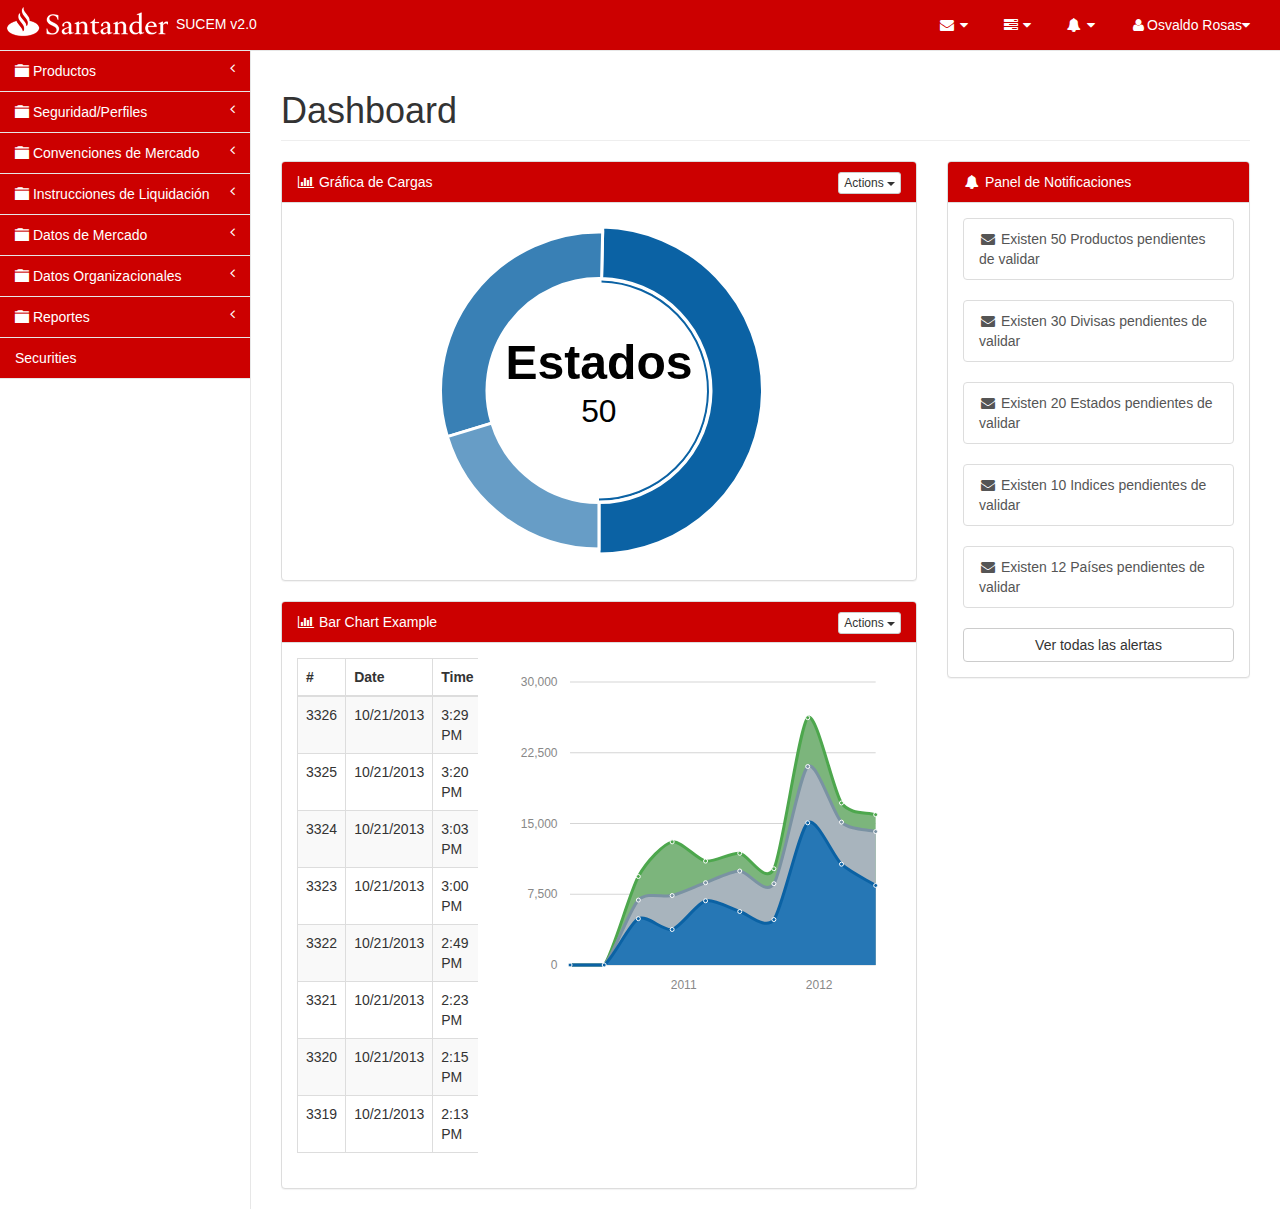
<file: index.html>
<!DOCTYPE html>
<html lang="en">

<head>

    <meta charset="utf-8">
    <meta http-equiv="X-UA-Compatible" content="IE=edge">
    <meta name="viewport" content="width=device-width, initial-scale=1">
    <meta name="description" content="">
    <meta name="author" content="">

    <title>SUCEM v2.0</title>

    <link rel="stylesheet" href="css/sucem.css">

    <!-- Bootstrap Core CSS -->
    <link href="vendor/bootstrap/css/bootstrap.min.css" rel="stylesheet">

    <!-- MetisMenu CSS -->
    <link href="vendor/metisMenu/metisMenu.min.css" rel="stylesheet">

    <!-- Morris Charts CSS -->
    <link href="vendor/morrisjs/morris.css" rel="stylesheet">
    
    <!-- Custom CSS -->
    <link href="dist/css/sb-admin-2.css" rel="stylesheet">

    <!-- Custom Fonts -->
    <link href="vendor/font-awesome/css/font-awesome.min.css" rel="stylesheet" type="text/css">
    
    

    <!-- HTML5 Shim and Respond.js IE8 support of HTML5 elements and media queries -->
    <!-- WARNING: Respond.js doesn't work if you view the page via file:// -->
    <!--[if lt IE 9]>
        <script src="https://oss.maxcdn.com/libs/html5shiv/3.7.0/html5shiv.js"></script>
        <script src="https://oss.maxcdn.com/libs/respond.js/1.4.2/respond.min.js"></script>
    <![endif]-->

</head>

<body>

    <div id="wrapper">

        <!-- Navigation -->
        <nav class="navbar navbar-default navbar-static-top" role="navigation" style="margin-bottom: 0" id="menuSuperior">
            <div class="navbar-header">
                <button type="button" class="navbar-toggle" data-toggle="collapse" data-target=".navbar-collapse">
                    <span class="sr-only">SUCEM</span>
                    <span class="icon-bar"></span>
                    <span class="icon-bar"></span>
                    <span class="icon-bar"></span>
                </button>
<!--                <a class="navbar-brand" href="index.html">SUCEM v2.0</a>-->
                <img src="img/logoTra_select.png" id="logo">
                <a href="index.html" id="test">SUCEM v2.0</a>
            </div>
            <!-- /.navbar-header -->

            <ul class="nav navbar-top-links navbar-right" id="barra_notificaciones">
               
                <li class="dropdown">
                    <a class="dropdown-toggle" data-toggle="dropdown" href="#" id="test">
                        <i class="fa fa-envelope fa-fw"></i> <i class="fa fa-caret-down"></i>
                    </a>
                    <ul class="dropdown-menu dropdown-messages">
                        <li>
                            <a href="#">
                                <div>
                                    <strong>Osvaldo Rosas</strong>
                                    <span class="pull-right text-muted">
                                        <em>Ayer</em>
                                    </span>
                                </div>
                                <div>Lorem ipsum dolor sit amet, consectetur adipiscing elit. Pellentesque eleifend...</div>
                            </a>
                        </li>
                        <li class="divider"></li>
                        <li>
                            <a href="#">
                                <div>
                                    <strong>Mario Unzueta</strong>
                                    <span class="pull-right text-muted">
                                        <em>Ayer</em>
                                    </span>
                                </div>
                                <div>Lorem ipsum dolor sit amet, consectetur adipiscing elit. Pellentesque eleifend...</div>
                            </a>
                        </li>
                        <li class="divider"></li>
                        <li>
                            <a href="#">
                                <div>
                                    <strong>Andrea Sevilla</strong>
                                    <span class="pull-right text-muted">
                                        <em>Hoy</em>
                                    </span>
                                </div>
                                <div>Lorem ipsum dolor sit amet, consectetur adipiscing elit. Pellentesque eleifend...</div>
                            </a>
                        </li>
                        <li class="divider"></li>
                        <li>
                            <a class="text-center" href="#">
                                <strong>Ver todos los mensajes</strong>
                                <i class="fa fa-angle-right"></i>
                            </a>
                        </li>
                    </ul>
                    <!-- /.dropdown-messages -->
                </li>
                <li class="dropdown">
                    <a class="dropdown-toggle" data-toggle="dropdown" href="#" id="test">
                        <i class="fa fa-tasks fa-fw"></i> <i class="fa fa-caret-down"></i>
                    </a>
                    <ul class="dropdown-menu dropdown-tasks">
                        <li>
                            <a href="#">
                                <div>
                                    <p>
                                        <strong>Carga de Productos</strong>
                                    </p>
                                    <div class="progress progress-striped active">
                                        <div class="progress-bar progress-bar-success" role="progressbar" aria-valuenow="40" aria-valuemin="0" aria-valuemax="100" style="width: 40%">
                                            <span class="sr-only">40% Complete (success)</span>
                                        </div>
                                    </div>
                                </div>
                            </a>
                        </li>
                        <li class="divider"></li>
                        <li>
                            <a href="#">
                                <div>
                                    <p>
                                        <strong>Carga de Mercados</strong>
                                    </p>
                                    <div class="progress progress-striped active">
                                        <div class="progress-bar progress-bar-info" role="progressbar" aria-valuenow="20" aria-valuemin="0" aria-valuemax="100" style="width: 20%">
                                            <span class="sr-only">20% Complete</span>
                                        </div>
                                    </div>
                                </div>
                            </a>
                        </li>
                        <li class="divider"></li>
                        <li>
                            <a href="#">
                                <div>
                                    <p>
                                        <strong>Carga Parcial</strong>
                                    </p>
                                    <div class="progress progress-striped active">
                                        <div class="progress-bar progress-bar-warning" role="progressbar" aria-valuenow="60" aria-valuemin="0" aria-valuemax="100" style="width: 60%">
                                            <span class="sr-only">60% Complete (warning)</span>
                                        </div>
                                    </div>
                                </div>
                            </a>
                        </li>
                        <li class="divider"></li>
                        <li>
                            <a href="#">
                                <div>
                                    <p>
                                        <strong>Carga General</strong>
                                    </p>
                                    <div class="progress progress-striped active">
                                        <div class="progress-bar progress-bar-danger" role="progressbar" aria-valuenow="80" aria-valuemin="0" aria-valuemax="100" style="width: 80%">
                                            <span class="sr-only">80% Complete (danger)</span>
                                        </div>
                                    </div>
                                </div>
                            </a>
                        </li>
                        <li class="divider"></li>
                        <li>
                            <a class="text-center" href="#">
                                <strong>Ver todas las tareas</strong>
                                <i class="fa fa-angle-right"></i>
                            </a>
                        </li>
                    </ul>
                    <!-- /.dropdown-tasks -->
                </li>
                <li class="dropdown">
                    <a class="dropdown-toggle" data-toggle="dropdown" href="#" id="test">
                        <i class="fa fa-bell fa-fw"></i> <i class="fa fa-caret-down"></i>
                    </a>
                    <ul class="dropdown-menu dropdown-alerts">
                        <li>
                            <a href="#">
                                <div>
                                    <i class="fa fa-envelope fa-fw"></i> Mensaje Enviado
                                    <span class="pull-right text-muted small">Hace 2 minutos</span>
                                </div>
                            </a>
                        </li>
                        <li class="divider"></li>
                        <li>
                            <a href="#">
                                <div>
                                    <i class="fa fa-envelope fa-fw"></i> Mensaje Enviado
                                    <span class="pull-right text-muted small">Hace 4 minutos</span>
                                </div>
                            </a>
                        </li>
                        
                    </ul>
                    <!-- /.dropdown-alerts -->
                </li>
                <li class="dropdown">
                    <a class="dropdown-toggle" data-toggle="dropdown" href="#" id="test">
                        <i class="fa fa-user fa-fw"></i>Osvaldo Rosas<i class="fa fa-caret-down"></i>
                    </a>
                    <ul class="dropdown-menu dropdown-user">
                        
                        <li><a href="http://www.isban.com/Home"><i class="fa fa-sign-out fa-fw"></i>Salir</a>
                        </li>
                    </ul>
                    <!-- /.dropdown-user -->
                </li>
                <!-- /.dropdown -->
            </ul>
            <!-- /.navbar-top-links -->

            <div class="navbar-default sidebar" role="navigation" id="barra_navegacion" style="background:red">
                <div class="sidebar-nav navbar-collapse" >
                    <ul class="nav" id="side-menu">
                        <li>
                            <a href="#" id="test"><span class="glyphicon glyphicon-folder-close"></span> Productos<span class="fa arrow"></span></a>
                            <ul class="nav nav-second-level">
                                <li >
                                    <a href="#" id="test">Mercados</a>
                                </li>
                                <li id="test">
                                    <a href="productos.html" id="test">Productos</a>
                                </li>
                                <li >
                                    <a href="#" id="test">Tipos de Productos</a>
                                </li>
                                
                            </ul>
                            <!-- /.nav-second-level -->
                        </li>
                        <li>
                            <a href="#" id="test"><span class="glyphicon glyphicon-folder-close"></span> Seguridad/Perfiles<span class="fa arrow"></span></a>
                            <ul class="nav nav-second-level">
                                
                                <li>
                                    <a href="#" id="test"><span class="glyphicon glyphicon-folder-close"></span> Seguridad Informatica<span class="fa arrow"></span></a>
                                    <ul class="nav nav-third-level">
                                        <li>
                                            <a href="#" id="test">Administrador SuCem</a>
                                        </li>
                                        <li>
                                            <a href="#" id="test">Consulta</a>
                                        </li>
                                        <li>
                                            <a href="#" id="test">Validación</a>
                                        </li>
                                        <li>
                                            <a href="#" id="test">Captura</a>
                                        </li>
                                    </ul>
                                    <!-- /.nav-third-level -->
                                </li>
                            </ul>
                            <!-- /.nav-second-level -->
                        </li>
                        <li>
                            <a href="#" id="test"><span class="glyphicon glyphicon-folder-close"></span> Convenciones de Mercado<span class="fa arrow"></span></a>
                            <ul class="nav nav-second-level">
                                <li >
                                    <a href="#" id="test">Zona/Geografía</a>
                                </li>
                                <li >
                                    <a href="#" id="test">Países</a>
                                </li>
                                <li >
                                    <a href="#" id="test">Estados</a>
                                </li>
                                <li >
                                    <a href="#" id="test">Ciudades</a>
                                </li>
                                <li>
                                    <a href="#" id="test">Pares Divisas</a>
                                </li>
                                <li>
                                    <a href="#" id="test">Calendarios Simples y Compuestos</a>
                                </li>
                                <li>
                                    <a href="#" id="test">Divisas</a>
                                </li>
                                <li>
                                    <a href="#" id="test">Periodo Estándar</a>
                                </li>
                                <li>
                                    <a href="#" id="test">Base de Cálculo</a>
                                </li>
                                <li>
                                    <a href="#" id="test">Índices</a>
                                </li>
                                <li>
                                    <a href="#" id="test">Curvas del Vector</a>
                                </li>
                            </ul>
                            <!-- /.nav-second-level -->
                        </li>
                        <li>
                            <a href="#" id="test"><span class="glyphicon glyphicon-folder-close"></span> Instrucciones de Liquidación <span class="fa arrow"></span></a>
                            <ul class="nav nav-second-level">
                                <li >
                                    <a href="#" id="test">Medios de Pago</a>
                                </li>
                                <li >
                                    <a href="#" id="test">Tipos de Liquidación</a>
                                </li>
                                <li >
                                    <a href="#" id="test">Cámara de Liquidación</a>
                                </li>
                                
                            </ul>
                            <!-- /.nav-second-level -->
                        </li>
                        <li>
                            <a href="#" id="test"><span class="glyphicon glyphicon-folder-close"></span> Datos de Mercado <span class="fa arrow"></span></a>
                            <ul class="nav nav-second-level">
                                <li >
                                    <a href="#" id="test">Tasas</a>
                                </li>
                                <li >
                                    <a href="#" id="test">Catálogo de Equivalencias PIP</a>
                                </li>
                                <li >
                                    <a href="#" id="test">Vectores</a>
                                </li>
                                <li >
                                    <a href="#" id="test">Tipos de Cambio</a>
                                </li>
                            </ul>
                            <!-- /.nav-second-level -->
                        </li>
                        <li>
                            <a href="#" id="test"><span class="glyphicon glyphicon-folder-close"></span> Datos Organizacionales<span class="fa arrow"></span></a>
                            <ul class="nav nav-second-level">
                                <li >
                                    <a href="#" id="test">Entidades</a>
                                </li>
                                <li >
                                    <a href="#" id="test">Portafolios</a>
                                </li>
                            </ul>
                            <!-- /.nav-second-level -->
                        </li>
                        <li>
                            <a href="#" id="test"><span class="glyphicon glyphicon-folder-close"></span> Reportes<span class="fa arrow"></span></a>
                            <ul class="nav nav-second-level">
                                <li >
                                    <a href="#" id="test">Convenciones de Mercado (Excel - PDF)</a>
                                </li>
                                <li >
                                    <a href="#" id="test">Productos (Excel – PDF)</a>
                                </li>
                                <li >
                                    <a href="#" id="test">Securities (Excel – PDF)</a>
                                </li>
                                <li >
                                    <a href="#" id="test">Datos de Mercado (Excel – PDF)</a>
                                </li>
                                <li >
                                    <a href="#" id="test">Datos Organizaciones (Excel – PDF)</a>
                                </li>
                                <li >
                                    <a href="#" id="test">Instrucciones de Liquidación (Excel – PDF)</a>
                                </li>
                            </ul>
                            <!-- /.nav-second-level -->
                        </li>
                        <li>
                            <a href="#" id="test">Securities</a>
                        </li>
                    </ul>
                </div>
                <!-- /.sidebar-collapse -->
                <!-- /.sidebar-collapse -->
            </div>
            <!-- /.navbar-static-side -->
        </nav>

        <!-- Page Content -->
        <div id="page-wrapper">
            <div class="row">
                <div class="col-lg-12">
                    <h1 class="page-header">Dashboard</h1>
                </div>
                <!-- /.col-lg-12 -->
            </div>
            <!-- /.row -->
            <div class="row">
                <div class="col-lg-8">
                    <div class="panel panel-default">
                        <div class="panel-heading" id="test">
                            <i class="fa fa-bar-chart-o fa-fw"></i> Gráfica de Cargas
                            <div class="pull-right">
                                <div class="btn-group">
                                    <button type="button" class="btn btn-default btn-xs dropdown-toggle" data-toggle="dropdown">
                                        Actions
                                        <span class="caret"></span>
                                    </button>
                                    <ul class="dropdown-menu pull-right" role="menu">
                                        <li><a href="#">Action</a>
                                        </li>
                                        <li><a href="#">Another action</a>
                                        </li>
                                        <li><a href="#">Something else here</a>
                                        </li>
                                        <li class="divider"></li>
                                        <li><a href="#">Separated link</a>
                                        </li>
                                    </ul>
                                </div>
                            </div>
                        </div>
                        <!-- /.panel-heading -->
                        <div class="panel-body">
                            <div id="morris-donut-chart"></div>
                        </div>
                        <!-- /.panel-body -->
                    </div>
                    <!-- /.panel -->
                    <div class="panel panel-default">
                        <div class="panel-heading" id="test">
                            <i class="fa fa-bar-chart-o fa-fw"></i> Bar Chart Example
                            <div class="pull-right">
                                <div class="btn-group">
                                    <button type="button" class="btn btn-default btn-xs dropdown-toggle" data-toggle="dropdown">
                                        Actions
                                        <span class="caret"></span>
                                    </button>
                                    <ul class="dropdown-menu pull-right" role="menu">
                                        <li><a href="#">Action</a>
                                        </li>
                                        <li><a href="#">Another action</a>
                                        </li>
                                        <li><a href="#">Something else here</a>
                                        </li>
                                        <li class="divider"></li>
                                        <li><a href="#">Separated link</a>
                                        </li>
                                    </ul>
                                </div>
                            </div>
                        </div>
                        <!-- /.panel-heading -->
                        <div class="panel-body">
                            <div class="row">
                                <div class="col-lg-4">
                                    <div class="table-responsive">
                                        <table class="table table-bordered table-hover table-striped">
                                            <thead>
                                                <tr>
                                                    <th>#</th>
                                                    <th>Date</th>
                                                    <th>Time</th>
                                                    <th>Amount</th>
                                                </tr>
                                            </thead>
                                            <tbody>
                                                <tr>
                                                    <td>3326</td>
                                                    <td>10/21/2013</td>
                                                    <td>3:29 PM</td>
                                                    <td>$321.33</td>
                                                </tr>
                                                <tr>
                                                    <td>3325</td>
                                                    <td>10/21/2013</td>
                                                    <td>3:20 PM</td>
                                                    <td>$234.34</td>
                                                </tr>
                                                <tr>
                                                    <td>3324</td>
                                                    <td>10/21/2013</td>
                                                    <td>3:03 PM</td>
                                                    <td>$724.17</td>
                                                </tr>
                                                <tr>
                                                    <td>3323</td>
                                                    <td>10/21/2013</td>
                                                    <td>3:00 PM</td>
                                                    <td>$23.71</td>
                                                </tr>
                                                <tr>
                                                    <td>3322</td>
                                                    <td>10/21/2013</td>
                                                    <td>2:49 PM</td>
                                                    <td>$8345.23</td>
                                                </tr>
                                                <tr>
                                                    <td>3321</td>
                                                    <td>10/21/2013</td>
                                                    <td>2:23 PM</td>
                                                    <td>$245.12</td>
                                                </tr>
                                                <tr>
                                                    <td>3320</td>
                                                    <td>10/21/2013</td>
                                                    <td>2:15 PM</td>
                                                    <td>$5663.54</td>
                                                </tr>
                                                <tr>
                                                    <td>3319</td>
                                                    <td>10/21/2013</td>
                                                    <td>2:13 PM</td>
                                                    <td>$943.45</td>
                                                </tr>
                                            </tbody>
                                        </table>
                                    </div>
                                    <!-- /.table-responsive -->
                                </div>
                                <!-- /.col-lg-4 (nested) -->
                                <div class="col-lg-8">
                                    <div id="morris-area-chart"></div>
                                </div>
                                <!-- /.col-lg-8 (nested) -->
                            </div>
                            <!-- /.row -->
                        </div>
                        <!-- /.panel-body -->
                    </div>
                                    </div>
                <!-- /.col-lg-8 -->
                <div class="col-lg-4">
                    <div class="panel panel-default">
                        <div class="panel-heading" id="test">
                            <i class="fa fa-bell fa-fw"></i> Panel de Notificaciones
                        </div>
                        <!-- /.panel-heading -->
                        <div class="panel-body">
                            <div class="list-group">
                                <a href="#" class="list-group-item">
                                    <i class="fa fa-envelope fa-fw"></i> Existen 50 Productos pendientes de validar
                                    <span class="pull-right text-muted small">
                                    </span>
                                </a>
                            </div>
                            <div class="list-group">
                                <a href="#" class="list-group-item">
                                    <i class="fa fa-envelope fa-fw"></i> Existen 30 Divisas pendientes de validar
                                    <span class="pull-right text-muted small">
                                    </span>
                                </a>
                            </div>
                            <div class="list-group">
                                <a href="#" class="list-group-item">
                                    <i class="fa fa-envelope fa-fw"></i> Existen 20 Estados pendientes de validar
                                    <span class="pull-right text-muted small">
                                    </span>
                                </a>
                            </div>
                            <div class="list-group">
                                <a href="#" class="list-group-item">
                                    <i class="fa fa-envelope fa-fw"></i> Existen 10 Indices pendientes de validar
                                    <span class="pull-right text-muted small">
                                    </span>
                                </a>
                            </div>
                            <div class="list-group">
                                <a href="#" class="list-group-item">
                                    <i class="fa fa-envelope fa-fw"></i> Existen 12 Países pendientes de validar
                                    <span class="pull-right text-muted small">
                                    </span>
                                </a>
                            </div>
                            <!-- /.list-group -->
                            <a href="#" class="btn btn-default btn-block">Ver todas las alertas</a>
                        </div>
                        <!-- /.panel-body -->
                    </div>
                    <!-- /.panel -->
                    
                </div>
                <!-- /.col-lg-4 -->
            </div>
            <!-- /.row -->
        </div>
        <!-- /#page-wrapper -->

    </div>
    <!-- /#wrapper -->

    <!-- jQuery -->
    <script src="vendor/jquery/jquery.min.js"></script>

    <!-- Bootstrap Core JavaScript -->
    <script src="vendor/bootstrap/js/bootstrap.min.js"></script>

    <!-- Metis Menu Plugin JavaScript -->
    <script src="vendor/metisMenu/metisMenu.min.js"></script>

    <!-- Custom Theme JavaScript -->
    <script src="dist/js/sb-admin-2.js"></script>
    
    <!-- JC Script -->
    <script type="text/javascript" src="js/functions.js"></script>
    
     <!-- Morris Charts JavaScript -->
    <script src="vendor/raphael/raphael.min.js"></script>
    <script src="vendor/morrisjs/morris.min.js"></script>
    <script src="data/morris-data.js"></script>
    
</body>

</html>
</file>
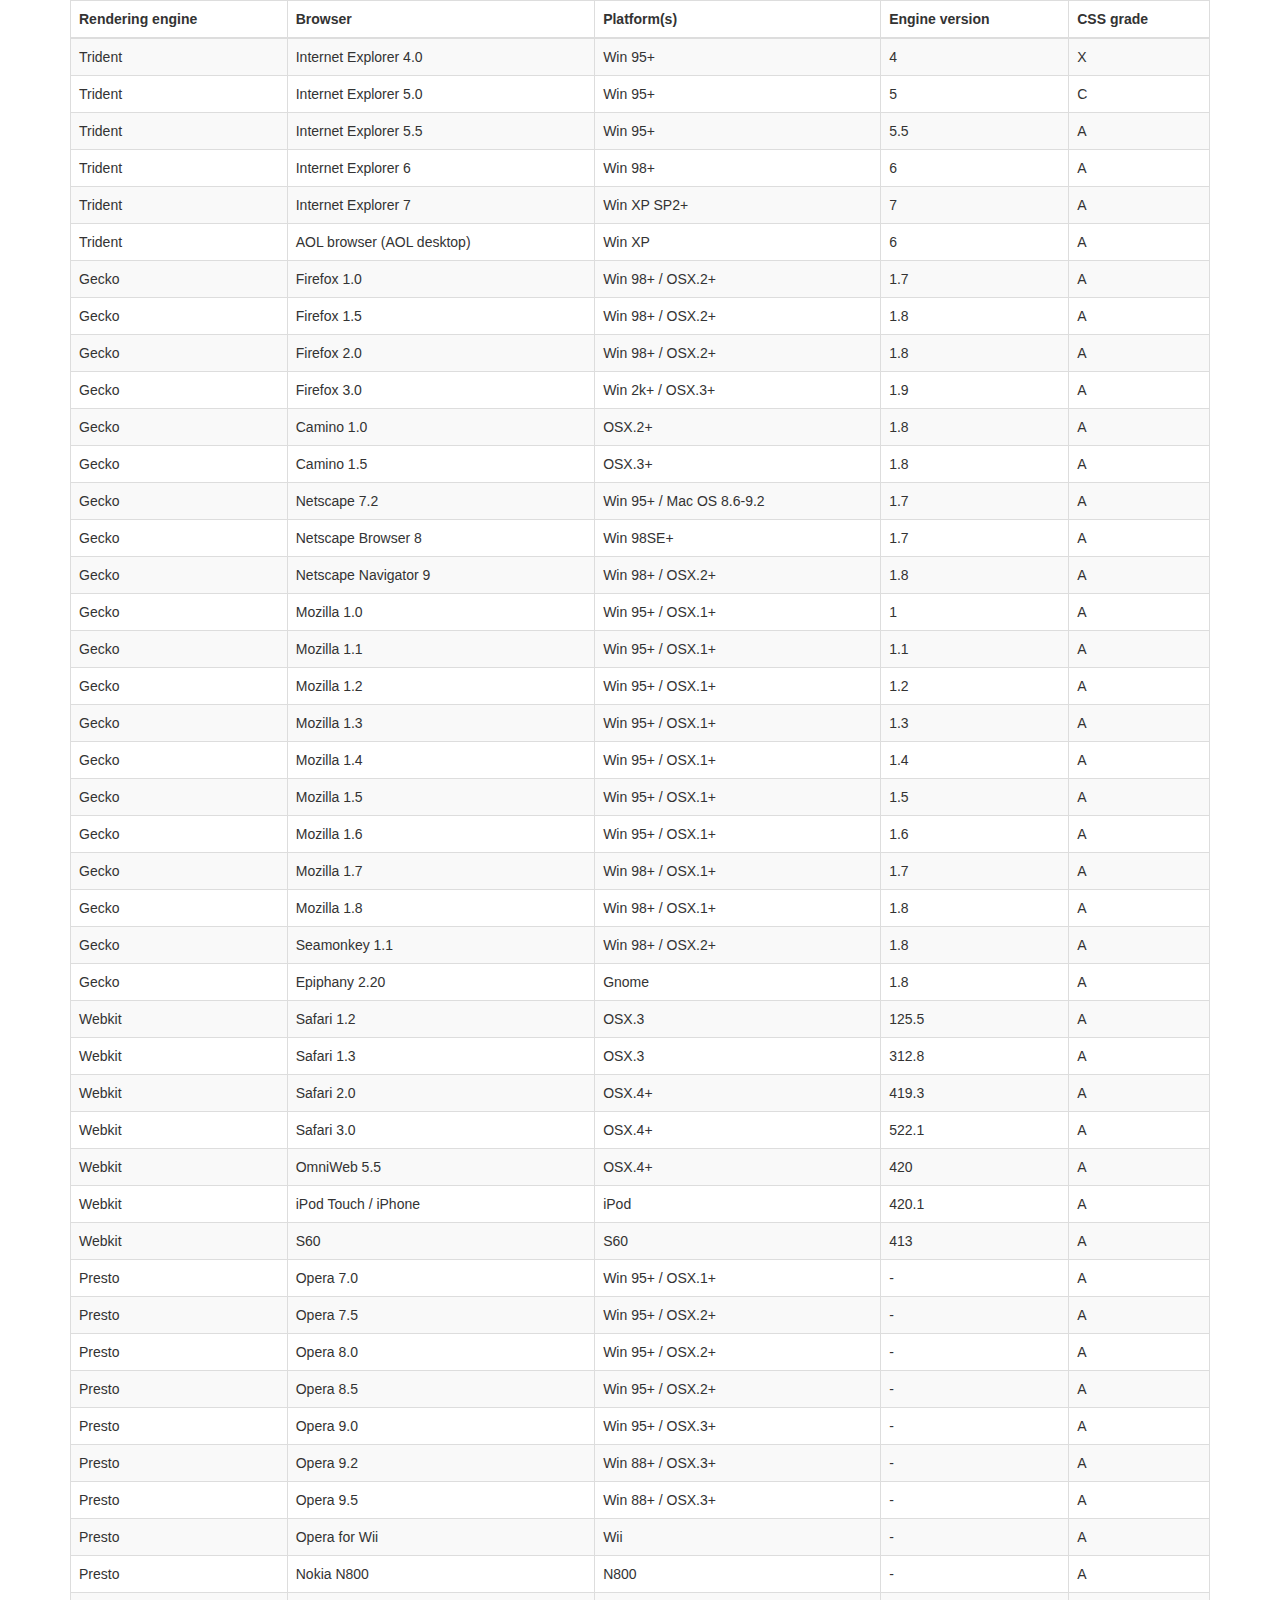
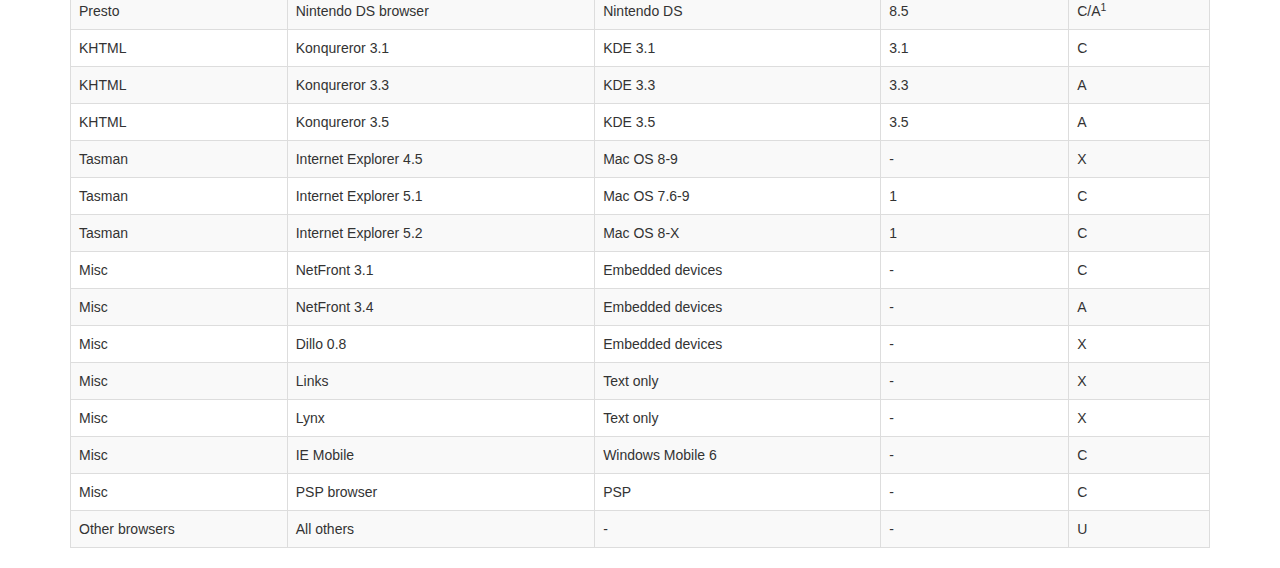
<file: vendor/datatables-plugins/index.html>
<!DOCTYPE HTML PUBLIC "-//W3C//DTD HTML 4.01//EN" "http://www.w3.org/TR/html4/strict.dtd">
<html>
	<head>
		<meta http-equiv="content-type" content="text/html; charset=utf-8" />
		
		<title>DataTables Bootstrap 3 example</title>

		<link rel="stylesheet" type="text/css" href="//maxcdn.bootstrapcdn.com/bootstrap/3.3.0/css/bootstrap.min.css">
		<link rel="stylesheet" type="text/css" href="dataTables.bootstrap.css">

		<script type="text/javascript" language="javascript" src="//code.jquery.com/jquery-1.11.1.min.js"></script>
		<script type="text/javascript" language="javascript" src="//cdn.datatables.net/1.10.3/js/jquery.dataTables.min.js"></script>
		<script type="text/javascript" language="javascript" src="dataTables.bootstrap.js"></script>
		<script type="text/javascript" charset="utf-8">
			$(document).ready(function() {
				$('#example').dataTable();
			} );
		</script>
	</head>
	<body>
		<div class="container">
			
<table cellpadding="0" cellspacing="0" border="0" class="table table-striped table-bordered" id="example">
	<thead>
		<tr>
			<th>Rendering engine</th>
			<th>Browser</th>
			<th>Platform(s)</th>
			<th>Engine version</th>
			<th>CSS grade</th>
		</tr>
	</thead>
	<tbody>
		<tr class="odd gradeX">
			<td>Trident</td>
			<td>Internet
				 Explorer 4.0</td>
			<td>Win 95+</td>
			<td class="center"> 4</td>
			<td class="center">X</td>
		</tr>
		<tr class="even gradeC">
			<td>Trident</td>
			<td>Internet
				 Explorer 5.0</td>
			<td>Win 95+</td>
			<td class="center">5</td>
			<td class="center">C</td>
		</tr>
		<tr class="odd gradeA">
			<td>Trident</td>
			<td>Internet
				 Explorer 5.5</td>
			<td>Win 95+</td>
			<td class="center">5.5</td>
			<td class="center">A</td>
		</tr>
		<tr class="even gradeA">
			<td>Trident</td>
			<td>Internet
				 Explorer 6</td>
			<td>Win 98+</td>
			<td class="center">6</td>
			<td class="center">A</td>
		</tr>
		<tr class="odd gradeA">
			<td>Trident</td>
			<td>Internet Explorer 7</td>
			<td>Win XP SP2+</td>
			<td class="center">7</td>
			<td class="center">A</td>
		</tr>
		<tr class="even gradeA">
			<td>Trident</td>
			<td>AOL browser (AOL desktop)</td>
			<td>Win XP</td>
			<td class="center">6</td>
			<td class="center">A</td>
		</tr>
		<tr class="gradeA">
			<td>Gecko</td>
			<td>Firefox 1.0</td>
			<td>Win 98+ / OSX.2+</td>
			<td class="center">1.7</td>
			<td class="center">A</td>
		</tr>
		<tr class="gradeA">
			<td>Gecko</td>
			<td>Firefox 1.5</td>
			<td>Win 98+ / OSX.2+</td>
			<td class="center">1.8</td>
			<td class="center">A</td>
		</tr>
		<tr class="gradeA">
			<td>Gecko</td>
			<td>Firefox 2.0</td>
			<td>Win 98+ / OSX.2+</td>
			<td class="center">1.8</td>
			<td class="center">A</td>
		</tr>
		<tr class="gradeA">
			<td>Gecko</td>
			<td>Firefox 3.0</td>
			<td>Win 2k+ / OSX.3+</td>
			<td class="center">1.9</td>
			<td class="center">A</td>
		</tr>
		<tr class="gradeA">
			<td>Gecko</td>
			<td>Camino 1.0</td>
			<td>OSX.2+</td>
			<td class="center">1.8</td>
			<td class="center">A</td>
		</tr>
		<tr class="gradeA">
			<td>Gecko</td>
			<td>Camino 1.5</td>
			<td>OSX.3+</td>
			<td class="center">1.8</td>
			<td class="center">A</td>
		</tr>
		<tr class="gradeA">
			<td>Gecko</td>
			<td>Netscape 7.2</td>
			<td>Win 95+ / Mac OS 8.6-9.2</td>
			<td class="center">1.7</td>
			<td class="center">A</td>
		</tr>
		<tr class="gradeA">
			<td>Gecko</td>
			<td>Netscape Browser 8</td>
			<td>Win 98SE+</td>
			<td class="center">1.7</td>
			<td class="center">A</td>
		</tr>
		<tr class="gradeA">
			<td>Gecko</td>
			<td>Netscape Navigator 9</td>
			<td>Win 98+ / OSX.2+</td>
			<td class="center">1.8</td>
			<td class="center">A</td>
		</tr>
		<tr class="gradeA">
			<td>Gecko</td>
			<td>Mozilla 1.0</td>
			<td>Win 95+ / OSX.1+</td>
			<td class="center">1</td>
			<td class="center">A</td>
		</tr>
		<tr class="gradeA">
			<td>Gecko</td>
			<td>Mozilla 1.1</td>
			<td>Win 95+ / OSX.1+</td>
			<td class="center">1.1</td>
			<td class="center">A</td>
		</tr>
		<tr class="gradeA">
			<td>Gecko</td>
			<td>Mozilla 1.2</td>
			<td>Win 95+ / OSX.1+</td>
			<td class="center">1.2</td>
			<td class="center">A</td>
		</tr>
		<tr class="gradeA">
			<td>Gecko</td>
			<td>Mozilla 1.3</td>
			<td>Win 95+ / OSX.1+</td>
			<td class="center">1.3</td>
			<td class="center">A</td>
		</tr>
		<tr class="gradeA">
			<td>Gecko</td>
			<td>Mozilla 1.4</td>
			<td>Win 95+ / OSX.1+</td>
			<td class="center">1.4</td>
			<td class="center">A</td>
		</tr>
		<tr class="gradeA">
			<td>Gecko</td>
			<td>Mozilla 1.5</td>
			<td>Win 95+ / OSX.1+</td>
			<td class="center">1.5</td>
			<td class="center">A</td>
		</tr>
		<tr class="gradeA">
			<td>Gecko</td>
			<td>Mozilla 1.6</td>
			<td>Win 95+ / OSX.1+</td>
			<td class="center">1.6</td>
			<td class="center">A</td>
		</tr>
		<tr class="gradeA">
			<td>Gecko</td>
			<td>Mozilla 1.7</td>
			<td>Win 98+ / OSX.1+</td>
			<td class="center">1.7</td>
			<td class="center">A</td>
		</tr>
		<tr class="gradeA">
			<td>Gecko</td>
			<td>Mozilla 1.8</td>
			<td>Win 98+ / OSX.1+</td>
			<td class="center">1.8</td>
			<td class="center">A</td>
		</tr>
		<tr class="gradeA">
			<td>Gecko</td>
			<td>Seamonkey 1.1</td>
			<td>Win 98+ / OSX.2+</td>
			<td class="center">1.8</td>
			<td class="center">A</td>
		</tr>
		<tr class="gradeA">
			<td>Gecko</td>
			<td>Epiphany 2.20</td>
			<td>Gnome</td>
			<td class="center">1.8</td>
			<td class="center">A</td>
		</tr>
		<tr class="gradeA">
			<td>Webkit</td>
			<td>Safari 1.2</td>
			<td>OSX.3</td>
			<td class="center">125.5</td>
			<td class="center">A</td>
		</tr>
		<tr class="gradeA">
			<td>Webkit</td>
			<td>Safari 1.3</td>
			<td>OSX.3</td>
			<td class="center">312.8</td>
			<td class="center">A</td>
		</tr>
		<tr class="gradeA">
			<td>Webkit</td>
			<td>Safari 2.0</td>
			<td>OSX.4+</td>
			<td class="center">419.3</td>
			<td class="center">A</td>
		</tr>
		<tr class="gradeA">
			<td>Webkit</td>
			<td>Safari 3.0</td>
			<td>OSX.4+</td>
			<td class="center">522.1</td>
			<td class="center">A</td>
		</tr>
		<tr class="gradeA">
			<td>Webkit</td>
			<td>OmniWeb 5.5</td>
			<td>OSX.4+</td>
			<td class="center">420</td>
			<td class="center">A</td>
		</tr>
		<tr class="gradeA">
			<td>Webkit</td>
			<td>iPod Touch / iPhone</td>
			<td>iPod</td>
			<td class="center">420.1</td>
			<td class="center">A</td>
		</tr>
		<tr class="gradeA">
			<td>Webkit</td>
			<td>S60</td>
			<td>S60</td>
			<td class="center">413</td>
			<td class="center">A</td>
		</tr>
		<tr class="gradeA">
			<td>Presto</td>
			<td>Opera 7.0</td>
			<td>Win 95+ / OSX.1+</td>
			<td class="center">-</td>
			<td class="center">A</td>
		</tr>
		<tr class="gradeA">
			<td>Presto</td>
			<td>Opera 7.5</td>
			<td>Win 95+ / OSX.2+</td>
			<td class="center">-</td>
			<td class="center">A</td>
		</tr>
		<tr class="gradeA">
			<td>Presto</td>
			<td>Opera 8.0</td>
			<td>Win 95+ / OSX.2+</td>
			<td class="center">-</td>
			<td class="center">A</td>
		</tr>
		<tr class="gradeA">
			<td>Presto</td>
			<td>Opera 8.5</td>
			<td>Win 95+ / OSX.2+</td>
			<td class="center">-</td>
			<td class="center">A</td>
		</tr>
		<tr class="gradeA">
			<td>Presto</td>
			<td>Opera 9.0</td>
			<td>Win 95+ / OSX.3+</td>
			<td class="center">-</td>
			<td class="center">A</td>
		</tr>
		<tr class="gradeA">
			<td>Presto</td>
			<td>Opera 9.2</td>
			<td>Win 88+ / OSX.3+</td>
			<td class="center">-</td>
			<td class="center">A</td>
		</tr>
		<tr class="gradeA">
			<td>Presto</td>
			<td>Opera 9.5</td>
			<td>Win 88+ / OSX.3+</td>
			<td class="center">-</td>
			<td class="center">A</td>
		</tr>
		<tr class="gradeA">
			<td>Presto</td>
			<td>Opera for Wii</td>
			<td>Wii</td>
			<td class="center">-</td>
			<td class="center">A</td>
		</tr>
		<tr class="gradeA">
			<td>Presto</td>
			<td>Nokia N800</td>
			<td>N800</td>
			<td class="center">-</td>
			<td class="center">A</td>
		</tr>
		<tr class="gradeA">
			<td>Presto</td>
			<td>Nintendo DS browser</td>
			<td>Nintendo DS</td>
			<td class="center">8.5</td>
			<td class="center">C/A<sup>1</sup></td>
		</tr>
		<tr class="gradeC">
			<td>KHTML</td>
			<td>Konqureror 3.1</td>
			<td>KDE 3.1</td>
			<td class="center">3.1</td>
			<td class="center">C</td>
		</tr>
		<tr class="gradeA">
			<td>KHTML</td>
			<td>Konqureror 3.3</td>
			<td>KDE 3.3</td>
			<td class="center">3.3</td>
			<td class="center">A</td>
		</tr>
		<tr class="gradeA">
			<td>KHTML</td>
			<td>Konqureror 3.5</td>
			<td>KDE 3.5</td>
			<td class="center">3.5</td>
			<td class="center">A</td>
		</tr>
		<tr class="gradeX">
			<td>Tasman</td>
			<td>Internet Explorer 4.5</td>
			<td>Mac OS 8-9</td>
			<td class="center">-</td>
			<td class="center">X</td>
		</tr>
		<tr class="gradeC">
			<td>Tasman</td>
			<td>Internet Explorer 5.1</td>
			<td>Mac OS 7.6-9</td>
			<td class="center">1</td>
			<td class="center">C</td>
		</tr>
		<tr class="gradeC">
			<td>Tasman</td>
			<td>Internet Explorer 5.2</td>
			<td>Mac OS 8-X</td>
			<td class="center">1</td>
			<td class="center">C</td>
		</tr>
		<tr class="gradeA">
			<td>Misc</td>
			<td>NetFront 3.1</td>
			<td>Embedded devices</td>
			<td class="center">-</td>
			<td class="center">C</td>
		</tr>
		<tr class="gradeA">
			<td>Misc</td>
			<td>NetFront 3.4</td>
			<td>Embedded devices</td>
			<td class="center">-</td>
			<td class="center">A</td>
		</tr>
		<tr class="gradeX">
			<td>Misc</td>
			<td>Dillo 0.8</td>
			<td>Embedded devices</td>
			<td class="center">-</td>
			<td class="center">X</td>
		</tr>
		<tr class="gradeX">
			<td>Misc</td>
			<td>Links</td>
			<td>Text only</td>
			<td class="center">-</td>
			<td class="center">X</td>
		</tr>
		<tr class="gradeX">
			<td>Misc</td>
			<td>Lynx</td>
			<td>Text only</td>
			<td class="center">-</td>
			<td class="center">X</td>
		</tr>
		<tr class="gradeC">
			<td>Misc</td>
			<td>IE Mobile</td>
			<td>Windows Mobile 6</td>
			<td class="center">-</td>
			<td class="center">C</td>
		</tr>
		<tr class="gradeC">
			<td>Misc</td>
			<td>PSP browser</td>
			<td>PSP</td>
			<td class="center">-</td>
			<td class="center">C</td>
		</tr>
		<tr class="gradeU">
			<td>Other browsers</td>
			<td>All others</td>
			<td>-</td>
			<td class="center">-</td>
			<td class="center">U</td>
		</tr>
	</tbody>
</table>
			
		</div>
	</body>
</html>
</file>
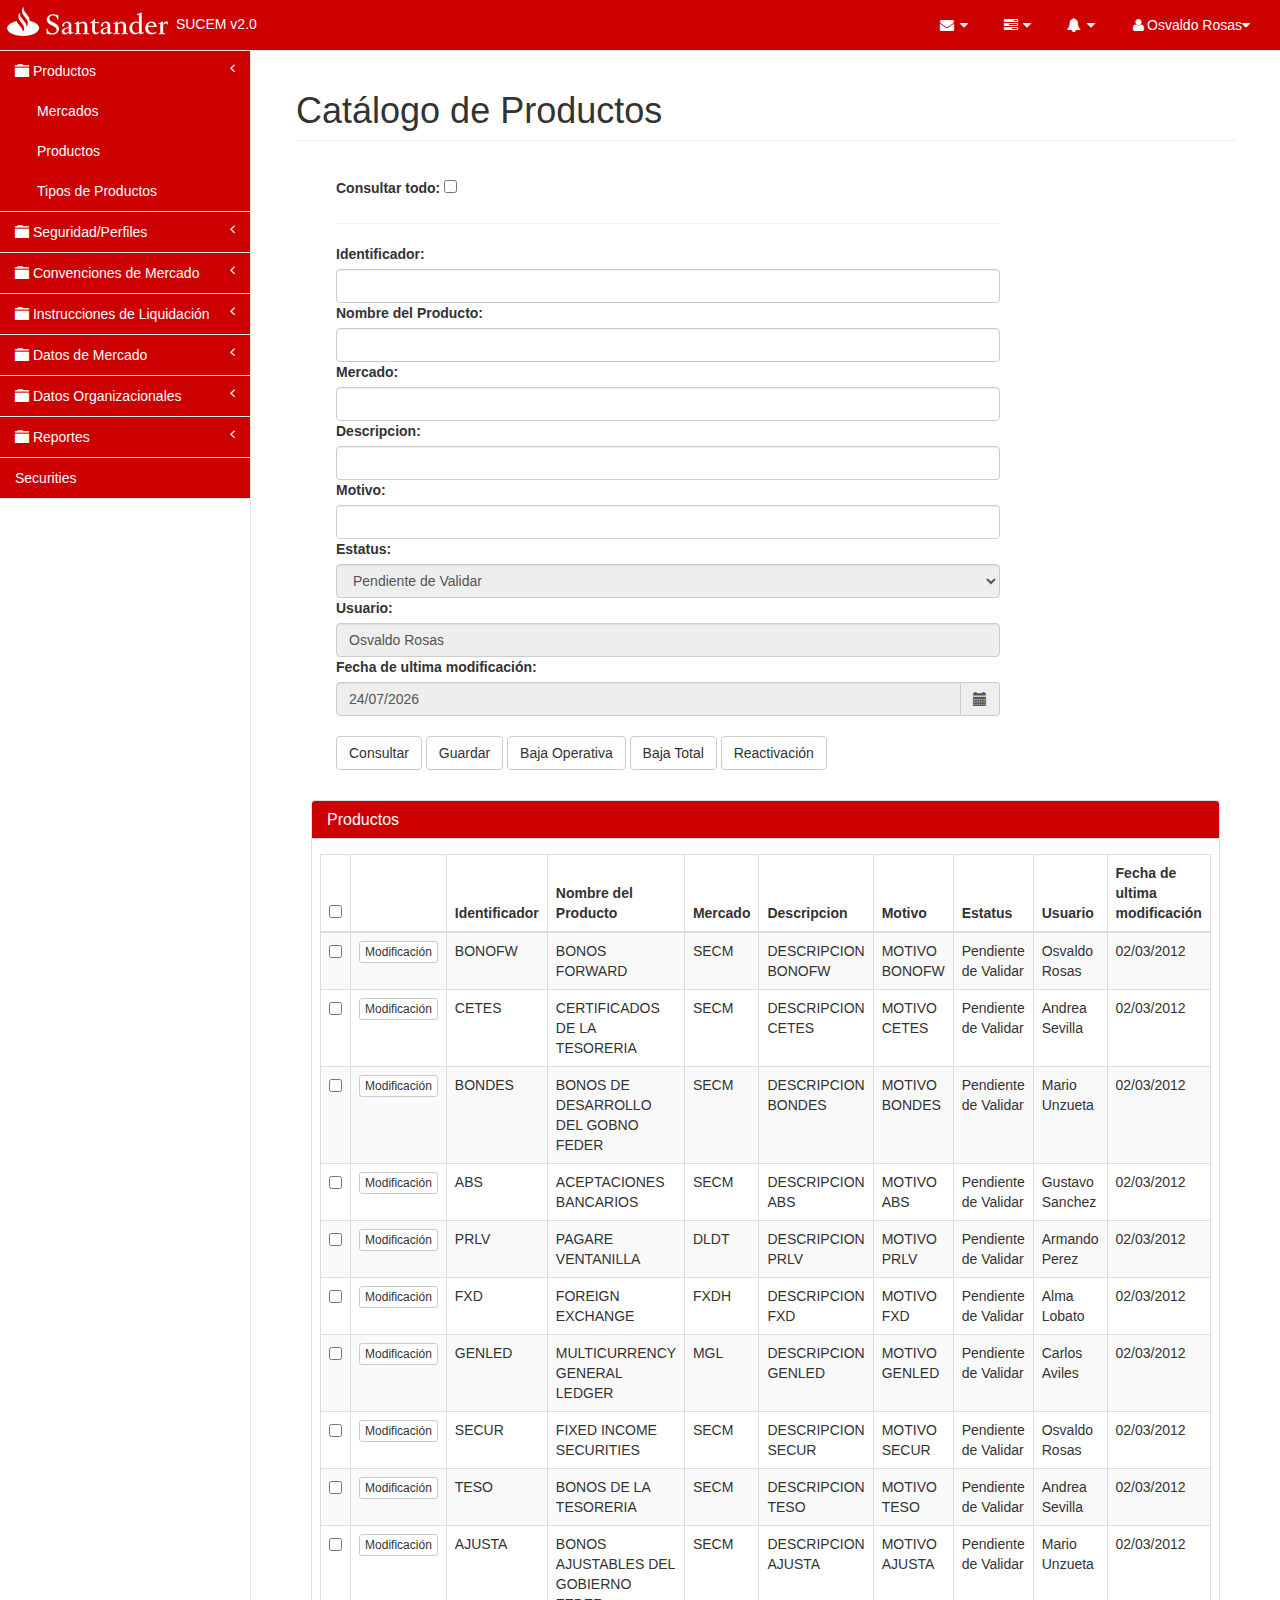
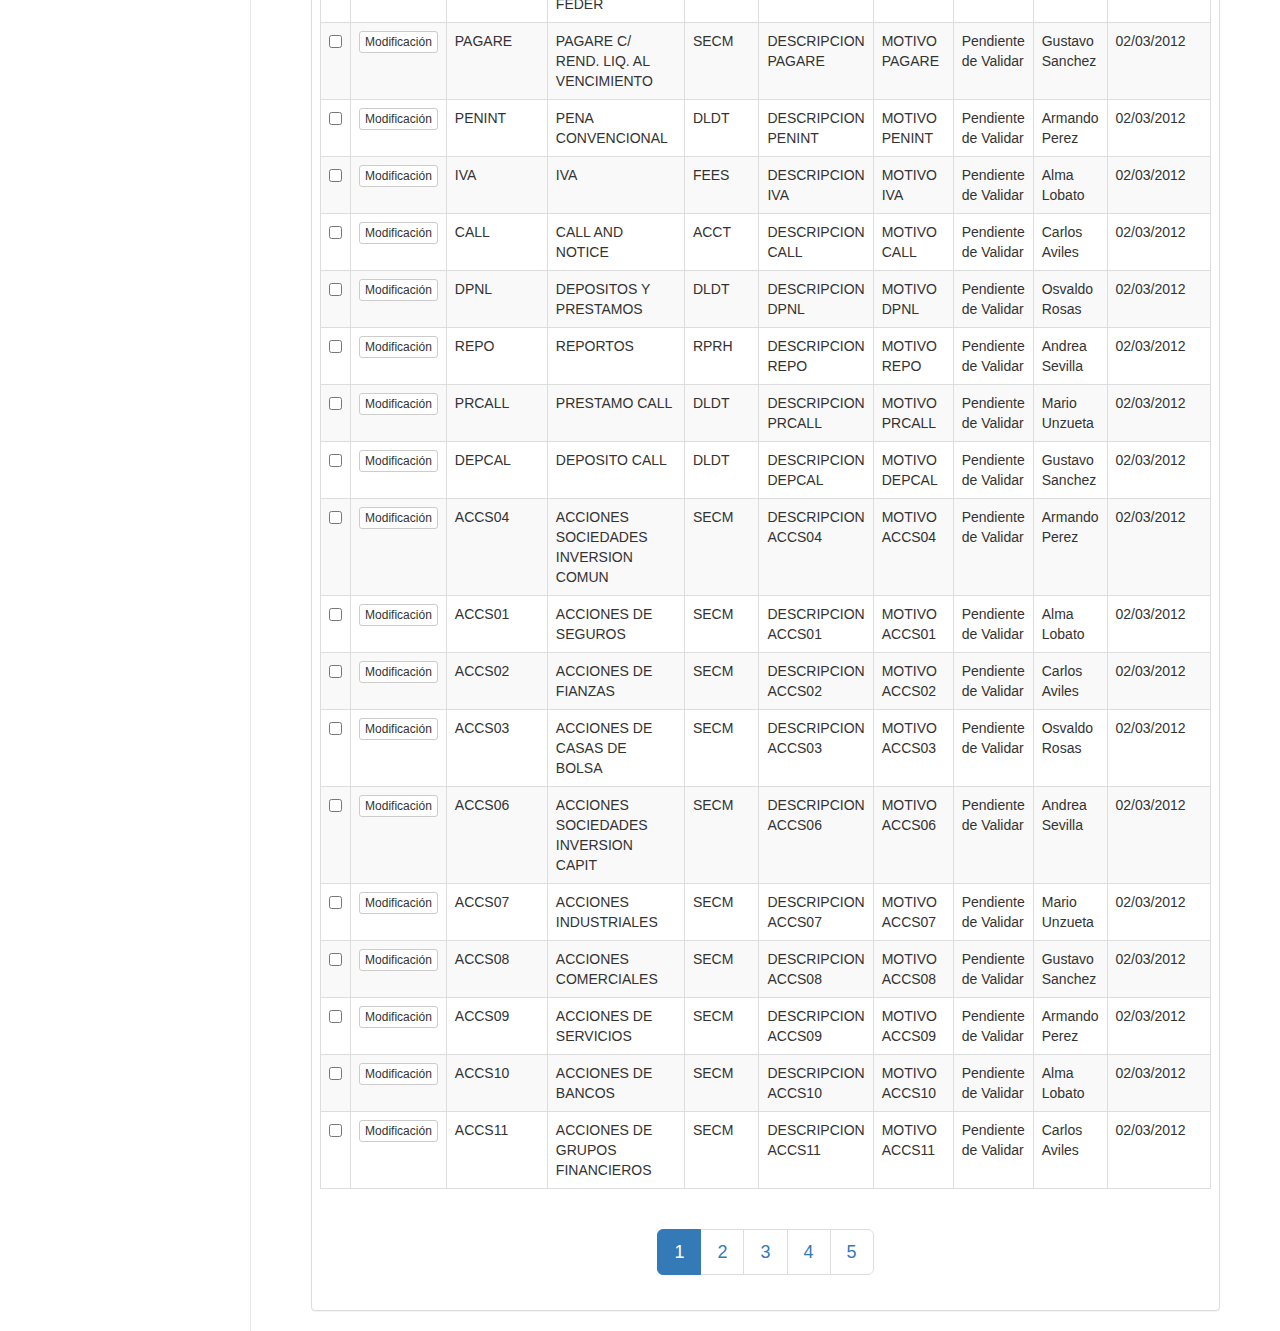
<file: productos.html>
<!DOCTYPE html>
<html lang="en">

<head>

    <meta charset="utf-8">
    <meta http-equiv="X-UA-Compatible" content="IE=edge">
    <meta name="viewport" content="width=device-width, initial-scale=1">
    <meta name="description" content="">
    <meta name="author" content="">

    <title>SUCEM v2.0</title>

    
    <link rel="stylesheet" href="css/sucem.css">

    <link rel="stylesheet" href="css/sucem.css">

    <!-- Bootstrap Core CSS -->
    <link href="vendor/bootstrap/css/bootstrap.min.css" rel="stylesheet">

    <!-- MetisMenu CSS -->
    <link href="vendor/metisMenu/metisMenu.min.css" rel="stylesheet">

    <!-- Custom CSS -->
    <link href="dist/css/sb-admin-2.css" rel="stylesheet">

    <!-- Custom Fonts -->
    <link href="vendor/font-awesome/css/font-awesome.min.css" rel="stylesheet" type="text/css">
    
    <!-- Datepicker -->
<!--    <link href="css/bootstrap-datepicker.css" rel="stylesheet">-->

    <!-- HTML5 Shim and Respond.js IE8 support of HTML5 elements and media queries -->
    <!-- WARNING: Respond.js doesn't work if you view the page via file:// -->
    <!--[if lt IE 9]>
        <script src="https://oss.maxcdn.com/libs/html5shiv/3.7.0/html5shiv.js"></script>
        <script src="https://oss.maxcdn.com/libs/respond.js/1.4.2/respond.min.js"></script>
    <![endif]-->

</head>

<body>

    <div id="wrapper">

        <!-- Navigation -->
        <nav class="navbar navbar-default navbar-static-top" role="navigation" style="margin-bottom: 0" id="menuSuperior">
            <div class="navbar-header">
                <button type="button" class="navbar-toggle" data-toggle="collapse" data-target=".navbar-collapse">
                    <span class="sr-only">SUCEM</span>
                    <span class="icon-bar"></span>
                    <span class="icon-bar"></span>
                    <span class="icon-bar"></span>
                </button>
                <img src="img/logoTra_select.png" id="logo">
                <a href="index.html" id="test">SUCEM v2.0</a>
            </div>
            <!-- /.navbar-header -->

            <ul class="nav navbar-top-links navbar-right">
                <li class="dropdown">
                    <a class="dropdown-toggle" data-toggle="dropdown" href="#" id="test">
                        <i class="fa fa-envelope fa-fw"></i> <i class="fa fa-caret-down"></i>
                    </a>
                    <ul class="dropdown-menu dropdown-messages">
                        <li>
                            <a href="#">
                                <div>
                                    <strong>Osvaldo Rosas</strong>
                                    <span class="pull-right text-muted">
                                        <em>Ayer</em>
                                    </span>
                                </div>
                                <div>Lorem ipsum dolor sit amet, consectetur adipiscing elit. Pellentesque eleifend...</div>
                            </a>
                        </li>
                        <li class="divider"></li>
                        <li>
                            <a href="#">
                                <div>
                                    <strong>Mario Unzueta</strong>
                                    <span class="pull-right text-muted">
                                        <em>Ayer</em>
                                    </span>
                                </div>
                                <div>Lorem ipsum dolor sit amet, consectetur adipiscing elit. Pellentesque eleifend...</div>
                            </a>
                        </li>
                        <li class="divider"></li>
                        <li>
                            <a href="#">
                                <div>
                                    <strong>Andrea Sevilla</strong>
                                    <span class="pull-right text-muted">
                                        <em>Hoy</em>
                                    </span>
                                </div>
                                <div>Lorem ipsum dolor sit amet, consectetur adipiscing elit. Pellentesque eleifend...</div>
                            </a>
                        </li>
                        <li class="divider"></li>
                        <li>
                            <a class="text-center" href="#">
                                <strong>Ver todos los mensajes</strong>
                                <i class="fa fa-angle-right"></i>
                            </a>
                        </li>
                    </ul>
                    <!-- /.dropdown-messages -->
                </li>
                <li class="dropdown">
                    <a class="dropdown-toggle" data-toggle="dropdown" href="#" id="test">
                        <i class="fa fa-tasks fa-fw"></i> <i class="fa fa-caret-down"></i>
                    </a>
                    <ul class="dropdown-menu dropdown-tasks">
                        <li>
                            <a href="#">
                                <div>
                                    <p>
                                        <strong>Carga de Productos</strong>
                                    </p>
                                    <div class="progress progress-striped active">
                                        <div class="progress-bar progress-bar-success" role="progressbar" aria-valuenow="40" aria-valuemin="0" aria-valuemax="100" style="width: 40%">
                                            <span class="sr-only">40% Complete (success)</span>
                                        </div>
                                    </div>
                                </div>
                            </a>
                        </li>
                        <li class="divider"></li>
                        <li>
                            <a href="#">
                                <div>
                                    <p>
                                        <strong>Carga de Mercados</strong>
                                    </p>
                                    <div class="progress progress-striped active">
                                        <div class="progress-bar progress-bar-info" role="progressbar" aria-valuenow="20" aria-valuemin="0" aria-valuemax="100" style="width: 20%">
                                            <span class="sr-only">20% Complete</span>
                                        </div>
                                    </div>
                                </div>
                            </a>
                        </li>
                        <li class="divider"></li>
                        <li>
                            <a href="#">
                                <div>
                                    <p>
                                        <strong>Carga Parcial</strong>
                                    </p>
                                    <div class="progress progress-striped active">
                                        <div class="progress-bar progress-bar-warning" role="progressbar" aria-valuenow="60" aria-valuemin="0" aria-valuemax="100" style="width: 60%">
                                            <span class="sr-only">60% Complete (warning)</span>
                                        </div>
                                    </div>
                                </div>
                            </a>
                        </li>
                        <li class="divider"></li>
                        <li>
                            <a href="#">
                                <div>
                                    <p>
                                        <strong>Carga General</strong>
                                    </p>
                                    <div class="progress progress-striped active">
                                        <div class="progress-bar progress-bar-danger" role="progressbar" aria-valuenow="80" aria-valuemin="0" aria-valuemax="100" style="width: 80%">
                                            <span class="sr-only">80% Complete (danger)</span>
                                        </div>
                                    </div>
                                </div>
                            </a>
                        </li>
                        <li class="divider"></li>
                        <li>
                            <a class="text-center" href="#">
                                <strong>Ver todas las tareas</strong>
                                <i class="fa fa-angle-right"></i>
                            </a>
                        </li>
                    </ul>
                    <!-- /.dropdown-tasks -->
                </li>
                <li class="dropdown">
                    <a class="dropdown-toggle" data-toggle="dropdown" href="#" id="test">
                        <i class="fa fa-bell fa-fw"></i> <i class="fa fa-caret-down"></i>
                    </a>
                    <ul class="dropdown-menu dropdown-alerts">
                        <li>
                            <a href="#">
                                <div>
                                    <i class="fa fa-envelope fa-fw"></i> Mensaje Enviado
                                    <span class="pull-right text-muted small">Hace 2 minutos</span>
                                </div>
                            </a>
                        </li>
                        <li class="divider"></li>
                        <li>
                            <a href="#">
                                <div>
                                    <i class="fa fa-envelope fa-fw"></i> Mensaje Enviado
                                    <span class="pull-right text-muted small">Hace 4 minutos</span>
                                </div>
                            </a>
                        </li>
                        
                    </ul>
                    <!-- /.dropdown-alerts -->
                </li>
                <li class="dropdown">
                    <a class="dropdown-toggle" data-toggle="dropdown" href="#" id="test">
                        <i class="fa fa-user fa-fw"></i>Osvaldo Rosas<i class="fa fa-caret-down"></i>
                    </a>
                    <ul class="dropdown-menu dropdown-user">
                        
                        <li><a href="http://www.isban.com/Home"><i class="fa fa-sign-out fa-fw"></i>Salir</a>
                        </li>
                    </ul>
                    <!-- /.dropdown-user -->
                </li>
                <!-- /.dropdown -->
            </ul>
            <!-- /.navbar-top-links -->

            <div class="navbar-default sidebar" role="navigation">
                <div class="sidebar-nav navbar-collapse">
                    <ul class="nav" id="side-menu">
                        <li>
                            <a href="#" id="test"><span class="glyphicon glyphicon-folder-close"></span> Productos<span class="fa arrow"></span></a>
                            <ul class="nav nav-second-level">
                                <li >
                                    <a href="#" id="test">Mercados</a>
                                </li>
                                <li id="test">
                                    <a href="productos.html" id="test">Productos</a>
                                </li>
                                <li >
                                    <a href="#" id="test">Tipos de Productos</a>
                                </li>
                                
                            </ul>
                            <!-- /.nav-second-level -->
                        </li>
                        <li>
                            <a href="#" id="test"><span class="glyphicon glyphicon-folder-close"></span> Seguridad/Perfiles<span class="fa arrow"></span></a>
                            <ul class="nav nav-second-level">
                                
                                <li>
                                    <a href="#" id="test"><span class="glyphicon glyphicon-folder-close"></span> Seguridad Informatica<span class="fa arrow"></span></a>
                                    <ul class="nav nav-third-level">
                                        <li>
                                            <a href="#" id="test">Administrador SuCem</a>
                                        </li>
                                        <li>
                                            <a href="#" id="test">Consulta</a>
                                        </li>
                                        <li>
                                            <a href="#" id="test">Validación</a>
                                        </li>
                                        <li>
                                            <a href="#" id="test">Captura</a>
                                        </li>
                                    </ul>
                                    <!-- /.nav-third-level -->
                                </li>
                            </ul>
                            <!-- /.nav-second-level -->
                        </li>
                        <li>
                            <a href="#" id="test"><span class="glyphicon glyphicon-folder-close"></span> Convenciones de Mercado<span class="fa arrow"></span></a>
                            <ul class="nav nav-second-level">
                                <li >
                                    <a href="#" id="test">Zona/Geografía</a>
                                </li>
                                <li >
                                    <a href="#" id="test">Países</a>
                                </li>
                                <li >
                                    <a href="#" id="test">Estados</a>
                                </li>
                                <li >
                                    <a href="#" id="test">Ciudades</a>
                                </li>
                                <li>
                                    <a href="#" id="test">Pares Divisas</a>
                                </li>
                                <li>
                                    <a href="#" id="test">Calendarios Simples y Compuestos</a>
                                </li>
                                <li>
                                    <a href="#" id="test">Divisas</a>
                                </li>
                                <li>
                                    <a href="#" id="test">Periodo Estándar</a>
                                </li>
                                <li>
                                    <a href="#" id="test">Base de Cálculo</a>
                                </li>
                                <li>
                                    <a href="#" id="test">Índices</a>
                                </li>
                                <li>
                                    <a href="#" id="test">Curvas del Vector</a>
                                </li>
                            </ul>
                            <!-- /.nav-second-level -->
                        </li>
                        <li>
                            <a href="#" id="test"><span class="glyphicon glyphicon-folder-close"></span> Instrucciones de Liquidación <span class="fa arrow"></span></a>
                            <ul class="nav nav-second-level">
                                <li >
                                    <a href="#" id="test">Medios de Pago</a>
                                </li>
                                <li >
                                    <a href="#" id="test">Tipos de Liquidación</a>
                                </li>
                                <li >
                                    <a href="#" id="test">Cámara de Liquidación</a>
                                </li>
                                
                            </ul>
                            <!-- /.nav-second-level -->
                        </li>
                        <li>
                            <a href="#" id="test"><span class="glyphicon glyphicon-folder-close"></span> Datos de Mercado <span class="fa arrow"></span></a>
                            <ul class="nav nav-second-level">
                                <li >
                                    <a href="#" id="test">Tasas</a>
                                </li>
                                <li >
                                    <a href="#" id="test">Catálogo de Equivalencias PIP</a>
                                </li>
                                <li >
                                    <a href="#" id="test">Vectores</a>
                                </li>
                                <li >
                                    <a href="#" id="test">Tipos de Cambio</a>
                                </li>
                            </ul>
                            <!-- /.nav-second-level -->
                        </li>
                        <li>
                            <a href="#" id="test"><span class="glyphicon glyphicon-folder-close"></span> Datos Organizacionales<span class="fa arrow"></span></a>
                            <ul class="nav nav-second-level">
                                <li >
                                    <a href="#" id="test">Entidades</a>
                                </li>
                                <li >
                                    <a href="#" id="test">Portafolios</a>
                                </li>
                            </ul>
                            <!-- /.nav-second-level -->
                        </li>
                        <li>
                            <a href="#" id="test"><span class="glyphicon glyphicon-folder-close"></span> Reportes<span class="fa arrow"></span></a>
                            <ul class="nav nav-second-level">
                                <li >
                                    <a href="#" id="test">Convenciones de Mercado (Excel - PDF)</a>
                                </li>
                                <li >
                                    <a href="#" id="test">Productos (Excel – PDF)</a>
                                </li>
                                <li >
                                    <a href="#" id="test">Securities (Excel – PDF)</a>
                                </li>
                                <li >
                                    <a href="#" id="test">Datos de Mercado (Excel – PDF)</a>
                                </li>
                                <li >
                                    <a href="#" id="test">Datos Organizaciones (Excel – PDF)</a>
                                </li>
                                <li >
                                    <a href="#" id="test">Instrucciones de Liquidación (Excel – PDF)</a>
                                </li>
                            </ul>
                            <!-- /.nav-second-level -->
                        </li>
                        <li>
                            <a href="#" id="test">Securities</a>
                        </li>
                    </ul>
                </div>
                <!-- /.sidebar-collapse -->
                <!-- /.sidebar-collapse -->
            </div>
            <!-- /.navbar-static-side -->
        </nav>

        <!-- Page Content -->
        <div id="page-wrapper">
            <div class="container-fluid">
                
                <!-- Page Heading -->
                <div class="row">
                    <div class="col-lg-12">
                        <h1 class="page-header">
                            Catálogo de Productos 
                        </h1>
                        
                    </div>
                </div>
                <!-- /.row -->
                
                    
                <div class="row">
                    <div class="panel-body">
                        <form id="frmCadastre" class="form-group anchoInputs-productos">
                          <ul style="list-style-type:none">
                             <li>
                                <label for="checktodos" class="">Consultar todo:</label>
                                <input type='checkbox' id="checktodos"> 
                             </li>
                              <hr />
                              <li>
                                <label for="txtID">Identificador:</label>
                                <input type="text" id="txtID" class="form-control" required>
                             </li>
                             <li>
                                <label for="txtName">Nombre del Producto:</label>
                                <input type="text" id="txtName" class="form-control" required>
                             </li>
                             <li>
                                <label for="txtMercado">Mercado:</label>
                                <input type="text" id="txtMercado" class="form-control" required>
                            </li>
                            <li>
                                <label for="txtDescripcion">Descripcion:</label>
                                <input type="text" id="txtDescripcion" class="form-control" required>
                            </li>
                            <li>
                                <label for="txtMotivo">Motivo:</label>
                                <input type="text" id="txtMotivo" class="form-control" required>
                            </li>
                            <li>
                                <label for="txtEstatus">Estatus:</label>
                                <select class="form-control" id="txtEstatus" required disabled>
                                    <option>Pendiente de Validar</option>
                                    <option>Baja Operativa</option>
                                    <option>Baja Definitiva</option>
                                </select>
                                
                            </li>
                            <li>
                                <label for="txtUsuario">Usuario:</label>
                                <input type="text" id="txtUsuario" class="form-control" value="Osvaldo Rosas" required disabled>
                            </li>
                            <li>
                                <label for="txtEmail">Fecha de ultima modificación:</label>
                                    <div class="input-group date" data-provide="datepicker" id="calendar">
                                        <input type="text" class="form-control" id="txtFecha" required disabled>
                                        <span class="input-group-addon">
                                            <span class="glyphicon glyphicon-calendar" ></span>
                                        </span>
                                    </div>
                            </li>
                            <br>
                            <li>
                                <input type="button" value="Consultar" id="btnConsulta" class="btn btn-default"/>
                                <input type="submit" value="Guardar" id="btnSave" class="btn btn-default"/>
                                <input type="button" value="Baja Operativa" id="btnBajaOperativa" class="btn btn-default"/>
                                <input type="button" value="Baja Total" id="btnBajaTotal" class="btn btn-default"/>
                                <input type="button" value="Reactivación" id="btnReactivacion" class="btn btn-default"/>
                            </li>
                          </ul>
                       </form>
                    </div>    
                </div>    
                    
                   
                    <div class="col-lg-12">
                        <div class="panel panel-default">
                            <div class="panel-heading" id="test">
                                <h3 class="panel-title">Productos</h3>
                            </div>
                            <div class="panel-body" id="contenedor-pag">
                                <div class="table-responsive">
                                    
                                    <table id="tblList" class="table table-bordered table-hover table-striped">
                                        
                                        
                                    </table>
                                </div>
                                
                               
                                <ul class="pagination pagination-lg">
                                    <li class="active"><a href="#">1</a></li>
                                    <li ><a href="#">2</a></li>
                                    <li ><a href="#">3</a></li>
                                    <li ><a href="#">4</a></li>
                                    <li ><a href="#">5</a></li>
                                </ul>

                            </div>
                        </div>
                    </div>
                
                </div>
                <!-- /.row -->
        </div>
        <!-- /#page-wrapper -->

    </div>
    <!-- /#wrapper -->

    <!-- jQuery -->
    <script src="vendor/jquery/jquery.min.js"></script>

    <!-- Bootstrap Core JavaScript -->
    <script src="vendor/bootstrap/js/bootstrap.min.js"></script>

    <!-- Metis Menu Plugin JavaScript -->
    <script src="vendor/metisMenu/metisMenu.min.js"></script>

    <!-- Custom Theme JavaScript -->
    <script src="dist/js/sb-admin-2.js"></script>
    
    <!-- JC Script -->
    <script type="text/javascript" src="js/functions.js"></script>
    
    
    <script type="text/javascript" src="js/productos.js"></script>
    
    <!-- Datepicker -->
<!--    <script type="text/javascript" src="js/bootstrap-datepicker.js"></script>-->
    
    <!-- Carga de locales -->
    <!--<script type="text/javascript" src="locales/bootstrap-datepicker.es.min.js"></script>-->
    
</body>

</html>
</file>
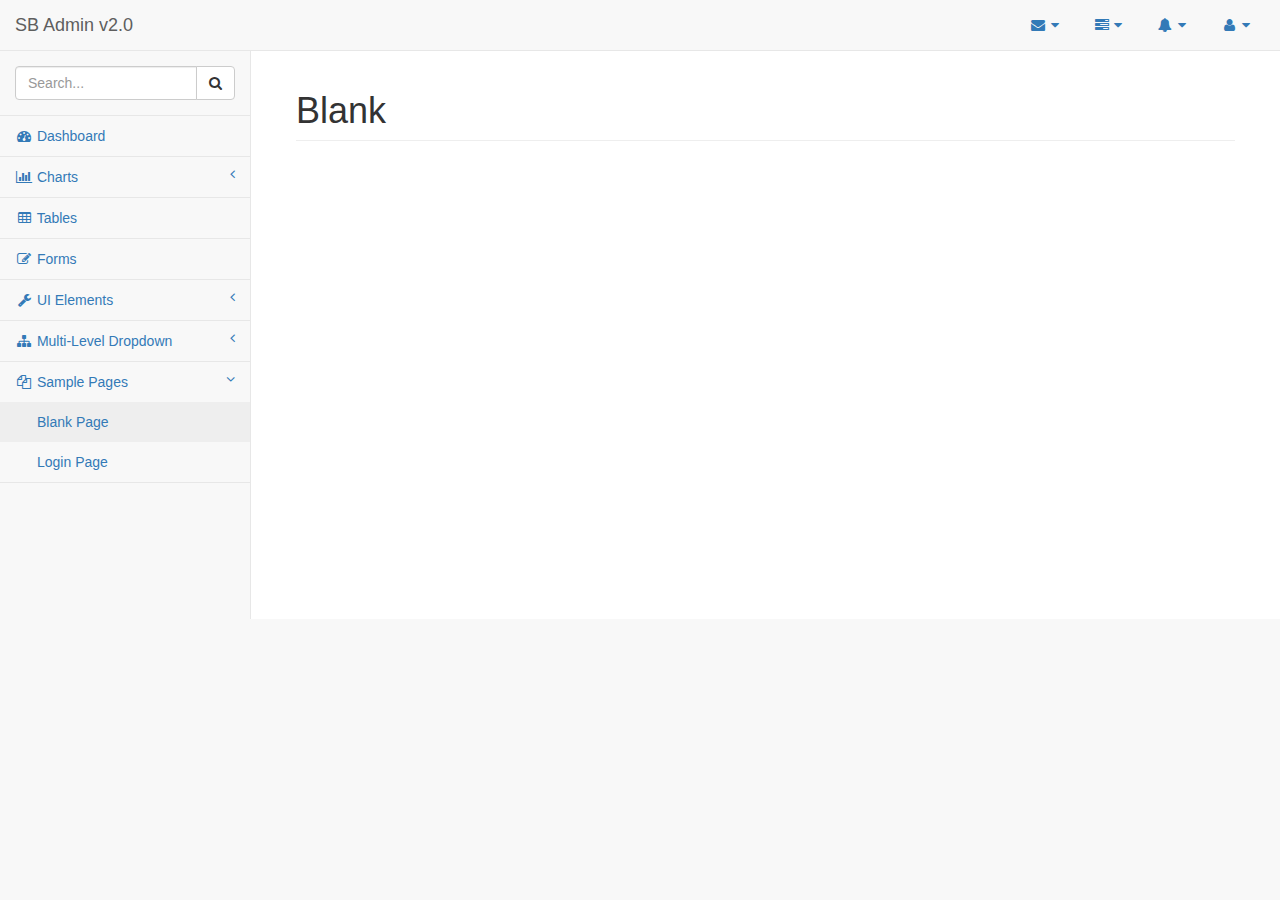
<file: pages/blank.html>
<!DOCTYPE html>
<html lang="en">

<head>

    <meta charset="utf-8">
    <meta http-equiv="X-UA-Compatible" content="IE=edge">
    <meta name="viewport" content="width=device-width, initial-scale=1">
    <meta name="description" content="">
    <meta name="author" content="">

    <title>SB Admin 2 - Bootstrap Admin Theme</title>

    <!-- Bootstrap Core CSS -->
    <link href="../vendor/bootstrap/css/bootstrap.min.css" rel="stylesheet">

    <!-- MetisMenu CSS -->
    <link href="../vendor/metisMenu/metisMenu.min.css" rel="stylesheet">

    <!-- Custom CSS -->
    <link href="../dist/css/sb-admin-2.css" rel="stylesheet">

    <!-- Custom Fonts -->
    <link href="../vendor/font-awesome/css/font-awesome.min.css" rel="stylesheet" type="text/css">

    <!-- HTML5 Shim and Respond.js IE8 support of HTML5 elements and media queries -->
    <!-- WARNING: Respond.js doesn't work if you view the page via file:// -->
    <!--[if lt IE 9]>
        <script src="https://oss.maxcdn.com/libs/html5shiv/3.7.0/html5shiv.js"></script>
        <script src="https://oss.maxcdn.com/libs/respond.js/1.4.2/respond.min.js"></script>
    <![endif]-->

</head>

<body>

    <div id="wrapper">

        <!-- Navigation -->
        <nav class="navbar navbar-default navbar-static-top" role="navigation" style="margin-bottom: 0">
            <div class="navbar-header">
                <button type="button" class="navbar-toggle" data-toggle="collapse" data-target=".navbar-collapse">
                    <span class="sr-only">Toggle navigation</span>
                    <span class="icon-bar"></span>
                    <span class="icon-bar"></span>
                    <span class="icon-bar"></span>
                </button>
                <a class="navbar-brand" href="index.html">SB Admin v2.0</a>
            </div>
            <!-- /.navbar-header -->

            <ul class="nav navbar-top-links navbar-right">
                <li class="dropdown">
                    <a class="dropdown-toggle" data-toggle="dropdown" href="#">
                        <i class="fa fa-envelope fa-fw"></i> <i class="fa fa-caret-down"></i>
                    </a>
                    <ul class="dropdown-menu dropdown-messages">
                        <li>
                            <a href="#">
                                <div>
                                    <strong>John Smith</strong>
                                    <span class="pull-right text-muted">
                                        <em>Yesterday</em>
                                    </span>
                                </div>
                                <div>Lorem ipsum dolor sit amet, consectetur adipiscing elit. Pellentesque eleifend...</div>
                            </a>
                        </li>
                        <li class="divider"></li>
                        <li>
                            <a href="#">
                                <div>
                                    <strong>John Smith</strong>
                                    <span class="pull-right text-muted">
                                        <em>Yesterday</em>
                                    </span>
                                </div>
                                <div>Lorem ipsum dolor sit amet, consectetur adipiscing elit. Pellentesque eleifend...</div>
                            </a>
                        </li>
                        <li class="divider"></li>
                        <li>
                            <a href="#">
                                <div>
                                    <strong>John Smith</strong>
                                    <span class="pull-right text-muted">
                                        <em>Yesterday</em>
                                    </span>
                                </div>
                                <div>Lorem ipsum dolor sit amet, consectetur adipiscing elit. Pellentesque eleifend...</div>
                            </a>
                        </li>
                        <li class="divider"></li>
                        <li>
                            <a class="text-center" href="#">
                                <strong>Read All Messages</strong>
                                <i class="fa fa-angle-right"></i>
                            </a>
                        </li>
                    </ul>
                    <!-- /.dropdown-messages -->
                </li>
                <!-- /.dropdown -->
                <li class="dropdown">
                    <a class="dropdown-toggle" data-toggle="dropdown" href="#">
                        <i class="fa fa-tasks fa-fw"></i> <i class="fa fa-caret-down"></i>
                    </a>
                    <ul class="dropdown-menu dropdown-tasks">
                        <li>
                            <a href="#">
                                <div>
                                    <p>
                                        <strong>Task 1</strong>
                                        <span class="pull-right text-muted">40% Complete</span>
                                    </p>
                                    <div class="progress progress-striped active">
                                        <div class="progress-bar progress-bar-success" role="progressbar" aria-valuenow="40" aria-valuemin="0" aria-valuemax="100" style="width: 40%">
                                            <span class="sr-only">40% Complete (success)</span>
                                        </div>
                                    </div>
                                </div>
                            </a>
                        </li>
                        <li class="divider"></li>
                        <li>
                            <a href="#">
                                <div>
                                    <p>
                                        <strong>Task 2</strong>
                                        <span class="pull-right text-muted">20% Complete</span>
                                    </p>
                                    <div class="progress progress-striped active">
                                        <div class="progress-bar progress-bar-info" role="progressbar" aria-valuenow="20" aria-valuemin="0" aria-valuemax="100" style="width: 20%">
                                            <span class="sr-only">20% Complete</span>
                                        </div>
                                    </div>
                                </div>
                            </a>
                        </li>
                        <li class="divider"></li>
                        <li>
                            <a href="#">
                                <div>
                                    <p>
                                        <strong>Task 3</strong>
                                        <span class="pull-right text-muted">60% Complete</span>
                                    </p>
                                    <div class="progress progress-striped active">
                                        <div class="progress-bar progress-bar-warning" role="progressbar" aria-valuenow="60" aria-valuemin="0" aria-valuemax="100" style="width: 60%">
                                            <span class="sr-only">60% Complete (warning)</span>
                                        </div>
                                    </div>
                                </div>
                            </a>
                        </li>
                        <li class="divider"></li>
                        <li>
                            <a href="#">
                                <div>
                                    <p>
                                        <strong>Task 4</strong>
                                        <span class="pull-right text-muted">80% Complete</span>
                                    </p>
                                    <div class="progress progress-striped active">
                                        <div class="progress-bar progress-bar-danger" role="progressbar" aria-valuenow="80" aria-valuemin="0" aria-valuemax="100" style="width: 80%">
                                            <span class="sr-only">80% Complete (danger)</span>
                                        </div>
                                    </div>
                                </div>
                            </a>
                        </li>
                        <li class="divider"></li>
                        <li>
                            <a class="text-center" href="#">
                                <strong>See All Tasks</strong>
                                <i class="fa fa-angle-right"></i>
                            </a>
                        </li>
                    </ul>
                    <!-- /.dropdown-tasks -->
                </li>
                <!-- /.dropdown -->
                <li class="dropdown">
                    <a class="dropdown-toggle" data-toggle="dropdown" href="#">
                        <i class="fa fa-bell fa-fw"></i> <i class="fa fa-caret-down"></i>
                    </a>
                    <ul class="dropdown-menu dropdown-alerts">
                        <li>
                            <a href="#">
                                <div>
                                    <i class="fa fa-comment fa-fw"></i> New Comment
                                    <span class="pull-right text-muted small">4 minutes ago</span>
                                </div>
                            </a>
                        </li>
                        <li class="divider"></li>
                        <li>
                            <a href="#">
                                <div>
                                    <i class="fa fa-twitter fa-fw"></i> 3 New Followers
                                    <span class="pull-right text-muted small">12 minutes ago</span>
                                </div>
                            </a>
                        </li>
                        <li class="divider"></li>
                        <li>
                            <a href="#">
                                <div>
                                    <i class="fa fa-envelope fa-fw"></i> Message Sent
                                    <span class="pull-right text-muted small">4 minutes ago</span>
                                </div>
                            </a>
                        </li>
                        <li class="divider"></li>
                        <li>
                            <a href="#">
                                <div>
                                    <i class="fa fa-tasks fa-fw"></i> New Task
                                    <span class="pull-right text-muted small">4 minutes ago</span>
                                </div>
                            </a>
                        </li>
                        <li class="divider"></li>
                        <li>
                            <a href="#">
                                <div>
                                    <i class="fa fa-upload fa-fw"></i> Server Rebooted
                                    <span class="pull-right text-muted small">4 minutes ago</span>
                                </div>
                            </a>
                        </li>
                        <li class="divider"></li>
                        <li>
                            <a class="text-center" href="#">
                                <strong>See All Alerts</strong>
                                <i class="fa fa-angle-right"></i>
                            </a>
                        </li>
                    </ul>
                    <!-- /.dropdown-alerts -->
                </li>
                <!-- /.dropdown -->
                <li class="dropdown">
                    <a class="dropdown-toggle" data-toggle="dropdown" href="#">
                        <i class="fa fa-user fa-fw"></i> <i class="fa fa-caret-down"></i>
                    </a>
                    <ul class="dropdown-menu dropdown-user">
                        <li><a href="#"><i class="fa fa-user fa-fw"></i> User Profile</a>
                        </li>
                        <li><a href="#"><i class="fa fa-gear fa-fw"></i> Settings</a>
                        </li>
                        <li class="divider"></li>
                        <li><a href="login.html"><i class="fa fa-sign-out fa-fw"></i> Logout</a>
                        </li>
                    </ul>
                    <!-- /.dropdown-user -->
                </li>
                <!-- /.dropdown -->
            </ul>
            <!-- /.navbar-top-links -->

            <div class="navbar-default sidebar" role="navigation">
                <div class="sidebar-nav navbar-collapse">
                    <ul class="nav" id="side-menu">
                        <li class="sidebar-search">
                            <div class="input-group custom-search-form">
                                <input type="text" class="form-control" placeholder="Search...">
                                <span class="input-group-btn">
                                    <button class="btn btn-default" type="button">
                                        <i class="fa fa-search"></i>
                                    </button>
                                </span>
                            </div>
                            <!-- /input-group -->
                        </li>
                        <li>
                            <a href="index.html"><i class="fa fa-dashboard fa-fw"></i> Dashboard</a>
                        </li>
                        <li>
                            <a href="#"><i class="fa fa-bar-chart-o fa-fw"></i> Charts<span class="fa arrow"></span></a>
                            <ul class="nav nav-second-level">
                                <li>
                                    <a href="flot.html">Flot Charts</a>
                                </li>
                                <li>
                                    <a href="morris.html">Morris.js Charts</a>
                                </li>
                            </ul>
                            <!-- /.nav-second-level -->
                        </li>
                        <li>
                            <a href="tables.html"><i class="fa fa-table fa-fw"></i> Tables</a>
                        </li>
                        <li>
                            <a href="forms.html"><i class="fa fa-edit fa-fw"></i> Forms</a>
                        </li>
                        <li>
                            <a href="#"><i class="fa fa-wrench fa-fw"></i> UI Elements<span class="fa arrow"></span></a>
                            <ul class="nav nav-second-level">
                                <li>
                                    <a href="panels-wells.html">Panels and Wells</a>
                                </li>
                                <li>
                                    <a href="buttons.html">Buttons</a>
                                </li>
                                <li>
                                    <a href="notifications.html">Notifications</a>
                                </li>
                                <li>
                                    <a href="typography.html">Typography</a>
                                </li>
                                <li>
                                    <a href="icons.html"> Icons</a>
                                </li>
                                <li>
                                    <a href="grid.html">Grid</a>
                                </li>
                            </ul>
                            <!-- /.nav-second-level -->
                        </li>
                        <li>
                            <a href="#"><i class="fa fa-sitemap fa-fw"></i> Multi-Level Dropdown<span class="fa arrow"></span></a>
                            <ul class="nav nav-second-level">
                                <li>
                                    <a href="#">Second Level Item</a>
                                </li>
                                <li>
                                    <a href="#">Second Level Item</a>
                                </li>
                                <li>
                                    <a href="#">Third Level <span class="fa arrow"></span></a>
                                    <ul class="nav nav-third-level">
                                        <li>
                                            <a href="#">Third Level Item</a>
                                        </li>
                                        <li>
                                            <a href="#">Third Level Item</a>
                                        </li>
                                        <li>
                                            <a href="#">Third Level Item</a>
                                        </li>
                                        <li>
                                            <a href="#">Third Level Item</a>
                                        </li>
                                    </ul>
                                    <!-- /.nav-third-level -->
                                </li>
                            </ul>
                            <!-- /.nav-second-level -->
                        </li>
                        <li class="active">
                            <a href="#"><i class="fa fa-files-o fa-fw"></i> Sample Pages<span class="fa arrow"></span></a>
                            <ul class="nav nav-second-level">
                                <li>
                                    <a class="active" href="blank.html">Blank Page</a>
                                </li>
                                <li>
                                    <a href="login.html">Login Page</a>
                                </li>
                            </ul>
                            <!-- /.nav-second-level -->
                        </li>
                    </ul>
                </div>
                <!-- /.sidebar-collapse -->
            </div>
            <!-- /.navbar-static-side -->
        </nav>

        <!-- Page Content -->
        <div id="page-wrapper">
            <div class="container-fluid">
                <div class="row">
                    <div class="col-lg-12">
                        <h1 class="page-header">Blank</h1>
                    </div>
                    <!-- /.col-lg-12 -->
                </div>
                <!-- /.row -->
            </div>
            <!-- /.container-fluid -->
        </div>
        <!-- /#page-wrapper -->

    </div>
    <!-- /#wrapper -->

    <!-- jQuery -->
    <script src="../vendor/jquery/jquery.min.js"></script>

    <!-- Bootstrap Core JavaScript -->
    <script src="../vendor/bootstrap/js/bootstrap.min.js"></script>

    <!-- Metis Menu Plugin JavaScript -->
    <script src="../vendor/metisMenu/metisMenu.min.js"></script>

    <!-- Custom Theme JavaScript -->
    <script src="../dist/js/sb-admin-2.js"></script>

</body>

</html>
</file>
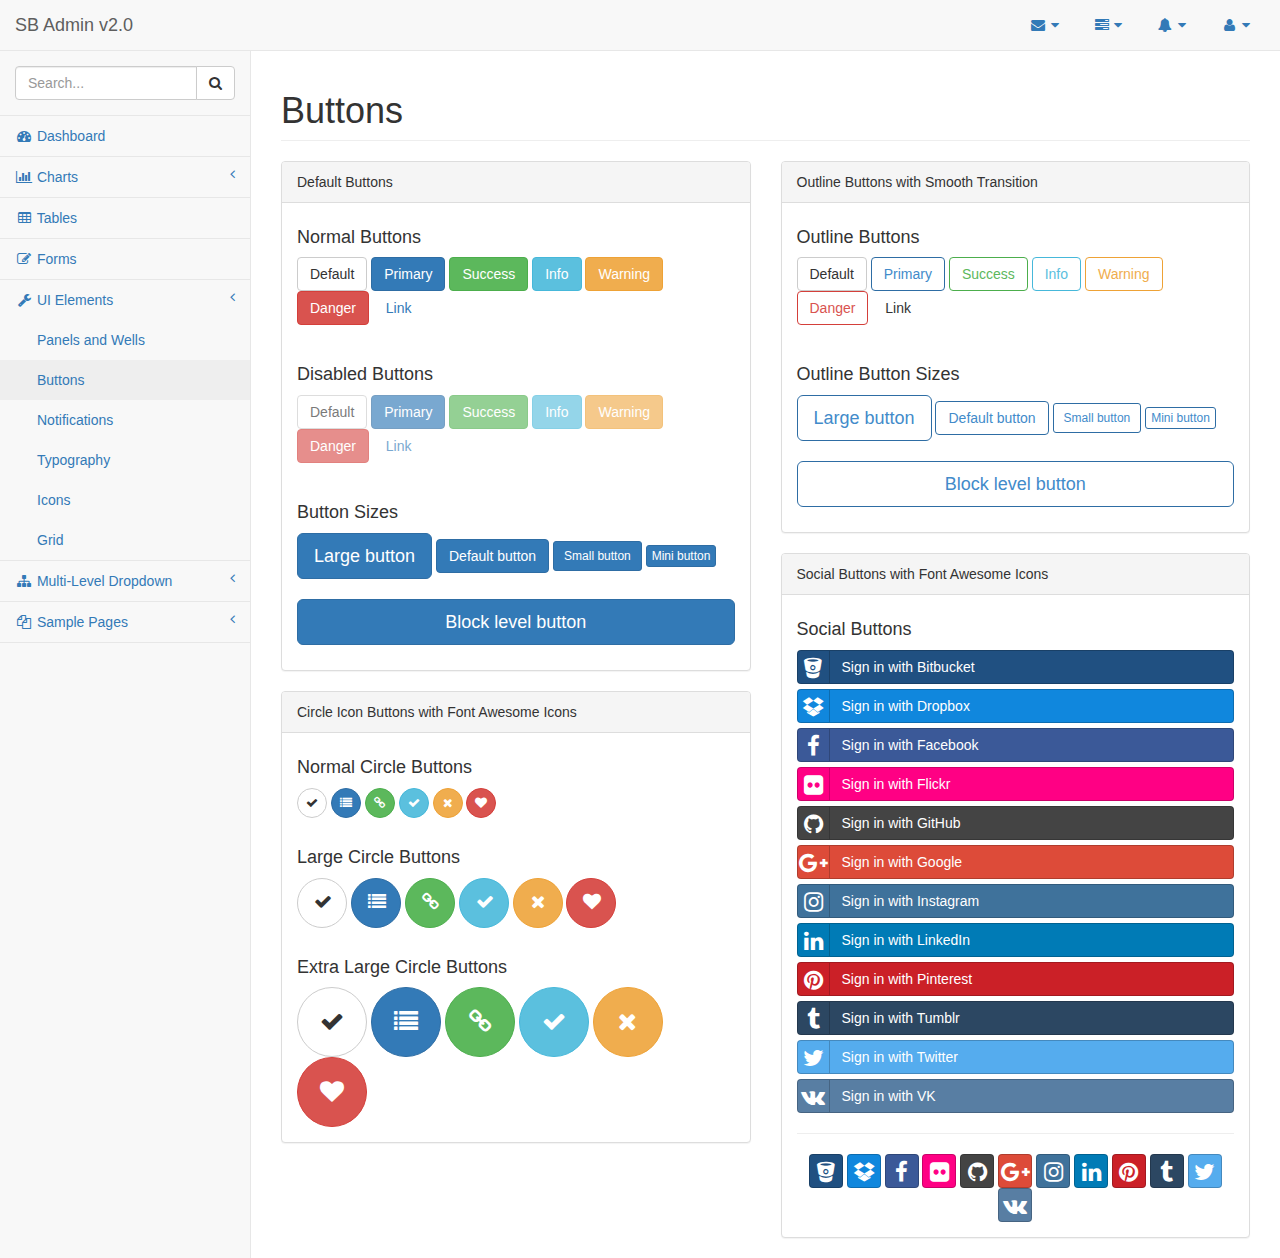
<file: pages/buttons.html>
<!DOCTYPE html>
<html lang="en">

<head>

    <meta charset="utf-8">
    <meta http-equiv="X-UA-Compatible" content="IE=edge">
    <meta name="viewport" content="width=device-width, initial-scale=1">
    <meta name="description" content="">
    <meta name="author" content="">

    <title>SB Admin 2 - Bootstrap Admin Theme</title>

    <!-- Bootstrap Core CSS -->
    <link href="../vendor/bootstrap/css/bootstrap.min.css" rel="stylesheet">

    <!-- MetisMenu CSS -->
    <link href="../vendor/metisMenu/metisMenu.min.css" rel="stylesheet">

    <!-- Social Buttons CSS -->
    <link href="../vendor/bootstrap-social/bootstrap-social.css" rel="stylesheet">

    <!-- Custom CSS -->
    <link href="../dist/css/sb-admin-2.css" rel="stylesheet">

    <!-- Custom Fonts -->
    <link href="../vendor/font-awesome/css/font-awesome.min.css" rel="stylesheet" type="text/css">

    <!-- HTML5 Shim and Respond.js IE8 support of HTML5 elements and media queries -->
    <!-- WARNING: Respond.js doesn't work if you view the page via file:// -->
    <!--[if lt IE 9]>
        <script src="https://oss.maxcdn.com/libs/html5shiv/3.7.0/html5shiv.js"></script>
        <script src="https://oss.maxcdn.com/libs/respond.js/1.4.2/respond.min.js"></script>
    <![endif]-->

</head>

<body>

    <div id="wrapper">

        <!-- Navigation -->
        <nav class="navbar navbar-default navbar-static-top" role="navigation" style="margin-bottom: 0">
            <div class="navbar-header">
                <button type="button" class="navbar-toggle" data-toggle="collapse" data-target=".navbar-collapse">
                    <span class="sr-only">Toggle navigation</span>
                    <span class="icon-bar"></span>
                    <span class="icon-bar"></span>
                    <span class="icon-bar"></span>
                </button>
                <a class="navbar-brand" href="index.html">SB Admin v2.0</a>
            </div>
            <!-- /.navbar-header -->

            <ul class="nav navbar-top-links navbar-right">
                <li class="dropdown">
                    <a class="dropdown-toggle" data-toggle="dropdown" href="#">
                        <i class="fa fa-envelope fa-fw"></i> <i class="fa fa-caret-down"></i>
                    </a>
                    <ul class="dropdown-menu dropdown-messages">
                        <li>
                            <a href="#">
                                <div>
                                    <strong>John Smith</strong>
                                    <span class="pull-right text-muted">
                                        <em>Yesterday</em>
                                    </span>
                                </div>
                                <div>Lorem ipsum dolor sit amet, consectetur adipiscing elit. Pellentesque eleifend...</div>
                            </a>
                        </li>
                        <li class="divider"></li>
                        <li>
                            <a href="#">
                                <div>
                                    <strong>John Smith</strong>
                                    <span class="pull-right text-muted">
                                        <em>Yesterday</em>
                                    </span>
                                </div>
                                <div>Lorem ipsum dolor sit amet, consectetur adipiscing elit. Pellentesque eleifend...</div>
                            </a>
                        </li>
                        <li class="divider"></li>
                        <li>
                            <a href="#">
                                <div>
                                    <strong>John Smith</strong>
                                    <span class="pull-right text-muted">
                                        <em>Yesterday</em>
                                    </span>
                                </div>
                                <div>Lorem ipsum dolor sit amet, consectetur adipiscing elit. Pellentesque eleifend...</div>
                            </a>
                        </li>
                        <li class="divider"></li>
                        <li>
                            <a class="text-center" href="#">
                                <strong>Read All Messages</strong>
                                <i class="fa fa-angle-right"></i>
                            </a>
                        </li>
                    </ul>
                    <!-- /.dropdown-messages -->
                </li>
                <!-- /.dropdown -->
                <li class="dropdown">
                    <a class="dropdown-toggle" data-toggle="dropdown" href="#">
                        <i class="fa fa-tasks fa-fw"></i> <i class="fa fa-caret-down"></i>
                    </a>
                    <ul class="dropdown-menu dropdown-tasks">
                        <li>
                            <a href="#">
                                <div>
                                    <p>
                                        <strong>Task 1</strong>
                                        <span class="pull-right text-muted">40% Complete</span>
                                    </p>
                                    <div class="progress progress-striped active">
                                        <div class="progress-bar progress-bar-success" role="progressbar" aria-valuenow="40" aria-valuemin="0" aria-valuemax="100" style="width: 40%">
                                            <span class="sr-only">40% Complete (success)</span>
                                        </div>
                                    </div>
                                </div>
                            </a>
                        </li>
                        <li class="divider"></li>
                        <li>
                            <a href="#">
                                <div>
                                    <p>
                                        <strong>Task 2</strong>
                                        <span class="pull-right text-muted">20% Complete</span>
                                    </p>
                                    <div class="progress progress-striped active">
                                        <div class="progress-bar progress-bar-info" role="progressbar" aria-valuenow="20" aria-valuemin="0" aria-valuemax="100" style="width: 20%">
                                            <span class="sr-only">20% Complete</span>
                                        </div>
                                    </div>
                                </div>
                            </a>
                        </li>
                        <li class="divider"></li>
                        <li>
                            <a href="#">
                                <div>
                                    <p>
                                        <strong>Task 3</strong>
                                        <span class="pull-right text-muted">60% Complete</span>
                                    </p>
                                    <div class="progress progress-striped active">
                                        <div class="progress-bar progress-bar-warning" role="progressbar" aria-valuenow="60" aria-valuemin="0" aria-valuemax="100" style="width: 60%">
                                            <span class="sr-only">60% Complete (warning)</span>
                                        </div>
                                    </div>
                                </div>
                            </a>
                        </li>
                        <li class="divider"></li>
                        <li>
                            <a href="#">
                                <div>
                                    <p>
                                        <strong>Task 4</strong>
                                        <span class="pull-right text-muted">80% Complete</span>
                                    </p>
                                    <div class="progress progress-striped active">
                                        <div class="progress-bar progress-bar-danger" role="progressbar" aria-valuenow="80" aria-valuemin="0" aria-valuemax="100" style="width: 80%">
                                            <span class="sr-only">80% Complete (danger)</span>
                                        </div>
                                    </div>
                                </div>
                            </a>
                        </li>
                        <li class="divider"></li>
                        <li>
                            <a class="text-center" href="#">
                                <strong>See All Tasks</strong>
                                <i class="fa fa-angle-right"></i>
                            </a>
                        </li>
                    </ul>
                    <!-- /.dropdown-tasks -->
                </li>
                <!-- /.dropdown -->
                <li class="dropdown">
                    <a class="dropdown-toggle" data-toggle="dropdown" href="#">
                        <i class="fa fa-bell fa-fw"></i> <i class="fa fa-caret-down"></i>
                    </a>
                    <ul class="dropdown-menu dropdown-alerts">
                        <li>
                            <a href="#">
                                <div>
                                    <i class="fa fa-comment fa-fw"></i> New Comment
                                    <span class="pull-right text-muted small">4 minutes ago</span>
                                </div>
                            </a>
                        </li>
                        <li class="divider"></li>
                        <li>
                            <a href="#">
                                <div>
                                    <i class="fa fa-twitter fa-fw"></i> 3 New Followers
                                    <span class="pull-right text-muted small">12 minutes ago</span>
                                </div>
                            </a>
                        </li>
                        <li class="divider"></li>
                        <li>
                            <a href="#">
                                <div>
                                    <i class="fa fa-envelope fa-fw"></i> Message Sent
                                    <span class="pull-right text-muted small">4 minutes ago</span>
                                </div>
                            </a>
                        </li>
                        <li class="divider"></li>
                        <li>
                            <a href="#">
                                <div>
                                    <i class="fa fa-tasks fa-fw"></i> New Task
                                    <span class="pull-right text-muted small">4 minutes ago</span>
                                </div>
                            </a>
                        </li>
                        <li class="divider"></li>
                        <li>
                            <a href="#">
                                <div>
                                    <i class="fa fa-upload fa-fw"></i> Server Rebooted
                                    <span class="pull-right text-muted small">4 minutes ago</span>
                                </div>
                            </a>
                        </li>
                        <li class="divider"></li>
                        <li>
                            <a class="text-center" href="#">
                                <strong>See All Alerts</strong>
                                <i class="fa fa-angle-right"></i>
                            </a>
                        </li>
                    </ul>
                    <!-- /.dropdown-alerts -->
                </li>
                <!-- /.dropdown -->
                <li class="dropdown">
                    <a class="dropdown-toggle" data-toggle="dropdown" href="#">
                        <i class="fa fa-user fa-fw"></i> <i class="fa fa-caret-down"></i>
                    </a>
                    <ul class="dropdown-menu dropdown-user">
                        <li><a href="#"><i class="fa fa-user fa-fw"></i> User Profile</a>
                        </li>
                        <li><a href="#"><i class="fa fa-gear fa-fw"></i> Settings</a>
                        </li>
                        <li class="divider"></li>
                        <li><a href="login.html"><i class="fa fa-sign-out fa-fw"></i> Logout</a>
                        </li>
                    </ul>
                    <!-- /.dropdown-user -->
                </li>
                <!-- /.dropdown -->
            </ul>
            <!-- /.navbar-top-links -->

            <div class="navbar-default sidebar" role="navigation">
                <div class="sidebar-nav navbar-collapse">
                    <ul class="nav" id="side-menu">
                        <li class="sidebar-search">
                            <div class="input-group custom-search-form">
                                <input type="text" class="form-control" placeholder="Search...">
                                <span class="input-group-btn">
                                <button class="btn btn-default" type="button">
                                    <i class="fa fa-search"></i>
                                </button>
                            </span>
                            </div>
                            <!-- /input-group -->
                        </li>
                        <li>
                            <a href="index.html"><i class="fa fa-dashboard fa-fw"></i> Dashboard</a>
                        </li>
                        <li>
                            <a href="#"><i class="fa fa-bar-chart-o fa-fw"></i> Charts<span class="fa arrow"></span></a>
                            <ul class="nav nav-second-level">
                                <li>
                                    <a href="flot.html">Flot Charts</a>
                                </li>
                                <li>
                                    <a href="morris.html">Morris.js Charts</a>
                                </li>
                            </ul>
                            <!-- /.nav-second-level -->
                        </li>
                        <li>
                            <a href="tables.html"><i class="fa fa-table fa-fw"></i> Tables</a>
                        </li>
                        <li>
                            <a href="forms.html"><i class="fa fa-edit fa-fw"></i> Forms</a>
                        </li>
                        <li>
                            <a href="#"><i class="fa fa-wrench fa-fw"></i> UI Elements<span class="fa arrow"></span></a>
                            <ul class="nav nav-second-level">
                                <li>
                                    <a href="panels-wells.html">Panels and Wells</a>
                                </li>
                                <li>
                                    <a href="buttons.html">Buttons</a>
                                </li>
                                <li>
                                    <a href="notifications.html">Notifications</a>
                                </li>
                                <li>
                                    <a href="typography.html">Typography</a>
                                </li>
                                <li>
                                    <a href="icons.html"> Icons</a>
                                </li>
                                <li>
                                    <a href="grid.html">Grid</a>
                                </li>
                            </ul>
                            <!-- /.nav-second-level -->
                        </li>
                        <li>
                            <a href="#"><i class="fa fa-sitemap fa-fw"></i> Multi-Level Dropdown<span class="fa arrow"></span></a>
                            <ul class="nav nav-second-level">
                                <li>
                                    <a href="#">Second Level Item</a>
                                </li>
                                <li>
                                    <a href="#">Second Level Item</a>
                                </li>
                                <li>
                                    <a href="#">Third Level <span class="fa arrow"></span></a>
                                    <ul class="nav nav-third-level">
                                        <li>
                                            <a href="#">Third Level Item</a>
                                        </li>
                                        <li>
                                            <a href="#">Third Level Item</a>
                                        </li>
                                        <li>
                                            <a href="#">Third Level Item</a>
                                        </li>
                                        <li>
                                            <a href="#">Third Level Item</a>
                                        </li>
                                    </ul>
                                    <!-- /.nav-third-level -->
                                </li>
                            </ul>
                            <!-- /.nav-second-level -->
                        </li>
                        <li>
                            <a href="#"><i class="fa fa-files-o fa-fw"></i> Sample Pages<span class="fa arrow"></span></a>
                            <ul class="nav nav-second-level">
                                <li>
                                    <a href="blank.html">Blank Page</a>
                                </li>
                                <li>
                                    <a href="login.html">Login Page</a>
                                </li>
                            </ul>
                            <!-- /.nav-second-level -->
                        </li>
                    </ul>
                </div>
                <!-- /.sidebar-collapse -->
            </div>
            <!-- /.navbar-static-side -->
        </nav>

        <!-- Page Content -->
        <div id="page-wrapper">
            <div class="row">
                <div class="col-lg-12">
                    <h1 class="page-header">Buttons</h1>
                </div>
                <!-- /.col-lg-12 -->
            </div>
            <!-- /.row -->
            <div class="row">
                <div class="col-lg-6">
                    <div class="panel panel-default">
                        <div class="panel-heading">
                            Default Buttons
                        </div>
                        <!-- /.panel-heading -->
                        <div class="panel-body">
                            <h4>Normal Buttons</h4>
                            <p>
                                <button type="button" class="btn btn-default">Default</button>
                                <button type="button" class="btn btn-primary">Primary</button>
                                <button type="button" class="btn btn-success">Success</button>
                                <button type="button" class="btn btn-info">Info</button>
                                <button type="button" class="btn btn-warning">Warning</button>
                                <button type="button" class="btn btn-danger">Danger</button>
                                <button type="button" class="btn btn-link">Link</button>
                            </p>
                            <br>
                            <h4>Disabled Buttons</h4>
                            <p>
                                <button type="button" class="btn btn-default disabled">Default</button>
                                <button type="button" class="btn btn-primary disabled">Primary</button>
                                <button type="button" class="btn btn-success disabled">Success</button>
                                <button type="button" class="btn btn-info disabled">Info</button>
                                <button type="button" class="btn btn-warning disabled">Warning</button>
                                <button type="button" class="btn btn-danger disabled">Danger</button>
                                <button type="button" class="btn btn-link disabled">Link</button>
                            </p>
                            <br>
                            <h4>Button Sizes</h4>
                            <p>
                                <button type="button" class="btn btn-primary btn-lg">Large button</button>
                                <button type="button" class="btn btn-primary">Default button</button>
                                <button type="button" class="btn btn-primary btn-sm">Small button</button>
                                <button type="button" class="btn btn-primary btn-xs">Mini button</button>
                                <br>
                                <br>
                                <button type="button" class="btn btn-primary btn-lg btn-block">Block level button</button>
                            </p>
                        </div>
                        <!-- /.panel-body -->
                    </div>
                    <!-- /.panel -->
                    <div class="panel panel-default">
                        <div class="panel-heading">
                            Circle Icon Buttons with Font Awesome Icons
                        </div>
                        <!-- /.panel-heading -->
                        <div class="panel-body">
                            <h4>Normal Circle Buttons</h4>
                            <button type="button" class="btn btn-default btn-circle"><i class="fa fa-check"></i>
                            </button>
                            <button type="button" class="btn btn-primary btn-circle"><i class="fa fa-list"></i>
                            </button>
                            <button type="button" class="btn btn-success btn-circle"><i class="fa fa-link"></i>
                            </button>
                            <button type="button" class="btn btn-info btn-circle"><i class="fa fa-check"></i>
                            </button>
                            <button type="button" class="btn btn-warning btn-circle"><i class="fa fa-times"></i>
                            </button>
                            <button type="button" class="btn btn-danger btn-circle"><i class="fa fa-heart"></i>
                            </button>
                            <br>
                            <br>
                            <h4>Large Circle Buttons</h4>
                            <button type="button" class="btn btn-default btn-circle btn-lg"><i class="fa fa-check"></i>
                            </button>
                            <button type="button" class="btn btn-primary btn-circle btn-lg"><i class="fa fa-list"></i>
                            </button>
                            <button type="button" class="btn btn-success btn-circle btn-lg"><i class="fa fa-link"></i>
                            </button>
                            <button type="button" class="btn btn-info btn-circle btn-lg"><i class="fa fa-check"></i>
                            </button>
                            <button type="button" class="btn btn-warning btn-circle btn-lg"><i class="fa fa-times"></i>
                            </button>
                            <button type="button" class="btn btn-danger btn-circle btn-lg"><i class="fa fa-heart"></i>
                            </button>
                            <br>
                            <br>
                            <h4>Extra Large Circle Buttons</h4>
                            <button type="button" class="btn btn-default btn-circle btn-xl"><i class="fa fa-check"></i>
                            </button>
                            <button type="button" class="btn btn-primary btn-circle btn-xl"><i class="fa fa-list"></i>
                            </button>
                            <button type="button" class="btn btn-success btn-circle btn-xl"><i class="fa fa-link"></i>
                            </button>
                            <button type="button" class="btn btn-info btn-circle btn-xl"><i class="fa fa-check"></i>
                            </button>
                            <button type="button" class="btn btn-warning btn-circle btn-xl"><i class="fa fa-times"></i>
                            </button>
                            <button type="button" class="btn btn-danger btn-circle btn-xl"><i class="fa fa-heart"></i>
                            </button>
                        </div>
                        <!-- /.panel-body -->
                    </div>
                    <!-- /.panel -->
                </div>
                <!-- /.col-lg-6 -->
                <div class="col-lg-6">
                    <div class="panel panel-default">
                        <div class="panel-heading">
                            Outline Buttons with Smooth Transition
                        </div>
                        <!-- /.panel-heading -->
                        <div class="panel-body">
                            <h4>Outline Buttons</h4>
                            <p>
                                <button type="button" class="btn btn-outline btn-default">Default</button>
                                <button type="button" class="btn btn-outline btn-primary">Primary</button>
                                <button type="button" class="btn btn-outline btn-success">Success</button>
                                <button type="button" class="btn btn-outline btn-info">Info</button>
                                <button type="button" class="btn btn-outline btn-warning">Warning</button>
                                <button type="button" class="btn btn-outline btn-danger">Danger</button>
                                <button type="button" class="btn btn-outline btn-link">Link</button>
                            </p>
                            <br>
                            <h4>Outline Button Sizes</h4>
                            <p>
                                <button type="button" class="btn btn-outline btn-primary btn-lg">Large button</button>
                                <button type="button" class="btn btn-outline btn-primary">Default button</button>
                                <button type="button" class="btn btn-outline btn-primary btn-sm">Small button</button>
                                <button type="button" class="btn btn-outline btn-primary btn-xs">Mini button</button>
                                <br>
                                <br>
                                <button type="button" class="btn btn-outline btn-primary btn-lg btn-block">Block level button</button>
                            </p>
                        </div>
                        <!-- /.panel-body -->
                    </div>
                    <!-- /.panel -->
                    <div class="panel panel-default">
                        <div class="panel-heading">
                            Social Buttons with Font Awesome Icons
                        </div>
                        <!-- /.panel-heading -->
                        <div class="panel-body">
                            <h4>Social Buttons</h4>
                            <a class="btn btn-block btn-social btn-bitbucket">
                                <i class="fa fa-bitbucket"></i> Sign in with Bitbucket
                            </a>
                            <a class="btn btn-block btn-social btn-dropbox">
                                <i class="fa fa-dropbox"></i> Sign in with Dropbox
                            </a>
                            <a class="btn btn-block btn-social btn-facebook">
                                <i class="fa fa-facebook"></i> Sign in with Facebook
                            </a>
                            <a class="btn btn-block btn-social btn-flickr">
                                <i class="fa fa-flickr"></i> Sign in with Flickr
                            </a>
                            <a class="btn btn-block btn-social btn-github">
                                <i class="fa fa-github"></i> Sign in with GitHub
                            </a>
                            <a class="btn btn-block btn-social btn-google-plus">
                                <i class="fa fa-google-plus"></i> Sign in with Google
                            </a>
                            <a class="btn btn-block btn-social btn-instagram">
                                <i class="fa fa-instagram"></i> Sign in with Instagram
                            </a>
                            <a class="btn btn-block btn-social btn-linkedin">
                                <i class="fa fa-linkedin"></i> Sign in with LinkedIn
                            </a>
                            <a class="btn btn-block btn-social btn-pinterest">
                                <i class="fa fa-pinterest"></i> Sign in with Pinterest
                            </a>
                            <a class="btn btn-block btn-social btn-tumblr">
                                <i class="fa fa-tumblr"></i> Sign in with Tumblr
                            </a>
                            <a class="btn btn-block btn-social btn-twitter">
                                <i class="fa fa-twitter"></i> Sign in with Twitter
                            </a>
                            <a class="btn btn-block btn-social btn-vk">
                                <i class="fa fa-vk"></i> Sign in with VK
                            </a>

                            <hr>

                            <div class="text-center">
                                <a class="btn btn-social-icon btn-bitbucket"><i class="fa fa-bitbucket"></i></a>
                                <a class="btn btn-social-icon btn-dropbox"><i class="fa fa-dropbox"></i></a>
                                <a class="btn btn-social-icon btn-facebook"><i class="fa fa-facebook"></i></a>
                                <a class="btn btn-social-icon btn-flickr"><i class="fa fa-flickr"></i></a>
                                <a class="btn btn-social-icon btn-github"><i class="fa fa-github"></i></a>
                                <a class="btn btn-social-icon btn-google-plus"><i class="fa fa-google-plus"></i></a>
                                <a class="btn btn-social-icon btn-instagram"><i class="fa fa-instagram"></i></a>
                                <a class="btn btn-social-icon btn-linkedin"><i class="fa fa-linkedin"></i></a>
                                <a class="btn btn-social-icon btn-pinterest"><i class="fa fa-pinterest"></i></a>
                                <a class="btn btn-social-icon btn-tumblr"><i class="fa fa-tumblr"></i></a>
                                <a class="btn btn-social-icon btn-twitter"><i class="fa fa-twitter"></i></a>
                                <a class="btn btn-social-icon btn-vk"><i class="fa fa-vk"></i></a>
                            </div>
                        </div>
                        <!-- /.panel-body -->
                    </div>
                    <!-- /.panel -->
                </div>
                <!-- /.col-lg-6 -->
            </div>
            <!-- /.row -->
        </div>
        <!-- /#page-wrapper -->

    </div>
    <!-- /#wrapper -->

    <!-- jQuery -->
    <script src="../vendor/jquery/jquery.min.js"></script>

    <!-- Bootstrap Core JavaScript -->
    <script src="../vendor/bootstrap/js/bootstrap.min.js"></script>

    <!-- Metis Menu Plugin JavaScript -->
    <script src="../vendor/metisMenu/metisMenu.min.js"></script>

    <!-- Custom Theme JavaScript -->
    <script src="../dist/js/sb-admin-2.js"></script>

</body>

</html>
</file>
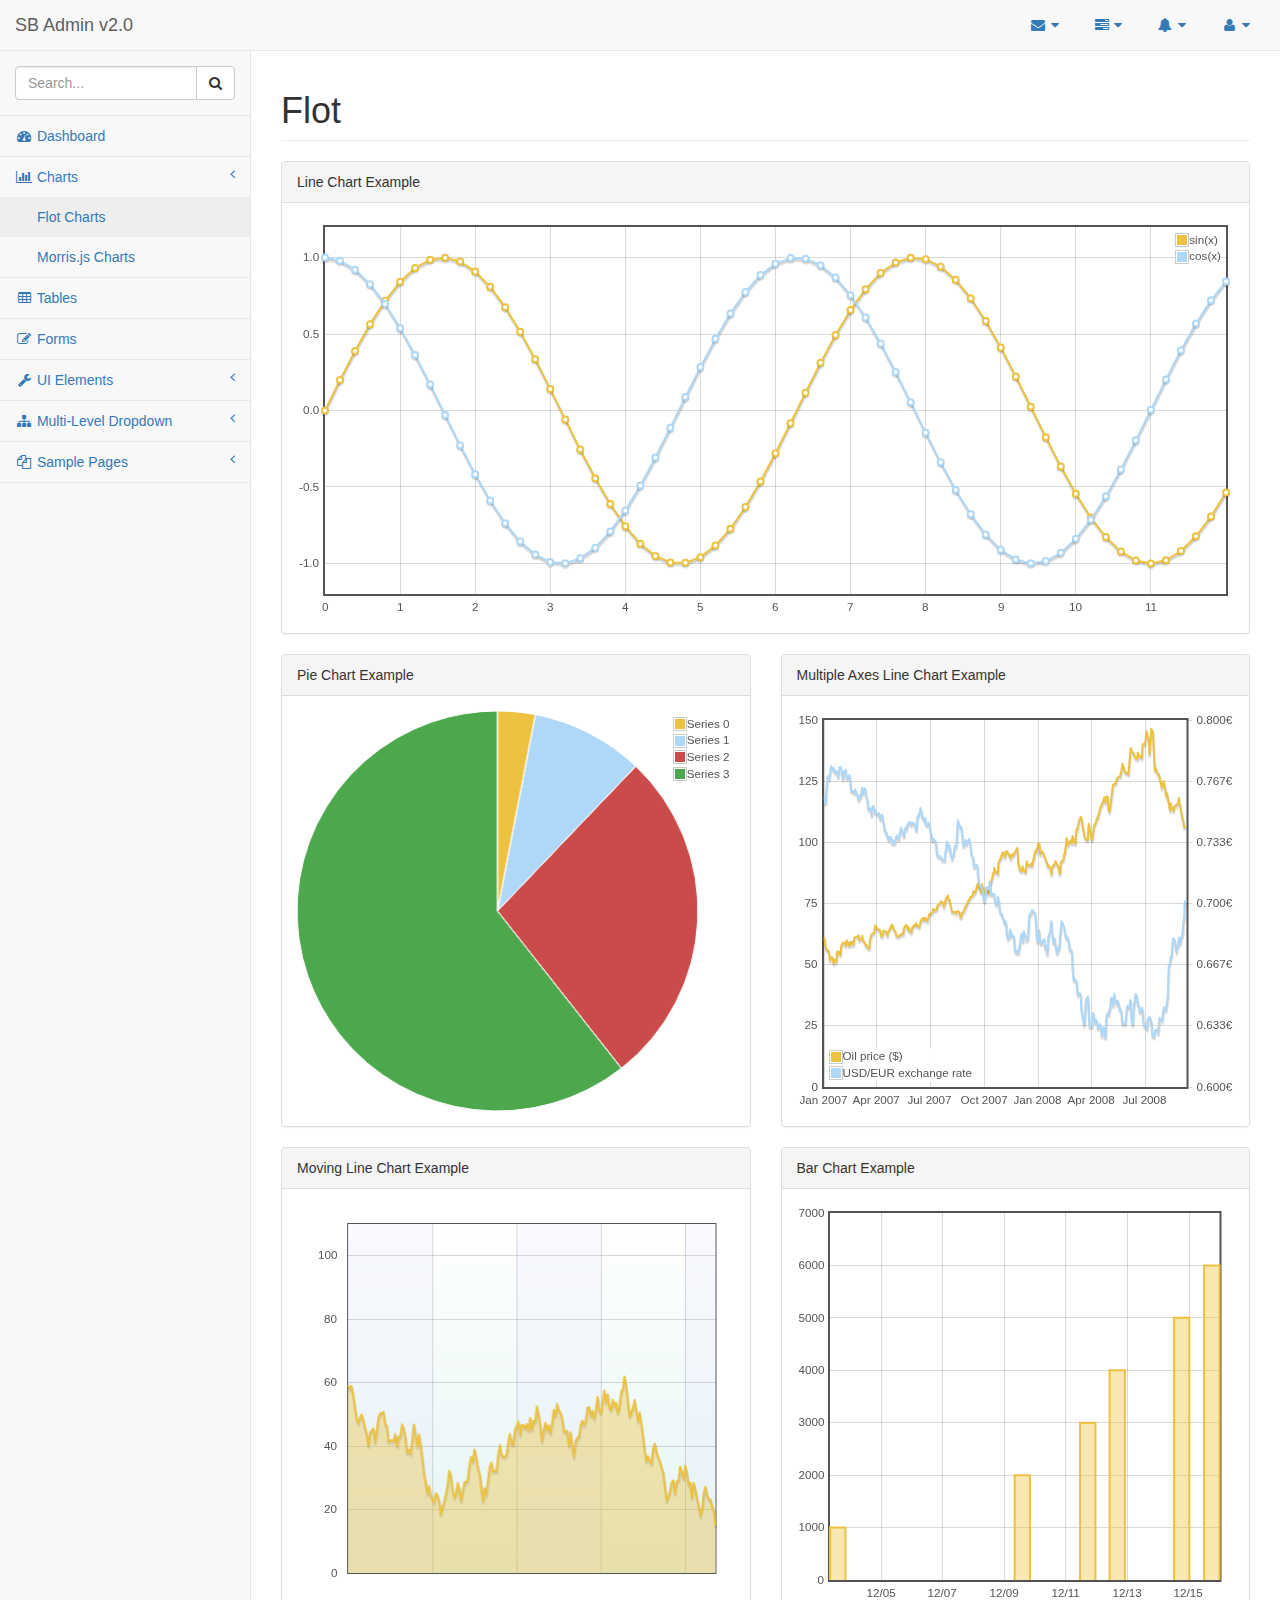
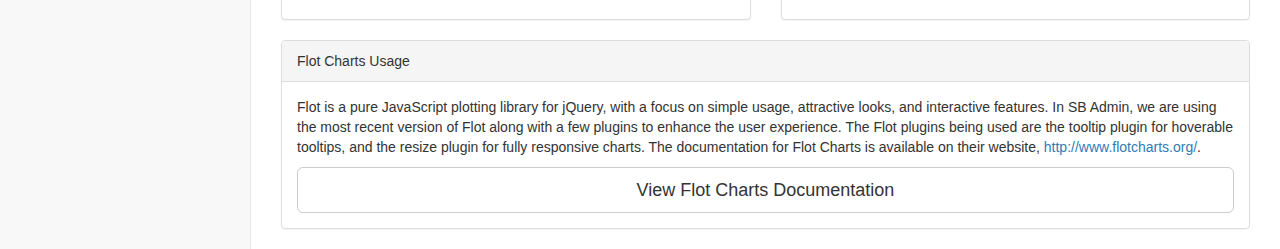
<file: pages/flot.html>
<!DOCTYPE html>
<html lang="en">

<head>

    <meta charset="utf-8">
    <meta http-equiv="X-UA-Compatible" content="IE=edge">
    <meta name="viewport" content="width=device-width, initial-scale=1">
    <meta name="description" content="">
    <meta name="author" content="">

    <title>SB Admin 2 - Bootstrap Admin Theme</title>

    <!-- Bootstrap Core CSS -->
    <link href="../vendor/bootstrap/css/bootstrap.min.css" rel="stylesheet">

    <!-- MetisMenu CSS -->
    <link href="../vendor/metisMenu/metisMenu.min.css" rel="stylesheet">

    <!-- Custom CSS -->
    <link href="../dist/css/sb-admin-2.css" rel="stylesheet">

    <!-- Morris Charts CSS -->
    <link href="../vendor/morrisjs/morris.css" rel="stylesheet">

    <!-- Custom Fonts -->
    <link href="../vendor/font-awesome/css/font-awesome.min.css" rel="stylesheet" type="text/css">

    <!-- HTML5 Shim and Respond.js IE8 support of HTML5 elements and media queries -->
    <!-- WARNING: Respond.js doesn't work if you view the page via file:// -->
    <!--[if lt IE 9]>
        <script src="https://oss.maxcdn.com/libs/html5shiv/3.7.0/html5shiv.js"></script>
        <script src="https://oss.maxcdn.com/libs/respond.js/1.4.2/respond.min.js"></script>
    <![endif]-->

</head>

<body>

    <div id="wrapper">

        <!-- Navigation -->
        <nav class="navbar navbar-default navbar-static-top" role="navigation" style="margin-bottom: 0">
            <div class="navbar-header">
                <button type="button" class="navbar-toggle" data-toggle="collapse" data-target=".navbar-collapse">
                    <span class="sr-only">Toggle navigation</span>
                    <span class="icon-bar"></span>
                    <span class="icon-bar"></span>
                    <span class="icon-bar"></span>
                </button>
                <a class="navbar-brand" href="index.html">SB Admin v2.0</a>
            </div>
            <!-- /.navbar-header -->

            <ul class="nav navbar-top-links navbar-right">
                <li class="dropdown">
                    <a class="dropdown-toggle" data-toggle="dropdown" href="#">
                        <i class="fa fa-envelope fa-fw"></i> <i class="fa fa-caret-down"></i>
                    </a>
                    <ul class="dropdown-menu dropdown-messages">
                        <li>
                            <a href="#">
                                <div>
                                    <strong>John Smith</strong>
                                    <span class="pull-right text-muted">
                                        <em>Yesterday</em>
                                    </span>
                                </div>
                                <div>Lorem ipsum dolor sit amet, consectetur adipiscing elit. Pellentesque eleifend...</div>
                            </a>
                        </li>
                        <li class="divider"></li>
                        <li>
                            <a href="#">
                                <div>
                                    <strong>John Smith</strong>
                                    <span class="pull-right text-muted">
                                        <em>Yesterday</em>
                                    </span>
                                </div>
                                <div>Lorem ipsum dolor sit amet, consectetur adipiscing elit. Pellentesque eleifend...</div>
                            </a>
                        </li>
                        <li class="divider"></li>
                        <li>
                            <a href="#">
                                <div>
                                    <strong>John Smith</strong>
                                    <span class="pull-right text-muted">
                                        <em>Yesterday</em>
                                    </span>
                                </div>
                                <div>Lorem ipsum dolor sit amet, consectetur adipiscing elit. Pellentesque eleifend...</div>
                            </a>
                        </li>
                        <li class="divider"></li>
                        <li>
                            <a class="text-center" href="#">
                                <strong>Read All Messages</strong>
                                <i class="fa fa-angle-right"></i>
                            </a>
                        </li>
                    </ul>
                    <!-- /.dropdown-messages -->
                </li>
                <!-- /.dropdown -->
                <li class="dropdown">
                    <a class="dropdown-toggle" data-toggle="dropdown" href="#">
                        <i class="fa fa-tasks fa-fw"></i> <i class="fa fa-caret-down"></i>
                    </a>
                    <ul class="dropdown-menu dropdown-tasks">
                        <li>
                            <a href="#">
                                <div>
                                    <p>
                                        <strong>Task 1</strong>
                                        <span class="pull-right text-muted">40% Complete</span>
                                    </p>
                                    <div class="progress progress-striped active">
                                        <div class="progress-bar progress-bar-success" role="progressbar" aria-valuenow="40" aria-valuemin="0" aria-valuemax="100" style="width: 40%">
                                            <span class="sr-only">40% Complete (success)</span>
                                        </div>
                                    </div>
                                </div>
                            </a>
                        </li>
                        <li class="divider"></li>
                        <li>
                            <a href="#">
                                <div>
                                    <p>
                                        <strong>Task 2</strong>
                                        <span class="pull-right text-muted">20% Complete</span>
                                    </p>
                                    <div class="progress progress-striped active">
                                        <div class="progress-bar progress-bar-info" role="progressbar" aria-valuenow="20" aria-valuemin="0" aria-valuemax="100" style="width: 20%">
                                            <span class="sr-only">20% Complete</span>
                                        </div>
                                    </div>
                                </div>
                            </a>
                        </li>
                        <li class="divider"></li>
                        <li>
                            <a href="#">
                                <div>
                                    <p>
                                        <strong>Task 3</strong>
                                        <span class="pull-right text-muted">60% Complete</span>
                                    </p>
                                    <div class="progress progress-striped active">
                                        <div class="progress-bar progress-bar-warning" role="progressbar" aria-valuenow="60" aria-valuemin="0" aria-valuemax="100" style="width: 60%">
                                            <span class="sr-only">60% Complete (warning)</span>
                                        </div>
                                    </div>
                                </div>
                            </a>
                        </li>
                        <li class="divider"></li>
                        <li>
                            <a href="#">
                                <div>
                                    <p>
                                        <strong>Task 4</strong>
                                        <span class="pull-right text-muted">80% Complete</span>
                                    </p>
                                    <div class="progress progress-striped active">
                                        <div class="progress-bar progress-bar-danger" role="progressbar" aria-valuenow="80" aria-valuemin="0" aria-valuemax="100" style="width: 80%">
                                            <span class="sr-only">80% Complete (danger)</span>
                                        </div>
                                    </div>
                                </div>
                            </a>
                        </li>
                        <li class="divider"></li>
                        <li>
                            <a class="text-center" href="#">
                                <strong>See All Tasks</strong>
                                <i class="fa fa-angle-right"></i>
                            </a>
                        </li>
                    </ul>
                    <!-- /.dropdown-tasks -->
                </li>
                <!-- /.dropdown -->
                <li class="dropdown">
                    <a class="dropdown-toggle" data-toggle="dropdown" href="#">
                        <i class="fa fa-bell fa-fw"></i> <i class="fa fa-caret-down"></i>
                    </a>
                    <ul class="dropdown-menu dropdown-alerts">
                        <li>
                            <a href="#">
                                <div>
                                    <i class="fa fa-comment fa-fw"></i> New Comment
                                    <span class="pull-right text-muted small">4 minutes ago</span>
                                </div>
                            </a>
                        </li>
                        <li class="divider"></li>
                        <li>
                            <a href="#">
                                <div>
                                    <i class="fa fa-twitter fa-fw"></i> 3 New Followers
                                    <span class="pull-right text-muted small">12 minutes ago</span>
                                </div>
                            </a>
                        </li>
                        <li class="divider"></li>
                        <li>
                            <a href="#">
                                <div>
                                    <i class="fa fa-envelope fa-fw"></i> Message Sent
                                    <span class="pull-right text-muted small">4 minutes ago</span>
                                </div>
                            </a>
                        </li>
                        <li class="divider"></li>
                        <li>
                            <a href="#">
                                <div>
                                    <i class="fa fa-tasks fa-fw"></i> New Task
                                    <span class="pull-right text-muted small">4 minutes ago</span>
                                </div>
                            </a>
                        </li>
                        <li class="divider"></li>
                        <li>
                            <a href="#">
                                <div>
                                    <i class="fa fa-upload fa-fw"></i> Server Rebooted
                                    <span class="pull-right text-muted small">4 minutes ago</span>
                                </div>
                            </a>
                        </li>
                        <li class="divider"></li>
                        <li>
                            <a class="text-center" href="#">
                                <strong>See All Alerts</strong>
                                <i class="fa fa-angle-right"></i>
                            </a>
                        </li>
                    </ul>
                    <!-- /.dropdown-alerts -->
                </li>
                <!-- /.dropdown -->
                <li class="dropdown">
                    <a class="dropdown-toggle" data-toggle="dropdown" href="#">
                        <i class="fa fa-user fa-fw"></i> <i class="fa fa-caret-down"></i>
                    </a>
                    <ul class="dropdown-menu dropdown-user">
                        <li><a href="#"><i class="fa fa-user fa-fw"></i> User Profile</a>
                        </li>
                        <li><a href="#"><i class="fa fa-gear fa-fw"></i> Settings</a>
                        </li>
                        <li class="divider"></li>
                        <li><a href="login.html"><i class="fa fa-sign-out fa-fw"></i> Logout</a>
                        </li>
                    </ul>
                    <!-- /.dropdown-user -->
                </li>
                <!-- /.dropdown -->
            </ul>
            <!-- /.navbar-top-links -->

            <div class="navbar-default sidebar" role="navigation">
                <div class="sidebar-nav navbar-collapse">
                    <ul class="nav" id="side-menu">
                        <li class="sidebar-search">
                            <div class="input-group custom-search-form">
                                <input type="text" class="form-control" placeholder="Search...">
                                <span class="input-group-btn">
                                <button class="btn btn-default" type="button">
                                    <i class="fa fa-search"></i>
                                </button>
                            </span>
                            </div>
                            <!-- /input-group -->
                        </li>
                        <li>
                            <a href="index.html"><i class="fa fa-dashboard fa-fw"></i> Dashboard</a>
                        </li>
                        <li>
                            <a href="#"><i class="fa fa-bar-chart-o fa-fw"></i> Charts<span class="fa arrow"></span></a>
                            <ul class="nav nav-second-level">
                                <li>
                                    <a href="flot.html">Flot Charts</a>
                                </li>
                                <li>
                                    <a href="morris.html">Morris.js Charts</a>
                                </li>
                            </ul>
                            <!-- /.nav-second-level -->
                        </li>
                        <li>
                            <a href="tables.html"><i class="fa fa-table fa-fw"></i> Tables</a>
                        </li>
                        <li>
                            <a href="forms.html"><i class="fa fa-edit fa-fw"></i> Forms</a>
                        </li>
                        <li>
                            <a href="#"><i class="fa fa-wrench fa-fw"></i> UI Elements<span class="fa arrow"></span></a>
                            <ul class="nav nav-second-level">
                                <li>
                                    <a href="panels-wells.html">Panels and Wells</a>
                                </li>
                                <li>
                                    <a href="buttons.html">Buttons</a>
                                </li>
                                <li>
                                    <a href="notifications.html">Notifications</a>
                                </li>
                                <li>
                                    <a href="typography.html">Typography</a>
                                </li>
                                <li>
                                    <a href="icons.html"> Icons</a>
                                </li>
                                <li>
                                    <a href="grid.html">Grid</a>
                                </li>
                            </ul>
                            <!-- /.nav-second-level -->
                        </li>
                        <li>
                            <a href="#"><i class="fa fa-sitemap fa-fw"></i> Multi-Level Dropdown<span class="fa arrow"></span></a>
                            <ul class="nav nav-second-level">
                                <li>
                                    <a href="#">Second Level Item</a>
                                </li>
                                <li>
                                    <a href="#">Second Level Item</a>
                                </li>
                                <li>
                                    <a href="#">Third Level <span class="fa arrow"></span></a>
                                    <ul class="nav nav-third-level">
                                        <li>
                                            <a href="#">Third Level Item</a>
                                        </li>
                                        <li>
                                            <a href="#">Third Level Item</a>
                                        </li>
                                        <li>
                                            <a href="#">Third Level Item</a>
                                        </li>
                                        <li>
                                            <a href="#">Third Level Item</a>
                                        </li>
                                    </ul>
                                    <!-- /.nav-third-level -->
                                </li>
                            </ul>
                            <!-- /.nav-second-level -->
                        </li>
                        <li>
                            <a href="#"><i class="fa fa-files-o fa-fw"></i> Sample Pages<span class="fa arrow"></span></a>
                            <ul class="nav nav-second-level">
                                <li>
                                    <a href="blank.html">Blank Page</a>
                                </li>
                                <li>
                                    <a href="login.html">Login Page</a>
                                </li>
                            </ul>
                            <!-- /.nav-second-level -->
                        </li>
                    </ul>
                </div>
                <!-- /.sidebar-collapse -->
            </div>
            <!-- /.navbar-static-side -->
        </nav>

        <div id="page-wrapper">
            <div class="row">
                <div class="col-lg-12">
                    <h1 class="page-header">Flot</h1>
                </div>
                <!-- /.col-lg-12 -->
            </div>
            <!-- /.row -->
            <div class="row">
                <div class="col-lg-12">
                    <div class="panel panel-default">
                        <div class="panel-heading">
                            Line Chart Example
                        </div>
                        <!-- /.panel-heading -->
                        <div class="panel-body">
                            <div class="flot-chart">
                                <div class="flot-chart-content" id="flot-line-chart"></div>
                            </div>
                        </div>
                        <!-- /.panel-body -->
                    </div>
                    <!-- /.panel -->
                </div>
                <!-- /.col-lg-12 -->
                <div class="col-lg-6">
                    <div class="panel panel-default">
                        <div class="panel-heading">
                            Pie Chart Example
                        </div>
                        <!-- /.panel-heading -->
                        <div class="panel-body">
                            <div class="flot-chart">
                                <div class="flot-chart-content" id="flot-pie-chart"></div>
                            </div>
                        </div>
                        <!-- /.panel-body -->
                    </div>
                    <!-- /.panel -->
                </div>
                <!-- /.col-lg-6 -->
                <div class="col-lg-6">
                    <div class="panel panel-default">
                        <div class="panel-heading">
                            Multiple Axes Line Chart Example
                        </div>
                        <!-- /.panel-heading -->
                        <div class="panel-body">
                            <div class="flot-chart">
                                <div class="flot-chart-content" id="flot-line-chart-multi"></div>
                            </div>
                        </div>
                        <!-- /.panel-body -->
                    </div>
                    <!-- /.panel -->
                </div>
                <!-- /.col-lg-6 -->
                <div class="col-lg-6">
                    <div class="panel panel-default">
                        <div class="panel-heading">
                            Moving Line Chart Example
                        </div>
                        <!-- /.panel-heading -->
                        <div class="panel-body">
                            <div class="flot-chart">
                                <div class="flot-chart-content" id="flot-line-chart-moving"></div>
                            </div>
                        </div>
                        <!-- /.panel-body -->
                    </div>
                    <!-- /.panel -->
                </div>
                <!-- /.col-lg-6 -->
                <div class="col-lg-6">
                    <div class="panel panel-default">
                        <div class="panel-heading">
                            Bar Chart Example
                        </div>
                        <!-- /.panel-heading -->
                        <div class="panel-body">
                            <div class="flot-chart">
                                <div class="flot-chart-content" id="flot-bar-chart"></div>
                            </div>
                        </div>
                        <!-- /.panel-body -->
                    </div>
                    <!-- /.panel -->
                </div>
                <!-- /.col-lg-6 -->
                <div class="col-lg-12">
                    <div class="panel panel-default">
                        <div class="panel-heading">
                            Flot Charts Usage
                        </div>
                        <!-- /.panel-heading -->
                        <div class="panel-body">
                            <p>Flot is a pure JavaScript plotting library for jQuery, with a focus on simple usage, attractive looks, and interactive features. In SB Admin, we are using the most recent version of Flot along with a few plugins to enhance the user experience. The Flot plugins being used are the tooltip plugin for hoverable tooltips, and the resize plugin for fully responsive charts. The documentation for Flot Charts is available on their website, <a target="_blank" href="http://www.flotcharts.org/">http://www.flotcharts.org/</a>.</p>
                            <a target="_blank" class="btn btn-default btn-lg btn-block" href="http://www.flotcharts.org/">View Flot Charts Documentation</a>
                        </div>
                        <!-- /.panel-body -->
                    </div>
                    <!-- /.panel -->
                </div>
                <!-- /.col-lg-6 -->
            </div>
            <!-- /.row -->
        </div>
        <!-- /#page-wrapper -->

    </div>
    <!-- /#wrapper -->

    <!-- jQuery -->
    <script src="../vendor/jquery/jquery.min.js"></script>

    <!-- Bootstrap Core JavaScript -->
    <script src="../vendor/bootstrap/js/bootstrap.min.js"></script>

    <!-- Metis Menu Plugin JavaScript -->
    <script src="../vendor/metisMenu/metisMenu.min.js"></script>

    <!-- Flot Charts JavaScript -->
    <script src="../vendor/flot/excanvas.min.js"></script>
    <script src="../vendor/flot/jquery.flot.js"></script>
    <script src="../vendor/flot/jquery.flot.pie.js"></script>
    <script src="../vendor/flot/jquery.flot.resize.js"></script>
    <script src="../vendor/flot/jquery.flot.time.js"></script>
    <script src="../vendor/flot-tooltip/jquery.flot.tooltip.min.js"></script>
    <script src="../data/flot-data.js"></script>

    <!-- Custom Theme JavaScript -->
    <script src="../dist/js/sb-admin-2.js"></script>

</body>

</html>
</file>
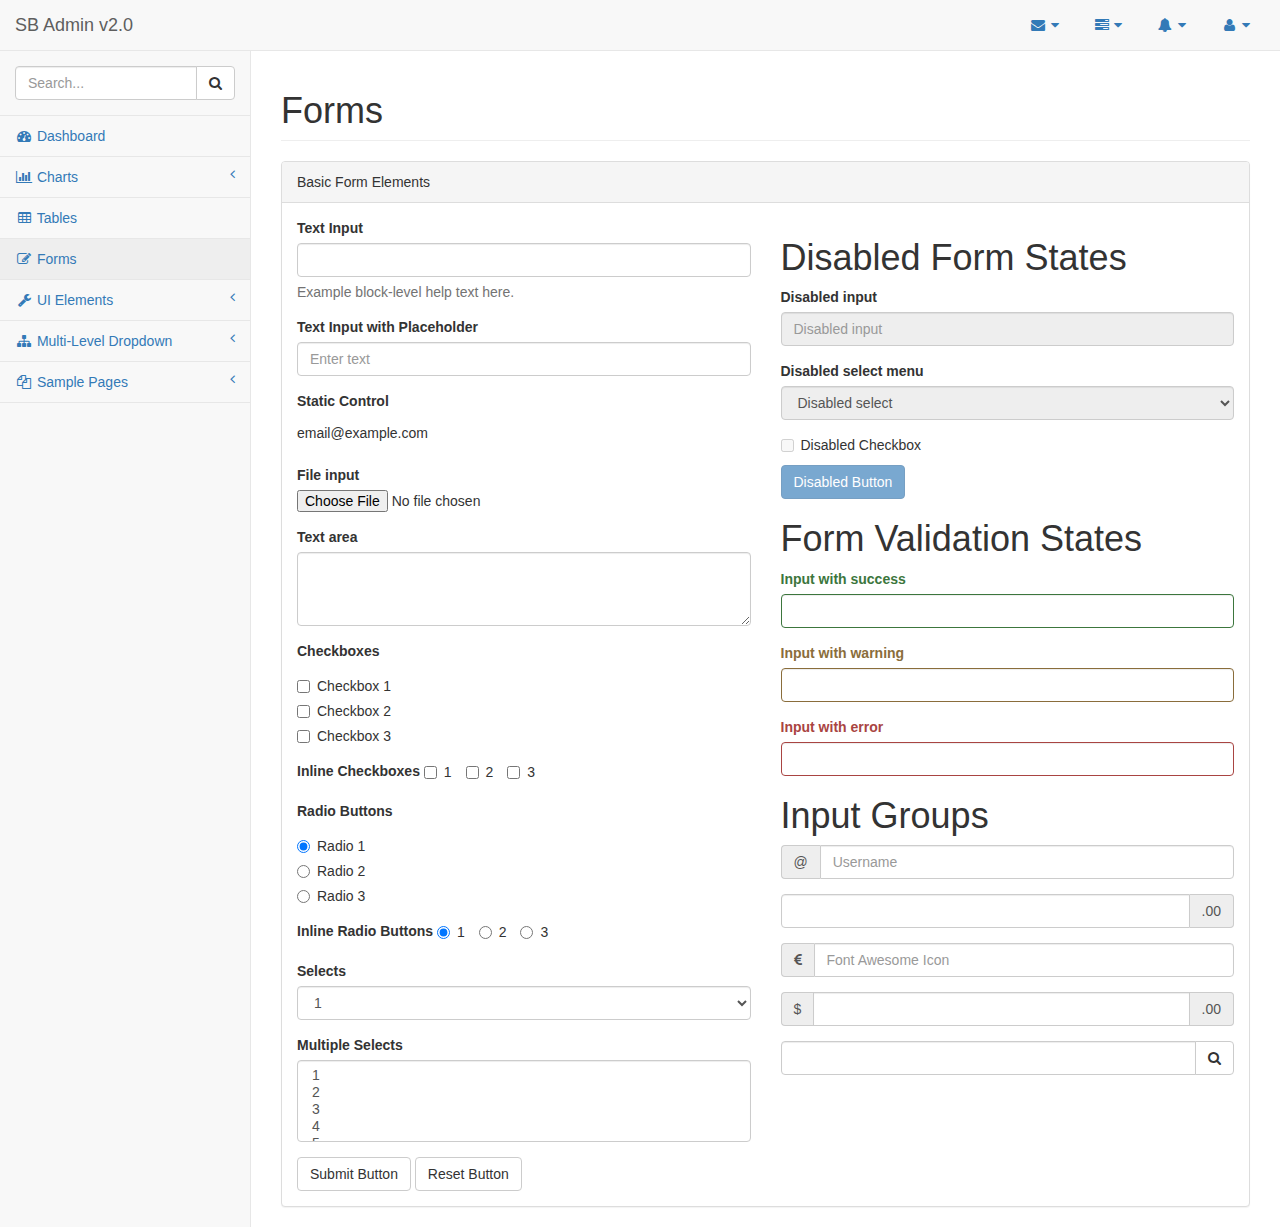
<file: pages/forms.html>
<!DOCTYPE html>
<html lang="en">

<head>

    <meta charset="utf-8">
    <meta http-equiv="X-UA-Compatible" content="IE=edge">
    <meta name="viewport" content="width=device-width, initial-scale=1">
    <meta name="description" content="">
    <meta name="author" content="">

    <title>SB Admin 2 - Bootstrap Admin Theme</title>

    <!-- Bootstrap Core CSS -->
    <link href="../vendor/bootstrap/css/bootstrap.min.css" rel="stylesheet">

    <!-- MetisMenu CSS -->
    <link href="../vendor/metisMenu/metisMenu.min.css" rel="stylesheet">

    <!-- Custom CSS -->
    <link href="../dist/css/sb-admin-2.css" rel="stylesheet">

    <!-- Custom Fonts -->
    <link href="../vendor/font-awesome/css/font-awesome.min.css" rel="stylesheet" type="text/css">

    <!-- HTML5 Shim and Respond.js IE8 support of HTML5 elements and media queries -->
    <!-- WARNING: Respond.js doesn't work if you view the page via file:// -->
    <!--[if lt IE 9]>
        <script src="https://oss.maxcdn.com/libs/html5shiv/3.7.0/html5shiv.js"></script>
        <script src="https://oss.maxcdn.com/libs/respond.js/1.4.2/respond.min.js"></script>
    <![endif]-->

</head>

<body>

    <div id="wrapper">

        <!-- Navigation -->
        <nav class="navbar navbar-default navbar-static-top" role="navigation" style="margin-bottom: 0">
            <div class="navbar-header">
                <button type="button" class="navbar-toggle" data-toggle="collapse" data-target=".navbar-collapse">
                    <span class="sr-only">Toggle navigation</span>
                    <span class="icon-bar"></span>
                    <span class="icon-bar"></span>
                    <span class="icon-bar"></span>
                </button>
                <a class="navbar-brand" href="index.html">SB Admin v2.0</a>
            </div>
            <!-- /.navbar-header -->

            <ul class="nav navbar-top-links navbar-right">
                <li class="dropdown">
                    <a class="dropdown-toggle" data-toggle="dropdown" href="#">
                        <i class="fa fa-envelope fa-fw"></i> <i class="fa fa-caret-down"></i>
                    </a>
                    <ul class="dropdown-menu dropdown-messages">
                        <li>
                            <a href="#">
                                <div>
                                    <strong>John Smith</strong>
                                    <span class="pull-right text-muted">
                                        <em>Yesterday</em>
                                    </span>
                                </div>
                                <div>Lorem ipsum dolor sit amet, consectetur adipiscing elit. Pellentesque eleifend...</div>
                            </a>
                        </li>
                        <li class="divider"></li>
                        <li>
                            <a href="#">
                                <div>
                                    <strong>John Smith</strong>
                                    <span class="pull-right text-muted">
                                        <em>Yesterday</em>
                                    </span>
                                </div>
                                <div>Lorem ipsum dolor sit amet, consectetur adipiscing elit. Pellentesque eleifend...</div>
                            </a>
                        </li>
                        <li class="divider"></li>
                        <li>
                            <a href="#">
                                <div>
                                    <strong>John Smith</strong>
                                    <span class="pull-right text-muted">
                                        <em>Yesterday</em>
                                    </span>
                                </div>
                                <div>Lorem ipsum dolor sit amet, consectetur adipiscing elit. Pellentesque eleifend...</div>
                            </a>
                        </li>
                        <li class="divider"></li>
                        <li>
                            <a class="text-center" href="#">
                                <strong>Read All Messages</strong>
                                <i class="fa fa-angle-right"></i>
                            </a>
                        </li>
                    </ul>
                    <!-- /.dropdown-messages -->
                </li>
                <!-- /.dropdown -->
                <li class="dropdown">
                    <a class="dropdown-toggle" data-toggle="dropdown" href="#">
                        <i class="fa fa-tasks fa-fw"></i> <i class="fa fa-caret-down"></i>
                    </a>
                    <ul class="dropdown-menu dropdown-tasks">
                        <li>
                            <a href="#">
                                <div>
                                    <p>
                                        <strong>Task 1</strong>
                                        <span class="pull-right text-muted">40% Complete</span>
                                    </p>
                                    <div class="progress progress-striped active">
                                        <div class="progress-bar progress-bar-success" role="progressbar" aria-valuenow="40" aria-valuemin="0" aria-valuemax="100" style="width: 40%">
                                            <span class="sr-only">40% Complete (success)</span>
                                        </div>
                                    </div>
                                </div>
                            </a>
                        </li>
                        <li class="divider"></li>
                        <li>
                            <a href="#">
                                <div>
                                    <p>
                                        <strong>Task 2</strong>
                                        <span class="pull-right text-muted">20% Complete</span>
                                    </p>
                                    <div class="progress progress-striped active">
                                        <div class="progress-bar progress-bar-info" role="progressbar" aria-valuenow="20" aria-valuemin="0" aria-valuemax="100" style="width: 20%">
                                            <span class="sr-only">20% Complete</span>
                                        </div>
                                    </div>
                                </div>
                            </a>
                        </li>
                        <li class="divider"></li>
                        <li>
                            <a href="#">
                                <div>
                                    <p>
                                        <strong>Task 3</strong>
                                        <span class="pull-right text-muted">60% Complete</span>
                                    </p>
                                    <div class="progress progress-striped active">
                                        <div class="progress-bar progress-bar-warning" role="progressbar" aria-valuenow="60" aria-valuemin="0" aria-valuemax="100" style="width: 60%">
                                            <span class="sr-only">60% Complete (warning)</span>
                                        </div>
                                    </div>
                                </div>
                            </a>
                        </li>
                        <li class="divider"></li>
                        <li>
                            <a href="#">
                                <div>
                                    <p>
                                        <strong>Task 4</strong>
                                        <span class="pull-right text-muted">80% Complete</span>
                                    </p>
                                    <div class="progress progress-striped active">
                                        <div class="progress-bar progress-bar-danger" role="progressbar" aria-valuenow="80" aria-valuemin="0" aria-valuemax="100" style="width: 80%">
                                            <span class="sr-only">80% Complete (danger)</span>
                                        </div>
                                    </div>
                                </div>
                            </a>
                        </li>
                        <li class="divider"></li>
                        <li>
                            <a class="text-center" href="#">
                                <strong>See All Tasks</strong>
                                <i class="fa fa-angle-right"></i>
                            </a>
                        </li>
                    </ul>
                    <!-- /.dropdown-tasks -->
                </li>
                <!-- /.dropdown -->
                <li class="dropdown">
                    <a class="dropdown-toggle" data-toggle="dropdown" href="#">
                        <i class="fa fa-bell fa-fw"></i> <i class="fa fa-caret-down"></i>
                    </a>
                    <ul class="dropdown-menu dropdown-alerts">
                        <li>
                            <a href="#">
                                <div>
                                    <i class="fa fa-comment fa-fw"></i> New Comment
                                    <span class="pull-right text-muted small">4 minutes ago</span>
                                </div>
                            </a>
                        </li>
                        <li class="divider"></li>
                        <li>
                            <a href="#">
                                <div>
                                    <i class="fa fa-twitter fa-fw"></i> 3 New Followers
                                    <span class="pull-right text-muted small">12 minutes ago</span>
                                </div>
                            </a>
                        </li>
                        <li class="divider"></li>
                        <li>
                            <a href="#">
                                <div>
                                    <i class="fa fa-envelope fa-fw"></i> Message Sent
                                    <span class="pull-right text-muted small">4 minutes ago</span>
                                </div>
                            </a>
                        </li>
                        <li class="divider"></li>
                        <li>
                            <a href="#">
                                <div>
                                    <i class="fa fa-tasks fa-fw"></i> New Task
                                    <span class="pull-right text-muted small">4 minutes ago</span>
                                </div>
                            </a>
                        </li>
                        <li class="divider"></li>
                        <li>
                            <a href="#">
                                <div>
                                    <i class="fa fa-upload fa-fw"></i> Server Rebooted
                                    <span class="pull-right text-muted small">4 minutes ago</span>
                                </div>
                            </a>
                        </li>
                        <li class="divider"></li>
                        <li>
                            <a class="text-center" href="#">
                                <strong>See All Alerts</strong>
                                <i class="fa fa-angle-right"></i>
                            </a>
                        </li>
                    </ul>
                    <!-- /.dropdown-alerts -->
                </li>
                <!-- /.dropdown -->
                <li class="dropdown">
                    <a class="dropdown-toggle" data-toggle="dropdown" href="#">
                        <i class="fa fa-user fa-fw"></i> <i class="fa fa-caret-down"></i>
                    </a>
                    <ul class="dropdown-menu dropdown-user">
                        <li><a href="#"><i class="fa fa-user fa-fw"></i> User Profile</a>
                        </li>
                        <li><a href="#"><i class="fa fa-gear fa-fw"></i> Settings</a>
                        </li>
                        <li class="divider"></li>
                        <li><a href="login.html"><i class="fa fa-sign-out fa-fw"></i> Logout</a>
                        </li>
                    </ul>
                    <!-- /.dropdown-user -->
                </li>
                <!-- /.dropdown -->
            </ul>
            <!-- /.navbar-top-links -->

            <div class="navbar-default sidebar" role="navigation">
                <div class="sidebar-nav navbar-collapse">
                    <ul class="nav" id="side-menu">
                        <li class="sidebar-search">
                            <div class="input-group custom-search-form">
                                <input type="text" class="form-control" placeholder="Search...">
                                <span class="input-group-btn">
                                <button class="btn btn-default" type="button">
                                    <i class="fa fa-search"></i>
                                </button>
                            </span>
                            </div>
                            <!-- /input-group -->
                        </li>
                        <li>
                            <a href="index.html"><i class="fa fa-dashboard fa-fw"></i> Dashboard</a>
                        </li>
                        <li>
                            <a href="#"><i class="fa fa-bar-chart-o fa-fw"></i> Charts<span class="fa arrow"></span></a>
                            <ul class="nav nav-second-level">
                                <li>
                                    <a href="flot.html">Flot Charts</a>
                                </li>
                                <li>
                                    <a href="morris.html">Morris.js Charts</a>
                                </li>
                            </ul>
                            <!-- /.nav-second-level -->
                        </li>
                        <li>
                            <a href="tables.html"><i class="fa fa-table fa-fw"></i> Tables</a>
                        </li>
                        <li>
                            <a href="forms.html"><i class="fa fa-edit fa-fw"></i> Forms</a>
                        </li>
                        <li>
                            <a href="#"><i class="fa fa-wrench fa-fw"></i> UI Elements<span class="fa arrow"></span></a>
                            <ul class="nav nav-second-level">
                                <li>
                                    <a href="panels-wells.html">Panels and Wells</a>
                                </li>
                                <li>
                                    <a href="buttons.html">Buttons</a>
                                </li>
                                <li>
                                    <a href="notifications.html">Notifications</a>
                                </li>
                                <li>
                                    <a href="typography.html">Typography</a>
                                </li>
                                <li>
                                    <a href="icons.html"> Icons</a>
                                </li>
                                <li>
                                    <a href="grid.html">Grid</a>
                                </li>
                            </ul>
                            <!-- /.nav-second-level -->
                        </li>
                        <li>
                            <a href="#"><i class="fa fa-sitemap fa-fw"></i> Multi-Level Dropdown<span class="fa arrow"></span></a>
                            <ul class="nav nav-second-level">
                                <li>
                                    <a href="#">Second Level Item</a>
                                </li>
                                <li>
                                    <a href="#">Second Level Item</a>
                                </li>
                                <li>
                                    <a href="#">Third Level <span class="fa arrow"></span></a>
                                    <ul class="nav nav-third-level">
                                        <li>
                                            <a href="#">Third Level Item</a>
                                        </li>
                                        <li>
                                            <a href="#">Third Level Item</a>
                                        </li>
                                        <li>
                                            <a href="#">Third Level Item</a>
                                        </li>
                                        <li>
                                            <a href="#">Third Level Item</a>
                                        </li>
                                    </ul>
                                    <!-- /.nav-third-level -->
                                </li>
                            </ul>
                            <!-- /.nav-second-level -->
                        </li>
                        <li>
                            <a href="#"><i class="fa fa-files-o fa-fw"></i> Sample Pages<span class="fa arrow"></span></a>
                            <ul class="nav nav-second-level">
                                <li>
                                    <a href="blank.html">Blank Page</a>
                                </li>
                                <li>
                                    <a href="login.html">Login Page</a>
                                </li>
                            </ul>
                            <!-- /.nav-second-level -->
                        </li>
                    </ul>
                </div>
                <!-- /.sidebar-collapse -->
            </div>
            <!-- /.navbar-static-side -->
        </nav>

        <div id="page-wrapper">
            <div class="row">
                <div class="col-lg-12">
                    <h1 class="page-header">Forms</h1>
                </div>
                <!-- /.col-lg-12 -->
            </div>
            <!-- /.row -->
            <div class="row">
                <div class="col-lg-12">
                    <div class="panel panel-default">
                        <div class="panel-heading">
                            Basic Form Elements
                        </div>
                        <div class="panel-body">
                            <div class="row">
                                <div class="col-lg-6">
                                    <form role="form">
                                        <div class="form-group">
                                            <label>Text Input</label>
                                            <input class="form-control">
                                            <p class="help-block">Example block-level help text here.</p>
                                        </div>
                                        <div class="form-group">
                                            <label>Text Input with Placeholder</label>
                                            <input class="form-control" placeholder="Enter text">
                                        </div>
                                        <div class="form-group">
                                            <label>Static Control</label>
                                            <p class="form-control-static">email@example.com</p>
                                        </div>
                                        <div class="form-group">
                                            <label>File input</label>
                                            <input type="file">
                                        </div>
                                        <div class="form-group">
                                            <label>Text area</label>
                                            <textarea class="form-control" rows="3"></textarea>
                                        </div>
                                        <div class="form-group">
                                            <label>Checkboxes</label>
                                            <div class="checkbox">
                                                <label>
                                                    <input type="checkbox" value="">Checkbox 1
                                                </label>
                                            </div>
                                            <div class="checkbox">
                                                <label>
                                                    <input type="checkbox" value="">Checkbox 2
                                                </label>
                                            </div>
                                            <div class="checkbox">
                                                <label>
                                                    <input type="checkbox" value="">Checkbox 3
                                                </label>
                                            </div>
                                        </div>
                                        <div class="form-group">
                                            <label>Inline Checkboxes</label>
                                            <label class="checkbox-inline">
                                                <input type="checkbox">1
                                            </label>
                                            <label class="checkbox-inline">
                                                <input type="checkbox">2
                                            </label>
                                            <label class="checkbox-inline">
                                                <input type="checkbox">3
                                            </label>
                                        </div>
                                        <div class="form-group">
                                            <label>Radio Buttons</label>
                                            <div class="radio">
                                                <label>
                                                    <input type="radio" name="optionsRadios" id="optionsRadios1" value="option1" checked>Radio 1
                                                </label>
                                            </div>
                                            <div class="radio">
                                                <label>
                                                    <input type="radio" name="optionsRadios" id="optionsRadios2" value="option2">Radio 2
                                                </label>
                                            </div>
                                            <div class="radio">
                                                <label>
                                                    <input type="radio" name="optionsRadios" id="optionsRadios3" value="option3">Radio 3
                                                </label>
                                            </div>
                                        </div>
                                        <div class="form-group">
                                            <label>Inline Radio Buttons</label>
                                            <label class="radio-inline">
                                                <input type="radio" name="optionsRadiosInline" id="optionsRadiosInline1" value="option1" checked>1
                                            </label>
                                            <label class="radio-inline">
                                                <input type="radio" name="optionsRadiosInline" id="optionsRadiosInline2" value="option2">2
                                            </label>
                                            <label class="radio-inline">
                                                <input type="radio" name="optionsRadiosInline" id="optionsRadiosInline3" value="option3">3
                                            </label>
                                        </div>
                                        <div class="form-group">
                                            <label>Selects</label>
                                            <select class="form-control">
                                                <option>1</option>
                                                <option>2</option>
                                                <option>3</option>
                                                <option>4</option>
                                                <option>5</option>
                                            </select>
                                        </div>
                                        <div class="form-group">
                                            <label>Multiple Selects</label>
                                            <select multiple class="form-control">
                                                <option>1</option>
                                                <option>2</option>
                                                <option>3</option>
                                                <option>4</option>
                                                <option>5</option>
                                            </select>
                                        </div>
                                        <button type="submit" class="btn btn-default">Submit Button</button>
                                        <button type="reset" class="btn btn-default">Reset Button</button>
                                    </form>
                                </div>
                                <!-- /.col-lg-6 (nested) -->
                                <div class="col-lg-6">
                                    <h1>Disabled Form States</h1>
                                    <form role="form">
                                        <fieldset disabled>
                                            <div class="form-group">
                                                <label for="disabledSelect">Disabled input</label>
                                                <input class="form-control" id="disabledInput" type="text" placeholder="Disabled input" disabled>
                                            </div>
                                            <div class="form-group">
                                                <label for="disabledSelect">Disabled select menu</label>
                                                <select id="disabledSelect" class="form-control">
                                                    <option>Disabled select</option>
                                                </select>
                                            </div>
                                            <div class="checkbox">
                                                <label>
                                                    <input type="checkbox">Disabled Checkbox
                                                </label>
                                            </div>
                                            <button type="submit" class="btn btn-primary">Disabled Button</button>
                                        </fieldset>
                                    </form>
                                    <h1>Form Validation States</h1>
                                    <form role="form">
                                        <div class="form-group has-success">
                                            <label class="control-label" for="inputSuccess">Input with success</label>
                                            <input type="text" class="form-control" id="inputSuccess">
                                        </div>
                                        <div class="form-group has-warning">
                                            <label class="control-label" for="inputWarning">Input with warning</label>
                                            <input type="text" class="form-control" id="inputWarning">
                                        </div>
                                        <div class="form-group has-error">
                                            <label class="control-label" for="inputError">Input with error</label>
                                            <input type="text" class="form-control" id="inputError">
                                        </div>
                                    </form>
                                    <h1>Input Groups</h1>
                                    <form role="form">
                                        <div class="form-group input-group">
                                            <span class="input-group-addon">@</span>
                                            <input type="text" class="form-control" placeholder="Username">
                                        </div>
                                        <div class="form-group input-group">
                                            <input type="text" class="form-control">
                                            <span class="input-group-addon">.00</span>
                                        </div>
                                        <div class="form-group input-group">
                                            <span class="input-group-addon"><i class="fa fa-eur"></i>
                                            </span>
                                            <input type="text" class="form-control" placeholder="Font Awesome Icon">
                                        </div>
                                        <div class="form-group input-group">
                                            <span class="input-group-addon">$</span>
                                            <input type="text" class="form-control">
                                            <span class="input-group-addon">.00</span>
                                        </div>
                                        <div class="form-group input-group">
                                            <input type="text" class="form-control">
                                            <span class="input-group-btn">
                                                <button class="btn btn-default" type="button"><i class="fa fa-search"></i>
                                                </button>
                                            </span>
                                        </div>
                                    </form>
                                </div>
                                <!-- /.col-lg-6 (nested) -->
                            </div>
                            <!-- /.row (nested) -->
                        </div>
                        <!-- /.panel-body -->
                    </div>
                    <!-- /.panel -->
                </div>
                <!-- /.col-lg-12 -->
            </div>
            <!-- /.row -->
        </div>
        <!-- /#page-wrapper -->

    </div>
    <!-- /#wrapper -->

    <!-- jQuery -->
    <script src="../vendor/jquery/jquery.min.js"></script>

    <!-- Bootstrap Core JavaScript -->
    <script src="../vendor/bootstrap/js/bootstrap.min.js"></script>

    <!-- Metis Menu Plugin JavaScript -->
    <script src="../vendor/metisMenu/metisMenu.min.js"></script>

    <!-- Custom Theme JavaScript -->
    <script src="../dist/js/sb-admin-2.js"></script>

</body>

</html>
</file>
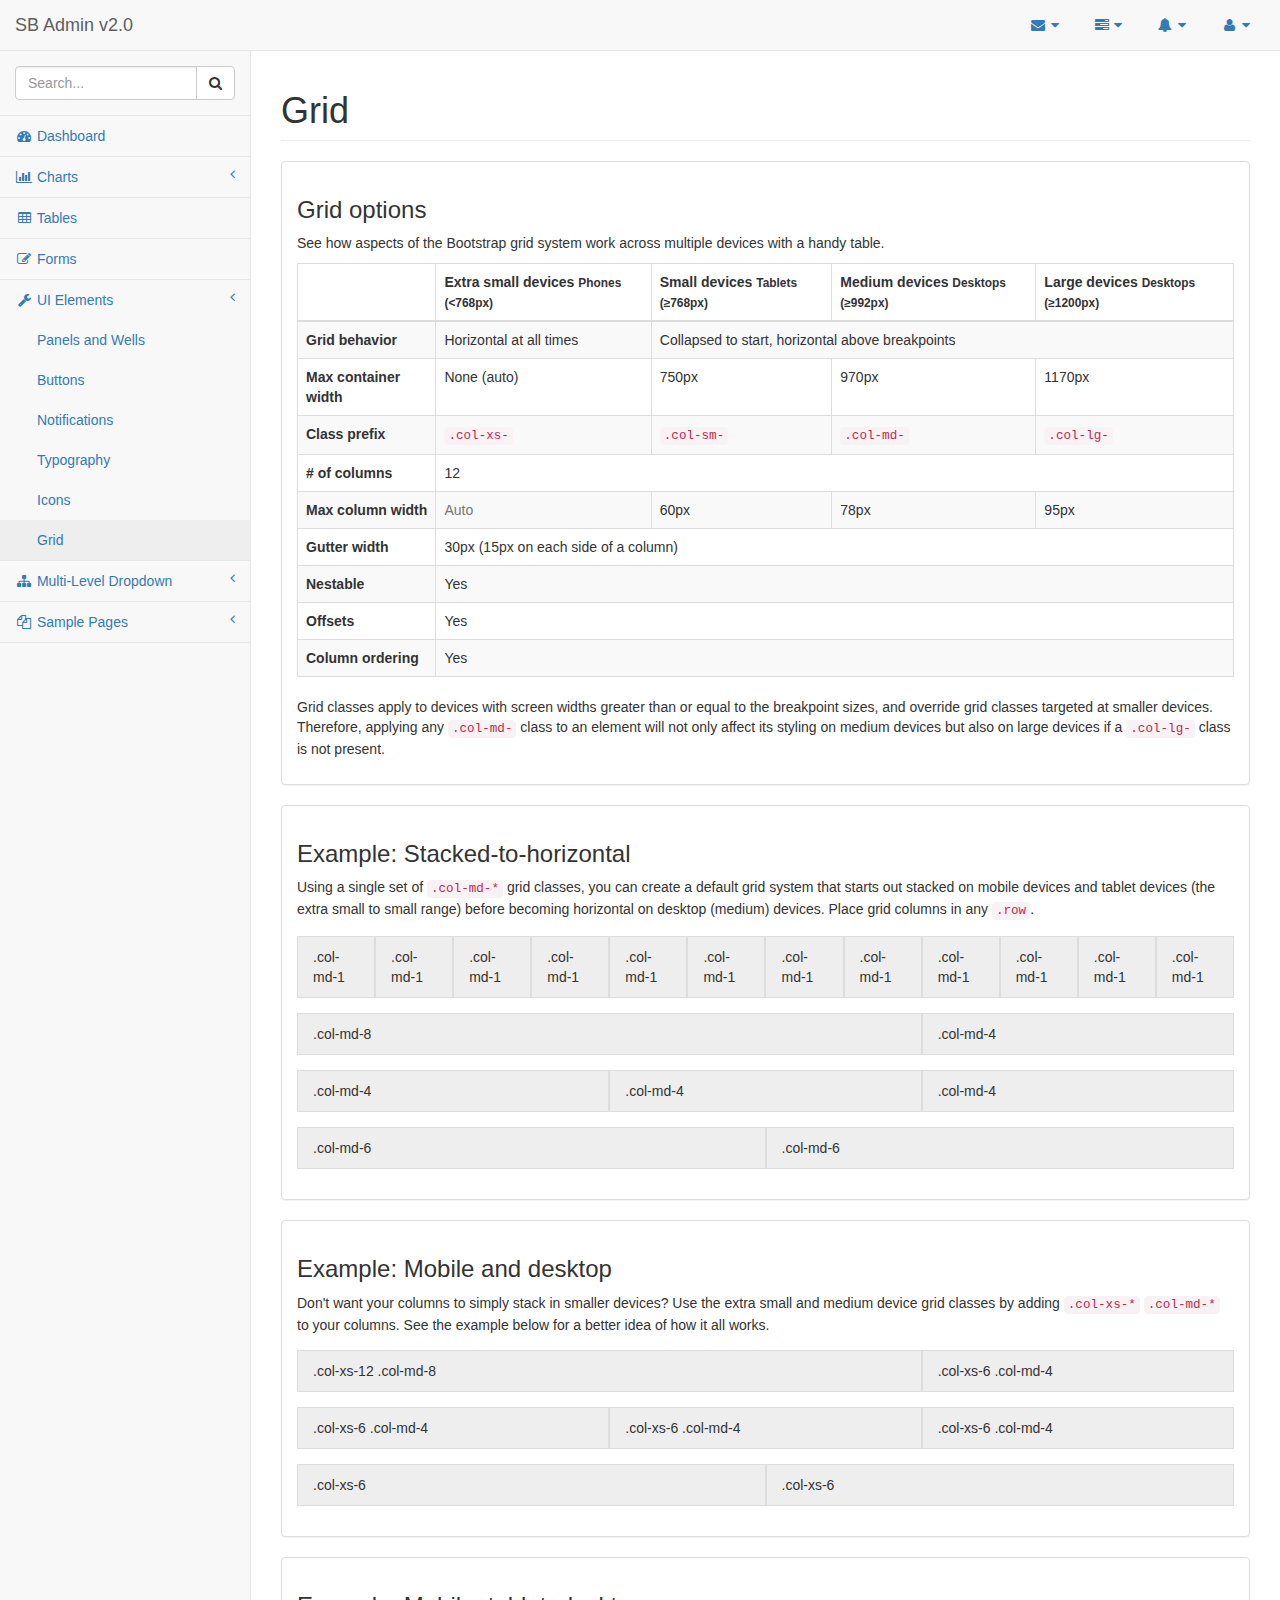
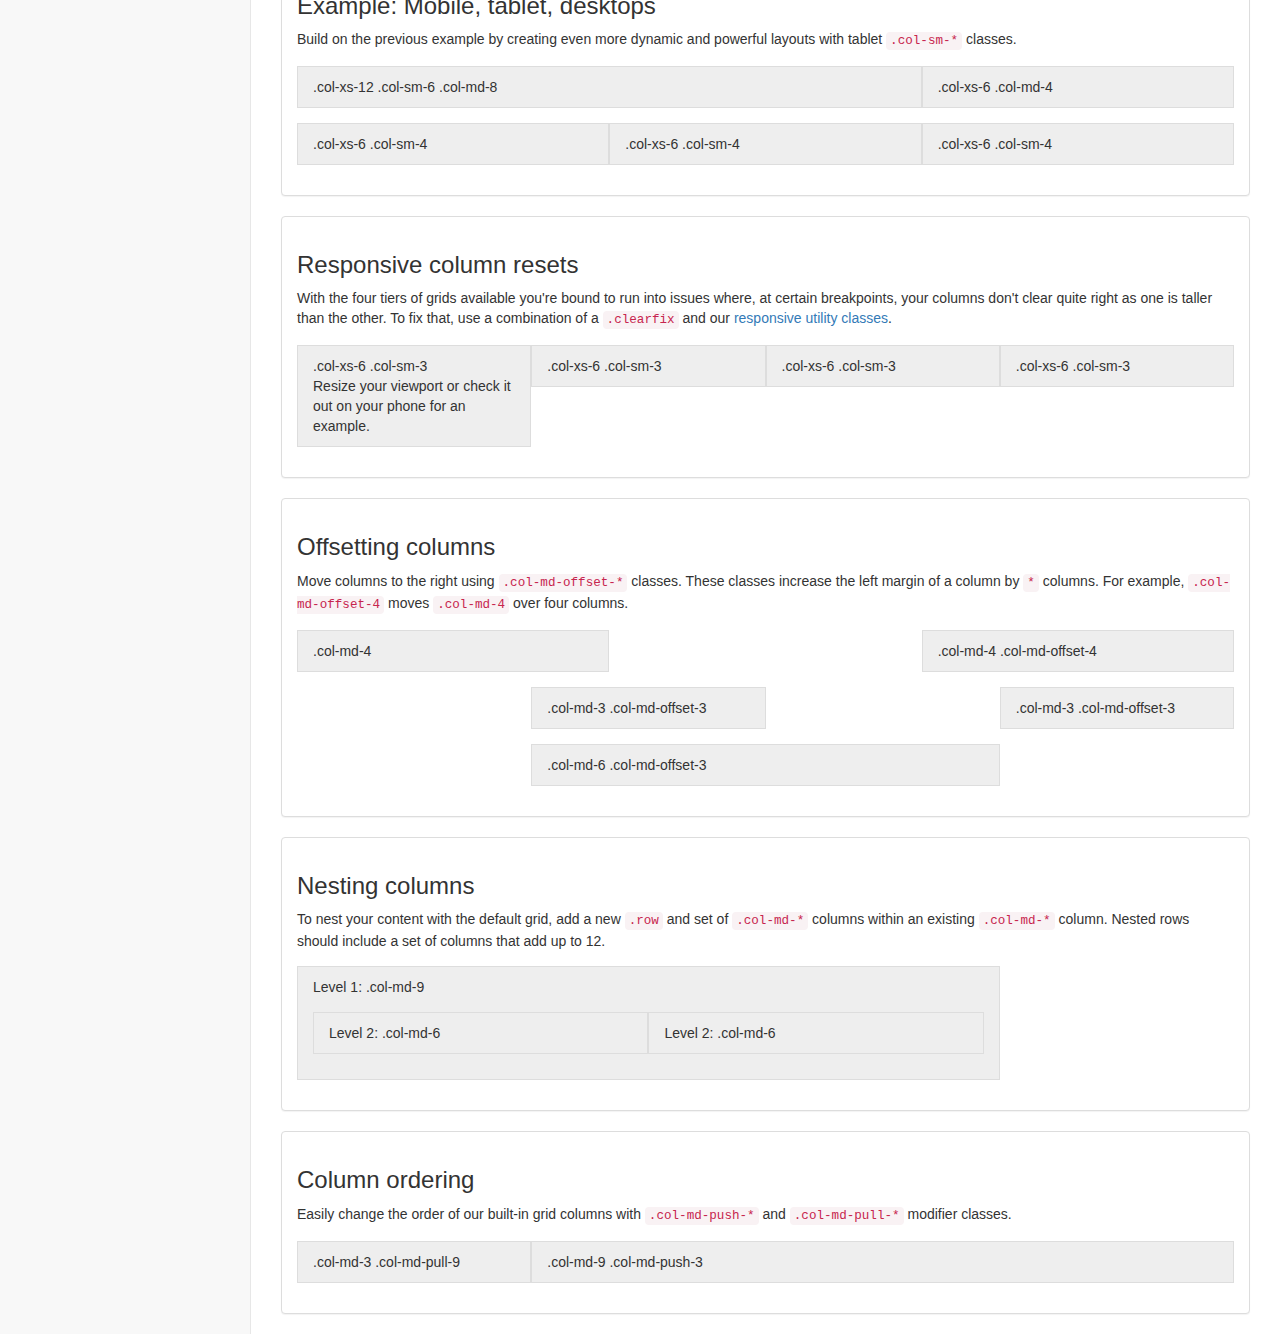
<file: pages/grid.html>
<!DOCTYPE html>
<html lang="en">

<head>

    <meta charset="utf-8">
    <meta http-equiv="X-UA-Compatible" content="IE=edge">
    <meta name="viewport" content="width=device-width, initial-scale=1">
    <meta name="description" content="">
    <meta name="author" content="">

    <title>SB Admin 2 - Bootstrap Admin Theme</title>

    <!-- Bootstrap Core CSS -->
    <link href="../vendor/bootstrap/css/bootstrap.min.css" rel="stylesheet">

    <!-- MetisMenu CSS -->
    <link href="../vendor/metisMenu/metisMenu.min.css" rel="stylesheet">

    <!-- Custom CSS -->
    <link href="../dist/css/sb-admin-2.css" rel="stylesheet">

    <!-- Custom Fonts -->
    <link href="../vendor/font-awesome/css/font-awesome.min.css" rel="stylesheet" type="text/css">

    <!-- HTML5 Shim and Respond.js IE8 support of HTML5 elements and media queries -->
    <!-- WARNING: Respond.js doesn't work if you view the page via file:// -->
    <!--[if lt IE 9]>
        <script src="https://oss.maxcdn.com/libs/html5shiv/3.7.0/html5shiv.js"></script>
        <script src="https://oss.maxcdn.com/libs/respond.js/1.4.2/respond.min.js"></script>
    <![endif]-->

</head>

<body>

    <div id="wrapper">

        <!-- Navigation -->
        <nav class="navbar navbar-default navbar-static-top" role="navigation" style="margin-bottom: 0">
            <div class="navbar-header">
                <button type="button" class="navbar-toggle" data-toggle="collapse" data-target=".navbar-collapse">
                    <span class="sr-only">Toggle navigation</span>
                    <span class="icon-bar"></span>
                    <span class="icon-bar"></span>
                    <span class="icon-bar"></span>
                </button>
                <a class="navbar-brand" href="index.html">SB Admin v2.0</a>
            </div>
            <!-- /.navbar-header -->

            <ul class="nav navbar-top-links navbar-right">
                <li class="dropdown">
                    <a class="dropdown-toggle" data-toggle="dropdown" href="#">
                        <i class="fa fa-envelope fa-fw"></i> <i class="fa fa-caret-down"></i>
                    </a>
                    <ul class="dropdown-menu dropdown-messages">
                        <li>
                            <a href="#">
                                <div>
                                    <strong>John Smith</strong>
                                    <span class="pull-right text-muted">
                                        <em>Yesterday</em>
                                    </span>
                                </div>
                                <div>Lorem ipsum dolor sit amet, consectetur adipiscing elit. Pellentesque eleifend...</div>
                            </a>
                        </li>
                        <li class="divider"></li>
                        <li>
                            <a href="#">
                                <div>
                                    <strong>John Smith</strong>
                                    <span class="pull-right text-muted">
                                        <em>Yesterday</em>
                                    </span>
                                </div>
                                <div>Lorem ipsum dolor sit amet, consectetur adipiscing elit. Pellentesque eleifend...</div>
                            </a>
                        </li>
                        <li class="divider"></li>
                        <li>
                            <a href="#">
                                <div>
                                    <strong>John Smith</strong>
                                    <span class="pull-right text-muted">
                                        <em>Yesterday</em>
                                    </span>
                                </div>
                                <div>Lorem ipsum dolor sit amet, consectetur adipiscing elit. Pellentesque eleifend...</div>
                            </a>
                        </li>
                        <li class="divider"></li>
                        <li>
                            <a class="text-center" href="#">
                                <strong>Read All Messages</strong>
                                <i class="fa fa-angle-right"></i>
                            </a>
                        </li>
                    </ul>
                    <!-- /.dropdown-messages -->
                </li>
                <!-- /.dropdown -->
                <li class="dropdown">
                    <a class="dropdown-toggle" data-toggle="dropdown" href="#">
                        <i class="fa fa-tasks fa-fw"></i> <i class="fa fa-caret-down"></i>
                    </a>
                    <ul class="dropdown-menu dropdown-tasks">
                        <li>
                            <a href="#">
                                <div>
                                    <p>
                                        <strong>Task 1</strong>
                                        <span class="pull-right text-muted">40% Complete</span>
                                    </p>
                                    <div class="progress progress-striped active">
                                        <div class="progress-bar progress-bar-success" role="progressbar" aria-valuenow="40" aria-valuemin="0" aria-valuemax="100" style="width: 40%">
                                            <span class="sr-only">40% Complete (success)</span>
                                        </div>
                                    </div>
                                </div>
                            </a>
                        </li>
                        <li class="divider"></li>
                        <li>
                            <a href="#">
                                <div>
                                    <p>
                                        <strong>Task 2</strong>
                                        <span class="pull-right text-muted">20% Complete</span>
                                    </p>
                                    <div class="progress progress-striped active">
                                        <div class="progress-bar progress-bar-info" role="progressbar" aria-valuenow="20" aria-valuemin="0" aria-valuemax="100" style="width: 20%">
                                            <span class="sr-only">20% Complete</span>
                                        </div>
                                    </div>
                                </div>
                            </a>
                        </li>
                        <li class="divider"></li>
                        <li>
                            <a href="#">
                                <div>
                                    <p>
                                        <strong>Task 3</strong>
                                        <span class="pull-right text-muted">60% Complete</span>
                                    </p>
                                    <div class="progress progress-striped active">
                                        <div class="progress-bar progress-bar-warning" role="progressbar" aria-valuenow="60" aria-valuemin="0" aria-valuemax="100" style="width: 60%">
                                            <span class="sr-only">60% Complete (warning)</span>
                                        </div>
                                    </div>
                                </div>
                            </a>
                        </li>
                        <li class="divider"></li>
                        <li>
                            <a href="#">
                                <div>
                                    <p>
                                        <strong>Task 4</strong>
                                        <span class="pull-right text-muted">80% Complete</span>
                                    </p>
                                    <div class="progress progress-striped active">
                                        <div class="progress-bar progress-bar-danger" role="progressbar" aria-valuenow="80" aria-valuemin="0" aria-valuemax="100" style="width: 80%">
                                            <span class="sr-only">80% Complete (danger)</span>
                                        </div>
                                    </div>
                                </div>
                            </a>
                        </li>
                        <li class="divider"></li>
                        <li>
                            <a class="text-center" href="#">
                                <strong>See All Tasks</strong>
                                <i class="fa fa-angle-right"></i>
                            </a>
                        </li>
                    </ul>
                    <!-- /.dropdown-tasks -->
                </li>
                <!-- /.dropdown -->
                <li class="dropdown">
                    <a class="dropdown-toggle" data-toggle="dropdown" href="#">
                        <i class="fa fa-bell fa-fw"></i> <i class="fa fa-caret-down"></i>
                    </a>
                    <ul class="dropdown-menu dropdown-alerts">
                        <li>
                            <a href="#">
                                <div>
                                    <i class="fa fa-comment fa-fw"></i> New Comment
                                    <span class="pull-right text-muted small">4 minutes ago</span>
                                </div>
                            </a>
                        </li>
                        <li class="divider"></li>
                        <li>
                            <a href="#">
                                <div>
                                    <i class="fa fa-twitter fa-fw"></i> 3 New Followers
                                    <span class="pull-right text-muted small">12 minutes ago</span>
                                </div>
                            </a>
                        </li>
                        <li class="divider"></li>
                        <li>
                            <a href="#">
                                <div>
                                    <i class="fa fa-envelope fa-fw"></i> Message Sent
                                    <span class="pull-right text-muted small">4 minutes ago</span>
                                </div>
                            </a>
                        </li>
                        <li class="divider"></li>
                        <li>
                            <a href="#">
                                <div>
                                    <i class="fa fa-tasks fa-fw"></i> New Task
                                    <span class="pull-right text-muted small">4 minutes ago</span>
                                </div>
                            </a>
                        </li>
                        <li class="divider"></li>
                        <li>
                            <a href="#">
                                <div>
                                    <i class="fa fa-upload fa-fw"></i> Server Rebooted
                                    <span class="pull-right text-muted small">4 minutes ago</span>
                                </div>
                            </a>
                        </li>
                        <li class="divider"></li>
                        <li>
                            <a class="text-center" href="#">
                                <strong>See All Alerts</strong>
                                <i class="fa fa-angle-right"></i>
                            </a>
                        </li>
                    </ul>
                    <!-- /.dropdown-alerts -->
                </li>
                <!-- /.dropdown -->
                <li class="dropdown">
                    <a class="dropdown-toggle" data-toggle="dropdown" href="#">
                        <i class="fa fa-user fa-fw"></i> <i class="fa fa-caret-down"></i>
                    </a>
                    <ul class="dropdown-menu dropdown-user">
                        <li><a href="#"><i class="fa fa-user fa-fw"></i> User Profile</a>
                        </li>
                        <li><a href="#"><i class="fa fa-gear fa-fw"></i> Settings</a>
                        </li>
                        <li class="divider"></li>
                        <li><a href="login.html"><i class="fa fa-sign-out fa-fw"></i> Logout</a>
                        </li>
                    </ul>
                    <!-- /.dropdown-user -->
                </li>
                <!-- /.dropdown -->
            </ul>
            <!-- /.navbar-top-links -->

            <div class="navbar-default sidebar" role="navigation">
                <div class="sidebar-nav navbar-collapse">
                    <ul class="nav" id="side-menu">
                        <li class="sidebar-search">
                            <div class="input-group custom-search-form">
                                <input type="text" class="form-control" placeholder="Search...">
                                <span class="input-group-btn">
                                <button class="btn btn-default" type="button">
                                    <i class="fa fa-search"></i>
                                </button>
                            </span>
                            </div>
                            <!-- /input-group -->
                        </li>
                        <li>
                            <a href="index.html"><i class="fa fa-dashboard fa-fw"></i> Dashboard</a>
                        </li>
                        <li>
                            <a href="#"><i class="fa fa-bar-chart-o fa-fw"></i> Charts<span class="fa arrow"></span></a>
                            <ul class="nav nav-second-level">
                                <li>
                                    <a href="flot.html">Flot Charts</a>
                                </li>
                                <li>
                                    <a href="morris.html">Morris.js Charts</a>
                                </li>
                            </ul>
                            <!-- /.nav-second-level -->
                        </li>
                        <li>
                            <a href="tables.html"><i class="fa fa-table fa-fw"></i> Tables</a>
                        </li>
                        <li>
                            <a href="forms.html"><i class="fa fa-edit fa-fw"></i> Forms</a>
                        </li>
                        <li>
                            <a href="#"><i class="fa fa-wrench fa-fw"></i> UI Elements<span class="fa arrow"></span></a>
                            <ul class="nav nav-second-level">
                                <li>
                                    <a href="panels-wells.html">Panels and Wells</a>
                                </li>
                                <li>
                                    <a href="buttons.html">Buttons</a>
                                </li>
                                <li>
                                    <a href="notifications.html">Notifications</a>
                                </li>
                                <li>
                                    <a href="typography.html">Typography</a>
                                </li>
                                <li>
                                    <a href="icons.html"> Icons</a>
                                </li>
                                <li>
                                    <a href="grid.html">Grid</a>
                                </li>
                            </ul>
                            <!-- /.nav-second-level -->
                        </li>
                        <li>
                            <a href="#"><i class="fa fa-sitemap fa-fw"></i> Multi-Level Dropdown<span class="fa arrow"></span></a>
                            <ul class="nav nav-second-level">
                                <li>
                                    <a href="#">Second Level Item</a>
                                </li>
                                <li>
                                    <a href="#">Second Level Item</a>
                                </li>
                                <li>
                                    <a href="#">Third Level <span class="fa arrow"></span></a>
                                    <ul class="nav nav-third-level">
                                        <li>
                                            <a href="#">Third Level Item</a>
                                        </li>
                                        <li>
                                            <a href="#">Third Level Item</a>
                                        </li>
                                        <li>
                                            <a href="#">Third Level Item</a>
                                        </li>
                                        <li>
                                            <a href="#">Third Level Item</a>
                                        </li>
                                    </ul>
                                    <!-- /.nav-third-level -->
                                </li>
                            </ul>
                            <!-- /.nav-second-level -->
                        </li>
                        <li>
                            <a href="#"><i class="fa fa-files-o fa-fw"></i> Sample Pages<span class="fa arrow"></span></a>
                            <ul class="nav nav-second-level">
                                <li>
                                    <a href="blank.html">Blank Page</a>
                                </li>
                                <li>
                                    <a href="login.html">Login Page</a>
                                </li>
                            </ul>
                            <!-- /.nav-second-level -->
                        </li>
                    </ul>
                </div>
                <!-- /.sidebar-collapse -->
            </div>
            <!-- /.navbar-static-side -->
        </nav>

        <div id="page-wrapper">
            <div class="row">
                <div class="col-lg-12">
                    <h1 class="page-header">Grid</h1>
                </div>
                <!-- /.col-lg-12 -->
            </div>
            <!-- /.row -->
            <div class="row">
                <div class="col-lg-12">
                    <div class="panel panel-default">
                        <div class="panel-body">
                            <h3>Grid options</h3>
                            <p>See how aspects of the Bootstrap grid system work across multiple devices with a handy table.</p>
                            <div class="table-responsive">
                                <table class="table table-bordered table-striped">
                                    <thead>
                                        <tr>
                                            <th></th>
                                            <th>
                                                Extra small devices
                                                <small>Phones (&lt;768px)</small>
                                            </th>
                                            <th>
                                                Small devices
                                                <small>Tablets (&ge;768px)</small>
                                            </th>
                                            <th>
                                                Medium devices
                                                <small>Desktops (&ge;992px)</small>
                                            </th>
                                            <th>
                                                Large devices
                                                <small>Desktops (&ge;1200px)</small>
                                            </th>
                                        </tr>
                                    </thead>
                                    <tbody>
                                        <tr>
                                            <th>Grid behavior</th>
                                            <td>Horizontal at all times</td>
                                            <td colspan="3">Collapsed to start, horizontal above breakpoints</td>
                                        </tr>
                                        <tr>
                                            <th>Max container width</th>
                                            <td>None (auto)</td>
                                            <td>750px</td>
                                            <td>970px</td>
                                            <td>1170px</td>
                                        </tr>
                                        <tr>
                                            <th>Class prefix</th>
                                            <td>
                                                <code>.col-xs-</code>
                                            </td>
                                            <td>
                                                <code>.col-sm-</code>
                                            </td>
                                            <td>
                                                <code>.col-md-</code>
                                            </td>
                                            <td>
                                                <code>.col-lg-</code>
                                            </td>
                                        </tr>
                                        <tr>
                                            <th># of columns</th>
                                            <td colspan="4">12</td>
                                        </tr>
                                        <tr>
                                            <th>Max column width</th>
                                            <td class="text-muted">Auto</td>
                                            <td>60px</td>
                                            <td>78px</td>
                                            <td>95px</td>
                                        </tr>
                                        <tr>
                                            <th>Gutter width</th>
                                            <td colspan="4">30px (15px on each side of a column)</td>
                                        </tr>
                                        <tr>
                                            <th>Nestable</th>
                                            <td colspan="4">Yes</td>
                                        </tr>
                                        <tr>
                                            <th>Offsets</th>
                                            <td colspan="4">Yes</td>
                                        </tr>
                                        <tr>
                                            <th>Column ordering</th>
                                            <td colspan="4">Yes</td>
                                        </tr>
                                    </tbody>
                                </table>
                            </div>
                            <p>Grid classes apply to devices with screen widths greater than or equal to the breakpoint sizes, and override grid classes targeted at smaller devices. Therefore, applying any
                                <code>.col-md-</code> class to an element will not only affect its styling on medium devices but also on large devices if a
                                <code>.col-lg-</code> class is not present.</p>
                        </div>
                    </div>
                </div>
                <!-- /.col-lg-12 -->
            </div>
            <!-- /.row -->

            <div class="row">
                <div class="col-lg-12">
                    <div class="panel panel-default">
                        <div class="panel-body">
                            <h3>Example: Stacked-to-horizontal</h3>
                            <p>Using a single set of
                                <code>.col-md-*</code> grid classes, you can create a default grid system that starts out stacked on mobile devices and tablet devices (the extra small to small range) before becoming horizontal on desktop (medium) devices. Place grid columns in any
                                <code>.row</code>.</p>
                            <div class="row show-grid">
                                <div class="col-md-1">.col-md-1</div>
                                <div class="col-md-1">.col-md-1</div>
                                <div class="col-md-1">.col-md-1</div>
                                <div class="col-md-1">.col-md-1</div>
                                <div class="col-md-1">.col-md-1</div>
                                <div class="col-md-1">.col-md-1</div>
                                <div class="col-md-1">.col-md-1</div>
                                <div class="col-md-1">.col-md-1</div>
                                <div class="col-md-1">.col-md-1</div>
                                <div class="col-md-1">.col-md-1</div>
                                <div class="col-md-1">.col-md-1</div>
                                <div class="col-md-1">.col-md-1</div>
                            </div>
                            <div class="row show-grid">
                                <div class="col-md-8">.col-md-8</div>
                                <div class="col-md-4">.col-md-4</div>
                            </div>
                            <div class="row show-grid">
                                <div class="col-md-4">.col-md-4</div>
                                <div class="col-md-4">.col-md-4</div>
                                <div class="col-md-4">.col-md-4</div>
                            </div>
                            <div class="row show-grid">
                                <div class="col-md-6">.col-md-6</div>
                                <div class="col-md-6">.col-md-6</div>
                            </div>
                        </div>
                    </div>
                </div>
                <!-- /.col-lg-12 -->
            </div>
            <!-- /.row -->

            <div class="row">
                <div class="col-lg-12">
                    <div class="panel panel-default">
                        <div class="panel-body">
                            <h3>Example: Mobile and desktop</h3>
                            <p>Don't want your columns to simply stack in smaller devices? Use the extra small and medium device grid classes by adding
                                <code>.col-xs-*</code>
                                <code>.col-md-*</code> to your columns. See the example below for a better idea of how it all works.</p>
                            <div class="row show-grid">
                                <div class="col-xs-12 col-md-8">.col-xs-12 .col-md-8</div>
                                <div class="col-xs-6 col-md-4">.col-xs-6 .col-md-4</div>
                            </div>
                            <div class="row show-grid">
                                <div class="col-xs-6 col-md-4">.col-xs-6 .col-md-4</div>
                                <div class="col-xs-6 col-md-4">.col-xs-6 .col-md-4</div>
                                <div class="col-xs-6 col-md-4">.col-xs-6 .col-md-4</div>
                            </div>
                            <div class="row show-grid">
                                <div class="col-xs-6">.col-xs-6</div>
                                <div class="col-xs-6">.col-xs-6</div>
                            </div>
                        </div>
                    </div>
                </div>
                <!-- /.col-lg-12 -->
            </div>
            <!-- /.row -->

            <div class="row">
                <div class="col-lg-12">
                    <div class="panel panel-default">
                        <div class="panel-body">
                            <h3>Example: Mobile, tablet, desktops</h3>
                            <p>Build on the previous example by creating even more dynamic and powerful layouts with tablet
                                <code>.col-sm-*</code> classes.</p>
                            <div class="row show-grid">
                                <div class="col-xs-12 col-sm-6 col-md-8">.col-xs-12 .col-sm-6 .col-md-8</div>
                                <div class="col-xs-6 col-md-4">.col-xs-6 .col-md-4</div>
                            </div>
                            <div class="row show-grid">
                                <div class="col-xs-6 col-sm-4">.col-xs-6 .col-sm-4</div>
                                <div class="col-xs-6 col-sm-4">.col-xs-6 .col-sm-4</div>
                                <!-- Optional: clear the XS cols if their content doesn't match in height -->
                                <div class="clearfix visible-xs"></div>
                                <div class="col-xs-6 col-sm-4">.col-xs-6 .col-sm-4</div>
                            </div>
                        </div>
                    </div>
                </div>
                <!-- /.col-lg-12 -->
            </div>
            <!-- /.row -->

            <div class="row">
                <div class="col-lg-12">
                    <div class="panel panel-default">
                        <div class="panel-body">
                            <h3 id="grid-responsive-resets">Responsive column resets</h3>
                            <p>With the four tiers of grids available you're bound to run into issues where, at certain breakpoints, your columns don't clear quite right as one is taller than the other. To fix that, use a combination of a
                                <code>.clearfix</code> and our <a href="#responsive-utilities">responsive utility classes</a>.</p>
                            <div class="row show-grid">
                                <div class="col-xs-6 col-sm-3">
                                    .col-xs-6 .col-sm-3
                                    <br>Resize your viewport or check it out on your phone for an example.
                                </div>
                                <div class="col-xs-6 col-sm-3">.col-xs-6 .col-sm-3</div>

                                <!-- Add the extra clearfix for only the required viewport -->
                                <div class="clearfix visible-xs"></div>

                                <div class="col-xs-6 col-sm-3">.col-xs-6 .col-sm-3</div>
                                <div class="col-xs-6 col-sm-3">.col-xs-6 .col-sm-3</div>
                            </div>
                        </div>
                    </div>
                </div>
                <!-- /.col-lg-12 -->
            </div>
            <!-- /.row -->

            <div class="row">
                <div class="col-lg-12">
                    <div class="panel panel-default">
                        <div class="panel-body">
                            <h3 id="grid-offsetting">Offsetting columns</h3>
                            <p>Move columns to the right using
                                <code>.col-md-offset-*</code> classes. These classes increase the left margin of a column by
                                <code>*</code> columns. For example,
                                <code>.col-md-offset-4</code> moves
                                <code>.col-md-4</code> over four columns.</p>
                            <div class="row show-grid">
                                <div class="col-md-4">.col-md-4</div>
                                <div class="col-md-4 col-md-offset-4">.col-md-4 .col-md-offset-4</div>
                            </div>
                            <div class="row show-grid">
                                <div class="col-md-3 col-md-offset-3">.col-md-3 .col-md-offset-3</div>
                                <div class="col-md-3 col-md-offset-3">.col-md-3 .col-md-offset-3</div>
                            </div>
                            <div class="row show-grid">
                                <div class="col-md-6 col-md-offset-3">.col-md-6 .col-md-offset-3</div>
                            </div>
                        </div>
                    </div>
                </div>
                <!-- /.col-lg-12 -->
            </div>
            <!-- /.row -->

            <div class="row">
                <div class="col-lg-12">
                    <div class="panel panel-default">
                        <div class="panel-body">
                            <h3 id="grid-nesting">Nesting columns</h3>
                            <p>To nest your content with the default grid, add a new
                                <code>.row</code> and set of
                                <code>.col-md-*</code> columns within an existing
                                <code>.col-md-*</code> column. Nested rows should include a set of columns that add up to 12.</p>
                            <div class="row show-grid">
                                <div class="col-md-9">
                                    Level 1: .col-md-9
                                    <div class="row show-grid">
                                        <div class="col-md-6">
                                            Level 2: .col-md-6
                                        </div>
                                        <div class="col-md-6">
                                            Level 2: .col-md-6
                                        </div>
                                    </div>
                                </div>
                            </div>
                        </div>
                    </div>
                </div>
                <!-- /.col-lg-12 -->
            </div>
            <!-- /.row -->

            <div class="row">
                <div class="col-lg-12">
                    <div class="panel panel-default">
                        <div class="panel-body">
                            <h3 id="grid-column-ordering">Column ordering</h3>
                            <p>Easily change the order of our built-in grid columns with
                                <code>.col-md-push-*</code> and
                                <code>.col-md-pull-*</code> modifier classes.</p>
                            <div class="row show-grid">
                                <div class="col-md-9 col-md-push-3">.col-md-9 .col-md-push-3</div>
                                <div class="col-md-3 col-md-pull-9">.col-md-3 .col-md-pull-9</div>
                            </div>
                        </div>
                    </div>
                </div>
                <!-- /.col-lg-12 -->
            </div>
            <!-- /.row -->

        </div>
        <!-- /#page-wrapper -->

    </div>
    <!-- /#wrapper -->

    <!-- jQuery -->
    <script src="../vendor/jquery/jquery.min.js"></script>

    <!-- Bootstrap Core JavaScript -->
    <script src="../vendor/bootstrap/js/bootstrap.min.js"></script>

    <!-- Metis Menu Plugin JavaScript -->
    <script src="../vendor/metisMenu/metisMenu.min.js"></script>

    <!-- Custom Theme JavaScript -->
    <script src="../dist/js/sb-admin-2.js"></script>

</body>

</html>
</file>
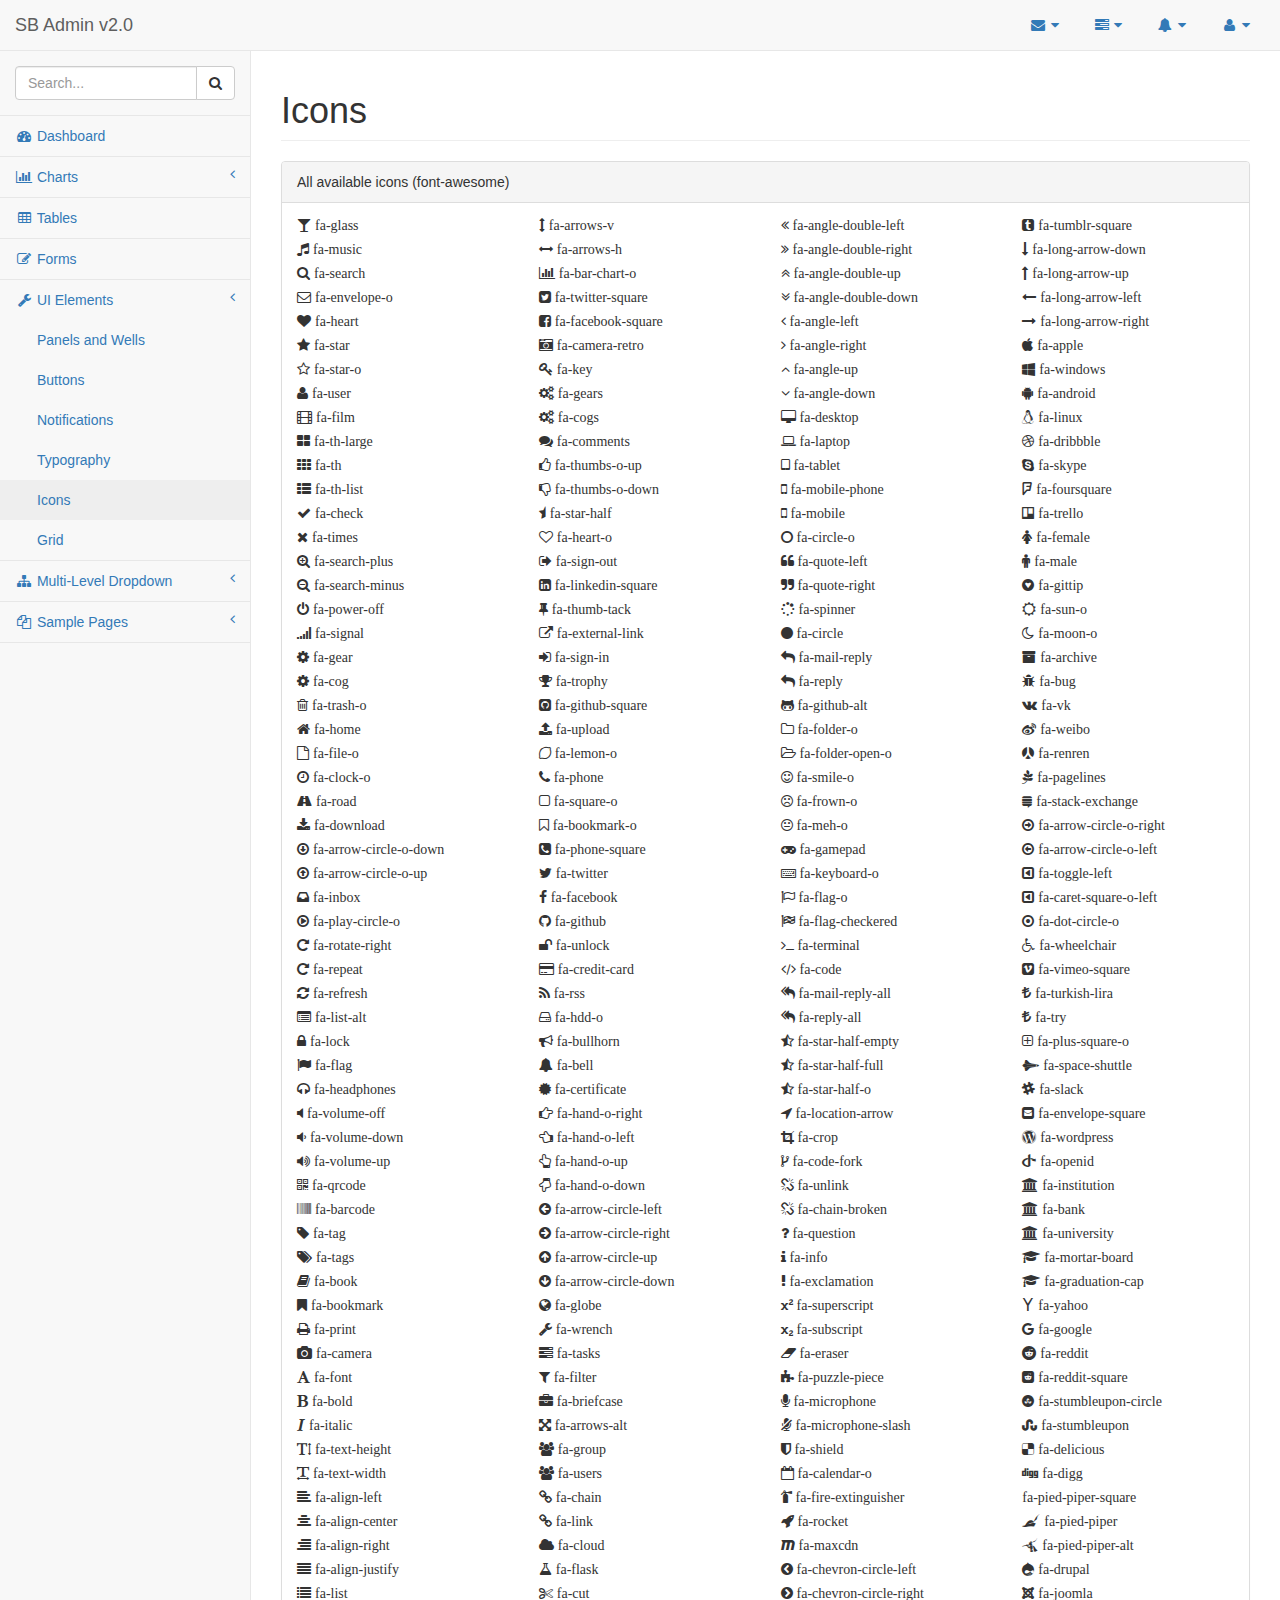
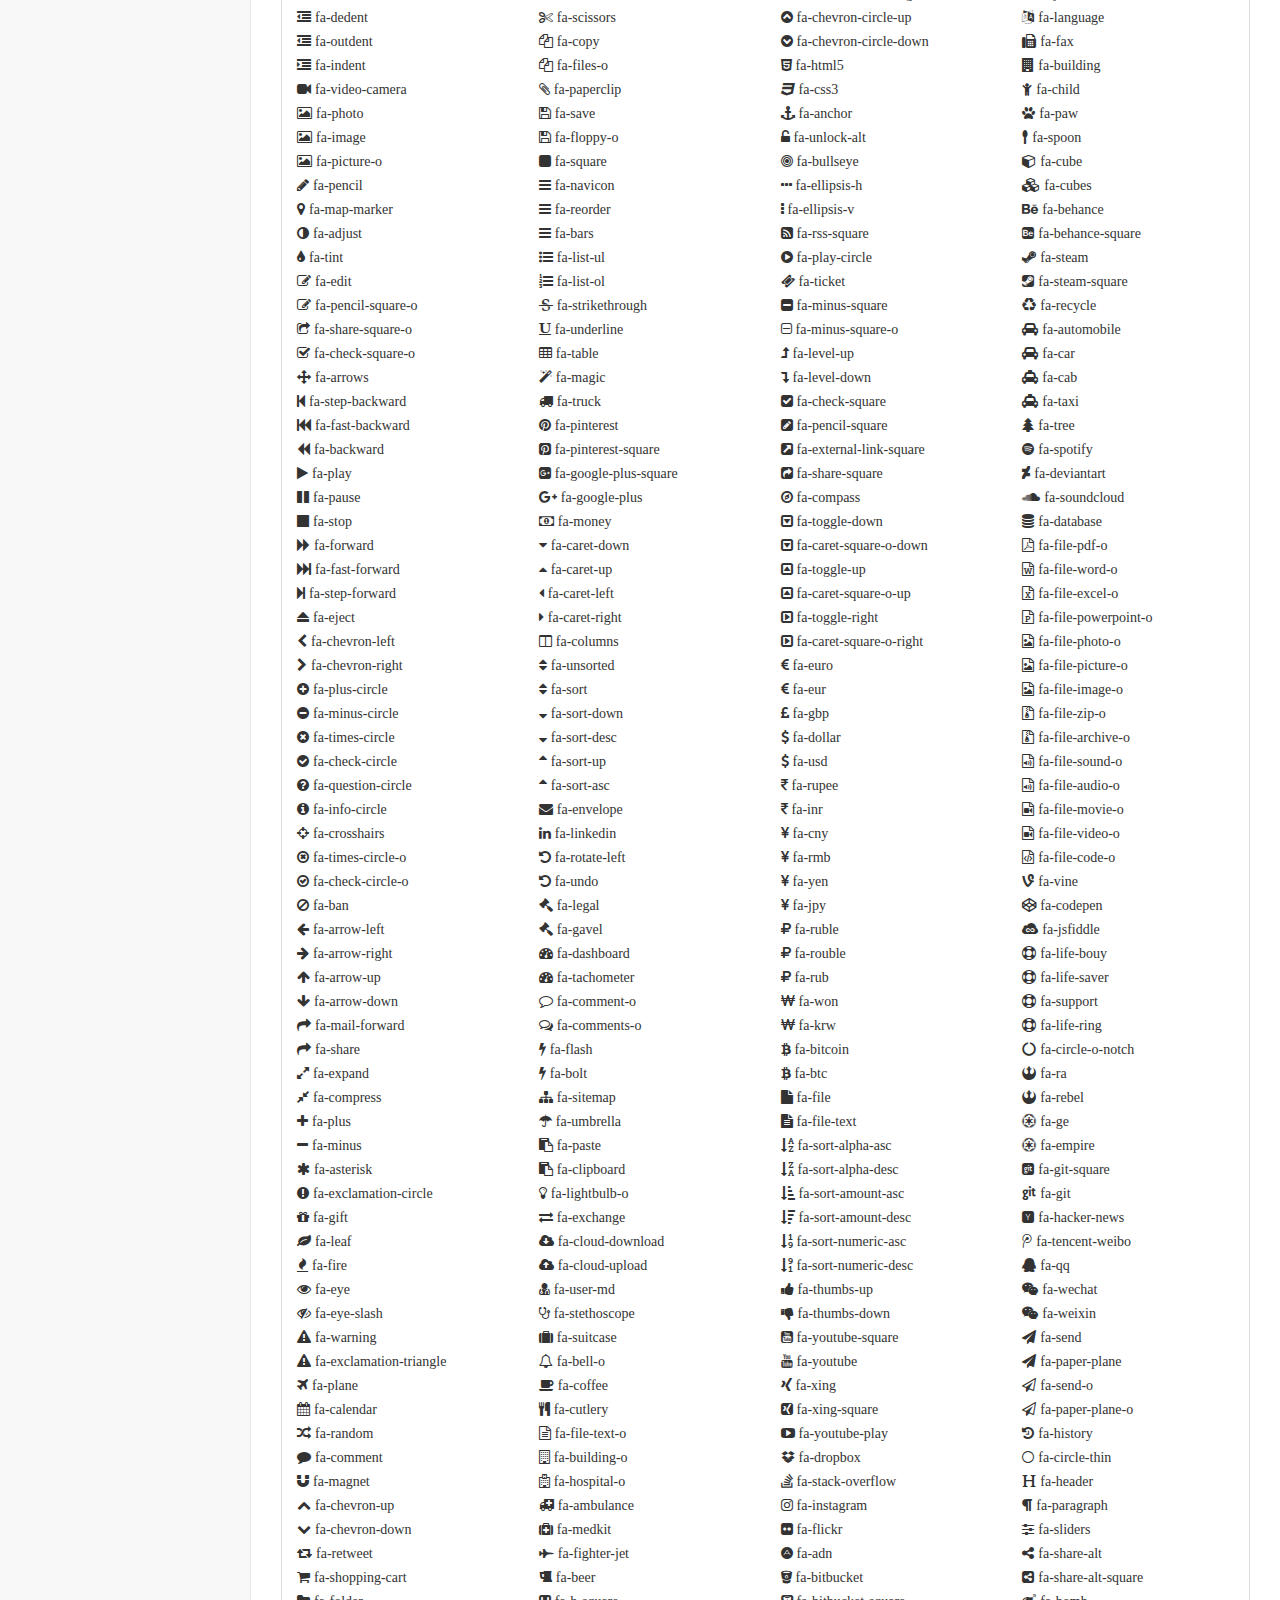
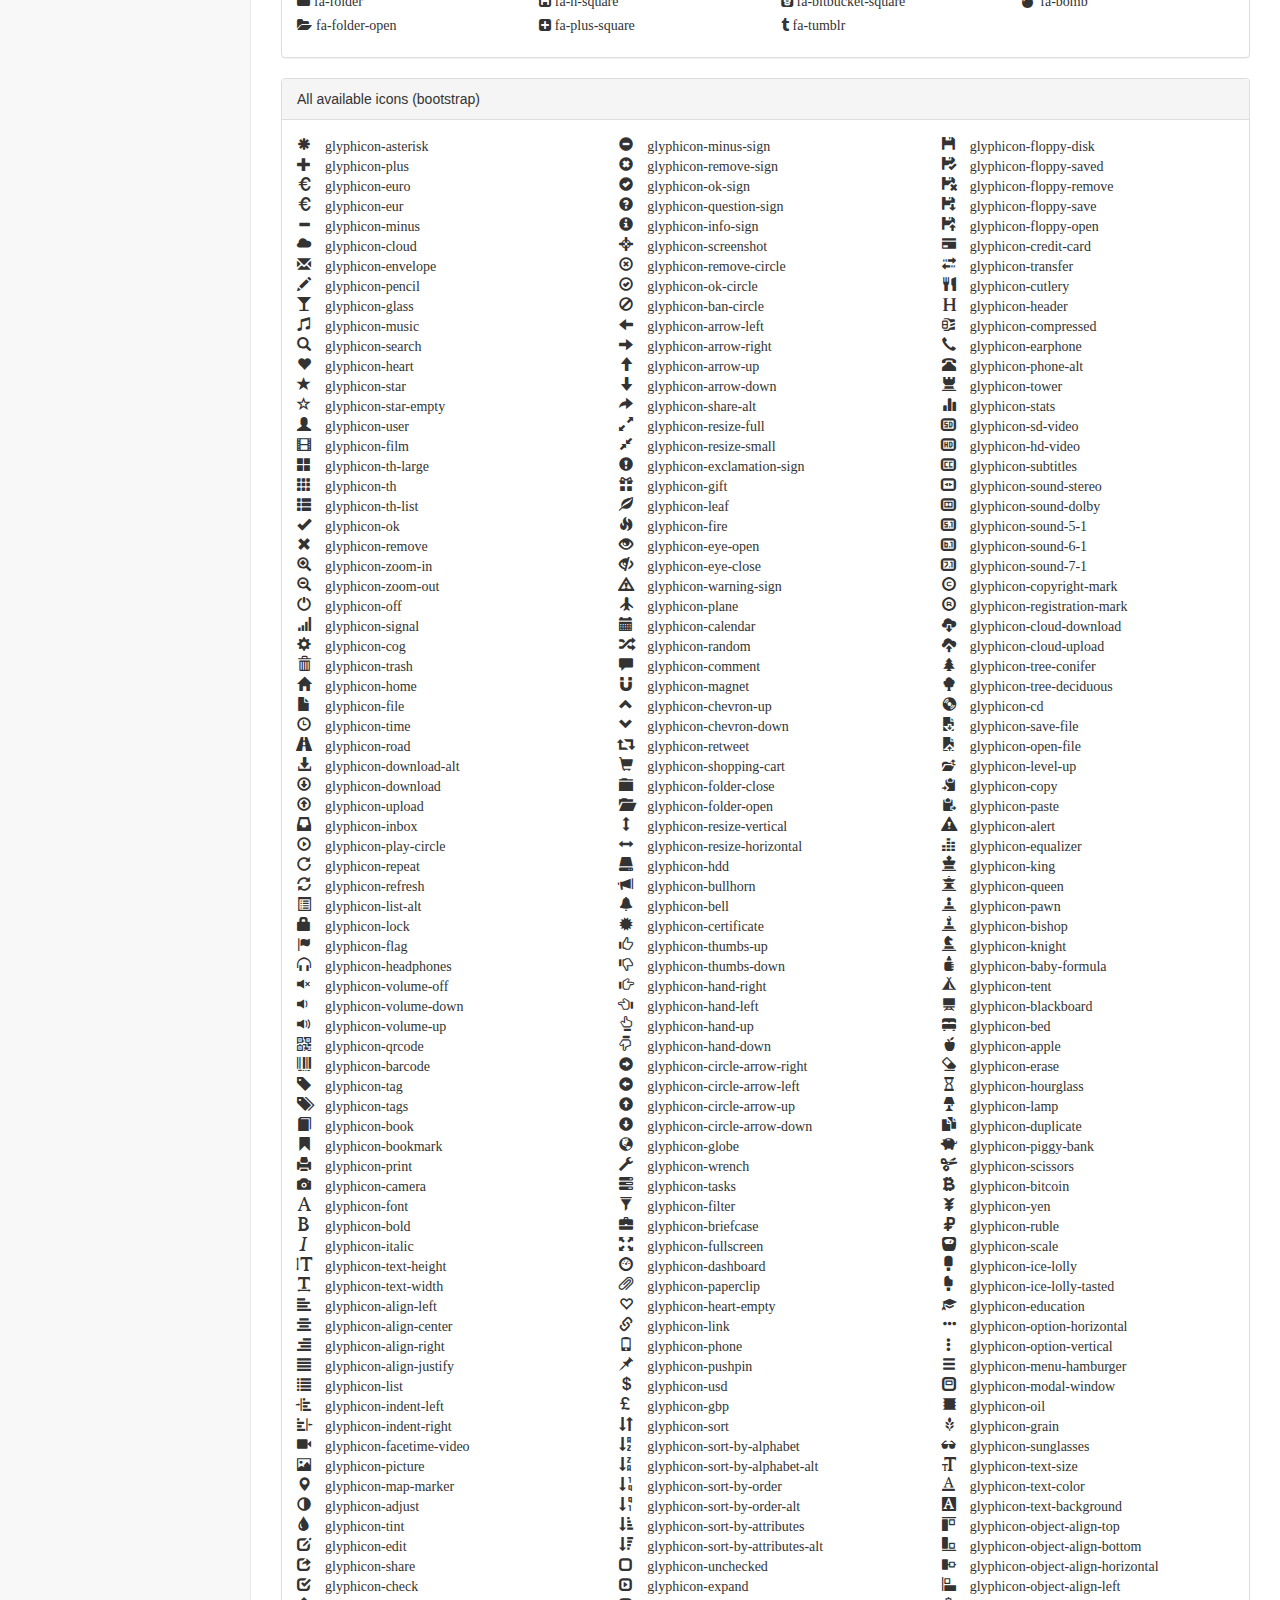
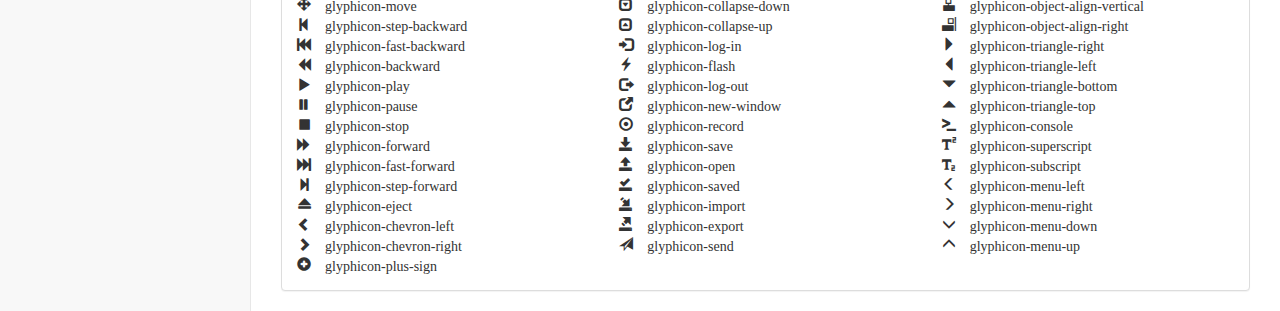
<file: pages/icons.html>
<!DOCTYPE html>
<html lang="en">

<head>

    <meta charset="utf-8">
    <meta http-equiv="X-UA-Compatible" content="IE=edge">
    <meta name="viewport" content="width=device-width, initial-scale=1">
    <meta name="description" content="">
    <meta name="author" content="">

    <title>SB Admin 2 - Bootstrap Admin Theme</title>

    <!-- Bootstrap Core CSS -->
    <link href="../vendor/bootstrap/css/bootstrap.min.css" rel="stylesheet">

    <!-- MetisMenu CSS -->
    <link href="../vendor/metisMenu/metisMenu.min.css" rel="stylesheet">

    <!-- Custom CSS -->
    <link href="../dist/css/sb-admin-2.css" rel="stylesheet">

    <!-- Custom Fonts -->
    <link href="../vendor/font-awesome/css/font-awesome.min.css" rel="stylesheet" type="text/css">

    <!-- HTML5 Shim and Respond.js IE8 support of HTML5 elements and media queries -->
    <!-- WARNING: Respond.js doesn't work if you view the page via file:// -->
    <!--[if lt IE 9]>
        <script src="https://oss.maxcdn.com/libs/html5shiv/3.7.0/html5shiv.js"></script>
        <script src="https://oss.maxcdn.com/libs/respond.js/1.4.2/respond.min.js"></script>
    <![endif]-->

</head>

<body>

    <div id="wrapper">

        <!-- Navigation -->
        <nav class="navbar navbar-default navbar-static-top" role="navigation" style="margin-bottom: 0">
            <div class="navbar-header">
                <button type="button" class="navbar-toggle" data-toggle="collapse" data-target=".navbar-collapse">
                    <span class="sr-only">Toggle navigation</span>
                    <span class="icon-bar"></span>
                    <span class="icon-bar"></span>
                    <span class="icon-bar"></span>
                </button>
                <a class="navbar-brand" href="index.html">SB Admin v2.0</a>
            </div>
            <!-- /.navbar-header -->

            <ul class="nav navbar-top-links navbar-right">
                <li class="dropdown">
                    <a class="dropdown-toggle" data-toggle="dropdown" href="#">
                        <i class="fa fa-envelope fa-fw"></i> <i class="fa fa-caret-down"></i>
                    </a>
                    <ul class="dropdown-menu dropdown-messages">
                        <li>
                            <a href="#">
                                <div>
                                    <strong>John Smith</strong>
                                    <span class="pull-right text-muted">
                                            <em>Yesterday</em>
                                        </span>
                                </div>
                                <div>Lorem ipsum dolor sit amet, consectetur adipiscing elit. Pellentesque eleifend...</div>
                            </a>
                        </li>
                        <li class="divider"></li>
                        <li>
                            <a href="#">
                                <div>
                                    <strong>John Smith</strong>
                                    <span class="pull-right text-muted">
                                            <em>Yesterday</em>
                                        </span>
                                </div>
                                <div>Lorem ipsum dolor sit amet, consectetur adipiscing elit. Pellentesque eleifend...</div>
                            </a>
                        </li>
                        <li class="divider"></li>
                        <li>
                            <a href="#">
                                <div>
                                    <strong>John Smith</strong>
                                    <span class="pull-right text-muted">
                                            <em>Yesterday</em>
                                        </span>
                                </div>
                                <div>Lorem ipsum dolor sit amet, consectetur adipiscing elit. Pellentesque eleifend...</div>
                            </a>
                        </li>
                        <li class="divider"></li>
                        <li>
                            <a class="text-center" href="#">
                                <strong>Read All Messages</strong>
                                <i class="fa fa-angle-right"></i>
                            </a>
                        </li>
                    </ul>
                    <!-- /.dropdown-messages -->
                </li>
                <!-- /.dropdown -->
                <li class="dropdown">
                    <a class="dropdown-toggle" data-toggle="dropdown" href="#">
                        <i class="fa fa-tasks fa-fw"></i> <i class="fa fa-caret-down"></i>
                    </a>
                    <ul class="dropdown-menu dropdown-tasks">
                        <li>
                            <a href="#">
                                <div>
                                    <p>
                                        <strong>Task 1</strong>
                                        <span class="pull-right text-muted">40% Complete</span>
                                    </p>
                                    <div class="progress progress-striped active">
                                        <div class="progress-bar progress-bar-success" role="progressbar" aria-valuenow="40" aria-valuemin="0" aria-valuemax="100" style="width: 40%">
                                            <span class="sr-only">40% Complete (success)</span>
                                        </div>
                                    </div>
                                </div>
                            </a>
                        </li>
                        <li class="divider"></li>
                        <li>
                            <a href="#">
                                <div>
                                    <p>
                                        <strong>Task 2</strong>
                                        <span class="pull-right text-muted">20% Complete</span>
                                    </p>
                                    <div class="progress progress-striped active">
                                        <div class="progress-bar progress-bar-info" role="progressbar" aria-valuenow="20" aria-valuemin="0" aria-valuemax="100" style="width: 20%">
                                            <span class="sr-only">20% Complete</span>
                                        </div>
                                    </div>
                                </div>
                            </a>
                        </li>
                        <li class="divider"></li>
                        <li>
                            <a href="#">
                                <div>
                                    <p>
                                        <strong>Task 3</strong>
                                        <span class="pull-right text-muted">60% Complete</span>
                                    </p>
                                    <div class="progress progress-striped active">
                                        <div class="progress-bar progress-bar-warning" role="progressbar" aria-valuenow="60" aria-valuemin="0" aria-valuemax="100" style="width: 60%">
                                            <span class="sr-only">60% Complete (warning)</span>
                                        </div>
                                    </div>
                                </div>
                            </a>
                        </li>
                        <li class="divider"></li>
                        <li>
                            <a href="#">
                                <div>
                                    <p>
                                        <strong>Task 4</strong>
                                        <span class="pull-right text-muted">80% Complete</span>
                                    </p>
                                    <div class="progress progress-striped active">
                                        <div class="progress-bar progress-bar-danger" role="progressbar" aria-valuenow="80" aria-valuemin="0" aria-valuemax="100" style="width: 80%">
                                            <span class="sr-only">80% Complete (danger)</span>
                                        </div>
                                    </div>
                                </div>
                            </a>
                        </li>
                        <li class="divider"></li>
                        <li>
                            <a class="text-center" href="#">
                                <strong>See All Tasks</strong>
                                <i class="fa fa-angle-right"></i>
                            </a>
                        </li>
                    </ul>
                    <!-- /.dropdown-tasks -->
                </li>
                <!-- /.dropdown -->
                <li class="dropdown">
                    <a class="dropdown-toggle" data-toggle="dropdown" href="#">
                        <i class="fa fa-bell fa-fw"></i> <i class="fa fa-caret-down"></i>
                    </a>
                    <ul class="dropdown-menu dropdown-alerts">
                        <li>
                            <a href="#">
                                <div>
                                    <i class="fa fa-comment fa-fw"></i> New Comment
                                    <span class="pull-right text-muted small">4 minutes ago</span>
                                </div>
                            </a>
                        </li>
                        <li class="divider"></li>
                        <li>
                            <a href="#">
                                <div>
                                    <i class="fa fa-twitter fa-fw"></i> 3 New Followers
                                    <span class="pull-right text-muted small">12 minutes ago</span>
                                </div>
                            </a>
                        </li>
                        <li class="divider"></li>
                        <li>
                            <a href="#">
                                <div>
                                    <i class="fa fa-envelope fa-fw"></i> Message Sent
                                    <span class="pull-right text-muted small">4 minutes ago</span>
                                </div>
                            </a>
                        </li>
                        <li class="divider"></li>
                        <li>
                            <a href="#">
                                <div>
                                    <i class="fa fa-tasks fa-fw"></i> New Task
                                    <span class="pull-right text-muted small">4 minutes ago</span>
                                </div>
                            </a>
                        </li>
                        <li class="divider"></li>
                        <li>
                            <a href="#">
                                <div>
                                    <i class="fa fa-upload fa-fw"></i> Server Rebooted
                                    <span class="pull-right text-muted small">4 minutes ago</span>
                                </div>
                            </a>
                        </li>
                        <li class="divider"></li>
                        <li>
                            <a class="text-center" href="#">
                                <strong>See All Alerts</strong>
                                <i class="fa fa-angle-right"></i>
                            </a>
                        </li>
                    </ul>
                    <!-- /.dropdown-alerts -->
                </li>
                <!-- /.dropdown -->
                <li class="dropdown">
                    <a class="dropdown-toggle" data-toggle="dropdown" href="#">
                        <i class="fa fa-user fa-fw"></i> <i class="fa fa-caret-down"></i>
                    </a>
                    <ul class="dropdown-menu dropdown-user">
                        <li><a href="#"><i class="fa fa-user fa-fw"></i> User Profile</a>
                        </li>
                        <li><a href="#"><i class="fa fa-gear fa-fw"></i> Settings</a>
                        </li>
                        <li class="divider"></li>
                        <li><a href="login.html"><i class="fa fa-sign-out fa-fw"></i> Logout</a>
                        </li>
                    </ul>
                    <!-- /.dropdown-user -->
                </li>
                <!-- /.dropdown -->
            </ul>
            <!-- /.navbar-top-links -->

            <div class="navbar-default sidebar" role="navigation">
                <div class="sidebar-nav navbar-collapse">
                    <ul class="nav" id="side-menu">
                        <li class="sidebar-search">
                            <div class="input-group custom-search-form">
                                <input type="text" class="form-control" placeholder="Search...">
                                <span class="input-group-btn">
                                    <button class="btn btn-default" type="button">
                                        <i class="fa fa-search"></i>
                                    </button>
                                </span>
                            </div>
                            <!-- /input-group -->
                        </li>
                        <li>
                            <a href="index.html"><i class="fa fa-dashboard fa-fw"></i> Dashboard</a>
                        </li>
                        <li>
                            <a href="#"><i class="fa fa-bar-chart-o fa-fw"></i> Charts<span class="fa arrow"></span></a>
                            <ul class="nav nav-second-level">
                                <li>
                                    <a href="flot.html">Flot Charts</a>
                                </li>
                                <li>
                                    <a href="morris.html">Morris.js Charts</a>
                                </li>
                            </ul>
                            <!-- /.nav-second-level -->
                        </li>
                        <li>
                            <a href="tables.html"><i class="fa fa-table fa-fw"></i> Tables</a>
                        </li>
                        <li>
                            <a href="forms.html"><i class="fa fa-edit fa-fw"></i> Forms</a>
                        </li>
                        <li>
                            <a href="#"><i class="fa fa-wrench fa-fw"></i> UI Elements<span class="fa arrow"></span></a>
                            <ul class="nav nav-second-level">
                                <li>
                                    <a href="panels-wells.html">Panels and Wells</a>
                                </li>
                                <li>
                                    <a href="buttons.html">Buttons</a>
                                </li>
                                <li>
                                    <a href="notifications.html">Notifications</a>
                                </li>
                                <li>
                                    <a href="typography.html">Typography</a>
                                </li>
                                <li>
                                    <a href="icons.html"> Icons</a>
                                </li>
                                <li>
                                    <a href="grid.html">Grid</a>
                                </li>
                            </ul>
                            <!-- /.nav-second-level -->
                        </li>
                        <li>
                            <a href="#"><i class="fa fa-sitemap fa-fw"></i> Multi-Level Dropdown<span class="fa arrow"></span></a>
                            <ul class="nav nav-second-level">
                                <li>
                                    <a href="#">Second Level Item</a>
                                </li>
                                <li>
                                    <a href="#">Second Level Item</a>
                                </li>
                                <li>
                                    <a href="#">Third Level <span class="fa arrow"></span></a>
                                    <ul class="nav nav-third-level">
                                        <li>
                                            <a href="#">Third Level Item</a>
                                        </li>
                                        <li>
                                            <a href="#">Third Level Item</a>
                                        </li>
                                        <li>
                                            <a href="#">Third Level Item</a>
                                        </li>
                                        <li>
                                            <a href="#">Third Level Item</a>
                                        </li>
                                    </ul>
                                    <!-- /.nav-third-level -->
                                </li>
                            </ul>
                            <!-- /.nav-second-level -->
                        </li>
                        <li>
                            <a href="#"><i class="fa fa-files-o fa-fw"></i> Sample Pages<span class="fa arrow"></span></a>
                            <ul class="nav nav-second-level">
                                <li>
                                    <a href="blank.html">Blank Page</a>
                                </li>
                                <li>
                                    <a href="login.html">Login Page</a>
                                </li>
                            </ul>
                            <!-- /.nav-second-level -->
                        </li>
                    </ul>
                </div>
                <!-- /.sidebar-collapse -->
            </div>
            <!-- /.navbar-static-side -->
        </nav>

        <div id="page-wrapper">
            <div class="row">
                <div class="col-lg-12">
                    <h1 class="page-header">Icons</h1>
                </div>
                <!-- /.col-lg-12 -->
            </div>
            <!-- /.row -->
            <div class="row">
                <div class="col-lg-12">
                    <div class="panel panel-default">
                        <div class="panel-heading">
                            All available icons (font-awesome)
                        </div>
                        <div class="panel-body">
                            <div class="row">
                                <div class="fa col-lg-3">
                                    <p class="fa fa-glass"> fa-glass </p>
                                    <br/>
                                    <p class="fa fa-music"> fa-music </p>
                                    <br/>
                                    <p class="fa fa-search"> fa-search </p>
                                    <br/>
                                    <p class="fa fa-envelope-o"> fa-envelope-o </p>
                                    <br/>
                                    <p class="fa fa-heart"> fa-heart </p>
                                    <br/>
                                    <p class="fa fa-star"> fa-star </p>
                                    <br/>
                                    <p class="fa fa-star-o"> fa-star-o </p>
                                    <br/>
                                    <p class="fa fa-user"> fa-user </p>
                                    <br/>
                                    <p class="fa fa-film"> fa-film </p>
                                    <br/>
                                    <p class="fa fa-th-large"> fa-th-large </p>
                                    <br/>
                                    <p class="fa fa-th"> fa-th </p>
                                    <br/>
                                    <p class="fa fa-th-list"> fa-th-list </p>
                                    <br/>
                                    <p class="fa fa-check"> fa-check </p>
                                    <br/>
                                    <p class="fa fa-times"> fa-times </p>
                                    <br/>
                                    <p class="fa fa-search-plus"> fa-search-plus </p>
                                    <br/>
                                    <p class="fa fa-search-minus"> fa-search-minus </p>
                                    <br/>
                                    <p class="fa fa-power-off"> fa-power-off </p>
                                    <br/>
                                    <p class="fa fa-signal"> fa-signal </p>
                                    <br/>
                                    <p class="fa fa-gear"> fa-gear </p>
                                    <br/>
                                    <p class="fa fa-cog"> fa-cog </p>
                                    <br/>
                                    <p class="fa fa-trash-o"> fa-trash-o </p>
                                    <br/>
                                    <p class="fa fa-home"> fa-home </p>
                                    <br/>
                                    <p class="fa fa-file-o"> fa-file-o </p>
                                    <br/>
                                    <p class="fa fa-clock-o"> fa-clock-o </p>
                                    <br/>
                                    <p class="fa fa-road"> fa-road </p>
                                    <br/>
                                    <p class="fa fa-download"> fa-download </p>
                                    <br/>
                                    <p class="fa fa-arrow-circle-o-down"> fa-arrow-circle-o-down </p>
                                    <br/>
                                    <p class="fa fa-arrow-circle-o-up"> fa-arrow-circle-o-up </p>
                                    <br/>
                                    <p class="fa fa-inbox"> fa-inbox </p>
                                    <br/>
                                    <p class="fa fa-play-circle-o"> fa-play-circle-o </p>
                                    <br/>
                                    <p class="fa fa-rotate-right"> fa-rotate-right </p>
                                    <br/>
                                    <p class="fa fa-repeat"> fa-repeat </p>
                                    <br/>
                                    <p class="fa fa-refresh"> fa-refresh </p>
                                    <br/>
                                    <p class="fa fa-list-alt"> fa-list-alt </p>
                                    <br/>
                                    <p class="fa fa-lock"> fa-lock </p>
                                    <br/>
                                    <p class="fa fa-flag"> fa-flag </p>
                                    <br/>
                                    <p class="fa fa-headphones"> fa-headphones </p>
                                    <br/>
                                    <p class="fa fa-volume-off"> fa-volume-off </p>
                                    <br/>
                                    <p class="fa fa-volume-down"> fa-volume-down </p>
                                    <br/>
                                    <p class="fa fa-volume-up"> fa-volume-up </p>
                                    <br/>
                                    <p class="fa fa-qrcode"> fa-qrcode </p>
                                    <br/>
                                    <p class="fa fa-barcode"> fa-barcode </p>
                                    <br/>
                                    <p class="fa fa-tag"> fa-tag </p>
                                    <br/>
                                    <p class="fa fa-tags"> fa-tags </p>
                                    <br/>
                                    <p class="fa fa-book"> fa-book </p>
                                    <br/>
                                    <p class="fa fa-bookmark"> fa-bookmark </p>
                                    <br/>
                                    <p class="fa fa-print"> fa-print </p>
                                    <br/>
                                    <p class="fa fa-camera"> fa-camera </p>
                                    <br/>
                                    <p class="fa fa-font"> fa-font </p>
                                    <br/>
                                    <p class="fa fa-bold"> fa-bold </p>
                                    <br/>
                                    <p class="fa fa-italic"> fa-italic </p>
                                    <br/>
                                    <p class="fa fa-text-height"> fa-text-height </p>
                                    <br/>
                                    <p class="fa fa-text-width"> fa-text-width </p>
                                    <br/>
                                    <p class="fa fa-align-left"> fa-align-left </p>
                                    <br/>
                                    <p class="fa fa-align-center"> fa-align-center </p>
                                    <br/>
                                    <p class="fa fa-align-right"> fa-align-right </p>
                                    <br/>
                                    <p class="fa fa-align-justify"> fa-align-justify </p>
                                    <br/>
                                    <p class="fa fa-list"> fa-list </p>
                                    <br/>
                                    <p class="fa fa-dedent"> fa-dedent </p>
                                    <br/>
                                    <p class="fa fa-outdent"> fa-outdent </p>
                                    <br/>
                                    <p class="fa fa-indent"> fa-indent </p>
                                    <br/>
                                    <p class="fa fa-video-camera"> fa-video-camera </p>
                                    <br/>
                                    <p class="fa fa-photo"> fa-photo </p>
                                    <br/>
                                    <p class="fa fa-image"> fa-image </p>
                                    <br/>
                                    <p class="fa fa-picture-o"> fa-picture-o </p>
                                    <br/>
                                    <p class="fa fa-pencil"> fa-pencil </p>
                                    <br/>
                                    <p class="fa fa-map-marker"> fa-map-marker </p>
                                    <br/>
                                    <p class="fa fa-adjust"> fa-adjust </p>
                                    <br/>
                                    <p class="fa fa-tint"> fa-tint </p>
                                    <br/>
                                    <p class="fa fa-edit"> fa-edit </p>
                                    <br/>
                                    <p class="fa fa-pencil-square-o"> fa-pencil-square-o </p>
                                    <br/>
                                    <p class="fa fa-share-square-o"> fa-share-square-o </p>
                                    <br/>
                                    <p class="fa fa-check-square-o"> fa-check-square-o </p>
                                    <br/>
                                    <p class="fa fa-arrows"> fa-arrows </p>
                                    <br/>
                                    <p class="fa fa-step-backward"> fa-step-backward </p>
                                    <br/>
                                    <p class="fa fa-fast-backward"> fa-fast-backward </p>
                                    <br/>
                                    <p class="fa fa-backward"> fa-backward </p>
                                    <br/>
                                    <p class="fa fa-play"> fa-play </p>
                                    <br/>
                                    <p class="fa fa-pause"> fa-pause </p>
                                    <br/>
                                    <p class="fa fa-stop"> fa-stop </p>
                                    <br/>
                                    <p class="fa fa-forward"> fa-forward </p>
                                    <br/>
                                    <p class="fa fa-fast-forward"> fa-fast-forward </p>
                                    <br/>
                                    <p class="fa fa-step-forward"> fa-step-forward </p>
                                    <br/>
                                    <p class="fa fa-eject"> fa-eject </p>
                                    <br/>
                                    <p class="fa fa-chevron-left"> fa-chevron-left </p>
                                    <br/>
                                    <p class="fa fa-chevron-right"> fa-chevron-right </p>
                                    <br/>
                                    <p class="fa fa-plus-circle"> fa-plus-circle </p>
                                    <br/>
                                    <p class="fa fa-minus-circle"> fa-minus-circle </p>
                                    <br/>
                                    <p class="fa fa-times-circle"> fa-times-circle </p>
                                    <br/>
                                    <p class="fa fa-check-circle"> fa-check-circle </p>
                                    <br/>
                                    <p class="fa fa-question-circle"> fa-question-circle </p>
                                    <br/>
                                    <p class="fa fa-info-circle"> fa-info-circle </p>
                                    <br/>
                                    <p class="fa fa-crosshairs"> fa-crosshairs </p>
                                    <br/>
                                    <p class="fa fa-times-circle-o"> fa-times-circle-o </p>
                                    <br/>
                                    <p class="fa fa-check-circle-o"> fa-check-circle-o </p>
                                    <br/>
                                    <p class="fa fa-ban"> fa-ban </p>
                                    <br/>
                                    <p class="fa fa-arrow-left"> fa-arrow-left </p>
                                    <br/>
                                    <p class="fa fa-arrow-right"> fa-arrow-right </p>
                                    <br/>
                                    <p class="fa fa-arrow-up"> fa-arrow-up </p>
                                    <br/>
                                    <p class="fa fa-arrow-down"> fa-arrow-down </p>
                                    <br/>
                                    <p class="fa fa-mail-forward"> fa-mail-forward </p>
                                    <br/>
                                    <p class="fa fa-share"> fa-share </p>
                                    <br/>
                                    <p class="fa fa-expand"> fa-expand </p>
                                    <br/>
                                    <p class="fa fa-compress"> fa-compress </p>
                                    <br/>
                                    <p class="fa fa-plus"> fa-plus </p>
                                    <br/>
                                    <p class="fa fa-minus"> fa-minus </p>
                                    <br/>
                                    <p class="fa fa-asterisk"> fa-asterisk </p>
                                    <br/>
                                    <p class="fa fa-exclamation-circle"> fa-exclamation-circle </p>
                                    <br/>
                                    <p class="fa fa-gift"> fa-gift </p>
                                    <br/>
                                    <p class="fa fa-leaf"> fa-leaf </p>
                                    <br/>
                                    <p class="fa fa-fire"> fa-fire </p>
                                    <br/>
                                    <p class="fa fa-eye"> fa-eye </p>
                                    <br/>
                                    <p class="fa fa-eye-slash"> fa-eye-slash </p>
                                    <br/>
                                    <p class="fa fa-warning"> fa-warning </p>
                                    <br/>
                                    <p class="fa fa-exclamation-triangle"> fa-exclamation-triangle </p>
                                    <br/>
                                    <p class="fa fa-plane"> fa-plane </p>
                                    <br/>
                                    <p class="fa fa-calendar"> fa-calendar </p>
                                    <br/>
                                    <p class="fa fa-random"> fa-random </p>
                                    <br/>
                                    <p class="fa fa-comment"> fa-comment </p>
                                    <br/>
                                    <p class="fa fa-magnet"> fa-magnet </p>
                                    <br/>
                                    <p class="fa fa-chevron-up"> fa-chevron-up </p>
                                    <br/>
                                    <p class="fa fa-chevron-down"> fa-chevron-down </p>
                                    <br/>
                                    <p class="fa fa-retweet"> fa-retweet </p>
                                    <br/>
                                    <p class="fa fa-shopping-cart"> fa-shopping-cart </p>
                                    <br/>
                                    <p class="fa fa-folder"> fa-folder </p>
                                    <br/>
                                    <p class="fa fa-folder-open"> fa-folder-open </p>
                                    <br/>
                                </div>
                                <!-- /.col-lg-6 (nested) -->
                                <div class="fa col-lg-3">
                                    <p class="fa fa-arrows-v"> fa-arrows-v </p>
                                    <br/>
                                    <p class="fa fa-arrows-h"> fa-arrows-h </p>
                                    <br/>
                                    <p class="fa fa-bar-chart-o"> fa-bar-chart-o </p>
                                    <br/>
                                    <p class="fa fa-twitter-square"> fa-twitter-square </p>
                                    <br/>
                                    <p class="fa fa-facebook-square"> fa-facebook-square </p>
                                    <br/>
                                    <p class="fa fa-camera-retro"> fa-camera-retro </p>
                                    <br/>
                                    <p class="fa fa-key"> fa-key </p>
                                    <br/>
                                    <p class="fa fa-gears"> fa-gears </p>
                                    <br/>
                                    <p class="fa fa-cogs"> fa-cogs </p>
                                    <br/>
                                    <p class="fa fa-comments"> fa-comments </p>
                                    <br/>
                                    <p class="fa fa-thumbs-o-up"> fa-thumbs-o-up </p>
                                    <br/>
                                    <p class="fa fa-thumbs-o-down"> fa-thumbs-o-down </p>
                                    <br/>
                                    <p class="fa fa-star-half"> fa-star-half </p>
                                    <br/>
                                    <p class="fa fa-heart-o"> fa-heart-o </p>
                                    <br/>
                                    <p class="fa fa-sign-out"> fa-sign-out </p>
                                    <br/>
                                    <p class="fa fa-linkedin-square"> fa-linkedin-square </p>
                                    <br/>
                                    <p class="fa fa-thumb-tack"> fa-thumb-tack </p>
                                    <br/>
                                    <p class="fa fa-external-link"> fa-external-link </p>
                                    <br/>
                                    <p class="fa fa-sign-in"> fa-sign-in </p>
                                    <br/>
                                    <p class="fa fa-trophy"> fa-trophy </p>
                                    <br/>
                                    <p class="fa fa-github-square"> fa-github-square </p>
                                    <br/>
                                    <p class="fa fa-upload"> fa-upload </p>
                                    <br/>
                                    <p class="fa fa-lemon-o"> fa-lemon-o </p>
                                    <br/>
                                    <p class="fa fa-phone"> fa-phone </p>
                                    <br/>
                                    <p class="fa fa-square-o"> fa-square-o </p>
                                    <br/>
                                    <p class="fa fa-bookmark-o"> fa-bookmark-o </p>
                                    <br/>
                                    <p class="fa fa-phone-square"> fa-phone-square </p>
                                    <br/>
                                    <p class="fa fa-twitter"> fa-twitter </p>
                                    <br/>
                                    <p class="fa fa-facebook"> fa-facebook </p>
                                    <br/>
                                    <p class="fa fa-github"> fa-github </p>
                                    <br/>
                                    <p class="fa fa-unlock"> fa-unlock </p>
                                    <br/>
                                    <p class="fa fa-credit-card"> fa-credit-card </p>
                                    <br/>
                                    <p class="fa fa-rss"> fa-rss </p>
                                    <br/>
                                    <p class="fa fa-hdd-o"> fa-hdd-o </p>
                                    <br/>
                                    <p class="fa fa-bullhorn"> fa-bullhorn </p>
                                    <br/>
                                    <p class="fa fa-bell"> fa-bell </p>
                                    <br/>
                                    <p class="fa fa-certificate"> fa-certificate </p>
                                    <br/>
                                    <p class="fa fa-hand-o-right"> fa-hand-o-right </p>
                                    <br/>
                                    <p class="fa fa-hand-o-left"> fa-hand-o-left </p>
                                    <br/>
                                    <p class="fa fa-hand-o-up"> fa-hand-o-up </p>
                                    <br/>
                                    <p class="fa fa-hand-o-down"> fa-hand-o-down </p>
                                    <br/>
                                    <p class="fa fa-arrow-circle-left"> fa-arrow-circle-left </p>
                                    <br/>
                                    <p class="fa fa-arrow-circle-right"> fa-arrow-circle-right </p>
                                    <br/>
                                    <p class="fa fa-arrow-circle-up"> fa-arrow-circle-up </p>
                                    <br/>
                                    <p class="fa fa-arrow-circle-down"> fa-arrow-circle-down </p>
                                    <br/>
                                    <p class="fa fa-globe"> fa-globe </p>
                                    <br/>
                                    <p class="fa fa-wrench"> fa-wrench </p>
                                    <br/>
                                    <p class="fa fa-tasks"> fa-tasks </p>
                                    <br/>
                                    <p class="fa fa-filter"> fa-filter </p>
                                    <br/>
                                    <p class="fa fa-briefcase"> fa-briefcase </p>
                                    <br/>
                                    <p class="fa fa-arrows-alt"> fa-arrows-alt </p>
                                    <br/>
                                    <p class="fa fa-group"> fa-group </p>
                                    <br/>
                                    <p class="fa fa-users"> fa-users </p>
                                    <br/>
                                    <p class="fa fa-chain"> fa-chain </p>
                                    <br/>
                                    <p class="fa fa-link"> fa-link </p>
                                    <br/>
                                    <p class="fa fa-cloud"> fa-cloud </p>
                                    <br/>
                                    <p class="fa fa-flask"> fa-flask </p>
                                    <br/>
                                    <p class="fa fa-cut"> fa-cut </p>
                                    <br/>
                                    <p class="fa fa-scissors"> fa-scissors </p>
                                    <br/>
                                    <p class="fa fa-copy"> fa-copy </p>
                                    <br/>
                                    <p class="fa fa-files-o"> fa-files-o </p>
                                    <br/>
                                    <p class="fa fa-paperclip"> fa-paperclip </p>
                                    <br/>
                                    <p class="fa fa-save"> fa-save </p>
                                    <br/>
                                    <p class="fa fa-floppy-o"> fa-floppy-o </p>
                                    <br/>
                                    <p class="fa fa-square"> fa-square </p>
                                    <br/>
                                    <p class="fa fa-navicon"> fa-navicon </p>
                                    <br/>
                                    <p class="fa fa-reorder"> fa-reorder </p>
                                    <br/>
                                    <p class="fa fa-bars"> fa-bars </p>
                                    <br/>
                                    <p class="fa fa-list-ul"> fa-list-ul </p>
                                    <br/>
                                    <p class="fa fa-list-ol"> fa-list-ol </p>
                                    <br/>
                                    <p class="fa fa-strikethrough"> fa-strikethrough </p>
                                    <br/>
                                    <p class="fa fa-underline"> fa-underline </p>
                                    <br/>
                                    <p class="fa fa-table"> fa-table </p>
                                    <br/>
                                    <p class="fa fa-magic"> fa-magic </p>
                                    <br/>
                                    <p class="fa fa-truck"> fa-truck </p>
                                    <br/>
                                    <p class="fa fa-pinterest"> fa-pinterest </p>
                                    <br/>
                                    <p class="fa fa-pinterest-square"> fa-pinterest-square </p>
                                    <br/>
                                    <p class="fa fa-google-plus-square"> fa-google-plus-square </p>
                                    <br/>
                                    <p class="fa fa-google-plus"> fa-google-plus </p>
                                    <br/>
                                    <p class="fa fa-money"> fa-money </p>
                                    <br/>
                                    <p class="fa fa-caret-down"> fa-caret-down </p>
                                    <br/>
                                    <p class="fa fa-caret-up"> fa-caret-up </p>
                                    <br/>
                                    <p class="fa fa-caret-left"> fa-caret-left </p>
                                    <br/>
                                    <p class="fa fa-caret-right"> fa-caret-right </p>
                                    <br/>
                                    <p class="fa fa-columns"> fa-columns </p>
                                    <br/>
                                    <p class="fa fa-unsorted"> fa-unsorted </p>
                                    <br/>
                                    <p class="fa fa-sort"> fa-sort </p>
                                    <br/>
                                    <p class="fa fa-sort-down"> fa-sort-down </p>
                                    <br/>
                                    <p class="fa fa-sort-desc"> fa-sort-desc </p>
                                    <br/>
                                    <p class="fa fa-sort-up"> fa-sort-up </p>
                                    <br/>
                                    <p class="fa fa-sort-asc"> fa-sort-asc </p>
                                    <br/>
                                    <p class="fa fa-envelope"> fa-envelope </p>
                                    <br/>
                                    <p class="fa fa-linkedin"> fa-linkedin </p>
                                    <br/>
                                    <p class="fa fa-rotate-left"> fa-rotate-left </p>
                                    <br/>
                                    <p class="fa fa-undo"> fa-undo </p>
                                    <br/>
                                    <p class="fa fa-legal"> fa-legal </p>
                                    <br/>
                                    <p class="fa fa-gavel"> fa-gavel </p>
                                    <br/>
                                    <p class="fa fa-dashboard"> fa-dashboard </p>
                                    <br/>
                                    <p class="fa fa-tachometer"> fa-tachometer </p>
                                    <br/>
                                    <p class="fa fa-comment-o"> fa-comment-o </p>
                                    <br/>
                                    <p class="fa fa-comments-o"> fa-comments-o </p>
                                    <br/>
                                    <p class="fa fa-flash"> fa-flash </p>
                                    <br/>
                                    <p class="fa fa-bolt"> fa-bolt </p>
                                    <br/>
                                    <p class="fa fa-sitemap"> fa-sitemap </p>
                                    <br/>
                                    <p class="fa fa-umbrella"> fa-umbrella </p>
                                    <br/>
                                    <p class="fa fa-paste"> fa-paste </p>
                                    <br/>
                                    <p class="fa fa-clipboard"> fa-clipboard </p>
                                    <br/>
                                    <p class="fa fa-lightbulb-o"> fa-lightbulb-o </p>
                                    <br/>
                                    <p class="fa fa-exchange"> fa-exchange </p>
                                    <br/>
                                    <p class="fa fa-cloud-download"> fa-cloud-download </p>
                                    <br/>
                                    <p class="fa fa-cloud-upload"> fa-cloud-upload </p>
                                    <br/>
                                    <p class="fa fa-user-md"> fa-user-md </p>
                                    <br/>
                                    <p class="fa fa-stethoscope"> fa-stethoscope </p>
                                    <br/>
                                    <p class="fa fa-suitcase"> fa-suitcase </p>
                                    <br/>
                                    <p class="fa fa-bell-o"> fa-bell-o </p>
                                    <br/>
                                    <p class="fa fa-coffee"> fa-coffee </p>
                                    <br/>
                                    <p class="fa fa-cutlery"> fa-cutlery </p>
                                    <br/>
                                    <p class="fa fa-file-text-o"> fa-file-text-o </p>
                                    <br/>
                                    <p class="fa fa-building-o"> fa-building-o </p>
                                    <br/>
                                    <p class="fa fa-hospital-o"> fa-hospital-o </p>
                                    <br/>
                                    <p class="fa fa-ambulance"> fa-ambulance </p>
                                    <br/>
                                    <p class="fa fa-medkit"> fa-medkit </p>
                                    <br/>
                                    <p class="fa fa-fighter-jet"> fa-fighter-jet </p>
                                    <br/>
                                    <p class="fa fa-beer"> fa-beer </p>
                                    <br/>
                                    <p class="fa fa-h-square"> fa-h-square </p>
                                    <br/>
                                    <p class="fa fa-plus-square"> fa-plus-square </p>
                                    <br/>
                                </div>
                                <div class="fa col-lg-3">
                                    <p class="fa fa-angle-double-left"> fa-angle-double-left </p>
                                    <br/>
                                    <p class="fa fa-angle-double-right"> fa-angle-double-right </p>
                                    <br/>
                                    <p class="fa fa-angle-double-up"> fa-angle-double-up </p>
                                    <br/>
                                    <p class="fa fa-angle-double-down"> fa-angle-double-down </p>
                                    <br/>
                                    <p class="fa fa-angle-left"> fa-angle-left </p>
                                    <br/>
                                    <p class="fa fa-angle-right"> fa-angle-right </p>
                                    <br/>
                                    <p class="fa fa-angle-up"> fa-angle-up </p>
                                    <br/>
                                    <p class="fa fa-angle-down"> fa-angle-down </p>
                                    <br/>
                                    <p class="fa fa-desktop"> fa-desktop </p>
                                    <br/>
                                    <p class="fa fa-laptop"> fa-laptop </p>
                                    <br/>
                                    <p class="fa fa-tablet"> fa-tablet </p>
                                    <br/>
                                    <p class="fa fa-mobile-phone"> fa-mobile-phone </p>
                                    <br/>
                                    <p class="fa fa-mobile"> fa-mobile </p>
                                    <br/>
                                    <p class="fa fa-circle-o"> fa-circle-o </p>
                                    <br/>
                                    <p class="fa fa-quote-left"> fa-quote-left </p>
                                    <br/>
                                    <p class="fa fa-quote-right"> fa-quote-right </p>
                                    <br/>
                                    <p class="fa fa-spinner"> fa-spinner </p>
                                    <br/>
                                    <p class="fa fa-circle"> fa-circle </p>
                                    <br/>
                                    <p class="fa fa-mail-reply"> fa-mail-reply </p>
                                    <br/>
                                    <p class="fa fa-reply"> fa-reply </p>
                                    <br/>
                                    <p class="fa fa-github-alt"> fa-github-alt </p>
                                    <br/>
                                    <p class="fa fa-folder-o"> fa-folder-o </p>
                                    <br/>
                                    <p class="fa fa-folder-open-o"> fa-folder-open-o </p>
                                    <br/>
                                    <p class="fa fa-smile-o"> fa-smile-o </p>
                                    <br/>
                                    <p class="fa fa-frown-o"> fa-frown-o </p>
                                    <br/>
                                    <p class="fa fa-meh-o"> fa-meh-o </p>
                                    <br/>
                                    <p class="fa fa-gamepad"> fa-gamepad </p>
                                    <br/>
                                    <p class="fa fa-keyboard-o"> fa-keyboard-o </p>
                                    <br/>
                                    <p class="fa fa-flag-o"> fa-flag-o </p>
                                    <br/>
                                    <p class="fa fa-flag-checkered"> fa-flag-checkered </p>
                                    <br/>
                                    <p class="fa fa-terminal"> fa-terminal </p>
                                    <br/>
                                    <p class="fa fa-code"> fa-code </p>
                                    <br/>
                                    <p class="fa fa-mail-reply-all"> fa-mail-reply-all </p>
                                    <br/>
                                    <p class="fa fa-reply-all"> fa-reply-all </p>
                                    <br/>
                                    <p class="fa fa-star-half-empty"> fa-star-half-empty </p>
                                    <br/>
                                    <p class="fa fa-star-half-full"> fa-star-half-full </p>
                                    <br/>
                                    <p class="fa fa-star-half-o"> fa-star-half-o </p>
                                    <br/>
                                    <p class="fa fa-location-arrow"> fa-location-arrow </p>
                                    <br/>
                                    <p class="fa fa-crop"> fa-crop </p>
                                    <br/>
                                    <p class="fa fa-code-fork"> fa-code-fork </p>
                                    <br/>
                                    <p class="fa fa-unlink"> fa-unlink </p>
                                    <br/>
                                    <p class="fa fa-chain-broken"> fa-chain-broken </p>
                                    <br/>
                                    <p class="fa fa-question"> fa-question </p>
                                    <br/>
                                    <p class="fa fa-info"> fa-info </p>
                                    <br/>
                                    <p class="fa fa-exclamation"> fa-exclamation </p>
                                    <br/>
                                    <p class="fa fa-superscript"> fa-superscript </p>
                                    <br/>
                                    <p class="fa fa-subscript"> fa-subscript </p>
                                    <br/>
                                    <p class="fa fa-eraser"> fa-eraser </p>
                                    <br/>
                                    <p class="fa fa-puzzle-piece"> fa-puzzle-piece </p>
                                    <br/>
                                    <p class="fa fa-microphone"> fa-microphone </p>
                                    <br/>
                                    <p class="fa fa-microphone-slash"> fa-microphone-slash </p>
                                    <br/>
                                    <p class="fa fa-shield"> fa-shield </p>
                                    <br/>
                                    <p class="fa fa-calendar-o"> fa-calendar-o </p>
                                    <br/>
                                    <p class="fa fa-fire-extinguisher"> fa-fire-extinguisher </p>
                                    <br/>
                                    <p class="fa fa-rocket"> fa-rocket </p>
                                    <br/>
                                    <p class="fa fa-maxcdn"> fa-maxcdn </p>
                                    <br/>
                                    <p class="fa fa-chevron-circle-left"> fa-chevron-circle-left </p>
                                    <br/>
                                    <p class="fa fa-chevron-circle-right"> fa-chevron-circle-right </p>
                                    <br/>
                                    <p class="fa fa-chevron-circle-up"> fa-chevron-circle-up </p>
                                    <br/>
                                    <p class="fa fa-chevron-circle-down"> fa-chevron-circle-down </p>
                                    <br/>
                                    <p class="fa fa-html5"> fa-html5 </p>
                                    <br/>
                                    <p class="fa fa-css3"> fa-css3 </p>
                                    <br/>
                                    <p class="fa fa-anchor"> fa-anchor </p>
                                    <br/>
                                    <p class="fa fa-unlock-alt"> fa-unlock-alt </p>
                                    <br/>
                                    <p class="fa fa-bullseye"> fa-bullseye </p>
                                    <br/>
                                    <p class="fa fa-ellipsis-h"> fa-ellipsis-h </p>
                                    <br/>
                                    <p class="fa fa-ellipsis-v"> fa-ellipsis-v </p>
                                    <br/>
                                    <p class="fa fa-rss-square"> fa-rss-square </p>
                                    <br/>
                                    <p class="fa fa-play-circle"> fa-play-circle </p>
                                    <br/>
                                    <p class="fa fa-ticket"> fa-ticket </p>
                                    <br/>
                                    <p class="fa fa-minus-square"> fa-minus-square </p>
                                    <br/>
                                    <p class="fa fa-minus-square-o"> fa-minus-square-o </p>
                                    <br/>
                                    <p class="fa fa-level-up"> fa-level-up </p>
                                    <br/>
                                    <p class="fa fa-level-down"> fa-level-down </p>
                                    <br/>
                                    <p class="fa fa-check-square"> fa-check-square </p>
                                    <br/>
                                    <p class="fa fa-pencil-square"> fa-pencil-square </p>
                                    <br/>
                                    <p class="fa fa-external-link-square"> fa-external-link-square </p>
                                    <br/>
                                    <p class="fa fa-share-square"> fa-share-square </p>
                                    <br/>
                                    <p class="fa fa-compass"> fa-compass </p>
                                    <br/>
                                    <p class="fa fa-toggle-down"> fa-toggle-down </p>
                                    <br/>
                                    <p class="fa fa-caret-square-o-down"> fa-caret-square-o-down </p>
                                    <br/>
                                    <p class="fa fa-toggle-up"> fa-toggle-up </p>
                                    <br/>
                                    <p class="fa fa-caret-square-o-up"> fa-caret-square-o-up </p>
                                    <br/>
                                    <p class="fa fa-toggle-right"> fa-toggle-right </p>
                                    <br/>
                                    <p class="fa fa-caret-square-o-right"> fa-caret-square-o-right </p>
                                    <br/>
                                    <p class="fa fa-euro"> fa-euro </p>
                                    <br/>
                                    <p class="fa fa-eur"> fa-eur </p>
                                    <br/>
                                    <p class="fa fa-gbp"> fa-gbp </p>
                                    <br/>
                                    <p class="fa fa-dollar"> fa-dollar </p>
                                    <br/>
                                    <p class="fa fa-usd"> fa-usd </p>
                                    <br/>
                                    <p class="fa fa-rupee"> fa-rupee </p>
                                    <br/>
                                    <p class="fa fa-inr"> fa-inr </p>
                                    <br/>
                                    <p class="fa fa-cny"> fa-cny </p>
                                    <br/>
                                    <p class="fa fa-rmb"> fa-rmb </p>
                                    <br/>
                                    <p class="fa fa-yen"> fa-yen </p>
                                    <br/>
                                    <p class="fa fa-jpy"> fa-jpy </p>
                                    <br/>
                                    <p class="fa fa-ruble"> fa-ruble </p>
                                    <br/>
                                    <p class="fa fa-rouble"> fa-rouble </p>
                                    <br/>
                                    <p class="fa fa-rub"> fa-rub </p>
                                    <br/>
                                    <p class="fa fa-won"> fa-won </p>
                                    <br/>
                                    <p class="fa fa-krw"> fa-krw </p>
                                    <br/>
                                    <p class="fa fa-bitcoin"> fa-bitcoin </p>
                                    <br/>
                                    <p class="fa fa-btc"> fa-btc </p>
                                    <br/>
                                    <p class="fa fa-file"> fa-file </p>
                                    <br/>
                                    <p class="fa fa-file-text"> fa-file-text </p>
                                    <br/>
                                    <p class="fa fa-sort-alpha-asc"> fa-sort-alpha-asc </p>
                                    <br/>
                                    <p class="fa fa-sort-alpha-desc"> fa-sort-alpha-desc </p>
                                    <br/>
                                    <p class="fa fa-sort-amount-asc"> fa-sort-amount-asc </p>
                                    <br/>
                                    <p class="fa fa-sort-amount-desc"> fa-sort-amount-desc </p>
                                    <br/>
                                    <p class="fa fa-sort-numeric-asc"> fa-sort-numeric-asc </p>
                                    <br/>
                                    <p class="fa fa-sort-numeric-desc"> fa-sort-numeric-desc </p>
                                    <br/>
                                    <p class="fa fa-thumbs-up"> fa-thumbs-up </p>
                                    <br/>
                                    <p class="fa fa-thumbs-down"> fa-thumbs-down </p>
                                    <br/>
                                    <p class="fa fa-youtube-square"> fa-youtube-square </p>
                                    <br/>
                                    <p class="fa fa-youtube"> fa-youtube </p>
                                    <br/>
                                    <p class="fa fa-xing"> fa-xing </p>
                                    <br/>
                                    <p class="fa fa-xing-square"> fa-xing-square </p>
                                    <br/>
                                    <p class="fa fa-youtube-play"> fa-youtube-play </p>
                                    <br/>
                                    <p class="fa fa-dropbox"> fa-dropbox </p>
                                    <br/>
                                    <p class="fa fa-stack-overflow"> fa-stack-overflow </p>
                                    <br/>
                                    <p class="fa fa-instagram"> fa-instagram </p>
                                    <br/>
                                    <p class="fa fa-flickr"> fa-flickr </p>
                                    <br/>
                                    <p class="fa fa-adn"> fa-adn </p>
                                    <br/>
                                    <p class="fa fa-bitbucket"> fa-bitbucket </p>
                                    <br/>
                                    <p class="fa fa-bitbucket-square"> fa-bitbucket-square </p>
                                    <br/>
                                    <p class="fa fa-tumblr"> fa-tumblr </p>
                                    <br/>
                                </div>
                                <div class="fa col-lg-3">
                                    <p class="fa fa-tumblr-square"> fa-tumblr-square </p>
                                    <br/>
                                    <p class="fa fa-long-arrow-down"> fa-long-arrow-down </p>
                                    <br/>
                                    <p class="fa fa-long-arrow-up"> fa-long-arrow-up </p>
                                    <br/>
                                    <p class="fa fa-long-arrow-left"> fa-long-arrow-left </p>
                                    <br/>
                                    <p class="fa fa-long-arrow-right"> fa-long-arrow-right </p>
                                    <br/>
                                    <p class="fa fa-apple"> fa-apple </p>
                                    <br/>
                                    <p class="fa fa-windows"> fa-windows </p>
                                    <br/>
                                    <p class="fa fa-android"> fa-android </p>
                                    <br/>
                                    <p class="fa fa-linux"> fa-linux </p>
                                    <br/>
                                    <p class="fa fa-dribbble"> fa-dribbble </p>
                                    <br/>
                                    <p class="fa fa-skype"> fa-skype </p>
                                    <br/>
                                    <p class="fa fa-foursquare"> fa-foursquare </p>
                                    <br/>
                                    <p class="fa fa-trello"> fa-trello </p>
                                    <br/>
                                    <p class="fa fa-female"> fa-female </p>
                                    <br/>
                                    <p class="fa fa-male"> fa-male </p>
                                    <br/>
                                    <p class="fa fa-gittip"> fa-gittip </p>
                                    <br/>
                                    <p class="fa fa-sun-o"> fa-sun-o </p>
                                    <br/>
                                    <p class="fa fa-moon-o"> fa-moon-o </p>
                                    <br/>
                                    <p class="fa fa-archive"> fa-archive </p>
                                    <br/>
                                    <p class="fa fa-bug"> fa-bug </p>
                                    <br/>
                                    <p class="fa fa-vk"> fa-vk </p>
                                    <br/>
                                    <p class="fa fa-weibo"> fa-weibo </p>
                                    <br/>
                                    <p class="fa fa-renren"> fa-renren </p>
                                    <br/>
                                    <p class="fa fa-pagelines"> fa-pagelines </p>
                                    <br/>
                                    <p class="fa fa-stack-exchange"> fa-stack-exchange </p>
                                    <br/>
                                    <p class="fa fa-arrow-circle-o-right"> fa-arrow-circle-o-right </p>
                                    <br/>
                                    <p class="fa fa-arrow-circle-o-left"> fa-arrow-circle-o-left </p>
                                    <br/>
                                    <p class="fa fa-toggle-left"> fa-toggle-left </p>
                                    <br/>
                                    <p class="fa fa-caret-square-o-left"> fa-caret-square-o-left </p>
                                    <br/>
                                    <p class="fa fa-dot-circle-o"> fa-dot-circle-o </p>
                                    <br/>
                                    <p class="fa fa-wheelchair"> fa-wheelchair </p>
                                    <br/>
                                    <p class="fa fa-vimeo-square"> fa-vimeo-square </p>
                                    <br/>
                                    <p class="fa fa-turkish-lira"> fa-turkish-lira </p>
                                    <br/>
                                    <p class="fa fa-try"> fa-try </p>
                                    <br/>
                                    <p class="fa fa-plus-square-o"> fa-plus-square-o </p>
                                    <br/>
                                    <p class="fa fa-space-shuttle"> fa-space-shuttle </p>
                                    <br/>
                                    <p class="fa fa-slack"> fa-slack </p>
                                    <br/>
                                    <p class="fa fa-envelope-square"> fa-envelope-square </p>
                                    <br/>
                                    <p class="fa fa-wordpress"> fa-wordpress </p>
                                    <br/>
                                    <p class="fa fa-openid"> fa-openid </p>
                                    <br/>
                                    <p class="fa fa-institution"> fa-institution </p>
                                    <br/>
                                    <p class="fa fa-bank"> fa-bank </p>
                                    <br/>
                                    <p class="fa fa-university"> fa-university </p>
                                    <br/>
                                    <p class="fa fa-mortar-board"> fa-mortar-board </p>
                                    <br/>
                                    <p class="fa fa-graduation-cap"> fa-graduation-cap </p>
                                    <br/>
                                    <p class="fa fa-yahoo"> fa-yahoo </p>
                                    <br/>
                                    <p class="fa fa-google"> fa-google </p>
                                    <br/>
                                    <p class="fa fa-reddit"> fa-reddit </p>
                                    <br/>
                                    <p class="fa fa-reddit-square"> fa-reddit-square </p>
                                    <br/>
                                    <p class="fa fa-stumbleupon-circle"> fa-stumbleupon-circle </p>
                                    <br/>
                                    <p class="fa fa-stumbleupon"> fa-stumbleupon </p>
                                    <br/>
                                    <p class="fa fa-delicious"> fa-delicious </p>
                                    <br/>
                                    <p class="fa fa-digg"> fa-digg </p>
                                    <br/>
                                    <p class="fa fa-pied-piper-square"> fa-pied-piper-square </p>
                                    <br/>
                                    <p class="fa fa-pied-piper"> fa-pied-piper </p>
                                    <br/>
                                    <p class="fa fa-pied-piper-alt"> fa-pied-piper-alt </p>
                                    <br/>
                                    <p class="fa fa-drupal"> fa-drupal </p>
                                    <br/>
                                    <p class="fa fa-joomla"> fa-joomla </p>
                                    <br/>
                                    <p class="fa fa-language"> fa-language </p>
                                    <br/>
                                    <p class="fa fa-fax"> fa-fax </p>
                                    <br/>
                                    <p class="fa fa-building"> fa-building </p>
                                    <br/>
                                    <p class="fa fa-child"> fa-child </p>
                                    <br/>
                                    <p class="fa fa-paw"> fa-paw </p>
                                    <br/>
                                    <p class="fa fa-spoon"> fa-spoon </p>
                                    <br/>
                                    <p class="fa fa-cube"> fa-cube </p>
                                    <br/>
                                    <p class="fa fa-cubes"> fa-cubes </p>
                                    <br/>
                                    <p class="fa fa-behance"> fa-behance </p>
                                    <br/>
                                    <p class="fa fa-behance-square"> fa-behance-square </p>
                                    <br/>
                                    <p class="fa fa-steam"> fa-steam </p>
                                    <br/>
                                    <p class="fa fa-steam-square"> fa-steam-square </p>
                                    <br/>
                                    <p class="fa fa-recycle"> fa-recycle </p>
                                    <br/>
                                    <p class="fa fa-automobile"> fa-automobile </p>
                                    <br/>
                                    <p class="fa fa-car"> fa-car </p>
                                    <br/>
                                    <p class="fa fa-cab"> fa-cab </p>
                                    <br/>
                                    <p class="fa fa-taxi"> fa-taxi </p>
                                    <br/>
                                    <p class="fa fa-tree"> fa-tree </p>
                                    <br/>
                                    <p class="fa fa-spotify"> fa-spotify </p>
                                    <br/>
                                    <p class="fa fa-deviantart"> fa-deviantart </p>
                                    <br/>
                                    <p class="fa fa-soundcloud"> fa-soundcloud </p>
                                    <br/>
                                    <p class="fa fa-database"> fa-database </p>
                                    <br/>
                                    <p class="fa fa-file-pdf-o"> fa-file-pdf-o </p>
                                    <br/>
                                    <p class="fa fa-file-word-o"> fa-file-word-o </p>
                                    <br/>
                                    <p class="fa fa-file-excel-o"> fa-file-excel-o </p>
                                    <br/>
                                    <p class="fa fa-file-powerpoint-o"> fa-file-powerpoint-o </p>
                                    <br/>
                                    <p class="fa fa-file-photo-o"> fa-file-photo-o </p>
                                    <br/>
                                    <p class="fa fa-file-picture-o"> fa-file-picture-o </p>
                                    <br/>
                                    <p class="fa fa-file-image-o"> fa-file-image-o </p>
                                    <br/>
                                    <p class="fa fa-file-zip-o"> fa-file-zip-o </p>
                                    <br/>
                                    <p class="fa fa-file-archive-o"> fa-file-archive-o </p>
                                    <br/>
                                    <p class="fa fa-file-sound-o"> fa-file-sound-o </p>
                                    <br/>
                                    <p class="fa fa-file-audio-o"> fa-file-audio-o </p>
                                    <br/>
                                    <p class="fa fa-file-movie-o"> fa-file-movie-o </p>
                                    <br/>
                                    <p class="fa fa-file-video-o"> fa-file-video-o </p>
                                    <br/>
                                    <p class="fa fa-file-code-o"> fa-file-code-o </p>
                                    <br/>
                                    <p class="fa fa-vine"> fa-vine </p>
                                    <br/>
                                    <p class="fa fa-codepen"> fa-codepen </p>
                                    <br/>
                                    <p class="fa fa-jsfiddle"> fa-jsfiddle </p>
                                    <br/>
                                    <p class="fa fa-life-bouy"> fa-life-bouy </p>
                                    <br/>
                                    <p class="fa fa-life-saver"> fa-life-saver </p>
                                    <br/>
                                    <p class="fa fa-support"> fa-support </p>
                                    <br/>
                                    <p class="fa fa-life-ring"> fa-life-ring </p>
                                    <br/>
                                    <p class="fa fa-circle-o-notch"> fa-circle-o-notch </p>
                                    <br/>
                                    <p class="fa fa-ra"> fa-ra </p>
                                    <br/>
                                    <p class="fa fa-rebel"> fa-rebel </p>
                                    <br/>
                                    <p class="fa fa-ge"> fa-ge </p>
                                    <br/>
                                    <p class="fa fa-empire"> fa-empire </p>
                                    <br/>
                                    <p class="fa fa-git-square"> fa-git-square </p>
                                    <br/>
                                    <p class="fa fa-git"> fa-git </p>
                                    <br/>
                                    <p class="fa fa-hacker-news"> fa-hacker-news </p>
                                    <br/>
                                    <p class="fa fa-tencent-weibo"> fa-tencent-weibo </p>
                                    <br/>
                                    <p class="fa fa-qq"> fa-qq </p>
                                    <br/>
                                    <p class="fa fa-wechat"> fa-wechat </p>
                                    <br/>
                                    <p class="fa fa-weixin"> fa-weixin </p>
                                    <br/>
                                    <p class="fa fa-send"> fa-send </p>
                                    <br/>
                                    <p class="fa fa-paper-plane"> fa-paper-plane </p>
                                    <br/>
                                    <p class="fa fa-send-o"> fa-send-o </p>
                                    <br/>
                                    <p class="fa fa-paper-plane-o"> fa-paper-plane-o </p>
                                    <br/>
                                    <p class="fa fa-history"> fa-history </p>
                                    <br/>
                                    <p class="fa fa-circle-thin"> fa-circle-thin </p>
                                    <br/>
                                    <p class="fa fa-header"> fa-header </p>
                                    <br/>
                                    <p class="fa fa-paragraph"> fa-paragraph </p>
                                    <br/>
                                    <p class="fa fa-sliders"> fa-sliders </p>
                                    <br/>
                                    <p class="fa fa-share-alt"> fa-share-alt </p>
                                    <br/>
                                    <p class="fa fa-share-alt-square"> fa-share-alt-square </p>
                                    <br/>
                                    <p class="fa fa-bomb"> fa-bomb </p>
                                    <br/>
                                </div>
                                <!-- /.col-lg-6 (nested) -->
                            </div>
                            <!-- /.row (nested) -->
                        </div>
                        <!-- /.panel-body -->
                    </div>
                    <!-- /.panel -->
                </div>
                <!-- /.col-lg-12 -->
            </div>
            <!-- /.row -->
            <div class="row">
                <div class="col-lg-12">
                    <div class="panel panel-default">
                        <div class="panel-heading">
                            All available icons (bootstrap)
                        </div>
                        <div class="panel-body">
                            <div class="row">
                                <div class="bs-glyphicons col-lg-4">
                                    <span class="glyphicon glyphicon-asterisk"> glyphicon-asterisk </span>
                                    <br/>
                                    <span class="glyphicon glyphicon-plus"> glyphicon-plus </span>
                                    <br/>
                                    <span class="glyphicon glyphicon-euro"> glyphicon-euro </span>
                                    <br/>
                                    <span class="glyphicon glyphicon-eur"> glyphicon-eur </span>
                                    <br/>
                                    <span class="glyphicon glyphicon-minus"> glyphicon-minus </span>
                                    <br/>
                                    <span class="glyphicon glyphicon-cloud"> glyphicon-cloud </span>
                                    <br/>
                                    <span class="glyphicon glyphicon-envelope"> glyphicon-envelope </span>
                                    <br/>
                                    <span class="glyphicon glyphicon-pencil"> glyphicon-pencil </span>
                                    <br/>
                                    <span class="glyphicon glyphicon-glass"> glyphicon-glass </span>
                                    <br/>
                                    <span class="glyphicon glyphicon-music"> glyphicon-music </span>
                                    <br/>
                                    <span class="glyphicon glyphicon-search"> glyphicon-search </span>
                                    <br/>
                                    <span class="glyphicon glyphicon-heart"> glyphicon-heart </span>
                                    <br/>
                                    <span class="glyphicon glyphicon-star"> glyphicon-star </span>
                                    <br/>
                                    <span class="glyphicon glyphicon-star-empty"> glyphicon-star-empty </span>
                                    <br/>
                                    <span class="glyphicon glyphicon-user"> glyphicon-user </span>
                                    <br/>
                                    <span class="glyphicon glyphicon-film"> glyphicon-film </span>
                                    <br/>
                                    <span class="glyphicon glyphicon-th-large"> glyphicon-th-large </span>
                                    <br/>
                                    <span class="glyphicon glyphicon-th"> glyphicon-th </span>
                                    <br/>
                                    <span class="glyphicon glyphicon-th-list"> glyphicon-th-list </span>
                                    <br/>
                                    <span class="glyphicon glyphicon-ok"> glyphicon-ok </span>
                                    <br/>
                                    <span class="glyphicon glyphicon-remove"> glyphicon-remove </span>
                                    <br/>
                                    <span class="glyphicon glyphicon-zoom-in"> glyphicon-zoom-in </span>
                                    <br/>
                                    <span class="glyphicon glyphicon-zoom-out"> glyphicon-zoom-out </span>
                                    <br/>
                                    <span class="glyphicon glyphicon-off"> glyphicon-off </span>
                                    <br/>
                                    <span class="glyphicon glyphicon-signal"> glyphicon-signal </span>
                                    <br/>
                                    <span class="glyphicon glyphicon-cog"> glyphicon-cog </span>
                                    <br/>
                                    <span class="glyphicon glyphicon-trash"> glyphicon-trash </span>
                                    <br/>
                                    <span class="glyphicon glyphicon-home"> glyphicon-home </span>
                                    <br/>
                                    <span class="glyphicon glyphicon-file"> glyphicon-file </span>
                                    <br/>
                                    <span class="glyphicon glyphicon-time"> glyphicon-time </span>
                                    <br/>
                                    <span class="glyphicon glyphicon-road"> glyphicon-road </span>
                                    <br/>
                                    <span class="glyphicon glyphicon-download-alt"> glyphicon-download-alt </span>
                                    <br/>
                                    <span class="glyphicon glyphicon-download"> glyphicon-download </span>
                                    <br/>
                                    <span class="glyphicon glyphicon-upload"> glyphicon-upload </span>
                                    <br/>
                                    <span class="glyphicon glyphicon-inbox"> glyphicon-inbox </span>
                                    <br/>
                                    <span class="glyphicon glyphicon-play-circle"> glyphicon-play-circle </span>
                                    <br/>
                                    <span class="glyphicon glyphicon-repeat"> glyphicon-repeat </span>
                                    <br/>
                                    <span class="glyphicon glyphicon-refresh"> glyphicon-refresh </span>
                                    <br/>
                                    <span class="glyphicon glyphicon-list-alt"> glyphicon-list-alt </span>
                                    <br/>
                                    <span class="glyphicon glyphicon-lock"> glyphicon-lock </span>
                                    <br/>
                                    <span class="glyphicon glyphicon-flag"> glyphicon-flag </span>
                                    <br/>
                                    <span class="glyphicon glyphicon-headphones"> glyphicon-headphones </span>
                                    <br/>
                                    <span class="glyphicon glyphicon-volume-off"> glyphicon-volume-off </span>
                                    <br/>
                                    <span class="glyphicon glyphicon-volume-down"> glyphicon-volume-down </span>
                                    <br/>
                                    <span class="glyphicon glyphicon-volume-up"> glyphicon-volume-up </span>
                                    <br/>
                                    <span class="glyphicon glyphicon-qrcode"> glyphicon-qrcode </span>
                                    <br/>
                                    <span class="glyphicon glyphicon-barcode"> glyphicon-barcode </span>
                                    <br/>
                                    <span class="glyphicon glyphicon-tag"> glyphicon-tag </span>
                                    <br/>
                                    <span class="glyphicon glyphicon-tags"> glyphicon-tags </span>
                                    <br/>
                                    <span class="glyphicon glyphicon-book"> glyphicon-book </span>
                                    <br/>
                                    <span class="glyphicon glyphicon-bookmark"> glyphicon-bookmark </span>
                                    <br/>
                                    <span class="glyphicon glyphicon-print"> glyphicon-print </span>
                                    <br/>
                                    <span class="glyphicon glyphicon-camera"> glyphicon-camera </span>
                                    <br/>
                                    <span class="glyphicon glyphicon-font"> glyphicon-font </span>
                                    <br/>
                                    <span class="glyphicon glyphicon-bold"> glyphicon-bold </span>
                                    <br/>
                                    <span class="glyphicon glyphicon-italic"> glyphicon-italic </span>
                                    <br/>
                                    <span class="glyphicon glyphicon-text-height"> glyphicon-text-height </span>
                                    <br/>
                                    <span class="glyphicon glyphicon-text-width"> glyphicon-text-width </span>
                                    <br/>
                                    <span class="glyphicon glyphicon-align-left"> glyphicon-align-left </span>
                                    <br/>
                                    <span class="glyphicon glyphicon-align-center"> glyphicon-align-center </span>
                                    <br/>
                                    <span class="glyphicon glyphicon-align-right"> glyphicon-align-right </span>
                                    <br/>
                                    <span class="glyphicon glyphicon-align-justify"> glyphicon-align-justify </span>
                                    <br/>
                                    <span class="glyphicon glyphicon-list"> glyphicon-list </span>
                                    <br/>
                                    <span class="glyphicon glyphicon-indent-left"> glyphicon-indent-left </span>
                                    <br/>
                                    <span class="glyphicon glyphicon-indent-right"> glyphicon-indent-right </span>
                                    <br/>
                                    <span class="glyphicon glyphicon-facetime-video"> glyphicon-facetime-video </span>
                                    <br/>
                                    <span class="glyphicon glyphicon-picture"> glyphicon-picture </span>
                                    <br/>
                                    <span class="glyphicon glyphicon-map-marker"> glyphicon-map-marker </span>
                                    <br/>
                                    <span class="glyphicon glyphicon-adjust"> glyphicon-adjust </span>
                                    <br/>
                                    <span class="glyphicon glyphicon-tint"> glyphicon-tint </span>
                                    <br/>
                                    <span class="glyphicon glyphicon-edit"> glyphicon-edit </span>
                                    <br/>
                                    <span class="glyphicon glyphicon-share"> glyphicon-share </span>
                                    <br/>
                                    <span class="glyphicon glyphicon-check"> glyphicon-check </span>
                                    <br/>
                                    <span class="glyphicon glyphicon-move"> glyphicon-move </span>
                                    <br/>
                                    <span class="glyphicon glyphicon-step-backward"> glyphicon-step-backward </span>
                                    <br/>
                                    <span class="glyphicon glyphicon-fast-backward"> glyphicon-fast-backward </span>
                                    <br/>
                                    <span class="glyphicon glyphicon-backward"> glyphicon-backward </span>
                                    <br/>
                                    <span class="glyphicon glyphicon-play"> glyphicon-play </span>
                                    <br/>
                                    <span class="glyphicon glyphicon-pause"> glyphicon-pause </span>
                                    <br/>
                                    <span class="glyphicon glyphicon-stop"> glyphicon-stop </span>
                                    <br/>
                                    <span class="glyphicon glyphicon-forward"> glyphicon-forward </span>
                                    <br/>
                                    <span class="glyphicon glyphicon-fast-forward"> glyphicon-fast-forward </span>
                                    <br/>
                                    <span class="glyphicon glyphicon-step-forward"> glyphicon-step-forward </span>
                                    <br/>
                                    <span class="glyphicon glyphicon-eject"> glyphicon-eject </span>
                                    <br/>
                                    <span class="glyphicon glyphicon-chevron-left"> glyphicon-chevron-left </span>
                                    <br/>
                                    <span class="glyphicon glyphicon-chevron-right"> glyphicon-chevron-right </span>
                                    <br/>
                                    <span class="glyphicon glyphicon-plus-sign"> glyphicon-plus-sign </span>
                                    <br/>
                                </div>
                                <div class="bs-glyphicons col-lg-4">
                                    <span class="glyphicon glyphicon-minus-sign"> glyphicon-minus-sign </span>
                                    <br/>
                                    <span class="glyphicon glyphicon-remove-sign"> glyphicon-remove-sign </span>
                                    <br/>
                                    <span class="glyphicon glyphicon-ok-sign"> glyphicon-ok-sign </span>
                                    <br/>
                                    <span class="glyphicon glyphicon-question-sign"> glyphicon-question-sign </span>
                                    <br/>
                                    <span class="glyphicon glyphicon-info-sign"> glyphicon-info-sign </span>
                                    <br/>
                                    <span class="glyphicon glyphicon-screenshot"> glyphicon-screenshot </span>
                                    <br/>
                                    <span class="glyphicon glyphicon-remove-circle"> glyphicon-remove-circle </span>
                                    <br/>
                                    <span class="glyphicon glyphicon-ok-circle"> glyphicon-ok-circle </span>
                                    <br/>
                                    <span class="glyphicon glyphicon-ban-circle"> glyphicon-ban-circle </span>
                                    <br/>
                                    <span class="glyphicon glyphicon-arrow-left"> glyphicon-arrow-left </span>
                                    <br/>
                                    <span class="glyphicon glyphicon-arrow-right"> glyphicon-arrow-right </span>
                                    <br/>
                                    <span class="glyphicon glyphicon-arrow-up"> glyphicon-arrow-up </span>
                                    <br/>
                                    <span class="glyphicon glyphicon-arrow-down"> glyphicon-arrow-down </span>
                                    <br/>
                                    <span class="glyphicon glyphicon-share-alt"> glyphicon-share-alt </span>
                                    <br/>
                                    <span class="glyphicon glyphicon-resize-full"> glyphicon-resize-full </span>
                                    <br/>
                                    <span class="glyphicon glyphicon-resize-small"> glyphicon-resize-small </span>
                                    <br/>
                                    <span class="glyphicon glyphicon-exclamation-sign"> glyphicon-exclamation-sign </span>
                                    <br/>
                                    <span class="glyphicon glyphicon-gift"> glyphicon-gift </span>
                                    <br/>
                                    <span class="glyphicon glyphicon-leaf"> glyphicon-leaf </span>
                                    <br/>
                                    <span class="glyphicon glyphicon-fire"> glyphicon-fire </span>
                                    <br/>
                                    <span class="glyphicon glyphicon-eye-open"> glyphicon-eye-open </span>
                                    <br/>
                                    <span class="glyphicon glyphicon-eye-close"> glyphicon-eye-close </span>
                                    <br/>
                                    <span class="glyphicon glyphicon-warning-sign"> glyphicon-warning-sign </span>
                                    <br/>
                                    <span class="glyphicon glyphicon-plane"> glyphicon-plane </span>
                                    <br/>
                                    <span class="glyphicon glyphicon-calendar"> glyphicon-calendar </span>
                                    <br/>
                                    <span class="glyphicon glyphicon-random"> glyphicon-random </span>
                                    <br/>
                                    <span class="glyphicon glyphicon-comment"> glyphicon-comment </span>
                                    <br/>
                                    <span class="glyphicon glyphicon-magnet"> glyphicon-magnet </span>
                                    <br/>
                                    <span class="glyphicon glyphicon-chevron-up"> glyphicon-chevron-up </span>
                                    <br/>
                                    <span class="glyphicon glyphicon-chevron-down"> glyphicon-chevron-down </span>
                                    <br/>
                                    <span class="glyphicon glyphicon-retweet"> glyphicon-retweet </span>
                                    <br/>
                                    <span class="glyphicon glyphicon-shopping-cart"> glyphicon-shopping-cart </span>
                                    <br/>
                                    <span class="glyphicon glyphicon-folder-close"> glyphicon-folder-close </span>
                                    <br/>
                                    <span class="glyphicon glyphicon-folder-open"> glyphicon-folder-open </span>
                                    <br/>
                                    <span class="glyphicon glyphicon-resize-vertical"> glyphicon-resize-vertical </span>
                                    <br/>
                                    <span class="glyphicon glyphicon-resize-horizontal"> glyphicon-resize-horizontal </span>
                                    <br/>
                                    <span class="glyphicon glyphicon-hdd"> glyphicon-hdd </span>
                                    <br/>
                                    <span class="glyphicon glyphicon-bullhorn"> glyphicon-bullhorn </span>
                                    <br/>
                                    <span class="glyphicon glyphicon-bell"> glyphicon-bell </span>
                                    <br/>
                                    <span class="glyphicon glyphicon-certificate"> glyphicon-certificate </span>
                                    <br/>
                                    <span class="glyphicon glyphicon-thumbs-up"> glyphicon-thumbs-up </span>
                                    <br/>
                                    <span class="glyphicon glyphicon-thumbs-down"> glyphicon-thumbs-down </span>
                                    <br/>
                                    <span class="glyphicon glyphicon-hand-right"> glyphicon-hand-right </span>
                                    <br/>
                                    <span class="glyphicon glyphicon-hand-left"> glyphicon-hand-left </span>
                                    <br/>
                                    <span class="glyphicon glyphicon-hand-up"> glyphicon-hand-up </span>
                                    <br/>
                                    <span class="glyphicon glyphicon-hand-down"> glyphicon-hand-down </span>
                                    <br/>
                                    <span class="glyphicon glyphicon-circle-arrow-right"> glyphicon-circle-arrow-right </span>
                                    <br/>
                                    <span class="glyphicon glyphicon-circle-arrow-left"> glyphicon-circle-arrow-left </span>
                                    <br/>
                                    <span class="glyphicon glyphicon-circle-arrow-up"> glyphicon-circle-arrow-up </span>
                                    <br/>
                                    <span class="glyphicon glyphicon-circle-arrow-down"> glyphicon-circle-arrow-down </span>
                                    <br/>
                                    <span class="glyphicon glyphicon-globe"> glyphicon-globe </span>
                                    <br/>
                                    <span class="glyphicon glyphicon-wrench"> glyphicon-wrench </span>
                                    <br/>
                                    <span class="glyphicon glyphicon-tasks"> glyphicon-tasks </span>
                                    <br/>
                                    <span class="glyphicon glyphicon-filter"> glyphicon-filter </span>
                                    <br/>
                                    <span class="glyphicon glyphicon-briefcase"> glyphicon-briefcase </span>
                                    <br/>
                                    <span class="glyphicon glyphicon-fullscreen"> glyphicon-fullscreen </span>
                                    <br/>
                                    <span class="glyphicon glyphicon-dashboard"> glyphicon-dashboard </span>
                                    <br/>
                                    <span class="glyphicon glyphicon-paperclip"> glyphicon-paperclip </span>
                                    <br/>
                                    <span class="glyphicon glyphicon-heart-empty"> glyphicon-heart-empty </span>
                                    <br/>
                                    <span class="glyphicon glyphicon-link"> glyphicon-link </span>
                                    <br/>
                                    <span class="glyphicon glyphicon-phone"> glyphicon-phone </span>
                                    <br/>
                                    <span class="glyphicon glyphicon-pushpin"> glyphicon-pushpin </span>
                                    <br/>
                                    <span class="glyphicon glyphicon-usd"> glyphicon-usd </span>
                                    <br/>
                                    <span class="glyphicon glyphicon-gbp"> glyphicon-gbp </span>
                                    <br/>
                                    <span class="glyphicon glyphicon-sort"> glyphicon-sort </span>
                                    <br/>
                                    <span class="glyphicon glyphicon-sort-by-alphabet"> glyphicon-sort-by-alphabet </span>
                                    <br/>
                                    <span class="glyphicon glyphicon-sort-by-alphabet-alt"> glyphicon-sort-by-alphabet-alt </span>
                                    <br/>
                                    <span class="glyphicon glyphicon-sort-by-order"> glyphicon-sort-by-order </span>
                                    <br/>
                                    <span class="glyphicon glyphicon-sort-by-order-alt"> glyphicon-sort-by-order-alt </span>
                                    <br/>
                                    <span class="glyphicon glyphicon-sort-by-attributes"> glyphicon-sort-by-attributes </span>
                                    <br/>
                                    <span class="glyphicon glyphicon-sort-by-attributes-alt"> glyphicon-sort-by-attributes-alt </span>
                                    <br/>
                                    <span class="glyphicon glyphicon-unchecked"> glyphicon-unchecked </span>
                                    <br/>
                                    <span class="glyphicon glyphicon-expand"> glyphicon-expand </span>
                                    <br/>
                                    <span class="glyphicon glyphicon-collapse-down"> glyphicon-collapse-down </span>
                                    <br/>
                                    <span class="glyphicon glyphicon-collapse-up"> glyphicon-collapse-up </span>
                                    <br/>
                                    <span class="glyphicon glyphicon-log-in"> glyphicon-log-in </span>
                                    <br/>
                                    <span class="glyphicon glyphicon-flash"> glyphicon-flash </span>
                                    <br/>
                                    <span class="glyphicon glyphicon-log-out"> glyphicon-log-out </span>
                                    <br/>
                                    <span class="glyphicon glyphicon-new-window"> glyphicon-new-window </span>
                                    <br/>
                                    <span class="glyphicon glyphicon-record"> glyphicon-record </span>
                                    <br/>
                                    <span class="glyphicon glyphicon-save"> glyphicon-save </span>
                                    <br/>
                                    <span class="glyphicon glyphicon-open"> glyphicon-open </span>
                                    <br/>
                                    <span class="glyphicon glyphicon-saved"> glyphicon-saved </span>
                                    <br/>
                                    <span class="glyphicon glyphicon-import"> glyphicon-import </span>
                                    <br/>
                                    <span class="glyphicon glyphicon-export"> glyphicon-export </span>
                                    <br/>
                                    <span class="glyphicon glyphicon-send"> glyphicon-send </span>
                                    <br/>
                                </div>
                                <div class="bs-glyphicons col-lg-4">
                                    <span class="glyphicon glyphicon-floppy-disk"> glyphicon-floppy-disk </span>
                                    <br/>
                                    <span class="glyphicon glyphicon-floppy-saved"> glyphicon-floppy-saved </span>
                                    <br/>
                                    <span class="glyphicon glyphicon-floppy-remove"> glyphicon-floppy-remove </span>
                                    <br/>
                                    <span class="glyphicon glyphicon-floppy-save"> glyphicon-floppy-save </span>
                                    <br/>
                                    <span class="glyphicon glyphicon-floppy-open"> glyphicon-floppy-open </span>
                                    <br/>
                                    <span class="glyphicon glyphicon-credit-card"> glyphicon-credit-card </span>
                                    <br/>
                                    <span class="glyphicon glyphicon-transfer"> glyphicon-transfer </span>
                                    <br/>
                                    <span class="glyphicon glyphicon-cutlery"> glyphicon-cutlery </span>
                                    <br/>
                                    <span class="glyphicon glyphicon-header"> glyphicon-header </span>
                                    <br/>
                                    <span class="glyphicon glyphicon-compressed"> glyphicon-compressed </span>
                                    <br/>
                                    <span class="glyphicon glyphicon-earphone"> glyphicon-earphone </span>
                                    <br/>
                                    <span class="glyphicon glyphicon-phone-alt"> glyphicon-phone-alt </span>
                                    <br/>
                                    <span class="glyphicon glyphicon-tower"> glyphicon-tower </span>
                                    <br/>
                                    <span class="glyphicon glyphicon-stats"> glyphicon-stats </span>
                                    <br/>
                                    <span class="glyphicon glyphicon-sd-video"> glyphicon-sd-video </span>
                                    <br/>
                                    <span class="glyphicon glyphicon-hd-video"> glyphicon-hd-video </span>
                                    <br/>
                                    <span class="glyphicon glyphicon-subtitles"> glyphicon-subtitles </span>
                                    <br/>
                                    <span class="glyphicon glyphicon-sound-stereo"> glyphicon-sound-stereo </span>
                                    <br/>
                                    <span class="glyphicon glyphicon-sound-dolby"> glyphicon-sound-dolby </span>
                                    <br/>
                                    <span class="glyphicon glyphicon-sound-5-1"> glyphicon-sound-5-1 </span>
                                    <br/>
                                    <span class="glyphicon glyphicon-sound-6-1"> glyphicon-sound-6-1 </span>
                                    <br/>
                                    <span class="glyphicon glyphicon-sound-7-1"> glyphicon-sound-7-1 </span>
                                    <br/>
                                    <span class="glyphicon glyphicon-copyright-mark"> glyphicon-copyright-mark </span>
                                    <br/>
                                    <span class="glyphicon glyphicon-registration-mark"> glyphicon-registration-mark </span>
                                    <br/>
                                    <span class="glyphicon glyphicon-cloud-download"> glyphicon-cloud-download </span>
                                    <br/>
                                    <span class="glyphicon glyphicon-cloud-upload"> glyphicon-cloud-upload </span>
                                    <br/>
                                    <span class="glyphicon glyphicon-tree-conifer"> glyphicon-tree-conifer </span>
                                    <br/>
                                    <span class="glyphicon glyphicon-tree-deciduous"> glyphicon-tree-deciduous </span>
                                    <br/>
                                    <span class="glyphicon glyphicon-cd"> glyphicon-cd </span>
                                    <br/>
                                    <span class="glyphicon glyphicon-save-file"> glyphicon-save-file </span>
                                    <br/>
                                    <span class="glyphicon glyphicon-open-file"> glyphicon-open-file </span>
                                    <br/>
                                    <span class="glyphicon glyphicon-level-up"> glyphicon-level-up </span>
                                    <br/>
                                    <span class="glyphicon glyphicon-copy"> glyphicon-copy </span>
                                    <br/>
                                    <span class="glyphicon glyphicon-paste"> glyphicon-paste </span>
                                    <br/>
                                    <span class="glyphicon glyphicon-alert"> glyphicon-alert </span>
                                    <br/>
                                    <span class="glyphicon glyphicon-equalizer"> glyphicon-equalizer </span>
                                    <br/>
                                    <span class="glyphicon glyphicon-king"> glyphicon-king </span>
                                    <br/>
                                    <span class="glyphicon glyphicon-queen"> glyphicon-queen </span>
                                    <br/>
                                    <span class="glyphicon glyphicon-pawn"> glyphicon-pawn </span>
                                    <br/>
                                    <span class="glyphicon glyphicon-bishop"> glyphicon-bishop </span>
                                    <br/>
                                    <span class="glyphicon glyphicon-knight"> glyphicon-knight </span>
                                    <br/>
                                    <span class="glyphicon glyphicon-baby-formula"> glyphicon-baby-formula </span>
                                    <br/>
                                    <span class="glyphicon glyphicon-tent"> glyphicon-tent </span>
                                    <br/>
                                    <span class="glyphicon glyphicon-blackboard"> glyphicon-blackboard </span>
                                    <br/>
                                    <span class="glyphicon glyphicon-bed"> glyphicon-bed </span>
                                    <br/>
                                    <span class="glyphicon glyphicon-apple"> glyphicon-apple </span>
                                    <br/>
                                    <span class="glyphicon glyphicon-erase"> glyphicon-erase </span>
                                    <br/>
                                    <span class="glyphicon glyphicon-hourglass"> glyphicon-hourglass </span>
                                    <br/>
                                    <span class="glyphicon glyphicon-lamp"> glyphicon-lamp </span>
                                    <br/>
                                    <span class="glyphicon glyphicon-duplicate"> glyphicon-duplicate </span>
                                    <br/>
                                    <span class="glyphicon glyphicon-piggy-bank"> glyphicon-piggy-bank </span>
                                    <br/>
                                    <span class="glyphicon glyphicon-scissors"> glyphicon-scissors </span>
                                    <br/>
                                    <span class="glyphicon glyphicon-bitcoin"> glyphicon-bitcoin </span>
                                    <br/>
                                    <span class="glyphicon glyphicon-yen"> glyphicon-yen </span>
                                    <br/>
                                    <span class="glyphicon glyphicon-ruble"> glyphicon-ruble </span>
                                    <br/>
                                    <span class="glyphicon glyphicon-scale"> glyphicon-scale </span>
                                    <br/>
                                    <span class="glyphicon glyphicon-ice-lolly"> glyphicon-ice-lolly </span>
                                    <br/>
                                    <span class="glyphicon glyphicon-ice-lolly-tasted"> glyphicon-ice-lolly-tasted </span>
                                    <br/>
                                    <span class="glyphicon glyphicon-education"> glyphicon-education </span>
                                    <br/>
                                    <span class="glyphicon glyphicon-option-horizontal"> glyphicon-option-horizontal </span>
                                    <br/>
                                    <span class="glyphicon glyphicon-option-vertical"> glyphicon-option-vertical </span>
                                    <br/>
                                    <span class="glyphicon glyphicon-menu-hamburger"> glyphicon-menu-hamburger </span>
                                    <br/>
                                    <span class="glyphicon glyphicon-modal-window"> glyphicon-modal-window </span>
                                    <br/>
                                    <span class="glyphicon glyphicon-oil"> glyphicon-oil </span>
                                    <br/>
                                    <span class="glyphicon glyphicon-grain"> glyphicon-grain </span>
                                    <br/>
                                    <span class="glyphicon glyphicon-sunglasses"> glyphicon-sunglasses </span>
                                    <br/>
                                    <span class="glyphicon glyphicon-text-size"> glyphicon-text-size </span>
                                    <br/>
                                    <span class="glyphicon glyphicon-text-color"> glyphicon-text-color </span>
                                    <br/>
                                    <span class="glyphicon glyphicon-text-background"> glyphicon-text-background </span>
                                    <br/>
                                    <span class="glyphicon glyphicon-object-align-top"> glyphicon-object-align-top </span>
                                    <br/>
                                    <span class="glyphicon glyphicon-object-align-bottom"> glyphicon-object-align-bottom </span>
                                    <br/>
                                    <span class="glyphicon glyphicon-object-align-horizontal"> glyphicon-object-align-horizontal </span>
                                    <br/>
                                    <span class="glyphicon glyphicon-object-align-left"> glyphicon-object-align-left </span>
                                    <br/>
                                    <span class="glyphicon glyphicon-object-align-vertical"> glyphicon-object-align-vertical </span>
                                    <br/>
                                    <span class="glyphicon glyphicon-object-align-right"> glyphicon-object-align-right </span>
                                    <br/>
                                    <span class="glyphicon glyphicon-triangle-right"> glyphicon-triangle-right </span>
                                    <br/>
                                    <span class="glyphicon glyphicon-triangle-left"> glyphicon-triangle-left </span>
                                    <br/>
                                    <span class="glyphicon glyphicon-triangle-bottom"> glyphicon-triangle-bottom </span>
                                    <br/>
                                    <span class="glyphicon glyphicon-triangle-top"> glyphicon-triangle-top </span>
                                    <br/>
                                    <span class="glyphicon glyphicon-console"> glyphicon-console </span>
                                    <br/>
                                    <span class="glyphicon glyphicon-superscript"> glyphicon-superscript </span>
                                    <br/>
                                    <span class="glyphicon glyphicon-subscript"> glyphicon-subscript </span>
                                    <br/>
                                    <span class="glyphicon glyphicon-menu-left"> glyphicon-menu-left </span>
                                    <br/>
                                    <span class="glyphicon glyphicon-menu-right"> glyphicon-menu-right </span>
                                    <br/>
                                    <span class="glyphicon glyphicon-menu-down"> glyphicon-menu-down </span>
                                    <br/>
                                    <span class="glyphicon glyphicon-menu-up"> glyphicon-menu-up </span>
                                    <br/>
                                </div>

                                <!-- /.col-lg-6 (nested) -->
                            </div>
                            <!-- /.row (nested) -->
                        </div>
                        <!-- /.panel-body -->
                    </div>
                    <!-- /.panel -->
                </div>
                <!-- /.col-lg-12 -->
            </div>
            <!-- /.row -->
        </div>
        <!-- /#page-wrapper -->

    </div>
    <!-- /#wrapper -->

    <!-- jQuery -->
    <script src="../vendor/jquery/jquery.min.js"></script>

    <!-- Bootstrap Core JavaScript -->
    <script src="../vendor/bootstrap/js/bootstrap.min.js"></script>

    <!-- Metis Menu Plugin JavaScript -->
    <script src="../vendor/metisMenu/metisMenu.min.js"></script>

    <!-- Custom Theme JavaScript -->
    <script src="../dist/js/sb-admin-2.js"></script>

</body>

</html>
</file>
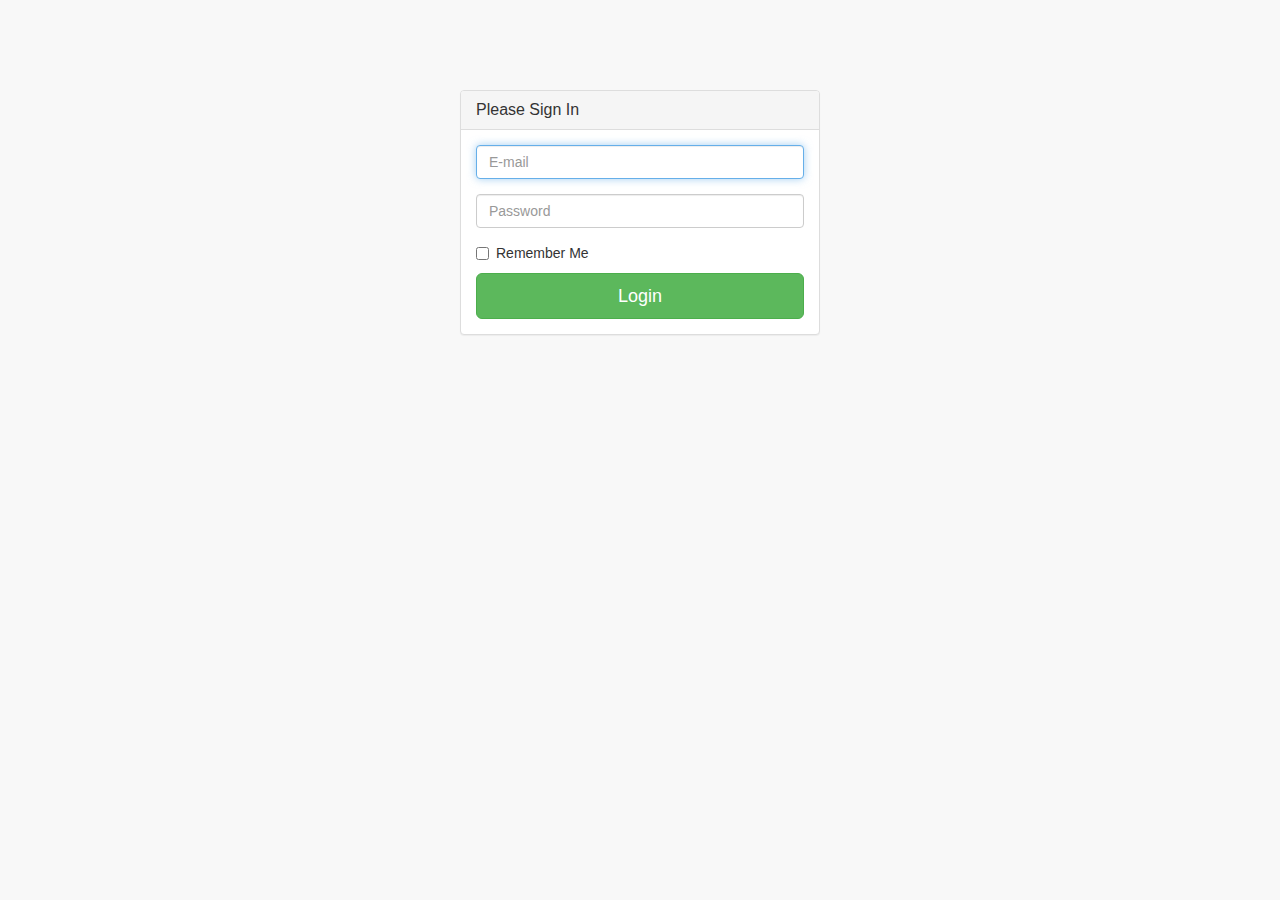
<file: pages/login.html>
<!DOCTYPE html>
<html lang="en">

<head>

    <meta charset="utf-8">
    <meta http-equiv="X-UA-Compatible" content="IE=edge">
    <meta name="viewport" content="width=device-width, initial-scale=1">
    <meta name="description" content="">
    <meta name="author" content="">

    <title>SB Admin 2 - Bootstrap Admin Theme</title>

    <!-- Bootstrap Core CSS -->
    <link href="../vendor/bootstrap/css/bootstrap.min.css" rel="stylesheet">

    <!-- MetisMenu CSS -->
    <link href="../vendor/metisMenu/metisMenu.min.css" rel="stylesheet">

    <!-- Custom CSS -->
    <link href="../dist/css/sb-admin-2.css" rel="stylesheet">

    <!-- Custom Fonts -->
    <link href="../vendor/font-awesome/css/font-awesome.min.css" rel="stylesheet" type="text/css">

    <!-- HTML5 Shim and Respond.js IE8 support of HTML5 elements and media queries -->
    <!-- WARNING: Respond.js doesn't work if you view the page via file:// -->
    <!--[if lt IE 9]>
        <script src="https://oss.maxcdn.com/libs/html5shiv/3.7.0/html5shiv.js"></script>
        <script src="https://oss.maxcdn.com/libs/respond.js/1.4.2/respond.min.js"></script>
    <![endif]-->

</head>

<body>

    <div class="container">
        <div class="row">
            <div class="col-md-4 col-md-offset-4">
                <div class="login-panel panel panel-default">
                    <div class="panel-heading">
                        <h3 class="panel-title">Please Sign In</h3>
                    </div>
                    <div class="panel-body">
                        <form role="form">
                            <fieldset>
                                <div class="form-group">
                                    <input class="form-control" placeholder="E-mail" name="email" type="email" autofocus>
                                </div>
                                <div class="form-group">
                                    <input class="form-control" placeholder="Password" name="password" type="password" value="">
                                </div>
                                <div class="checkbox">
                                    <label>
                                        <input name="remember" type="checkbox" value="Remember Me">Remember Me
                                    </label>
                                </div>
                                <!-- Change this to a button or input when using this as a form -->
                                <a href="index.html" class="btn btn-lg btn-success btn-block">Login</a>
                            </fieldset>
                        </form>
                    </div>
                </div>
            </div>
        </div>
    </div>

    <!-- jQuery -->
    <script src="../vendor/jquery/jquery.min.js"></script>

    <!-- Bootstrap Core JavaScript -->
    <script src="../vendor/bootstrap/js/bootstrap.min.js"></script>

    <!-- Metis Menu Plugin JavaScript -->
    <script src="../vendor/metisMenu/metisMenu.min.js"></script>

    <!-- Custom Theme JavaScript -->
    <script src="../dist/js/sb-admin-2.js"></script>

</body>

</html>
</file>
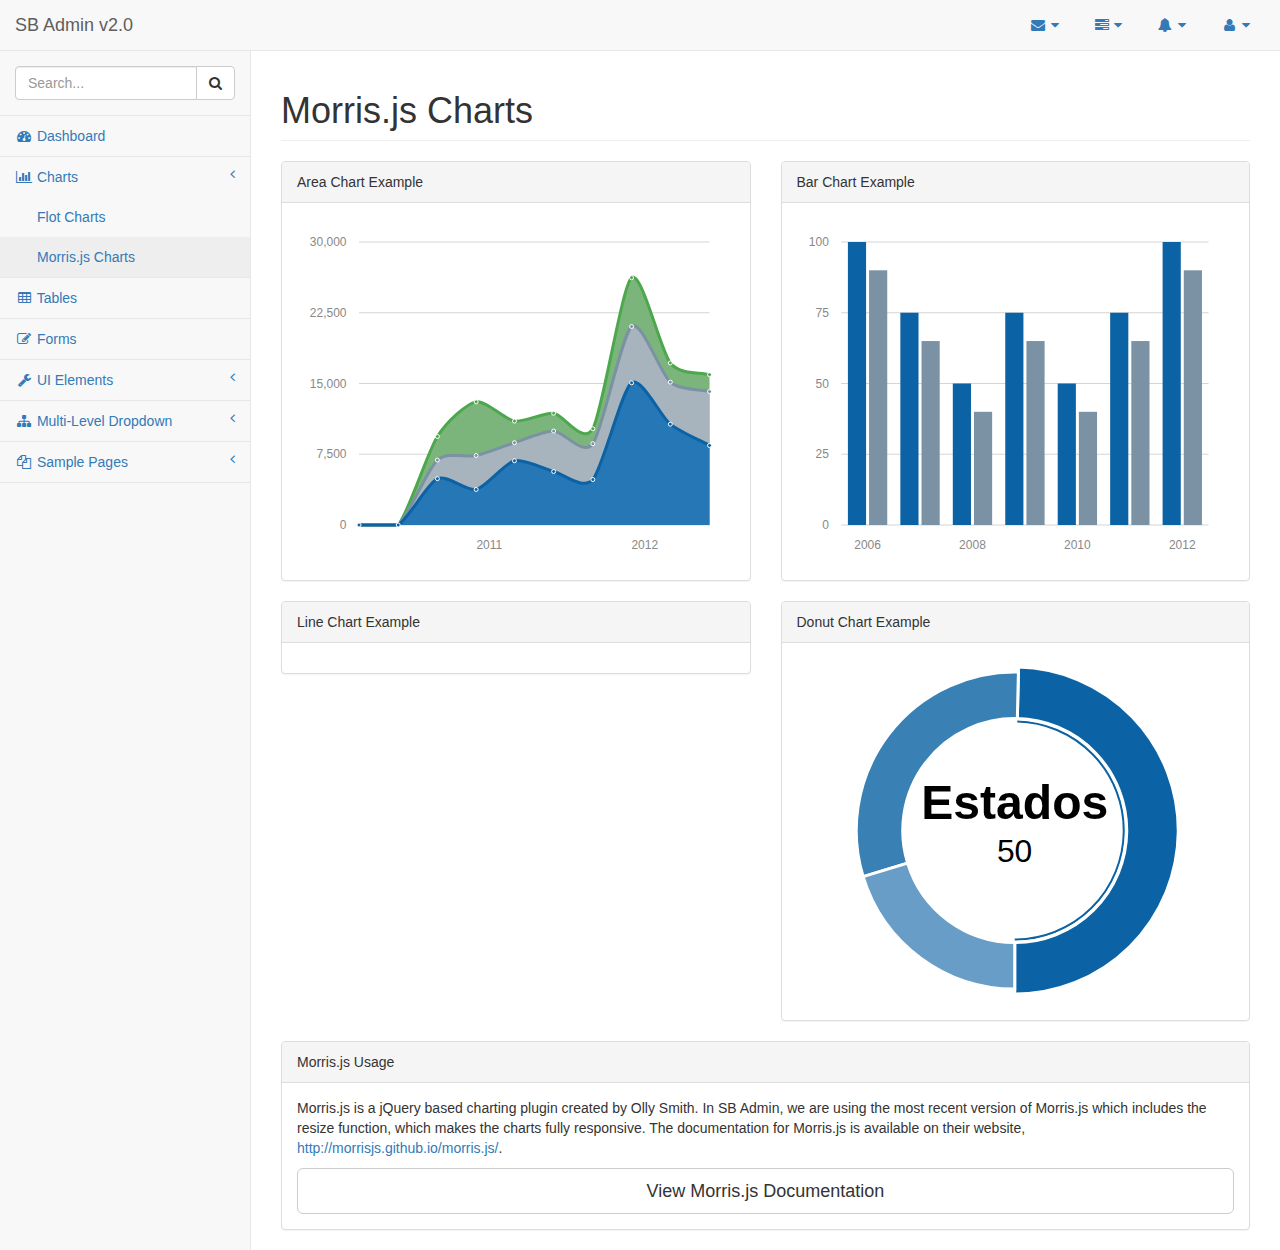
<file: pages/morris.html>
<!DOCTYPE html>
<html lang="en">

<head>

    <meta charset="utf-8">
    <meta http-equiv="X-UA-Compatible" content="IE=edge">
    <meta name="viewport" content="width=device-width, initial-scale=1">
    <meta name="description" content="">
    <meta name="author" content="">

    <title>SB Admin 2 - Bootstrap Admin Theme</title>

    <!-- Bootstrap Core CSS -->
    <link href="../vendor/bootstrap/css/bootstrap.min.css" rel="stylesheet">

    <!-- MetisMenu CSS -->
    <link href="../vendor/metisMenu/metisMenu.min.css" rel="stylesheet">

    <!-- Custom CSS -->
    <link href="../dist/css/sb-admin-2.css" rel="stylesheet">

    <!-- Morris Charts CSS -->
    <link href="../vendor/morrisjs/morris.css" rel="stylesheet">

    <!-- Custom Fonts -->
    <link href="../vendor/font-awesome/css/font-awesome.min.css" rel="stylesheet" type="text/css">

    <!-- HTML5 Shim and Respond.js IE8 support of HTML5 elements and media queries -->
    <!-- WARNING: Respond.js doesn't work if you view the page via file:// -->
    <!--[if lt IE 9]>
        <script src="https://oss.maxcdn.com/libs/html5shiv/3.7.0/html5shiv.js"></script>
        <script src="https://oss.maxcdn.com/libs/respond.js/1.4.2/respond.min.js"></script>
    <![endif]-->

</head>

<body>

    <div id="wrapper">

        <!-- Navigation -->
        <nav class="navbar navbar-default navbar-static-top" role="navigation" style="margin-bottom: 0">
            <div class="navbar-header">
                <button type="button" class="navbar-toggle" data-toggle="collapse" data-target=".navbar-collapse">
                    <span class="sr-only">Toggle navigation</span>
                    <span class="icon-bar"></span>
                    <span class="icon-bar"></span>
                    <span class="icon-bar"></span>
                </button>
                <a class="navbar-brand" href="index.html">SB Admin v2.0</a>
            </div>
            <!-- /.navbar-header -->

            <ul class="nav navbar-top-links navbar-right">
                <li class="dropdown">
                    <a class="dropdown-toggle" data-toggle="dropdown" href="#">
                        <i class="fa fa-envelope fa-fw"></i> <i class="fa fa-caret-down"></i>
                    </a>
                    <ul class="dropdown-menu dropdown-messages">
                        <li>
                            <a href="#">
                                <div>
                                    <strong>John Smith</strong>
                                    <span class="pull-right text-muted">
                                        <em>Yesterday</em>
                                    </span>
                                </div>
                                <div>Lorem ipsum dolor sit amet, consectetur adipiscing elit. Pellentesque eleifend...</div>
                            </a>
                        </li>
                        <li class="divider"></li>
                        <li>
                            <a href="#">
                                <div>
                                    <strong>John Smith</strong>
                                    <span class="pull-right text-muted">
                                        <em>Yesterday</em>
                                    </span>
                                </div>
                                <div>Lorem ipsum dolor sit amet, consectetur adipiscing elit. Pellentesque eleifend...</div>
                            </a>
                        </li>
                        <li class="divider"></li>
                        <li>
                            <a href="#">
                                <div>
                                    <strong>John Smith</strong>
                                    <span class="pull-right text-muted">
                                        <em>Yesterday</em>
                                    </span>
                                </div>
                                <div>Lorem ipsum dolor sit amet, consectetur adipiscing elit. Pellentesque eleifend...</div>
                            </a>
                        </li>
                        <li class="divider"></li>
                        <li>
                            <a class="text-center" href="#">
                                <strong>Read All Messages</strong>
                                <i class="fa fa-angle-right"></i>
                            </a>
                        </li>
                    </ul>
                    <!-- /.dropdown-messages -->
                </li>
                <!-- /.dropdown -->
                <li class="dropdown">
                    <a class="dropdown-toggle" data-toggle="dropdown" href="#">
                        <i class="fa fa-tasks fa-fw"></i> <i class="fa fa-caret-down"></i>
                    </a>
                    <ul class="dropdown-menu dropdown-tasks">
                        <li>
                            <a href="#">
                                <div>
                                    <p>
                                        <strong>Task 1</strong>
                                        <span class="pull-right text-muted">40% Complete</span>
                                    </p>
                                    <div class="progress progress-striped active">
                                        <div class="progress-bar progress-bar-success" role="progressbar" aria-valuenow="40" aria-valuemin="0" aria-valuemax="100" style="width: 40%">
                                            <span class="sr-only">40% Complete (success)</span>
                                        </div>
                                    </div>
                                </div>
                            </a>
                        </li>
                        <li class="divider"></li>
                        <li>
                            <a href="#">
                                <div>
                                    <p>
                                        <strong>Task 2</strong>
                                        <span class="pull-right text-muted">20% Complete</span>
                                    </p>
                                    <div class="progress progress-striped active">
                                        <div class="progress-bar progress-bar-info" role="progressbar" aria-valuenow="20" aria-valuemin="0" aria-valuemax="100" style="width: 20%">
                                            <span class="sr-only">20% Complete</span>
                                        </div>
                                    </div>
                                </div>
                            </a>
                        </li>
                        <li class="divider"></li>
                        <li>
                            <a href="#">
                                <div>
                                    <p>
                                        <strong>Task 3</strong>
                                        <span class="pull-right text-muted">60% Complete</span>
                                    </p>
                                    <div class="progress progress-striped active">
                                        <div class="progress-bar progress-bar-warning" role="progressbar" aria-valuenow="60" aria-valuemin="0" aria-valuemax="100" style="width: 60%">
                                            <span class="sr-only">60% Complete (warning)</span>
                                        </div>
                                    </div>
                                </div>
                            </a>
                        </li>
                        <li class="divider"></li>
                        <li>
                            <a href="#">
                                <div>
                                    <p>
                                        <strong>Task 4</strong>
                                        <span class="pull-right text-muted">80% Complete</span>
                                    </p>
                                    <div class="progress progress-striped active">
                                        <div class="progress-bar progress-bar-danger" role="progressbar" aria-valuenow="80" aria-valuemin="0" aria-valuemax="100" style="width: 80%">
                                            <span class="sr-only">80% Complete (danger)</span>
                                        </div>
                                    </div>
                                </div>
                            </a>
                        </li>
                        <li class="divider"></li>
                        <li>
                            <a class="text-center" href="#">
                                <strong>See All Tasks</strong>
                                <i class="fa fa-angle-right"></i>
                            </a>
                        </li>
                    </ul>
                    <!-- /.dropdown-tasks -->
                </li>
                <!-- /.dropdown -->
                <li class="dropdown">
                    <a class="dropdown-toggle" data-toggle="dropdown" href="#">
                        <i class="fa fa-bell fa-fw"></i> <i class="fa fa-caret-down"></i>
                    </a>
                    <ul class="dropdown-menu dropdown-alerts">
                        <li>
                            <a href="#">
                                <div>
                                    <i class="fa fa-comment fa-fw"></i> New Comment
                                    <span class="pull-right text-muted small">4 minutes ago</span>
                                </div>
                            </a>
                        </li>
                        <li class="divider"></li>
                        <li>
                            <a href="#">
                                <div>
                                    <i class="fa fa-twitter fa-fw"></i> 3 New Followers
                                    <span class="pull-right text-muted small">12 minutes ago</span>
                                </div>
                            </a>
                        </li>
                        <li class="divider"></li>
                        <li>
                            <a href="#">
                                <div>
                                    <i class="fa fa-envelope fa-fw"></i> Message Sent
                                    <span class="pull-right text-muted small">4 minutes ago</span>
                                </div>
                            </a>
                        </li>
                        <li class="divider"></li>
                        <li>
                            <a href="#">
                                <div>
                                    <i class="fa fa-tasks fa-fw"></i> New Task
                                    <span class="pull-right text-muted small">4 minutes ago</span>
                                </div>
                            </a>
                        </li>
                        <li class="divider"></li>
                        <li>
                            <a href="#">
                                <div>
                                    <i class="fa fa-upload fa-fw"></i> Server Rebooted
                                    <span class="pull-right text-muted small">4 minutes ago</span>
                                </div>
                            </a>
                        </li>
                        <li class="divider"></li>
                        <li>
                            <a class="text-center" href="#">
                                <strong>See All Alerts</strong>
                                <i class="fa fa-angle-right"></i>
                            </a>
                        </li>
                    </ul>
                    <!-- /.dropdown-alerts -->
                </li>
                <!-- /.dropdown -->
                <li class="dropdown">
                    <a class="dropdown-toggle" data-toggle="dropdown" href="#">
                        <i class="fa fa-user fa-fw"></i> <i class="fa fa-caret-down"></i>
                    </a>
                    <ul class="dropdown-menu dropdown-user">
                        <li><a href="#"><i class="fa fa-user fa-fw"></i> User Profile</a>
                        </li>
                        <li><a href="#"><i class="fa fa-gear fa-fw"></i> Settings</a>
                        </li>
                        <li class="divider"></li>
                        <li><a href="login.html"><i class="fa fa-sign-out fa-fw"></i> Logout</a>
                        </li>
                    </ul>
                    <!-- /.dropdown-user -->
                </li>
                <!-- /.dropdown -->
            </ul>
            <!-- /.navbar-top-links -->

            <div class="navbar-default sidebar" role="navigation">
                <div class="sidebar-nav navbar-collapse">
                    <ul class="nav" id="side-menu">
                        <li class="sidebar-search">
                            <div class="input-group custom-search-form">
                                <input type="text" class="form-control" placeholder="Search...">
                                <span class="input-group-btn">
                                <button class="btn btn-default" type="button">
                                    <i class="fa fa-search"></i>
                                </button>
                            </span>
                            </div>
                            <!-- /input-group -->
                        </li>
                        <li>
                            <a href="index.html"><i class="fa fa-dashboard fa-fw"></i> Dashboard</a>
                        </li>
                        <li>
                            <a href="#"><i class="fa fa-bar-chart-o fa-fw"></i> Charts<span class="fa arrow"></span></a>
                            <ul class="nav nav-second-level">
                                <li>
                                    <a href="flot.html">Flot Charts</a>
                                </li>
                                <li>
                                    <a href="morris.html">Morris.js Charts</a>
                                </li>
                            </ul>
                            <!-- /.nav-second-level -->
                        </li>
                        <li>
                            <a href="tables.html"><i class="fa fa-table fa-fw"></i> Tables</a>
                        </li>
                        <li>
                            <a href="forms.html"><i class="fa fa-edit fa-fw"></i> Forms</a>
                        </li>
                        <li>
                            <a href="#"><i class="fa fa-wrench fa-fw"></i> UI Elements<span class="fa arrow"></span></a>
                            <ul class="nav nav-second-level">
                                <li>
                                    <a href="panels-wells.html">Panels and Wells</a>
                                </li>
                                <li>
                                    <a href="buttons.html">Buttons</a>
                                </li>
                                <li>
                                    <a href="notifications.html">Notifications</a>
                                </li>
                                <li>
                                    <a href="typography.html">Typography</a>
                                </li>
                                <li>
                                    <a href="icons.html"> Icons</a>
                                </li>
                                <li>
                                    <a href="grid.html">Grid</a>
                                </li>
                            </ul>
                            <!-- /.nav-second-level -->
                        </li>
                        <li>
                            <a href="#"><i class="fa fa-sitemap fa-fw"></i> Multi-Level Dropdown<span class="fa arrow"></span></a>
                            <ul class="nav nav-second-level">
                                <li>
                                    <a href="#">Second Level Item</a>
                                </li>
                                <li>
                                    <a href="#">Second Level Item</a>
                                </li>
                                <li>
                                    <a href="#">Third Level <span class="fa arrow"></span></a>
                                    <ul class="nav nav-third-level">
                                        <li>
                                            <a href="#">Third Level Item</a>
                                        </li>
                                        <li>
                                            <a href="#">Third Level Item</a>
                                        </li>
                                        <li>
                                            <a href="#">Third Level Item</a>
                                        </li>
                                        <li>
                                            <a href="#">Third Level Item</a>
                                        </li>
                                    </ul>
                                    <!-- /.nav-third-level -->
                                </li>
                            </ul>
                            <!-- /.nav-second-level -->
                        </li>
                        <li>
                            <a href="#"><i class="fa fa-files-o fa-fw"></i> Sample Pages<span class="fa arrow"></span></a>
                            <ul class="nav nav-second-level">
                                <li>
                                    <a href="blank.html">Blank Page</a>
                                </li>
                                <li>
                                    <a href="login.html">Login Page</a>
                                </li>
                            </ul>
                            <!-- /.nav-second-level -->
                        </li>
                    </ul>
                </div>
                <!-- /.sidebar-collapse -->
            </div>
            <!-- /.navbar-static-side -->
        </nav>

        <div id="page-wrapper">
            <div class="row">
                <div class="col-lg-12">
                    <h1 class="page-header">Morris.js Charts</h1>
                </div>
                <!-- /.col-lg-12 -->
            </div>
            <!-- /.row -->
            <div class="row">
                <div class="col-lg-6">
                    <div class="panel panel-default">
                        <div class="panel-heading">
                            Area Chart Example
                        </div>
                        <!-- /.panel-heading -->
                        <div class="panel-body">
                            <div id="morris-area-chart"></div>
                        </div>
                        <!-- /.panel-body -->
                    </div>
                    <!-- /.panel -->
                </div>
                <!-- /.col-lg-6 -->
                <div class="col-lg-6">
                    <div class="panel panel-default">
                        <div class="panel-heading">
                            Bar Chart Example
                        </div>
                        <!-- /.panel-heading -->
                        <div class="panel-body">
                            <div id="morris-bar-chart"></div>
                        </div>
                        <!-- /.panel-body -->
                    </div>
                    <!-- /.panel -->
                </div>
                <!-- /.col-lg-6 -->
                <div class="col-lg-6">
                    <div class="panel panel-default">
                        <div class="panel-heading">
                            Line Chart Example
                        </div>
                        <!-- /.panel-heading -->
                        <div class="panel-body">
                            <div id="morris-line-chart"></div>
                        </div>
                        <!-- /.panel-body -->
                    </div>
                    <!-- /.panel -->
                </div>
                <!-- /.col-lg-6 -->
                <div class="col-lg-6">
                    <div class="panel panel-default">
                        <div class="panel-heading">
                            Donut Chart Example
                        </div>
                        <!-- /.panel-heading -->
                        <div class="panel-body">
                            <div id="morris-donut-chart"></div>
                        </div>
                        <!-- /.panel-body -->
                    </div>
                    <!-- /.panel -->
                </div>
                <!-- /.col-lg-6 -->
                <div class="col-lg-12">
                    <div class="panel panel-default">
                        <div class="panel-heading">
                            Morris.js Usage
                        </div>
                        <!-- /.panel-heading -->
                        <div class="panel-body">
                            <p>Morris.js is a jQuery based charting plugin created by Olly Smith. In SB Admin, we are using the most recent version of Morris.js which includes the resize function, which makes the charts fully responsive. The documentation for Morris.js is available on their website, <a target="_blank" href="http://morrisjs.github.io/morris.js/">http://morrisjs.github.io/morris.js/</a>.</p>
                            <a target="_blank" class="btn btn-default btn-lg btn-block" href="http://morrisjs.github.io/morris.js/">View Morris.js Documentation</a>
                        </div>
                        <!-- /.panel-body -->
                    </div>
                    <!-- /.panel -->
                </div>
                <!-- /.col-lg-6 -->
            </div>
            <!-- /.row -->
        </div>
        <!-- /#page-wrapper -->

    </div>
    <!-- /#wrapper -->

    <!-- jQuery -->
    <script src="../vendor/jquery/jquery.min.js"></script>

    <!-- Bootstrap Core JavaScript -->
    <script src="../vendor/bootstrap/js/bootstrap.min.js"></script>

    <!-- Metis Menu Plugin JavaScript -->
    <script src="../vendor/metisMenu/metisMenu.min.js"></script>

    <!-- Morris Charts JavaScript -->
    <script src="../vendor/raphael/raphael.min.js"></script>
    <script src="../vendor/morrisjs/morris.min.js"></script>
    <script src="../data/morris-data.js"></script>

    <!-- Custom Theme JavaScript -->
    <script src="../dist/js/sb-admin-2.js"></script>

</body>

</html>
</file>
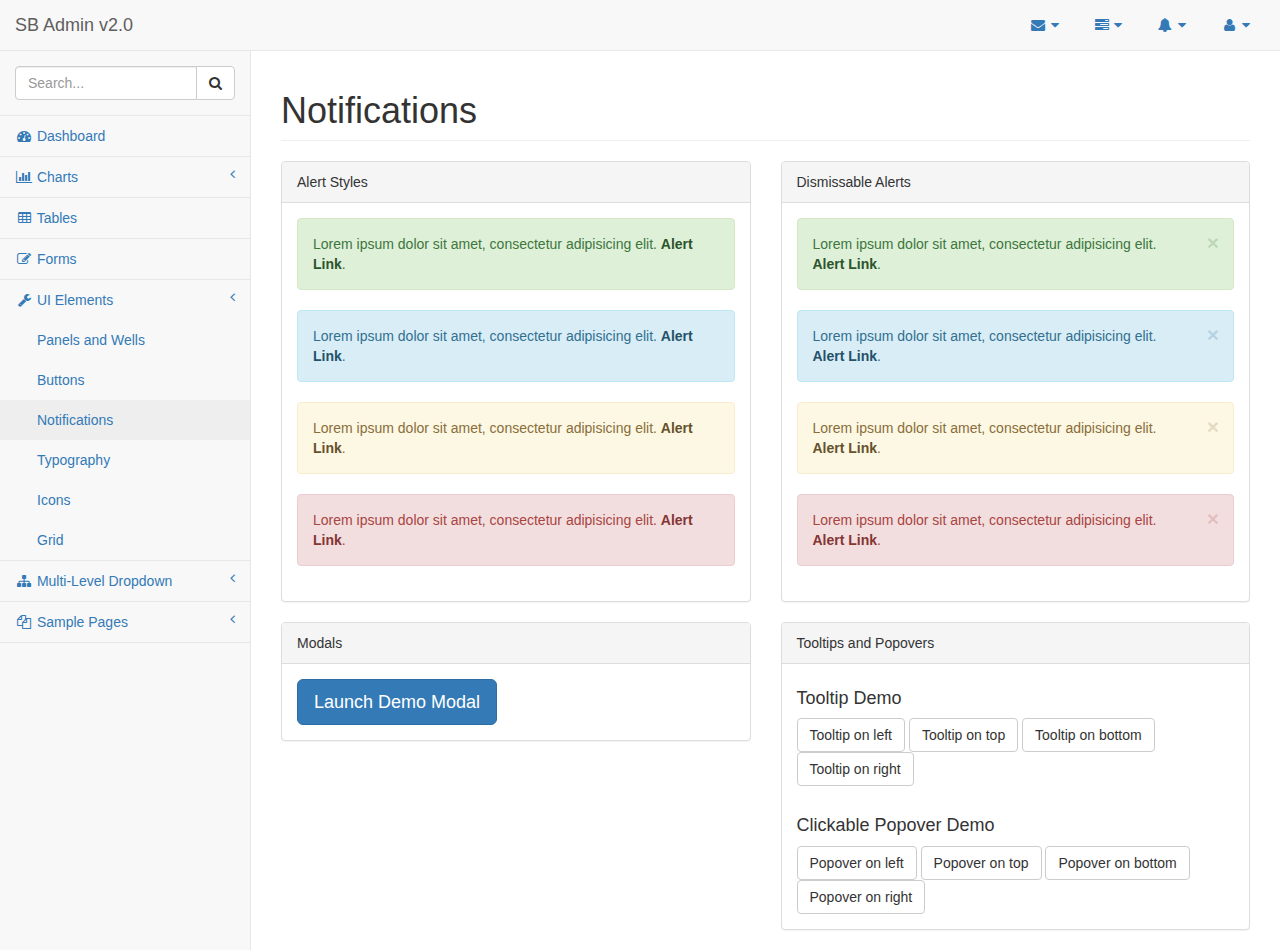
<file: pages/notifications.html>
<!DOCTYPE html>
<html lang="en">

<head>

    <meta charset="utf-8">
    <meta http-equiv="X-UA-Compatible" content="IE=edge">
    <meta name="viewport" content="width=device-width, initial-scale=1">
    <meta name="description" content="">
    <meta name="author" content="">

    <title>SB Admin 2 - Bootstrap Admin Theme</title>

    <!-- Bootstrap Core CSS -->
    <link href="../vendor/bootstrap/css/bootstrap.min.css" rel="stylesheet">

    <!-- MetisMenu CSS -->
    <link href="../vendor/metisMenu/metisMenu.min.css" rel="stylesheet">

    <!-- Custom CSS -->
    <link href="../dist/css/sb-admin-2.css" rel="stylesheet">

    <!-- Custom Fonts -->
    <link href="../vendor/font-awesome/css/font-awesome.min.css" rel="stylesheet" type="text/css">

    <!-- HTML5 Shim and Respond.js IE8 support of HTML5 elements and media queries -->
    <!-- WARNING: Respond.js doesn't work if you view the page via file:// -->
    <!--[if lt IE 9]>
        <script src="https://oss.maxcdn.com/libs/html5shiv/3.7.0/html5shiv.js"></script>
        <script src="https://oss.maxcdn.com/libs/respond.js/1.4.2/respond.min.js"></script>
    <![endif]-->

</head>

<body>

    <div id="wrapper">

        <!-- Navigation -->
        <nav class="navbar navbar-default navbar-static-top" role="navigation" style="margin-bottom: 0">
            <div class="navbar-header">
                <button type="button" class="navbar-toggle" data-toggle="collapse" data-target=".navbar-collapse">
                    <span class="sr-only">Toggle navigation</span>
                    <span class="icon-bar"></span>
                    <span class="icon-bar"></span>
                    <span class="icon-bar"></span>
                </button>
                <a class="navbar-brand" href="index.html">SB Admin v2.0</a>
            </div>
            <!-- /.navbar-header -->

            <ul class="nav navbar-top-links navbar-right">
                <li class="dropdown">
                    <a class="dropdown-toggle" data-toggle="dropdown" href="#">
                        <i class="fa fa-envelope fa-fw"></i> <i class="fa fa-caret-down"></i>
                    </a>
                    <ul class="dropdown-menu dropdown-messages">
                        <li>
                            <a href="#">
                                <div>
                                    <strong>John Smith</strong>
                                    <span class="pull-right text-muted">
                                        <em>Yesterday</em>
                                    </span>
                                </div>
                                <div>Lorem ipsum dolor sit amet, consectetur adipiscing elit. Pellentesque eleifend...</div>
                            </a>
                        </li>
                        <li class="divider"></li>
                        <li>
                            <a href="#">
                                <div>
                                    <strong>John Smith</strong>
                                    <span class="pull-right text-muted">
                                        <em>Yesterday</em>
                                    </span>
                                </div>
                                <div>Lorem ipsum dolor sit amet, consectetur adipiscing elit. Pellentesque eleifend...</div>
                            </a>
                        </li>
                        <li class="divider"></li>
                        <li>
                            <a href="#">
                                <div>
                                    <strong>John Smith</strong>
                                    <span class="pull-right text-muted">
                                        <em>Yesterday</em>
                                    </span>
                                </div>
                                <div>Lorem ipsum dolor sit amet, consectetur adipiscing elit. Pellentesque eleifend...</div>
                            </a>
                        </li>
                        <li class="divider"></li>
                        <li>
                            <a class="text-center" href="#">
                                <strong>Read All Messages</strong>
                                <i class="fa fa-angle-right"></i>
                            </a>
                        </li>
                    </ul>
                    <!-- /.dropdown-messages -->
                </li>
                <!-- /.dropdown -->
                <li class="dropdown">
                    <a class="dropdown-toggle" data-toggle="dropdown" href="#">
                        <i class="fa fa-tasks fa-fw"></i> <i class="fa fa-caret-down"></i>
                    </a>
                    <ul class="dropdown-menu dropdown-tasks">
                        <li>
                            <a href="#">
                                <div>
                                    <p>
                                        <strong>Task 1</strong>
                                        <span class="pull-right text-muted">40% Complete</span>
                                    </p>
                                    <div class="progress progress-striped active">
                                        <div class="progress-bar progress-bar-success" role="progressbar" aria-valuenow="40" aria-valuemin="0" aria-valuemax="100" style="width: 40%">
                                            <span class="sr-only">40% Complete (success)</span>
                                        </div>
                                    </div>
                                </div>
                            </a>
                        </li>
                        <li class="divider"></li>
                        <li>
                            <a href="#">
                                <div>
                                    <p>
                                        <strong>Task 2</strong>
                                        <span class="pull-right text-muted">20% Complete</span>
                                    </p>
                                    <div class="progress progress-striped active">
                                        <div class="progress-bar progress-bar-info" role="progressbar" aria-valuenow="20" aria-valuemin="0" aria-valuemax="100" style="width: 20%">
                                            <span class="sr-only">20% Complete</span>
                                        </div>
                                    </div>
                                </div>
                            </a>
                        </li>
                        <li class="divider"></li>
                        <li>
                            <a href="#">
                                <div>
                                    <p>
                                        <strong>Task 3</strong>
                                        <span class="pull-right text-muted">60% Complete</span>
                                    </p>
                                    <div class="progress progress-striped active">
                                        <div class="progress-bar progress-bar-warning" role="progressbar" aria-valuenow="60" aria-valuemin="0" aria-valuemax="100" style="width: 60%">
                                            <span class="sr-only">60% Complete (warning)</span>
                                        </div>
                                    </div>
                                </div>
                            </a>
                        </li>
                        <li class="divider"></li>
                        <li>
                            <a href="#">
                                <div>
                                    <p>
                                        <strong>Task 4</strong>
                                        <span class="pull-right text-muted">80% Complete</span>
                                    </p>
                                    <div class="progress progress-striped active">
                                        <div class="progress-bar progress-bar-danger" role="progressbar" aria-valuenow="80" aria-valuemin="0" aria-valuemax="100" style="width: 80%">
                                            <span class="sr-only">80% Complete (danger)</span>
                                        </div>
                                    </div>
                                </div>
                            </a>
                        </li>
                        <li class="divider"></li>
                        <li>
                            <a class="text-center" href="#">
                                <strong>See All Tasks</strong>
                                <i class="fa fa-angle-right"></i>
                            </a>
                        </li>
                    </ul>
                    <!-- /.dropdown-tasks -->
                </li>
                <!-- /.dropdown -->
                <li class="dropdown">
                    <a class="dropdown-toggle" data-toggle="dropdown" href="#">
                        <i class="fa fa-bell fa-fw"></i> <i class="fa fa-caret-down"></i>
                    </a>
                    <ul class="dropdown-menu dropdown-alerts">
                        <li>
                            <a href="#">
                                <div>
                                    <i class="fa fa-comment fa-fw"></i> New Comment
                                    <span class="pull-right text-muted small">4 minutes ago</span>
                                </div>
                            </a>
                        </li>
                        <li class="divider"></li>
                        <li>
                            <a href="#">
                                <div>
                                    <i class="fa fa-twitter fa-fw"></i> 3 New Followers
                                    <span class="pull-right text-muted small">12 minutes ago</span>
                                </div>
                            </a>
                        </li>
                        <li class="divider"></li>
                        <li>
                            <a href="#">
                                <div>
                                    <i class="fa fa-envelope fa-fw"></i> Message Sent
                                    <span class="pull-right text-muted small">4 minutes ago</span>
                                </div>
                            </a>
                        </li>
                        <li class="divider"></li>
                        <li>
                            <a href="#">
                                <div>
                                    <i class="fa fa-tasks fa-fw"></i> New Task
                                    <span class="pull-right text-muted small">4 minutes ago</span>
                                </div>
                            </a>
                        </li>
                        <li class="divider"></li>
                        <li>
                            <a href="#">
                                <div>
                                    <i class="fa fa-upload fa-fw"></i> Server Rebooted
                                    <span class="pull-right text-muted small">4 minutes ago</span>
                                </div>
                            </a>
                        </li>
                        <li class="divider"></li>
                        <li>
                            <a class="text-center" href="#">
                                <strong>See All Alerts</strong>
                                <i class="fa fa-angle-right"></i>
                            </a>
                        </li>
                    </ul>
                    <!-- /.dropdown-alerts -->
                </li>
                <!-- /.dropdown -->
                <li class="dropdown">
                    <a class="dropdown-toggle" data-toggle="dropdown" href="#">
                        <i class="fa fa-user fa-fw"></i> <i class="fa fa-caret-down"></i>
                    </a>
                    <ul class="dropdown-menu dropdown-user">
                        <li><a href="#"><i class="fa fa-user fa-fw"></i> User Profile</a>
                        </li>
                        <li><a href="#"><i class="fa fa-gear fa-fw"></i> Settings</a>
                        </li>
                        <li class="divider"></li>
                        <li><a href="login.html"><i class="fa fa-sign-out fa-fw"></i> Logout</a>
                        </li>
                    </ul>
                    <!-- /.dropdown-user -->
                </li>
                <!-- /.dropdown -->
            </ul>
            <!-- /.navbar-top-links -->

            <div class="navbar-default sidebar" role="navigation">
                <div class="sidebar-nav navbar-collapse">
                    <ul class="nav" id="side-menu">
                        <li class="sidebar-search">
                            <div class="input-group custom-search-form">
                                <input type="text" class="form-control" placeholder="Search...">
                                <span class="input-group-btn">
                                <button class="btn btn-default" type="button">
                                    <i class="fa fa-search"></i>
                                </button>
                            </span>
                            </div>
                            <!-- /input-group -->
                        </li>
                        <li>
                            <a href="index.html"><i class="fa fa-dashboard fa-fw"></i> Dashboard</a>
                        </li>
                        <li>
                            <a href="#"><i class="fa fa-bar-chart-o fa-fw"></i> Charts<span class="fa arrow"></span></a>
                            <ul class="nav nav-second-level">
                                <li>
                                    <a href="flot.html">Flot Charts</a>
                                </li>
                                <li>
                                    <a href="morris.html">Morris.js Charts</a>
                                </li>
                            </ul>
                            <!-- /.nav-second-level -->
                        </li>
                        <li>
                            <a href="tables.html"><i class="fa fa-table fa-fw"></i> Tables</a>
                        </li>
                        <li>
                            <a href="forms.html"><i class="fa fa-edit fa-fw"></i> Forms</a>
                        </li>
                        <li>
                            <a href="#"><i class="fa fa-wrench fa-fw"></i> UI Elements<span class="fa arrow"></span></a>
                            <ul class="nav nav-second-level">
                                <li>
                                    <a href="panels-wells.html">Panels and Wells</a>
                                </li>
                                <li>
                                    <a href="buttons.html">Buttons</a>
                                </li>
                                <li>
                                    <a href="notifications.html">Notifications</a>
                                </li>
                                <li>
                                    <a href="typography.html">Typography</a>
                                </li>
                                <li>
                                    <a href="icons.html"> Icons</a>
                                </li>
                                <li>
                                    <a href="grid.html">Grid</a>
                                </li>
                            </ul>
                            <!-- /.nav-second-level -->
                        </li>
                        <li>
                            <a href="#"><i class="fa fa-sitemap fa-fw"></i> Multi-Level Dropdown<span class="fa arrow"></span></a>
                            <ul class="nav nav-second-level">
                                <li>
                                    <a href="#">Second Level Item</a>
                                </li>
                                <li>
                                    <a href="#">Second Level Item</a>
                                </li>
                                <li>
                                    <a href="#">Third Level <span class="fa arrow"></span></a>
                                    <ul class="nav nav-third-level">
                                        <li>
                                            <a href="#">Third Level Item</a>
                                        </li>
                                        <li>
                                            <a href="#">Third Level Item</a>
                                        </li>
                                        <li>
                                            <a href="#">Third Level Item</a>
                                        </li>
                                        <li>
                                            <a href="#">Third Level Item</a>
                                        </li>
                                    </ul>
                                    <!-- /.nav-third-level -->
                                </li>
                            </ul>
                            <!-- /.nav-second-level -->
                        </li>
                        <li>
                            <a href="#"><i class="fa fa-files-o fa-fw"></i> Sample Pages<span class="fa arrow"></span></a>
                            <ul class="nav nav-second-level">
                                <li>
                                    <a href="blank.html">Blank Page</a>
                                </li>
                                <li>
                                    <a href="login.html">Login Page</a>
                                </li>
                            </ul>
                            <!-- /.nav-second-level -->
                        </li>
                    </ul>
                </div>
                <!-- /.sidebar-collapse -->
            </div>
            <!-- /.navbar-static-side -->
        </nav>

        <div id="page-wrapper">
            <div class="row">
                <div class="col-lg-12">
                    <h1 class="page-header">Notifications</h1>
                </div>
                <!-- /.col-lg-12 -->
            </div>
            <!-- /.row -->
            <div class="row">
                <div class="col-lg-6">
                    <div class="panel panel-default">
                        <div class="panel-heading">
                            Alert Styles
                        </div>
                        <!-- /.panel-heading -->
                        <div class="panel-body">
                            <div class="alert alert-success">
                                Lorem ipsum dolor sit amet, consectetur adipisicing elit. <a href="#" class="alert-link">Alert Link</a>.
                            </div>
                            <div class="alert alert-info">
                                Lorem ipsum dolor sit amet, consectetur adipisicing elit. <a href="#" class="alert-link">Alert Link</a>.
                            </div>
                            <div class="alert alert-warning">
                                Lorem ipsum dolor sit amet, consectetur adipisicing elit. <a href="#" class="alert-link">Alert Link</a>.
                            </div>
                            <div class="alert alert-danger">
                                Lorem ipsum dolor sit amet, consectetur adipisicing elit. <a href="#" class="alert-link">Alert Link</a>.
                            </div>
                        </div>
                        <!-- .panel-body -->
                    </div>
                    <!-- /.panel -->
                </div>
                <!-- /.col-lg-6 -->
                <div class="col-lg-6">
                    <div class="panel panel-default">
                        <div class="panel-heading">
                            Dismissable Alerts
                        </div>
                        <!-- /.panel-heading -->
                        <div class="panel-body">
                            <div class="alert alert-success alert-dismissable">
                                <button type="button" class="close" data-dismiss="alert" aria-hidden="true">&times;</button>
                                Lorem ipsum dolor sit amet, consectetur adipisicing elit. <a href="#" class="alert-link">Alert Link</a>.
                            </div>
                            <div class="alert alert-info alert-dismissable">
                                <button type="button" class="close" data-dismiss="alert" aria-hidden="true">&times;</button>
                                Lorem ipsum dolor sit amet, consectetur adipisicing elit. <a href="#" class="alert-link">Alert Link</a>.
                            </div>
                            <div class="alert alert-warning alert-dismissable">
                                <button type="button" class="close" data-dismiss="alert" aria-hidden="true">&times;</button>
                                Lorem ipsum dolor sit amet, consectetur adipisicing elit. <a href="#" class="alert-link">Alert Link</a>.
                            </div>
                            <div class="alert alert-danger alert-dismissable">
                                <button type="button" class="close" data-dismiss="alert" aria-hidden="true">&times;</button>
                                Lorem ipsum dolor sit amet, consectetur adipisicing elit. <a href="#" class="alert-link">Alert Link</a>.
                            </div>
                        </div>
                        <!-- .panel-body -->
                    </div>
                    <!-- /.panel -->
                </div>
                <!-- /.col-lg-6 -->
            </div>
            <!-- /.row -->
            <div class="row">
                <div class="col-lg-6">
                    <div class="panel panel-default">
                        <div class="panel-heading">
                            Modals
                        </div>
                        <!-- /.panel-heading -->
                        <div class="panel-body">
                            <!-- Button trigger modal -->
                            <button class="btn btn-primary btn-lg" data-toggle="modal" data-target="#myModal">
                                Launch Demo Modal
                            </button>
                            <!-- Modal -->
                            <div class="modal fade" id="myModal" tabindex="-1" role="dialog" aria-labelledby="myModalLabel" aria-hidden="true">
                                <div class="modal-dialog">
                                    <div class="modal-content">
                                        <div class="modal-header">
                                            <button type="button" class="close" data-dismiss="modal" aria-hidden="true">&times;</button>
                                            <h4 class="modal-title" id="myModalLabel">Modal title</h4>
                                        </div>
                                        <div class="modal-body">
                                            Lorem ipsum dolor sit amet, consectetur adipisicing elit, sed do eiusmod tempor incididunt ut labore et dolore magna aliqua. Ut enim ad minim veniam, quis nostrud exercitation ullamco laboris nisi ut aliquip ex ea commodo consequat. Duis aute irure dolor in reprehenderit in voluptate velit esse cillum dolore eu fugiat nulla pariatur. Excepteur sint occaecat cupidatat non proident, sunt in culpa qui officia deserunt mollit anim id est laborum.
                                        </div>
                                        <div class="modal-footer">
                                            <button type="button" class="btn btn-default" data-dismiss="modal">Close</button>
                                            <button type="button" class="btn btn-primary">Save changes</button>
                                        </div>
                                    </div>
                                    <!-- /.modal-content -->
                                </div>
                                <!-- /.modal-dialog -->
                            </div>
                            <!-- /.modal -->
                        </div>
                        <!-- .panel-body -->
                    </div>
                    <!-- /.panel -->
                </div>
                <!-- /.col-lg-6 -->
                <div class="col-lg-6">
                    <div class="panel panel-default">
                        <div class="panel-heading">
                            Tooltips and Popovers
                        </div>
                        <!-- /.panel-heading -->
                        <div class="panel-body">
                            <h4>Tooltip Demo</h4>
                            <div class="tooltip-demo">
                                <button type="button" class="btn btn-default" data-toggle="tooltip" data-placement="left" title="Tooltip on left">Tooltip on left</button>
                                <button type="button" class="btn btn-default" data-toggle="tooltip" data-placement="top" title="Tooltip on top">Tooltip on top</button>
                                <button type="button" class="btn btn-default" data-toggle="tooltip" data-placement="bottom" title="Tooltip on bottom">Tooltip on bottom</button>
                                <button type="button" class="btn btn-default" data-toggle="tooltip" data-placement="right" title="Tooltip on right">Tooltip on right</button>
                            </div>
                            <br>
                            <h4>Clickable Popover Demo</h4>
                            <div class="tooltip-demo">
                                <button type="button" class="btn btn-default" data-container="body" data-toggle="popover" data-placement="left" data-content="Vivamus sagittis lacus vel augue laoreet rutrum faucibus.">
                                    Popover on left
                                </button>
                                <button type="button" class="btn btn-default" data-container="body" data-toggle="popover" data-placement="top" data-content="Vivamus sagittis lacus vel augue laoreet rutrum faucibus.">
                                    Popover on top
                                </button>
                                <button type="button" class="btn btn-default" data-container="body" data-toggle="popover" data-placement="bottom" data-content="Vivamus sagittis lacus vel augue laoreet rutrum faucibus.">
                                    Popover on bottom
                                </button>
                                <button type="button" class="btn btn-default" data-container="body" data-toggle="popover" data-placement="right" data-content="Vivamus sagittis lacus vel augue laoreet rutrum faucibus.">
                                    Popover on right
                                </button>
                            </div>
                        </div>
                        <!-- .panel-body -->
                    </div>
                    <!-- /.panel -->
                </div>
                <!-- /.col-lg-6 -->
            </div>
            <!-- /.row -->
        </div>
        <!-- /#page-wrapper -->

    </div>
    <!-- /#wrapper -->

    <!-- jQuery -->
    <script src="../vendor/jquery/jquery.min.js"></script>

    <!-- Bootstrap Core JavaScript -->
    <script src="../vendor/bootstrap/js/bootstrap.min.js"></script>

    <!-- Metis Menu Plugin JavaScript -->
    <script src="../vendor/metisMenu/metisMenu.min.js"></script>

    <!-- Custom Theme JavaScript -->
    <script src="../dist/js/sb-admin-2.js"></script>

    <!-- Page-Level Demo Scripts - Notifications - Use for reference -->
    <script>
    // tooltip demo
    $('.tooltip-demo').tooltip({
        selector: "[data-toggle=tooltip]",
        container: "body"
    })
    // popover demo
    $("[data-toggle=popover]")
        .popover()
    </script>

</body>

</html>
</file>
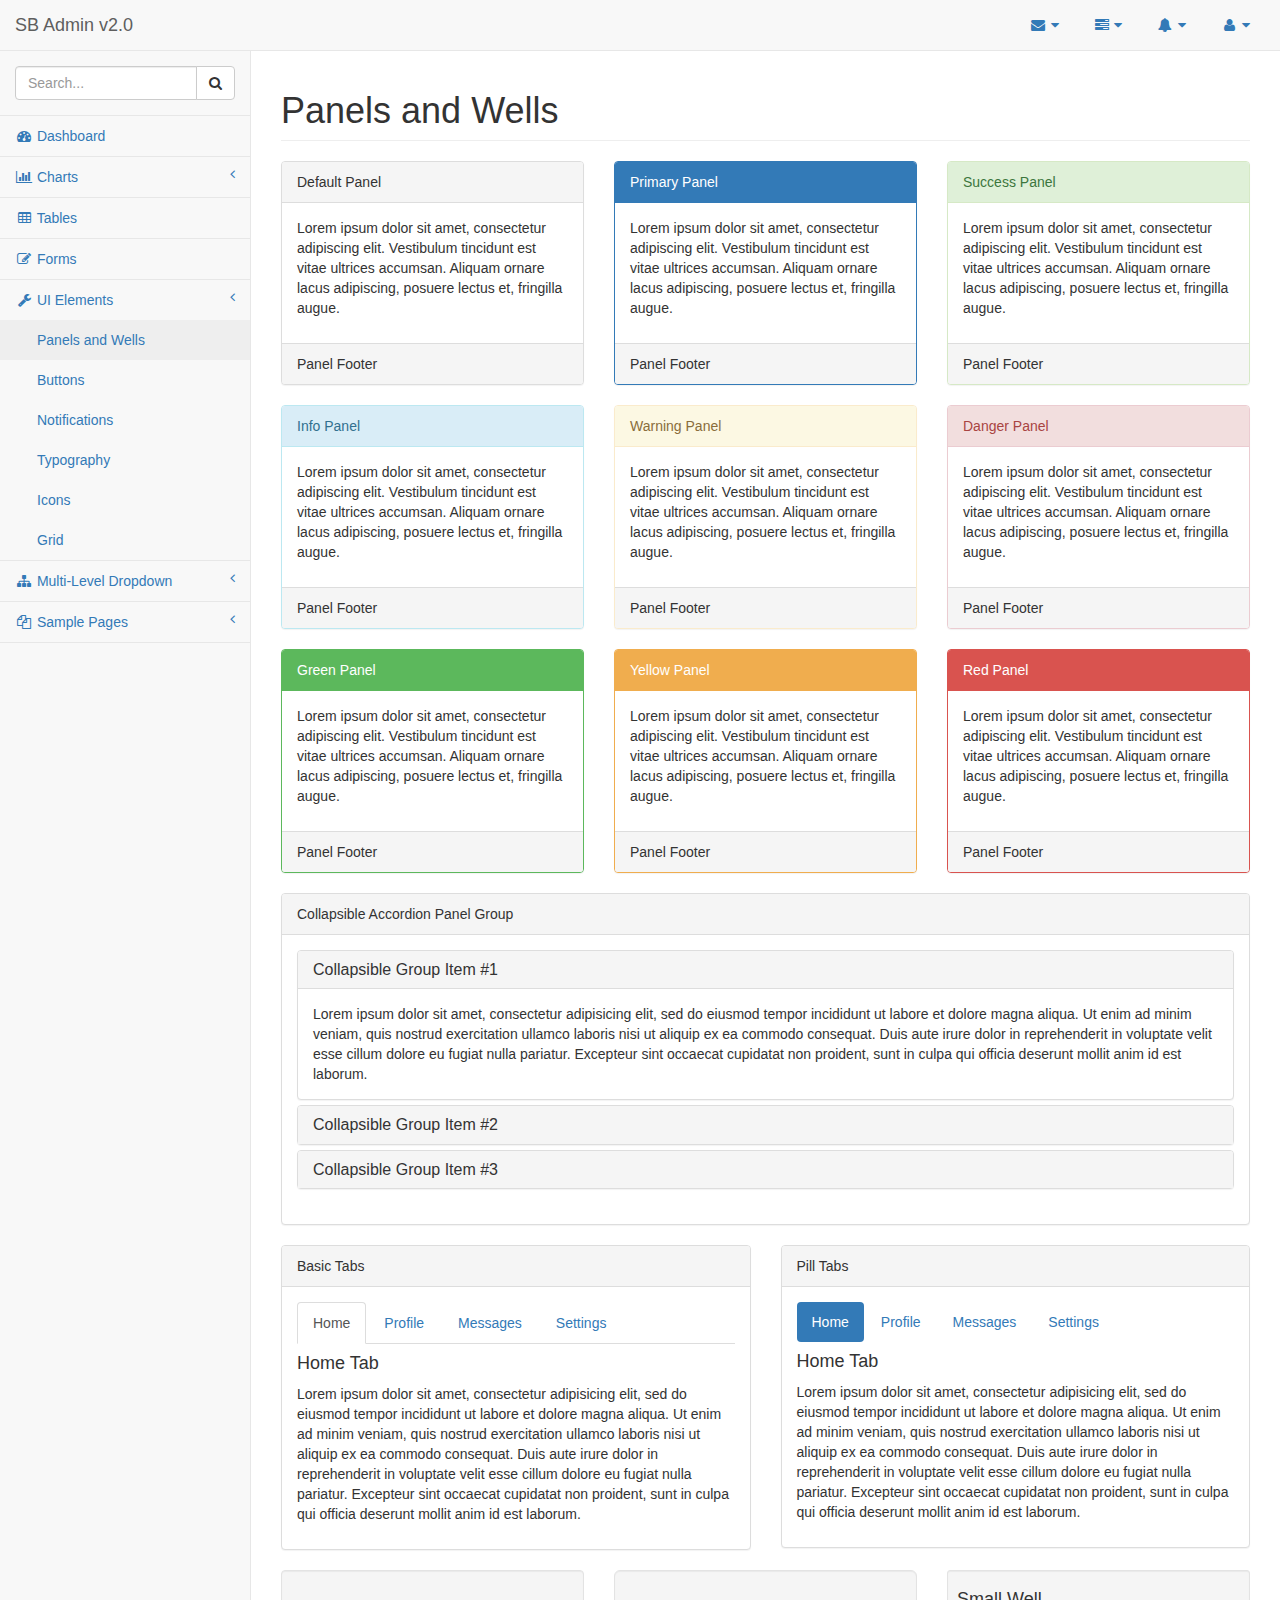
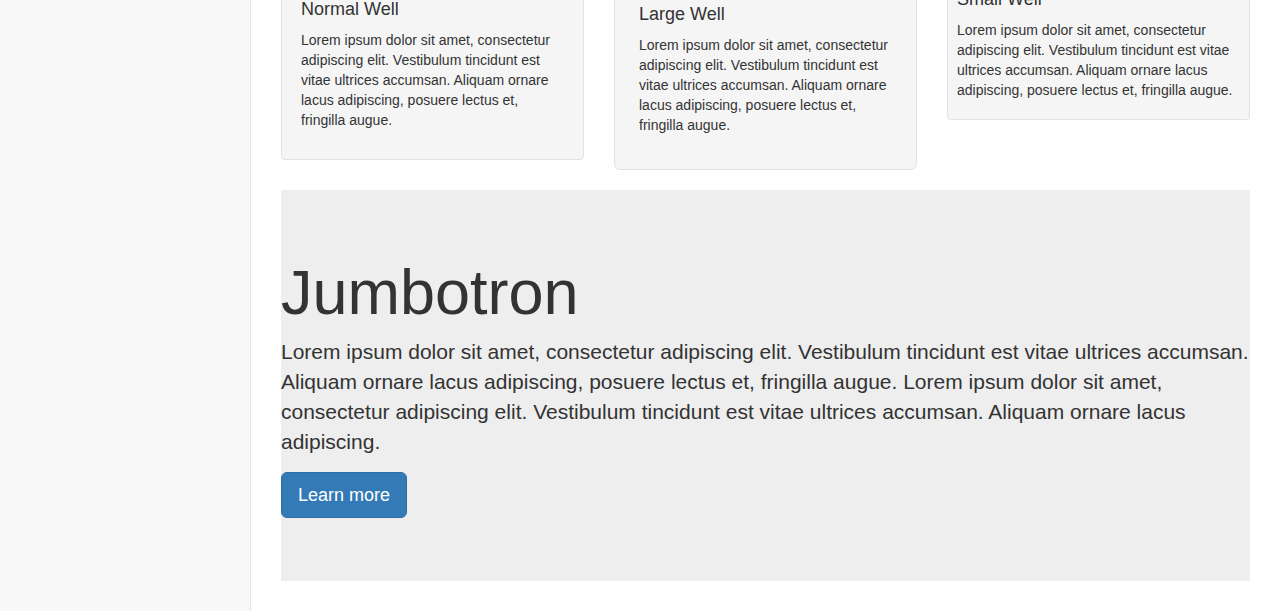
<file: pages/panels-wells.html>
<!DOCTYPE html>
<html lang="en">

<head>

    <meta charset="utf-8">
    <meta http-equiv="X-UA-Compatible" content="IE=edge">
    <meta name="viewport" content="width=device-width, initial-scale=1">
    <meta name="description" content="">
    <meta name="author" content="">

    <title>SB Admin 2 - Bootstrap Admin Theme</title>

    <!-- Bootstrap Core CSS -->
    <link href="../vendor/bootstrap/css/bootstrap.min.css" rel="stylesheet">

    <!-- MetisMenu CSS -->
    <link href="../vendor/metisMenu/metisMenu.min.css" rel="stylesheet">

    <!-- Custom CSS -->
    <link href="../dist/css/sb-admin-2.css" rel="stylesheet">

    <!-- Custom Fonts -->
    <link href="../vendor/font-awesome/css/font-awesome.min.css" rel="stylesheet" type="text/css">

    <!-- HTML5 Shim and Respond.js IE8 support of HTML5 elements and media queries -->
    <!-- WARNING: Respond.js doesn't work if you view the page via file:// -->
    <!--[if lt IE 9]>
        <script src="https://oss.maxcdn.com/libs/html5shiv/3.7.0/html5shiv.js"></script>
        <script src="https://oss.maxcdn.com/libs/respond.js/1.4.2/respond.min.js"></script>
    <![endif]-->

</head>

<body>

    <div id="wrapper">

        <!-- Navigation -->
        <nav class="navbar navbar-default navbar-static-top" role="navigation" style="margin-bottom: 0">
            <div class="navbar-header">
                <button type="button" class="navbar-toggle" data-toggle="collapse" data-target=".navbar-collapse">
                    <span class="sr-only">Toggle navigation</span>
                    <span class="icon-bar"></span>
                    <span class="icon-bar"></span>
                    <span class="icon-bar"></span>
                </button>
                <a class="navbar-brand" href="index.html">SB Admin v2.0</a>
            </div>
            <!-- /.navbar-header -->

            <ul class="nav navbar-top-links navbar-right">
                <li class="dropdown">
                    <a class="dropdown-toggle" data-toggle="dropdown" href="#">
                        <i class="fa fa-envelope fa-fw"></i> <i class="fa fa-caret-down"></i>
                    </a>
                    <ul class="dropdown-menu dropdown-messages">
                        <li>
                            <a href="#">
                                <div>
                                    <strong>John Smith</strong>
                                    <span class="pull-right text-muted">
                                        <em>Yesterday</em>
                                    </span>
                                </div>
                                <div>Lorem ipsum dolor sit amet, consectetur adipiscing elit. Pellentesque eleifend...</div>
                            </a>
                        </li>
                        <li class="divider"></li>
                        <li>
                            <a href="#">
                                <div>
                                    <strong>John Smith</strong>
                                    <span class="pull-right text-muted">
                                        <em>Yesterday</em>
                                    </span>
                                </div>
                                <div>Lorem ipsum dolor sit amet, consectetur adipiscing elit. Pellentesque eleifend...</div>
                            </a>
                        </li>
                        <li class="divider"></li>
                        <li>
                            <a href="#">
                                <div>
                                    <strong>John Smith</strong>
                                    <span class="pull-right text-muted">
                                        <em>Yesterday</em>
                                    </span>
                                </div>
                                <div>Lorem ipsum dolor sit amet, consectetur adipiscing elit. Pellentesque eleifend...</div>
                            </a>
                        </li>
                        <li class="divider"></li>
                        <li>
                            <a class="text-center" href="#">
                                <strong>Read All Messages</strong>
                                <i class="fa fa-angle-right"></i>
                            </a>
                        </li>
                    </ul>
                    <!-- /.dropdown-messages -->
                </li>
                <!-- /.dropdown -->
                <li class="dropdown">
                    <a class="dropdown-toggle" data-toggle="dropdown" href="#">
                        <i class="fa fa-tasks fa-fw"></i> <i class="fa fa-caret-down"></i>
                    </a>
                    <ul class="dropdown-menu dropdown-tasks">
                        <li>
                            <a href="#">
                                <div>
                                    <p>
                                        <strong>Task 1</strong>
                                        <span class="pull-right text-muted">40% Complete</span>
                                    </p>
                                    <div class="progress progress-striped active">
                                        <div class="progress-bar progress-bar-success" role="progressbar" aria-valuenow="40" aria-valuemin="0" aria-valuemax="100" style="width: 40%">
                                            <span class="sr-only">40% Complete (success)</span>
                                        </div>
                                    </div>
                                </div>
                            </a>
                        </li>
                        <li class="divider"></li>
                        <li>
                            <a href="#">
                                <div>
                                    <p>
                                        <strong>Task 2</strong>
                                        <span class="pull-right text-muted">20% Complete</span>
                                    </p>
                                    <div class="progress progress-striped active">
                                        <div class="progress-bar progress-bar-info" role="progressbar" aria-valuenow="20" aria-valuemin="0" aria-valuemax="100" style="width: 20%">
                                            <span class="sr-only">20% Complete</span>
                                        </div>
                                    </div>
                                </div>
                            </a>
                        </li>
                        <li class="divider"></li>
                        <li>
                            <a href="#">
                                <div>
                                    <p>
                                        <strong>Task 3</strong>
                                        <span class="pull-right text-muted">60% Complete</span>
                                    </p>
                                    <div class="progress progress-striped active">
                                        <div class="progress-bar progress-bar-warning" role="progressbar" aria-valuenow="60" aria-valuemin="0" aria-valuemax="100" style="width: 60%">
                                            <span class="sr-only">60% Complete (warning)</span>
                                        </div>
                                    </div>
                                </div>
                            </a>
                        </li>
                        <li class="divider"></li>
                        <li>
                            <a href="#">
                                <div>
                                    <p>
                                        <strong>Task 4</strong>
                                        <span class="pull-right text-muted">80% Complete</span>
                                    </p>
                                    <div class="progress progress-striped active">
                                        <div class="progress-bar progress-bar-danger" role="progressbar" aria-valuenow="80" aria-valuemin="0" aria-valuemax="100" style="width: 80%">
                                            <span class="sr-only">80% Complete (danger)</span>
                                        </div>
                                    </div>
                                </div>
                            </a>
                        </li>
                        <li class="divider"></li>
                        <li>
                            <a class="text-center" href="#">
                                <strong>See All Tasks</strong>
                                <i class="fa fa-angle-right"></i>
                            </a>
                        </li>
                    </ul>
                    <!-- /.dropdown-tasks -->
                </li>
                <!-- /.dropdown -->
                <li class="dropdown">
                    <a class="dropdown-toggle" data-toggle="dropdown" href="#">
                        <i class="fa fa-bell fa-fw"></i> <i class="fa fa-caret-down"></i>
                    </a>
                    <ul class="dropdown-menu dropdown-alerts">
                        <li>
                            <a href="#">
                                <div>
                                    <i class="fa fa-comment fa-fw"></i> New Comment
                                    <span class="pull-right text-muted small">4 minutes ago</span>
                                </div>
                            </a>
                        </li>
                        <li class="divider"></li>
                        <li>
                            <a href="#">
                                <div>
                                    <i class="fa fa-twitter fa-fw"></i> 3 New Followers
                                    <span class="pull-right text-muted small">12 minutes ago</span>
                                </div>
                            </a>
                        </li>
                        <li class="divider"></li>
                        <li>
                            <a href="#">
                                <div>
                                    <i class="fa fa-envelope fa-fw"></i> Message Sent
                                    <span class="pull-right text-muted small">4 minutes ago</span>
                                </div>
                            </a>
                        </li>
                        <li class="divider"></li>
                        <li>
                            <a href="#">
                                <div>
                                    <i class="fa fa-tasks fa-fw"></i> New Task
                                    <span class="pull-right text-muted small">4 minutes ago</span>
                                </div>
                            </a>
                        </li>
                        <li class="divider"></li>
                        <li>
                            <a href="#">
                                <div>
                                    <i class="fa fa-upload fa-fw"></i> Server Rebooted
                                    <span class="pull-right text-muted small">4 minutes ago</span>
                                </div>
                            </a>
                        </li>
                        <li class="divider"></li>
                        <li>
                            <a class="text-center" href="#">
                                <strong>See All Alerts</strong>
                                <i class="fa fa-angle-right"></i>
                            </a>
                        </li>
                    </ul>
                    <!-- /.dropdown-alerts -->
                </li>
                <!-- /.dropdown -->
                <li class="dropdown">
                    <a class="dropdown-toggle" data-toggle="dropdown" href="#">
                        <i class="fa fa-user fa-fw"></i> <i class="fa fa-caret-down"></i>
                    </a>
                    <ul class="dropdown-menu dropdown-user">
                        <li><a href="#"><i class="fa fa-user fa-fw"></i> User Profile</a>
                        </li>
                        <li><a href="#"><i class="fa fa-gear fa-fw"></i> Settings</a>
                        </li>
                        <li class="divider"></li>
                        <li><a href="login.html"><i class="fa fa-sign-out fa-fw"></i> Logout</a>
                        </li>
                    </ul>
                    <!-- /.dropdown-user -->
                </li>
                <!-- /.dropdown -->
            </ul>
            <!-- /.navbar-top-links -->

            <div class="navbar-default sidebar" role="navigation">
                <div class="sidebar-nav navbar-collapse">
                    <ul class="nav" id="side-menu">
                        <li class="sidebar-search">
                            <div class="input-group custom-search-form">
                                <input type="text" class="form-control" placeholder="Search...">
                                <span class="input-group-btn">
                                <button class="btn btn-default" type="button">
                                    <i class="fa fa-search"></i>
                                </button>
                            </span>
                            </div>
                            <!-- /input-group -->
                        </li>
                        <li>
                            <a href="index.html"><i class="fa fa-dashboard fa-fw"></i> Dashboard</a>
                        </li>
                        <li>
                            <a href="#"><i class="fa fa-bar-chart-o fa-fw"></i> Charts<span class="fa arrow"></span></a>
                            <ul class="nav nav-second-level">
                                <li>
                                    <a href="flot.html">Flot Charts</a>
                                </li>
                                <li>
                                    <a href="morris.html">Morris.js Charts</a>
                                </li>
                            </ul>
                            <!-- /.nav-second-level -->
                        </li>
                        <li>
                            <a href="tables.html"><i class="fa fa-table fa-fw"></i> Tables</a>
                        </li>
                        <li>
                            <a href="forms.html"><i class="fa fa-edit fa-fw"></i> Forms</a>
                        </li>
                        <li>
                            <a href="#"><i class="fa fa-wrench fa-fw"></i> UI Elements<span class="fa arrow"></span></a>
                            <ul class="nav nav-second-level">
                                <li>
                                    <a href="panels-wells.html">Panels and Wells</a>
                                </li>
                                <li>
                                    <a href="buttons.html">Buttons</a>
                                </li>
                                <li>
                                    <a href="notifications.html">Notifications</a>
                                </li>
                                <li>
                                    <a href="typography.html">Typography</a>
                                </li>
                                <li>
                                    <a href="icons.html"> Icons</a>
                                </li>
                                <li>
                                    <a href="grid.html">Grid</a>
                                </li>
                            </ul>
                            <!-- /.nav-second-level -->
                        </li>
                        <li>
                            <a href="#"><i class="fa fa-sitemap fa-fw"></i> Multi-Level Dropdown<span class="fa arrow"></span></a>
                            <ul class="nav nav-second-level">
                                <li>
                                    <a href="#">Second Level Item</a>
                                </li>
                                <li>
                                    <a href="#">Second Level Item</a>
                                </li>
                                <li>
                                    <a href="#">Third Level <span class="fa arrow"></span></a>
                                    <ul class="nav nav-third-level">
                                        <li>
                                            <a href="#">Third Level Item</a>
                                        </li>
                                        <li>
                                            <a href="#">Third Level Item</a>
                                        </li>
                                        <li>
                                            <a href="#">Third Level Item</a>
                                        </li>
                                        <li>
                                            <a href="#">Third Level Item</a>
                                        </li>
                                    </ul>
                                    <!-- /.nav-third-level -->
                                </li>
                            </ul>
                            <!-- /.nav-second-level -->
                        </li>
                        <li>
                            <a href="#"><i class="fa fa-files-o fa-fw"></i> Sample Pages<span class="fa arrow"></span></a>
                            <ul class="nav nav-second-level">
                                <li>
                                    <a href="blank.html">Blank Page</a>
                                </li>
                                <li>
                                    <a href="login.html">Login Page</a>
                                </li>
                            </ul>
                            <!-- /.nav-second-level -->
                        </li>
                    </ul>
                </div>
                <!-- /.sidebar-collapse -->
            </div>
            <!-- /.navbar-static-side -->
        </nav>

        <div id="page-wrapper">
            <div class="row">
                <div class="col-lg-12">
                    <h1 class="page-header">Panels and Wells</h1>
                </div>
                <!-- /.col-lg-12 -->
            </div>
            <!-- /.row -->
            <div class="row">
                <div class="col-lg-4">
                    <div class="panel panel-default">
                        <div class="panel-heading">
                            Default Panel
                        </div>
                        <div class="panel-body">
                            <p>Lorem ipsum dolor sit amet, consectetur adipiscing elit. Vestibulum tincidunt est vitae ultrices accumsan. Aliquam ornare lacus adipiscing, posuere lectus et, fringilla augue.</p>
                        </div>
                        <div class="panel-footer">
                            Panel Footer
                        </div>
                    </div>
                </div>
                <!-- /.col-lg-4 -->
                <div class="col-lg-4">
                    <div class="panel panel-primary">
                        <div class="panel-heading">
                            Primary Panel
                        </div>
                        <div class="panel-body">
                            <p>Lorem ipsum dolor sit amet, consectetur adipiscing elit. Vestibulum tincidunt est vitae ultrices accumsan. Aliquam ornare lacus adipiscing, posuere lectus et, fringilla augue.</p>
                        </div>
                        <div class="panel-footer">
                            Panel Footer
                        </div>
                    </div>
                </div>
                <!-- /.col-lg-4 -->
                <div class="col-lg-4">
                    <div class="panel panel-success">
                        <div class="panel-heading">
                            Success Panel
                        </div>
                        <div class="panel-body">
                            <p>Lorem ipsum dolor sit amet, consectetur adipiscing elit. Vestibulum tincidunt est vitae ultrices accumsan. Aliquam ornare lacus adipiscing, posuere lectus et, fringilla augue.</p>
                        </div>
                        <div class="panel-footer">
                            Panel Footer
                        </div>
                    </div>
                </div>
                <!-- /.col-lg-4 -->
            </div>
            <!-- /.row -->
            <div class="row">
                <div class="col-lg-4">
                    <div class="panel panel-info">
                        <div class="panel-heading">
                            Info Panel
                        </div>
                        <div class="panel-body">
                            <p>Lorem ipsum dolor sit amet, consectetur adipiscing elit. Vestibulum tincidunt est vitae ultrices accumsan. Aliquam ornare lacus adipiscing, posuere lectus et, fringilla augue.</p>
                        </div>
                        <div class="panel-footer">
                            Panel Footer
                        </div>
                    </div>
                </div>
                <!-- /.col-lg-4 -->
                <div class="col-lg-4">
                    <div class="panel panel-warning">
                        <div class="panel-heading">
                            Warning Panel
                        </div>
                        <div class="panel-body">
                            <p>Lorem ipsum dolor sit amet, consectetur adipiscing elit. Vestibulum tincidunt est vitae ultrices accumsan. Aliquam ornare lacus adipiscing, posuere lectus et, fringilla augue.</p>
                        </div>
                        <div class="panel-footer">
                            Panel Footer
                        </div>
                    </div>
                </div>
                <!-- /.col-lg-4 -->
                <div class="col-lg-4">
                    <div class="panel panel-danger">
                        <div class="panel-heading">
                            Danger Panel
                        </div>
                        <div class="panel-body">
                            <p>Lorem ipsum dolor sit amet, consectetur adipiscing elit. Vestibulum tincidunt est vitae ultrices accumsan. Aliquam ornare lacus adipiscing, posuere lectus et, fringilla augue.</p>
                        </div>
                        <div class="panel-footer">
                            Panel Footer
                        </div>
                    </div>
                </div>
                <!-- /.col-lg-4 -->
            </div>
            <!-- /.row -->
            <div class="row">
                <div class="col-lg-4">
                    <div class="panel panel-green">
                        <div class="panel-heading">
                            Green Panel
                        </div>
                        <div class="panel-body">
                            <p>Lorem ipsum dolor sit amet, consectetur adipiscing elit. Vestibulum tincidunt est vitae ultrices accumsan. Aliquam ornare lacus adipiscing, posuere lectus et, fringilla augue.</p>
                        </div>
                        <div class="panel-footer">
                            Panel Footer
                        </div>
                    </div>
                    <!-- /.col-lg-4 -->
                </div>
                <div class="col-lg-4">
                    <div class="panel panel-yellow">
                        <div class="panel-heading">
                            Yellow Panel
                        </div>
                        <div class="panel-body">
                            <p>Lorem ipsum dolor sit amet, consectetur adipiscing elit. Vestibulum tincidunt est vitae ultrices accumsan. Aliquam ornare lacus adipiscing, posuere lectus et, fringilla augue.</p>
                        </div>
                        <div class="panel-footer">
                            Panel Footer
                        </div>
                    </div>
                    <!-- /.col-lg-4 -->
                </div>
                <div class="col-lg-4">
                    <div class="panel panel-red">
                        <div class="panel-heading">
                            Red Panel
                        </div>
                        <div class="panel-body">
                            <p>Lorem ipsum dolor sit amet, consectetur adipiscing elit. Vestibulum tincidunt est vitae ultrices accumsan. Aliquam ornare lacus adipiscing, posuere lectus et, fringilla augue.</p>
                        </div>
                        <div class="panel-footer">
                            Panel Footer
                        </div>
                    </div>
                    <!-- /.col-lg-4 -->
                </div>
            </div>
            <!-- /.row -->
            <div class="row">
                <div class="col-lg-12">
                    <div class="panel panel-default">
                        <div class="panel-heading">
                            Collapsible Accordion Panel Group
                        </div>
                        <!-- .panel-heading -->
                        <div class="panel-body">
                            <div class="panel-group" id="accordion">
                                <div class="panel panel-default">
                                    <div class="panel-heading">
                                        <h4 class="panel-title">
                                            <a data-toggle="collapse" data-parent="#accordion" href="#collapseOne">Collapsible Group Item #1</a>
                                        </h4>
                                    </div>
                                    <div id="collapseOne" class="panel-collapse collapse in">
                                        <div class="panel-body">
                                            Lorem ipsum dolor sit amet, consectetur adipisicing elit, sed do eiusmod tempor incididunt ut labore et dolore magna aliqua. Ut enim ad minim veniam, quis nostrud exercitation ullamco laboris nisi ut aliquip ex ea commodo consequat. Duis aute irure dolor in reprehenderit in voluptate velit esse cillum dolore eu fugiat nulla pariatur. Excepteur sint occaecat cupidatat non proident, sunt in culpa qui officia deserunt mollit anim id est laborum.
                                        </div>
                                    </div>
                                </div>
                                <div class="panel panel-default">
                                    <div class="panel-heading">
                                        <h4 class="panel-title">
                                            <a data-toggle="collapse" data-parent="#accordion" href="#collapseTwo">Collapsible Group Item #2</a>
                                        </h4>
                                    </div>
                                    <div id="collapseTwo" class="panel-collapse collapse">
                                        <div class="panel-body">
                                            Lorem ipsum dolor sit amet, consectetur adipisicing elit, sed do eiusmod tempor incididunt ut labore et dolore magna aliqua. Ut enim ad minim veniam, quis nostrud exercitation ullamco laboris nisi ut aliquip ex ea commodo consequat. Duis aute irure dolor in reprehenderit in voluptate velit esse cillum dolore eu fugiat nulla pariatur. Excepteur sint occaecat cupidatat non proident, sunt in culpa qui officia deserunt mollit anim id est laborum.
                                        </div>
                                    </div>
                                </div>
                                <div class="panel panel-default">
                                    <div class="panel-heading">
                                        <h4 class="panel-title">
                                            <a data-toggle="collapse" data-parent="#accordion" href="#collapseThree">Collapsible Group Item #3</a>
                                        </h4>
                                    </div>
                                    <div id="collapseThree" class="panel-collapse collapse">
                                        <div class="panel-body">
                                            Lorem ipsum dolor sit amet, consectetur adipisicing elit, sed do eiusmod tempor incididunt ut labore et dolore magna aliqua. Ut enim ad minim veniam, quis nostrud exercitation ullamco laboris nisi ut aliquip ex ea commodo consequat. Duis aute irure dolor in reprehenderit in voluptate velit esse cillum dolore eu fugiat nulla pariatur. Excepteur sint occaecat cupidatat non proident, sunt in culpa qui officia deserunt mollit anim id est laborum.
                                        </div>
                                    </div>
                                </div>
                            </div>
                        </div>
                        <!-- .panel-body -->
                    </div>
                    <!-- /.panel -->
                </div>
                <!-- /.col-lg-12 -->
            </div>
            <!-- /.row -->
            <div class="row">
                <div class="col-lg-6">
                    <div class="panel panel-default">
                        <div class="panel-heading">
                            Basic Tabs
                        </div>
                        <!-- /.panel-heading -->
                        <div class="panel-body">
                            <!-- Nav tabs -->
                            <ul class="nav nav-tabs">
                                <li class="active"><a href="#home" data-toggle="tab">Home</a>
                                </li>
                                <li><a href="#profile" data-toggle="tab">Profile</a>
                                </li>
                                <li><a href="#messages" data-toggle="tab">Messages</a>
                                </li>
                                <li><a href="#settings" data-toggle="tab">Settings</a>
                                </li>
                            </ul>

                            <!-- Tab panes -->
                            <div class="tab-content">
                                <div class="tab-pane fade in active" id="home">
                                    <h4>Home Tab</h4>
                                    <p>Lorem ipsum dolor sit amet, consectetur adipisicing elit, sed do eiusmod tempor incididunt ut labore et dolore magna aliqua. Ut enim ad minim veniam, quis nostrud exercitation ullamco laboris nisi ut aliquip ex ea commodo consequat. Duis aute irure dolor in reprehenderit in voluptate velit esse cillum dolore eu fugiat nulla pariatur. Excepteur sint occaecat cupidatat non proident, sunt in culpa qui officia deserunt mollit anim id est laborum.</p>
                                </div>
                                <div class="tab-pane fade" id="profile">
                                    <h4>Profile Tab</h4>
                                    <p>Lorem ipsum dolor sit amet, consectetur adipisicing elit, sed do eiusmod tempor incididunt ut labore et dolore magna aliqua. Ut enim ad minim veniam, quis nostrud exercitation ullamco laboris nisi ut aliquip ex ea commodo consequat. Duis aute irure dolor in reprehenderit in voluptate velit esse cillum dolore eu fugiat nulla pariatur. Excepteur sint occaecat cupidatat non proident, sunt in culpa qui officia deserunt mollit anim id est laborum.</p>
                                </div>
                                <div class="tab-pane fade" id="messages">
                                    <h4>Messages Tab</h4>
                                    <p>Lorem ipsum dolor sit amet, consectetur adipisicing elit, sed do eiusmod tempor incididunt ut labore et dolore magna aliqua. Ut enim ad minim veniam, quis nostrud exercitation ullamco laboris nisi ut aliquip ex ea commodo consequat. Duis aute irure dolor in reprehenderit in voluptate velit esse cillum dolore eu fugiat nulla pariatur. Excepteur sint occaecat cupidatat non proident, sunt in culpa qui officia deserunt mollit anim id est laborum.</p>
                                </div>
                                <div class="tab-pane fade" id="settings">
                                    <h4>Settings Tab</h4>
                                    <p>Lorem ipsum dolor sit amet, consectetur adipisicing elit, sed do eiusmod tempor incididunt ut labore et dolore magna aliqua. Ut enim ad minim veniam, quis nostrud exercitation ullamco laboris nisi ut aliquip ex ea commodo consequat. Duis aute irure dolor in reprehenderit in voluptate velit esse cillum dolore eu fugiat nulla pariatur. Excepteur sint occaecat cupidatat non proident, sunt in culpa qui officia deserunt mollit anim id est laborum.</p>
                                </div>
                            </div>
                        </div>
                        <!-- /.panel-body -->
                    </div>
                    <!-- /.panel -->
                </div>
                <!-- /.col-lg-6 -->
                <div class="col-lg-6">
                    <div class="panel panel-default">
                        <div class="panel-heading">
                            Pill Tabs
                        </div>
                        <!-- /.panel-heading -->
                        <div class="panel-body">
                            <!-- Nav tabs -->
                            <ul class="nav nav-pills">
                                <li class="active"><a href="#home-pills" data-toggle="tab">Home</a>
                                </li>
                                <li><a href="#profile-pills" data-toggle="tab">Profile</a>
                                </li>
                                <li><a href="#messages-pills" data-toggle="tab">Messages</a>
                                </li>
                                <li><a href="#settings-pills" data-toggle="tab">Settings</a>
                                </li>
                            </ul>

                            <!-- Tab panes -->
                            <div class="tab-content">
                                <div class="tab-pane fade in active" id="home-pills">
                                    <h4>Home Tab</h4>
                                    <p>Lorem ipsum dolor sit amet, consectetur adipisicing elit, sed do eiusmod tempor incididunt ut labore et dolore magna aliqua. Ut enim ad minim veniam, quis nostrud exercitation ullamco laboris nisi ut aliquip ex ea commodo consequat. Duis aute irure dolor in reprehenderit in voluptate velit esse cillum dolore eu fugiat nulla pariatur. Excepteur sint occaecat cupidatat non proident, sunt in culpa qui officia deserunt mollit anim id est laborum.</p>
                                </div>
                                <div class="tab-pane fade" id="profile-pills">
                                    <h4>Profile Tab</h4>
                                    <p>Lorem ipsum dolor sit amet, consectetur adipisicing elit, sed do eiusmod tempor incididunt ut labore et dolore magna aliqua. Ut enim ad minim veniam, quis nostrud exercitation ullamco laboris nisi ut aliquip ex ea commodo consequat. Duis aute irure dolor in reprehenderit in voluptate velit esse cillum dolore eu fugiat nulla pariatur. Excepteur sint occaecat cupidatat non proident, sunt in culpa qui officia deserunt mollit anim id est laborum.</p>
                                </div>
                                <div class="tab-pane fade" id="messages-pills">
                                    <h4>Messages Tab</h4>
                                    <p>Lorem ipsum dolor sit amet, consectetur adipisicing elit, sed do eiusmod tempor incididunt ut labore et dolore magna aliqua. Ut enim ad minim veniam, quis nostrud exercitation ullamco laboris nisi ut aliquip ex ea commodo consequat. Duis aute irure dolor in reprehenderit in voluptate velit esse cillum dolore eu fugiat nulla pariatur. Excepteur sint occaecat cupidatat non proident, sunt in culpa qui officia deserunt mollit anim id est laborum.</p>
                                </div>
                                <div class="tab-pane fade" id="settings-pills">
                                    <h4>Settings Tab</h4>
                                    <p>Lorem ipsum dolor sit amet, consectetur adipisicing elit, sed do eiusmod tempor incididunt ut labore et dolore magna aliqua. Ut enim ad minim veniam, quis nostrud exercitation ullamco laboris nisi ut aliquip ex ea commodo consequat. Duis aute irure dolor in reprehenderit in voluptate velit esse cillum dolore eu fugiat nulla pariatur. Excepteur sint occaecat cupidatat non proident, sunt in culpa qui officia deserunt mollit anim id est laborum.</p>
                                </div>
                            </div>
                        </div>
                        <!-- /.panel-body -->
                    </div>
                    <!-- /.panel -->
                </div>
                <!-- /.col-lg-6 -->
            </div>
            <!-- /.row -->
            <div class="row">
                <div class="col-lg-4">
                    <div class="well">
                        <h4>Normal Well</h4>
                        <p>Lorem ipsum dolor sit amet, consectetur adipiscing elit. Vestibulum tincidunt est vitae ultrices accumsan. Aliquam ornare lacus adipiscing, posuere lectus et, fringilla augue.</p>
                    </div>
                </div>
                <!-- /.col-lg-4 -->
                <div class="col-lg-4">
                    <div class="well well-lg">
                        <h4>Large Well</h4>
                        <p>Lorem ipsum dolor sit amet, consectetur adipiscing elit. Vestibulum tincidunt est vitae ultrices accumsan. Aliquam ornare lacus adipiscing, posuere lectus et, fringilla augue.</p>
                    </div>
                </div>
                <!-- /.col-lg-4 -->
                <div class="col-lg-4">
                    <div class="well well-sm">
                        <h4>Small Well</h4>
                        <p>Lorem ipsum dolor sit amet, consectetur adipiscing elit. Vestibulum tincidunt est vitae ultrices accumsan. Aliquam ornare lacus adipiscing, posuere lectus et, fringilla augue.</p>
                    </div>
                </div>
                <!-- /.col-lg-4 -->
            </div>
            <!-- /.row -->
            <div class="row">
                <div class="col-lg-12">
                    <div class="jumbotron">
                        <h1>Jumbotron</h1>
                        <p>Lorem ipsum dolor sit amet, consectetur adipiscing elit. Vestibulum tincidunt est vitae ultrices accumsan. Aliquam ornare lacus adipiscing, posuere lectus et, fringilla augue. Lorem ipsum dolor sit amet, consectetur adipiscing elit. Vestibulum tincidunt est vitae ultrices accumsan. Aliquam ornare lacus adipiscing.</p>
                        <p><a class="btn btn-primary btn-lg" role="button">Learn more</a>
                        </p>
                    </div>
                </div>
                <!-- /.col-lg-12 -->
            </div>
            <!-- /.row -->
        </div>
        <!-- /#page-wrapper -->

    </div>
    <!-- /#wrapper -->

    <!-- jQuery -->
    <script src="../vendor/jquery/jquery.min.js"></script>

    <!-- Bootstrap Core JavaScript -->
    <script src="../vendor/bootstrap/js/bootstrap.min.js"></script>

    <!-- Metis Menu Plugin JavaScript -->
    <script src="../vendor/metisMenu/metisMenu.min.js"></script>

    <!-- Custom Theme JavaScript -->
    <script src="../dist/js/sb-admin-2.js"></script>

</body>

</html>
</file>
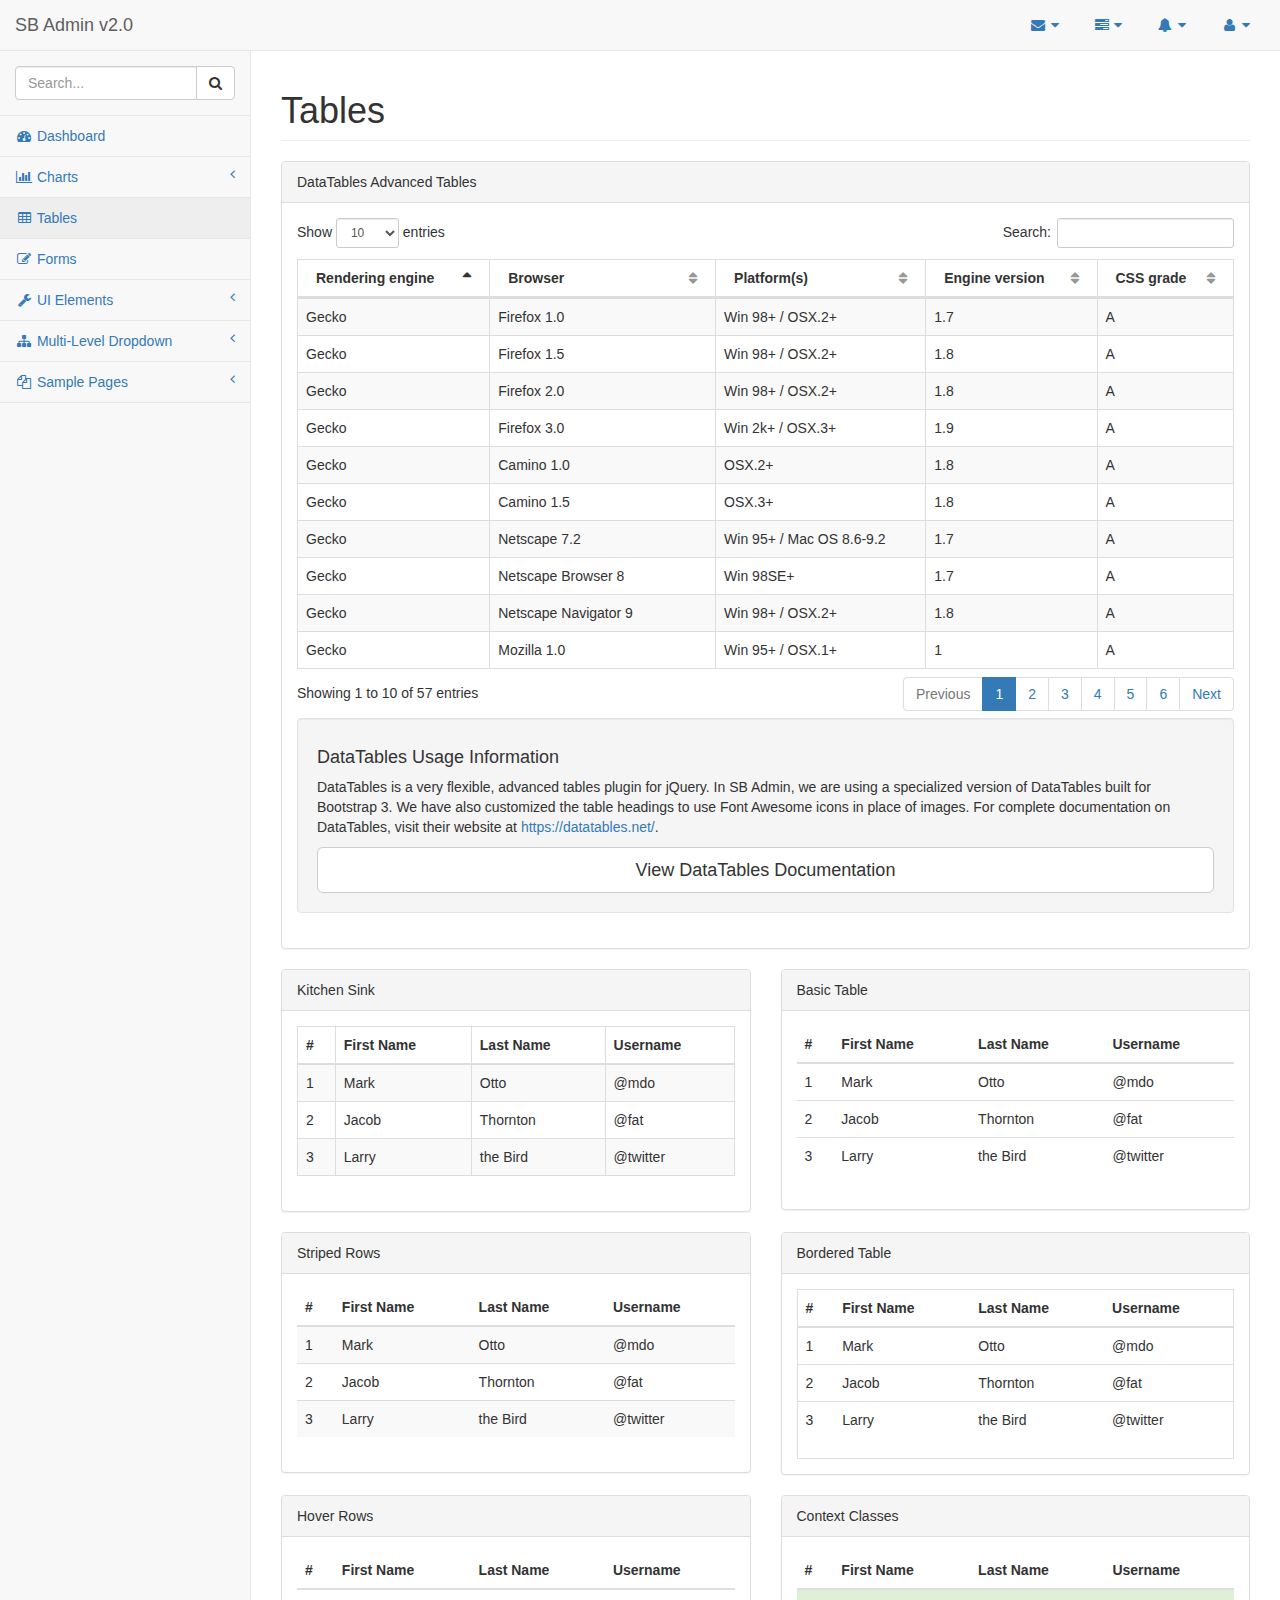
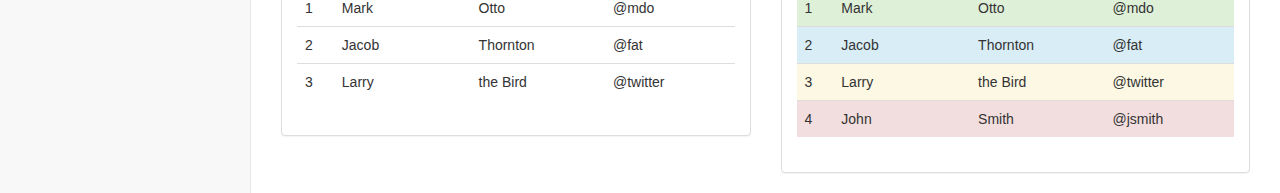
<file: pages/tables.html>
<!DOCTYPE html>
<html lang="en">

<head>

    <meta charset="utf-8">
    <meta http-equiv="X-UA-Compatible" content="IE=edge">
    <meta name="viewport" content="width=device-width, initial-scale=1">
    <meta name="description" content="">
    <meta name="author" content="">

    <title>SB Admin 2 - Bootstrap Admin Theme</title>

    <!-- Bootstrap Core CSS -->
    <link href="../vendor/bootstrap/css/bootstrap.min.css" rel="stylesheet">

    <!-- MetisMenu CSS -->
    <link href="../vendor/metisMenu/metisMenu.min.css" rel="stylesheet">

    <!-- DataTables CSS -->
    <link href="../vendor/datatables-plugins/dataTables.bootstrap.css" rel="stylesheet">

    <!-- DataTables Responsive CSS -->
    <link href="../vendor/datatables-responsive/dataTables.responsive.css" rel="stylesheet">

    <!-- Custom CSS -->
    <link href="../dist/css/sb-admin-2.css" rel="stylesheet">

    <!-- Custom Fonts -->
    <link href="../vendor/font-awesome/css/font-awesome.min.css" rel="stylesheet" type="text/css">

    <!-- HTML5 Shim and Respond.js IE8 support of HTML5 elements and media queries -->
    <!-- WARNING: Respond.js doesn't work if you view the page via file:// -->
    <!--[if lt IE 9]>
        <script src="https://oss.maxcdn.com/libs/html5shiv/3.7.0/html5shiv.js"></script>
        <script src="https://oss.maxcdn.com/libs/respond.js/1.4.2/respond.min.js"></script>
    <![endif]-->

</head>

<body>

    <div id="wrapper">

        <!-- Navigation -->
        <nav class="navbar navbar-default navbar-static-top" role="navigation" style="margin-bottom: 0">
            <div class="navbar-header">
                <button type="button" class="navbar-toggle" data-toggle="collapse" data-target=".navbar-collapse">
                    <span class="sr-only">Toggle navigation</span>
                    <span class="icon-bar"></span>
                    <span class="icon-bar"></span>
                    <span class="icon-bar"></span>
                </button>
                <a class="navbar-brand" href="index.html">SB Admin v2.0</a>
            </div>
            <!-- /.navbar-header -->

            <ul class="nav navbar-top-links navbar-right">
                <li class="dropdown">
                    <a class="dropdown-toggle" data-toggle="dropdown" href="#">
                        <i class="fa fa-envelope fa-fw"></i> <i class="fa fa-caret-down"></i>
                    </a>
                    <ul class="dropdown-menu dropdown-messages">
                        <li>
                            <a href="#">
                                <div>
                                    <strong>John Smith</strong>
                                    <span class="pull-right text-muted">
                                        <em>Yesterday</em>
                                    </span>
                                </div>
                                <div>Lorem ipsum dolor sit amet, consectetur adipiscing elit. Pellentesque eleifend...</div>
                            </a>
                        </li>
                        <li class="divider"></li>
                        <li>
                            <a href="#">
                                <div>
                                    <strong>John Smith</strong>
                                    <span class="pull-right text-muted">
                                        <em>Yesterday</em>
                                    </span>
                                </div>
                                <div>Lorem ipsum dolor sit amet, consectetur adipiscing elit. Pellentesque eleifend...</div>
                            </a>
                        </li>
                        <li class="divider"></li>
                        <li>
                            <a href="#">
                                <div>
                                    <strong>John Smith</strong>
                                    <span class="pull-right text-muted">
                                        <em>Yesterday</em>
                                    </span>
                                </div>
                                <div>Lorem ipsum dolor sit amet, consectetur adipiscing elit. Pellentesque eleifend...</div>
                            </a>
                        </li>
                        <li class="divider"></li>
                        <li>
                            <a class="text-center" href="#">
                                <strong>Read All Messages</strong>
                                <i class="fa fa-angle-right"></i>
                            </a>
                        </li>
                    </ul>
                    <!-- /.dropdown-messages -->
                </li>
                <!-- /.dropdown -->
                <li class="dropdown">
                    <a class="dropdown-toggle" data-toggle="dropdown" href="#">
                        <i class="fa fa-tasks fa-fw"></i> <i class="fa fa-caret-down"></i>
                    </a>
                    <ul class="dropdown-menu dropdown-tasks">
                        <li>
                            <a href="#">
                                <div>
                                    <p>
                                        <strong>Task 1</strong>
                                        <span class="pull-right text-muted">40% Complete</span>
                                    </p>
                                    <div class="progress progress-striped active">
                                        <div class="progress-bar progress-bar-success" role="progressbar" aria-valuenow="40" aria-valuemin="0" aria-valuemax="100" style="width: 40%">
                                            <span class="sr-only">40% Complete (success)</span>
                                        </div>
                                    </div>
                                </div>
                            </a>
                        </li>
                        <li class="divider"></li>
                        <li>
                            <a href="#">
                                <div>
                                    <p>
                                        <strong>Task 2</strong>
                                        <span class="pull-right text-muted">20% Complete</span>
                                    </p>
                                    <div class="progress progress-striped active">
                                        <div class="progress-bar progress-bar-info" role="progressbar" aria-valuenow="20" aria-valuemin="0" aria-valuemax="100" style="width: 20%">
                                            <span class="sr-only">20% Complete</span>
                                        </div>
                                    </div>
                                </div>
                            </a>
                        </li>
                        <li class="divider"></li>
                        <li>
                            <a href="#">
                                <div>
                                    <p>
                                        <strong>Task 3</strong>
                                        <span class="pull-right text-muted">60% Complete</span>
                                    </p>
                                    <div class="progress progress-striped active">
                                        <div class="progress-bar progress-bar-warning" role="progressbar" aria-valuenow="60" aria-valuemin="0" aria-valuemax="100" style="width: 60%">
                                            <span class="sr-only">60% Complete (warning)</span>
                                        </div>
                                    </div>
                                </div>
                            </a>
                        </li>
                        <li class="divider"></li>
                        <li>
                            <a href="#">
                                <div>
                                    <p>
                                        <strong>Task 4</strong>
                                        <span class="pull-right text-muted">80% Complete</span>
                                    </p>
                                    <div class="progress progress-striped active">
                                        <div class="progress-bar progress-bar-danger" role="progressbar" aria-valuenow="80" aria-valuemin="0" aria-valuemax="100" style="width: 80%">
                                            <span class="sr-only">80% Complete (danger)</span>
                                        </div>
                                    </div>
                                </div>
                            </a>
                        </li>
                        <li class="divider"></li>
                        <li>
                            <a class="text-center" href="#">
                                <strong>See All Tasks</strong>
                                <i class="fa fa-angle-right"></i>
                            </a>
                        </li>
                    </ul>
                    <!-- /.dropdown-tasks -->
                </li>
                <!-- /.dropdown -->
                <li class="dropdown">
                    <a class="dropdown-toggle" data-toggle="dropdown" href="#">
                        <i class="fa fa-bell fa-fw"></i> <i class="fa fa-caret-down"></i>
                    </a>
                    <ul class="dropdown-menu dropdown-alerts">
                        <li>
                            <a href="#">
                                <div>
                                    <i class="fa fa-comment fa-fw"></i> New Comment
                                    <span class="pull-right text-muted small">4 minutes ago</span>
                                </div>
                            </a>
                        </li>
                        <li class="divider"></li>
                        <li>
                            <a href="#">
                                <div>
                                    <i class="fa fa-twitter fa-fw"></i> 3 New Followers
                                    <span class="pull-right text-muted small">12 minutes ago</span>
                                </div>
                            </a>
                        </li>
                        <li class="divider"></li>
                        <li>
                            <a href="#">
                                <div>
                                    <i class="fa fa-envelope fa-fw"></i> Message Sent
                                    <span class="pull-right text-muted small">4 minutes ago</span>
                                </div>
                            </a>
                        </li>
                        <li class="divider"></li>
                        <li>
                            <a href="#">
                                <div>
                                    <i class="fa fa-tasks fa-fw"></i> New Task
                                    <span class="pull-right text-muted small">4 minutes ago</span>
                                </div>
                            </a>
                        </li>
                        <li class="divider"></li>
                        <li>
                            <a href="#">
                                <div>
                                    <i class="fa fa-upload fa-fw"></i> Server Rebooted
                                    <span class="pull-right text-muted small">4 minutes ago</span>
                                </div>
                            </a>
                        </li>
                        <li class="divider"></li>
                        <li>
                            <a class="text-center" href="#">
                                <strong>See All Alerts</strong>
                                <i class="fa fa-angle-right"></i>
                            </a>
                        </li>
                    </ul>
                    <!-- /.dropdown-alerts -->
                </li>
                <!-- /.dropdown -->
                <li class="dropdown">
                    <a class="dropdown-toggle" data-toggle="dropdown" href="#">
                        <i class="fa fa-user fa-fw"></i> <i class="fa fa-caret-down"></i>
                    </a>
                    <ul class="dropdown-menu dropdown-user">
                        <li><a href="#"><i class="fa fa-user fa-fw"></i> User Profile</a>
                        </li>
                        <li><a href="#"><i class="fa fa-gear fa-fw"></i> Settings</a>
                        </li>
                        <li class="divider"></li>
                        <li><a href="login.html"><i class="fa fa-sign-out fa-fw"></i> Logout</a>
                        </li>
                    </ul>
                    <!-- /.dropdown-user -->
                </li>
                <!-- /.dropdown -->
            </ul>
            <!-- /.navbar-top-links -->

            <div class="navbar-default sidebar" role="navigation">
                <div class="sidebar-nav navbar-collapse">
                    <ul class="nav" id="side-menu">
                        <li class="sidebar-search">
                            <div class="input-group custom-search-form">
                                <input type="text" class="form-control" placeholder="Search...">
                                <span class="input-group-btn">
                                <button class="btn btn-default" type="button">
                                    <i class="fa fa-search"></i>
                                </button>
                            </span>
                            </div>
                            <!-- /input-group -->
                        </li>
                        <li>
                            <a href="index.html"><i class="fa fa-dashboard fa-fw"></i> Dashboard</a>
                        </li>
                        <li>
                            <a href="#"><i class="fa fa-bar-chart-o fa-fw"></i> Charts<span class="fa arrow"></span></a>
                            <ul class="nav nav-second-level">
                                <li>
                                    <a href="flot.html">Flot Charts</a>
                                </li>
                                <li>
                                    <a href="morris.html">Morris.js Charts</a>
                                </li>
                            </ul>
                            <!-- /.nav-second-level -->
                        </li>
                        <li>
                            <a href="tables.html"><i class="fa fa-table fa-fw"></i> Tables</a>
                        </li>
                        <li>
                            <a href="forms.html"><i class="fa fa-edit fa-fw"></i> Forms</a>
                        </li>
                        <li>
                            <a href="#"><i class="fa fa-wrench fa-fw"></i> UI Elements<span class="fa arrow"></span></a>
                            <ul class="nav nav-second-level">
                                <li>
                                    <a href="panels-wells.html">Panels and Wells</a>
                                </li>
                                <li>
                                    <a href="buttons.html">Buttons</a>
                                </li>
                                <li>
                                    <a href="notifications.html">Notifications</a>
                                </li>
                                <li>
                                    <a href="typography.html">Typography</a>
                                </li>
                                <li>
                                    <a href="icons.html"> Icons</a>
                                </li>
                                <li>
                                    <a href="grid.html">Grid</a>
                                </li>
                            </ul>
                            <!-- /.nav-second-level -->
                        </li>
                        <li>
                            <a href="#"><i class="fa fa-sitemap fa-fw"></i> Multi-Level Dropdown<span class="fa arrow"></span></a>
                            <ul class="nav nav-second-level">
                                <li>
                                    <a href="#">Second Level Item</a>
                                </li>
                                <li>
                                    <a href="#">Second Level Item</a>
                                </li>
                                <li>
                                    <a href="#">Third Level <span class="fa arrow"></span></a>
                                    <ul class="nav nav-third-level">
                                        <li>
                                            <a href="#">Third Level Item</a>
                                        </li>
                                        <li>
                                            <a href="#">Third Level Item</a>
                                        </li>
                                        <li>
                                            <a href="#">Third Level Item</a>
                                        </li>
                                        <li>
                                            <a href="#">Third Level Item</a>
                                        </li>
                                    </ul>
                                    <!-- /.nav-third-level -->
                                </li>
                            </ul>
                            <!-- /.nav-second-level -->
                        </li>
                        <li>
                            <a href="#"><i class="fa fa-files-o fa-fw"></i> Sample Pages<span class="fa arrow"></span></a>
                            <ul class="nav nav-second-level">
                                <li>
                                    <a href="blank.html">Blank Page</a>
                                </li>
                                <li>
                                    <a href="login.html">Login Page</a>
                                </li>
                            </ul>
                            <!-- /.nav-second-level -->
                        </li>
                    </ul>
                </div>
                <!-- /.sidebar-collapse -->
            </div>
            <!-- /.navbar-static-side -->
        </nav>

        <div id="page-wrapper">
            <div class="row">
                <div class="col-lg-12">
                    <h1 class="page-header">Tables</h1>
                </div>
                <!-- /.col-lg-12 -->
            </div>
            <!-- /.row -->
            <div class="row">
                <div class="col-lg-12">
                    <div class="panel panel-default">
                        <div class="panel-heading">
                            DataTables Advanced Tables
                        </div>
                        <!-- /.panel-heading -->
                        <div class="panel-body">
                            <table width="100%" class="table table-striped table-bordered table-hover" id="dataTables-example">
                                <thead>
                                    <tr>
                                        <th>Rendering engine</th>
                                        <th>Browser</th>
                                        <th>Platform(s)</th>
                                        <th>Engine version</th>
                                        <th>CSS grade</th>
                                    </tr>
                                </thead>
                                <tbody>
                                    <tr class="odd gradeX">
                                        <td>Trident</td>
                                        <td>Internet Explorer 4.0</td>
                                        <td>Win 95+</td>
                                        <td class="center">4</td>
                                        <td class="center">X</td>
                                    </tr>
                                    <tr class="even gradeC">
                                        <td>Trident</td>
                                        <td>Internet Explorer 5.0</td>
                                        <td>Win 95+</td>
                                        <td class="center">5</td>
                                        <td class="center">C</td>
                                    </tr>
                                    <tr class="odd gradeA">
                                        <td>Trident</td>
                                        <td>Internet Explorer 5.5</td>
                                        <td>Win 95+</td>
                                        <td class="center">5.5</td>
                                        <td class="center">A</td>
                                    </tr>
                                    <tr class="even gradeA">
                                        <td>Trident</td>
                                        <td>Internet Explorer 6</td>
                                        <td>Win 98+</td>
                                        <td class="center">6</td>
                                        <td class="center">A</td>
                                    </tr>
                                    <tr class="odd gradeA">
                                        <td>Trident</td>
                                        <td>Internet Explorer 7</td>
                                        <td>Win XP SP2+</td>
                                        <td class="center">7</td>
                                        <td class="center">A</td>
                                    </tr>
                                    <tr class="even gradeA">
                                        <td>Trident</td>
                                        <td>AOL browser (AOL desktop)</td>
                                        <td>Win XP</td>
                                        <td class="center">6</td>
                                        <td class="center">A</td>
                                    </tr>
                                    <tr class="gradeA">
                                        <td>Gecko</td>
                                        <td>Firefox 1.0</td>
                                        <td>Win 98+ / OSX.2+</td>
                                        <td class="center">1.7</td>
                                        <td class="center">A</td>
                                    </tr>
                                    <tr class="gradeA">
                                        <td>Gecko</td>
                                        <td>Firefox 1.5</td>
                                        <td>Win 98+ / OSX.2+</td>
                                        <td class="center">1.8</td>
                                        <td class="center">A</td>
                                    </tr>
                                    <tr class="gradeA">
                                        <td>Gecko</td>
                                        <td>Firefox 2.0</td>
                                        <td>Win 98+ / OSX.2+</td>
                                        <td class="center">1.8</td>
                                        <td class="center">A</td>
                                    </tr>
                                    <tr class="gradeA">
                                        <td>Gecko</td>
                                        <td>Firefox 3.0</td>
                                        <td>Win 2k+ / OSX.3+</td>
                                        <td class="center">1.9</td>
                                        <td class="center">A</td>
                                    </tr>
                                    <tr class="gradeA">
                                        <td>Gecko</td>
                                        <td>Camino 1.0</td>
                                        <td>OSX.2+</td>
                                        <td class="center">1.8</td>
                                        <td class="center">A</td>
                                    </tr>
                                    <tr class="gradeA">
                                        <td>Gecko</td>
                                        <td>Camino 1.5</td>
                                        <td>OSX.3+</td>
                                        <td class="center">1.8</td>
                                        <td class="center">A</td>
                                    </tr>
                                    <tr class="gradeA">
                                        <td>Gecko</td>
                                        <td>Netscape 7.2</td>
                                        <td>Win 95+ / Mac OS 8.6-9.2</td>
                                        <td class="center">1.7</td>
                                        <td class="center">A</td>
                                    </tr>
                                    <tr class="gradeA">
                                        <td>Gecko</td>
                                        <td>Netscape Browser 8</td>
                                        <td>Win 98SE+</td>
                                        <td class="center">1.7</td>
                                        <td class="center">A</td>
                                    </tr>
                                    <tr class="gradeA">
                                        <td>Gecko</td>
                                        <td>Netscape Navigator 9</td>
                                        <td>Win 98+ / OSX.2+</td>
                                        <td class="center">1.8</td>
                                        <td class="center">A</td>
                                    </tr>
                                    <tr class="gradeA">
                                        <td>Gecko</td>
                                        <td>Mozilla 1.0</td>
                                        <td>Win 95+ / OSX.1+</td>
                                        <td class="center">1</td>
                                        <td class="center">A</td>
                                    </tr>
                                    <tr class="gradeA">
                                        <td>Gecko</td>
                                        <td>Mozilla 1.1</td>
                                        <td>Win 95+ / OSX.1+</td>
                                        <td class="center">1.1</td>
                                        <td class="center">A</td>
                                    </tr>
                                    <tr class="gradeA">
                                        <td>Gecko</td>
                                        <td>Mozilla 1.2</td>
                                        <td>Win 95+ / OSX.1+</td>
                                        <td class="center">1.2</td>
                                        <td class="center">A</td>
                                    </tr>
                                    <tr class="gradeA">
                                        <td>Gecko</td>
                                        <td>Mozilla 1.3</td>
                                        <td>Win 95+ / OSX.1+</td>
                                        <td class="center">1.3</td>
                                        <td class="center">A</td>
                                    </tr>
                                    <tr class="gradeA">
                                        <td>Gecko</td>
                                        <td>Mozilla 1.4</td>
                                        <td>Win 95+ / OSX.1+</td>
                                        <td class="center">1.4</td>
                                        <td class="center">A</td>
                                    </tr>
                                    <tr class="gradeA">
                                        <td>Gecko</td>
                                        <td>Mozilla 1.5</td>
                                        <td>Win 95+ / OSX.1+</td>
                                        <td class="center">1.5</td>
                                        <td class="center">A</td>
                                    </tr>
                                    <tr class="gradeA">
                                        <td>Gecko</td>
                                        <td>Mozilla 1.6</td>
                                        <td>Win 95+ / OSX.1+</td>
                                        <td class="center">1.6</td>
                                        <td class="center">A</td>
                                    </tr>
                                    <tr class="gradeA">
                                        <td>Gecko</td>
                                        <td>Mozilla 1.7</td>
                                        <td>Win 98+ / OSX.1+</td>
                                        <td class="center">1.7</td>
                                        <td class="center">A</td>
                                    </tr>
                                    <tr class="gradeA">
                                        <td>Gecko</td>
                                        <td>Mozilla 1.8</td>
                                        <td>Win 98+ / OSX.1+</td>
                                        <td class="center">1.8</td>
                                        <td class="center">A</td>
                                    </tr>
                                    <tr class="gradeA">
                                        <td>Gecko</td>
                                        <td>Seamonkey 1.1</td>
                                        <td>Win 98+ / OSX.2+</td>
                                        <td class="center">1.8</td>
                                        <td class="center">A</td>
                                    </tr>
                                    <tr class="gradeA">
                                        <td>Gecko</td>
                                        <td>Epiphany 2.20</td>
                                        <td>Gnome</td>
                                        <td class="center">1.8</td>
                                        <td class="center">A</td>
                                    </tr>
                                    <tr class="gradeA">
                                        <td>Webkit</td>
                                        <td>Safari 1.2</td>
                                        <td>OSX.3</td>
                                        <td class="center">125.5</td>
                                        <td class="center">A</td>
                                    </tr>
                                    <tr class="gradeA">
                                        <td>Webkit</td>
                                        <td>Safari 1.3</td>
                                        <td>OSX.3</td>
                                        <td class="center">312.8</td>
                                        <td class="center">A</td>
                                    </tr>
                                    <tr class="gradeA">
                                        <td>Webkit</td>
                                        <td>Safari 2.0</td>
                                        <td>OSX.4+</td>
                                        <td class="center">419.3</td>
                                        <td class="center">A</td>
                                    </tr>
                                    <tr class="gradeA">
                                        <td>Webkit</td>
                                        <td>Safari 3.0</td>
                                        <td>OSX.4+</td>
                                        <td class="center">522.1</td>
                                        <td class="center">A</td>
                                    </tr>
                                    <tr class="gradeA">
                                        <td>Webkit</td>
                                        <td>OmniWeb 5.5</td>
                                        <td>OSX.4+</td>
                                        <td class="center">420</td>
                                        <td class="center">A</td>
                                    </tr>
                                    <tr class="gradeA">
                                        <td>Webkit</td>
                                        <td>iPod Touch / iPhone</td>
                                        <td>iPod</td>
                                        <td class="center">420.1</td>
                                        <td class="center">A</td>
                                    </tr>
                                    <tr class="gradeA">
                                        <td>Webkit</td>
                                        <td>S60</td>
                                        <td>S60</td>
                                        <td class="center">413</td>
                                        <td class="center">A</td>
                                    </tr>
                                    <tr class="gradeA">
                                        <td>Presto</td>
                                        <td>Opera 7.0</td>
                                        <td>Win 95+ / OSX.1+</td>
                                        <td class="center">-</td>
                                        <td class="center">A</td>
                                    </tr>
                                    <tr class="gradeA">
                                        <td>Presto</td>
                                        <td>Opera 7.5</td>
                                        <td>Win 95+ / OSX.2+</td>
                                        <td class="center">-</td>
                                        <td class="center">A</td>
                                    </tr>
                                    <tr class="gradeA">
                                        <td>Presto</td>
                                        <td>Opera 8.0</td>
                                        <td>Win 95+ / OSX.2+</td>
                                        <td class="center">-</td>
                                        <td class="center">A</td>
                                    </tr>
                                    <tr class="gradeA">
                                        <td>Presto</td>
                                        <td>Opera 8.5</td>
                                        <td>Win 95+ / OSX.2+</td>
                                        <td class="center">-</td>
                                        <td class="center">A</td>
                                    </tr>
                                    <tr class="gradeA">
                                        <td>Presto</td>
                                        <td>Opera 9.0</td>
                                        <td>Win 95+ / OSX.3+</td>
                                        <td class="center">-</td>
                                        <td class="center">A</td>
                                    </tr>
                                    <tr class="gradeA">
                                        <td>Presto</td>
                                        <td>Opera 9.2</td>
                                        <td>Win 88+ / OSX.3+</td>
                                        <td class="center">-</td>
                                        <td class="center">A</td>
                                    </tr>
                                    <tr class="gradeA">
                                        <td>Presto</td>
                                        <td>Opera 9.5</td>
                                        <td>Win 88+ / OSX.3+</td>
                                        <td class="center">-</td>
                                        <td class="center">A</td>
                                    </tr>
                                    <tr class="gradeA">
                                        <td>Presto</td>
                                        <td>Opera for Wii</td>
                                        <td>Wii</td>
                                        <td class="center">-</td>
                                        <td class="center">A</td>
                                    </tr>
                                    <tr class="gradeA">
                                        <td>Presto</td>
                                        <td>Nokia N800</td>
                                        <td>N800</td>
                                        <td class="center">-</td>
                                        <td class="center">A</td>
                                    </tr>
                                    <tr class="gradeA">
                                        <td>Presto</td>
                                        <td>Nintendo DS browser</td>
                                        <td>Nintendo DS</td>
                                        <td class="center">8.5</td>
                                        <td class="center">C/A<sup>1</sup>
                                        </td>
                                    </tr>
                                    <tr class="gradeC">
                                        <td>KHTML</td>
                                        <td>Konqureror 3.1</td>
                                        <td>KDE 3.1</td>
                                        <td class="center">3.1</td>
                                        <td class="center">C</td>
                                    </tr>
                                    <tr class="gradeA">
                                        <td>KHTML</td>
                                        <td>Konqureror 3.3</td>
                                        <td>KDE 3.3</td>
                                        <td class="center">3.3</td>
                                        <td class="center">A</td>
                                    </tr>
                                    <tr class="gradeA">
                                        <td>KHTML</td>
                                        <td>Konqureror 3.5</td>
                                        <td>KDE 3.5</td>
                                        <td class="center">3.5</td>
                                        <td class="center">A</td>
                                    </tr>
                                    <tr class="gradeX">
                                        <td>Tasman</td>
                                        <td>Internet Explorer 4.5</td>
                                        <td>Mac OS 8-9</td>
                                        <td class="center">-</td>
                                        <td class="center">X</td>
                                    </tr>
                                    <tr class="gradeC">
                                        <td>Tasman</td>
                                        <td>Internet Explorer 5.1</td>
                                        <td>Mac OS 7.6-9</td>
                                        <td class="center">1</td>
                                        <td class="center">C</td>
                                    </tr>
                                    <tr class="gradeC">
                                        <td>Tasman</td>
                                        <td>Internet Explorer 5.2</td>
                                        <td>Mac OS 8-X</td>
                                        <td class="center">1</td>
                                        <td class="center">C</td>
                                    </tr>
                                    <tr class="gradeA">
                                        <td>Misc</td>
                                        <td>NetFront 3.1</td>
                                        <td>Embedded devices</td>
                                        <td class="center">-</td>
                                        <td class="center">C</td>
                                    </tr>
                                    <tr class="gradeA">
                                        <td>Misc</td>
                                        <td>NetFront 3.4</td>
                                        <td>Embedded devices</td>
                                        <td class="center">-</td>
                                        <td class="center">A</td>
                                    </tr>
                                    <tr class="gradeX">
                                        <td>Misc</td>
                                        <td>Dillo 0.8</td>
                                        <td>Embedded devices</td>
                                        <td class="center">-</td>
                                        <td class="center">X</td>
                                    </tr>
                                    <tr class="gradeX">
                                        <td>Misc</td>
                                        <td>Links</td>
                                        <td>Text only</td>
                                        <td class="center">-</td>
                                        <td class="center">X</td>
                                    </tr>
                                    <tr class="gradeX">
                                        <td>Misc</td>
                                        <td>Lynx</td>
                                        <td>Text only</td>
                                        <td class="center">-</td>
                                        <td class="center">X</td>
                                    </tr>
                                    <tr class="gradeC">
                                        <td>Misc</td>
                                        <td>IE Mobile</td>
                                        <td>Windows Mobile 6</td>
                                        <td class="center">-</td>
                                        <td class="center">C</td>
                                    </tr>
                                    <tr class="gradeC">
                                        <td>Misc</td>
                                        <td>PSP browser</td>
                                        <td>PSP</td>
                                        <td class="center">-</td>
                                        <td class="center">C</td>
                                    </tr>
                                    <tr class="gradeU">
                                        <td>Other browsers</td>
                                        <td>All others</td>
                                        <td>-</td>
                                        <td class="center">-</td>
                                        <td class="center">U</td>
                                    </tr>
                                </tbody>
                            </table>
                            <!-- /.table-responsive -->
                            <div class="well">
                                <h4>DataTables Usage Information</h4>
                                <p>DataTables is a very flexible, advanced tables plugin for jQuery. In SB Admin, we are using a specialized version of DataTables built for Bootstrap 3. We have also customized the table headings to use Font Awesome icons in place of images. For complete documentation on DataTables, visit their website at <a target="_blank" href="https://datatables.net/">https://datatables.net/</a>.</p>
                                <a class="btn btn-default btn-lg btn-block" target="_blank" href="https://datatables.net/">View DataTables Documentation</a>
                            </div>
                        </div>
                        <!-- /.panel-body -->
                    </div>
                    <!-- /.panel -->
                </div>
                <!-- /.col-lg-12 -->
            </div>
            <!-- /.row -->
            <div class="row">
                <div class="col-lg-6">
                    <div class="panel panel-default">
                        <div class="panel-heading">
                            Kitchen Sink
                        </div>
                        <!-- /.panel-heading -->
                        <div class="panel-body">
                            <div class="table-responsive">
                                <table class="table table-striped table-bordered table-hover">
                                    <thead>
                                        <tr>
                                            <th>#</th>
                                            <th>First Name</th>
                                            <th>Last Name</th>
                                            <th>Username</th>
                                        </tr>
                                    </thead>
                                    <tbody>
                                        <tr>
                                            <td>1</td>
                                            <td>Mark</td>
                                            <td>Otto</td>
                                            <td>@mdo</td>
                                        </tr>
                                        <tr>
                                            <td>2</td>
                                            <td>Jacob</td>
                                            <td>Thornton</td>
                                            <td>@fat</td>
                                        </tr>
                                        <tr>
                                            <td>3</td>
                                            <td>Larry</td>
                                            <td>the Bird</td>
                                            <td>@twitter</td>
                                        </tr>
                                    </tbody>
                                </table>
                            </div>
                            <!-- /.table-responsive -->
                        </div>
                        <!-- /.panel-body -->
                    </div>
                    <!-- /.panel -->
                </div>
                <!-- /.col-lg-6 -->
                <div class="col-lg-6">
                    <div class="panel panel-default">
                        <div class="panel-heading">
                            Basic Table
                        </div>
                        <!-- /.panel-heading -->
                        <div class="panel-body">
                            <div class="table-responsive">
                                <table class="table">
                                    <thead>
                                        <tr>
                                            <th>#</th>
                                            <th>First Name</th>
                                            <th>Last Name</th>
                                            <th>Username</th>
                                        </tr>
                                    </thead>
                                    <tbody>
                                        <tr>
                                            <td>1</td>
                                            <td>Mark</td>
                                            <td>Otto</td>
                                            <td>@mdo</td>
                                        </tr>
                                        <tr>
                                            <td>2</td>
                                            <td>Jacob</td>
                                            <td>Thornton</td>
                                            <td>@fat</td>
                                        </tr>
                                        <tr>
                                            <td>3</td>
                                            <td>Larry</td>
                                            <td>the Bird</td>
                                            <td>@twitter</td>
                                        </tr>
                                    </tbody>
                                </table>
                            </div>
                            <!-- /.table-responsive -->
                        </div>
                        <!-- /.panel-body -->
                    </div>
                    <!-- /.panel -->
                </div>
                <!-- /.col-lg-6 -->
            </div>
            <!-- /.row -->
            <div class="row">
                <div class="col-lg-6">
                    <div class="panel panel-default">
                        <div class="panel-heading">
                            Striped Rows
                        </div>
                        <!-- /.panel-heading -->
                        <div class="panel-body">
                            <div class="table-responsive">
                                <table class="table table-striped">
                                    <thead>
                                        <tr>
                                            <th>#</th>
                                            <th>First Name</th>
                                            <th>Last Name</th>
                                            <th>Username</th>
                                        </tr>
                                    </thead>
                                    <tbody>
                                        <tr>
                                            <td>1</td>
                                            <td>Mark</td>
                                            <td>Otto</td>
                                            <td>@mdo</td>
                                        </tr>
                                        <tr>
                                            <td>2</td>
                                            <td>Jacob</td>
                                            <td>Thornton</td>
                                            <td>@fat</td>
                                        </tr>
                                        <tr>
                                            <td>3</td>
                                            <td>Larry</td>
                                            <td>the Bird</td>
                                            <td>@twitter</td>
                                        </tr>
                                    </tbody>
                                </table>
                            </div>
                            <!-- /.table-responsive -->
                        </div>
                        <!-- /.panel-body -->
                    </div>
                    <!-- /.panel -->
                </div>
                <!-- /.col-lg-6 -->
                <div class="col-lg-6">
                    <div class="panel panel-default">
                        <div class="panel-heading">
                            Bordered Table
                        </div>
                        <!-- /.panel-heading -->
                        <div class="panel-body">
                            <div class="table-responsive table-bordered">
                                <table class="table">
                                    <thead>
                                        <tr>
                                            <th>#</th>
                                            <th>First Name</th>
                                            <th>Last Name</th>
                                            <th>Username</th>
                                        </tr>
                                    </thead>
                                    <tbody>
                                        <tr>
                                            <td>1</td>
                                            <td>Mark</td>
                                            <td>Otto</td>
                                            <td>@mdo</td>
                                        </tr>
                                        <tr>
                                            <td>2</td>
                                            <td>Jacob</td>
                                            <td>Thornton</td>
                                            <td>@fat</td>
                                        </tr>
                                        <tr>
                                            <td>3</td>
                                            <td>Larry</td>
                                            <td>the Bird</td>
                                            <td>@twitter</td>
                                        </tr>
                                    </tbody>
                                </table>
                            </div>
                            <!-- /.table-responsive -->
                        </div>
                        <!-- /.panel-body -->
                    </div>
                    <!-- /.panel -->
                </div>
                <!-- /.col-lg-6 -->
            </div>
            <!-- /.row -->
            <div class="row">
                <div class="col-lg-6">
                    <div class="panel panel-default">
                        <div class="panel-heading">
                            Hover Rows
                        </div>
                        <!-- /.panel-heading -->
                        <div class="panel-body">
                            <div class="table-responsive">
                                <table class="table table-hover">
                                    <thead>
                                        <tr>
                                            <th>#</th>
                                            <th>First Name</th>
                                            <th>Last Name</th>
                                            <th>Username</th>
                                        </tr>
                                    </thead>
                                    <tbody>
                                        <tr>
                                            <td>1</td>
                                            <td>Mark</td>
                                            <td>Otto</td>
                                            <td>@mdo</td>
                                        </tr>
                                        <tr>
                                            <td>2</td>
                                            <td>Jacob</td>
                                            <td>Thornton</td>
                                            <td>@fat</td>
                                        </tr>
                                        <tr>
                                            <td>3</td>
                                            <td>Larry</td>
                                            <td>the Bird</td>
                                            <td>@twitter</td>
                                        </tr>
                                    </tbody>
                                </table>
                            </div>
                            <!-- /.table-responsive -->
                        </div>
                        <!-- /.panel-body -->
                    </div>
                    <!-- /.panel -->
                </div>
                <!-- /.col-lg-6 -->
                <div class="col-lg-6">
                    <div class="panel panel-default">
                        <div class="panel-heading">
                            Context Classes
                        </div>
                        <!-- /.panel-heading -->
                        <div class="panel-body">
                            <div class="table-responsive">
                                <table class="table">
                                    <thead>
                                        <tr>
                                            <th>#</th>
                                            <th>First Name</th>
                                            <th>Last Name</th>
                                            <th>Username</th>
                                        </tr>
                                    </thead>
                                    <tbody>
                                        <tr class="success">
                                            <td>1</td>
                                            <td>Mark</td>
                                            <td>Otto</td>
                                            <td>@mdo</td>
                                        </tr>
                                        <tr class="info">
                                            <td>2</td>
                                            <td>Jacob</td>
                                            <td>Thornton</td>
                                            <td>@fat</td>
                                        </tr>
                                        <tr class="warning">
                                            <td>3</td>
                                            <td>Larry</td>
                                            <td>the Bird</td>
                                            <td>@twitter</td>
                                        </tr>
                                        <tr class="danger">
                                            <td>4</td>
                                            <td>John</td>
                                            <td>Smith</td>
                                            <td>@jsmith</td>
                                        </tr>
                                    </tbody>
                                </table>
                            </div>
                            <!-- /.table-responsive -->
                        </div>
                        <!-- /.panel-body -->
                    </div>
                    <!-- /.panel -->
                </div>
                <!-- /.col-lg-6 -->
            </div>
            <!-- /.row -->
        </div>
        <!-- /#page-wrapper -->

    </div>
    <!-- /#wrapper -->

    <!-- jQuery -->
    <script src="../vendor/jquery/jquery.min.js"></script>

    <!-- Bootstrap Core JavaScript -->
    <script src="../vendor/bootstrap/js/bootstrap.min.js"></script>

    <!-- Metis Menu Plugin JavaScript -->
    <script src="../vendor/metisMenu/metisMenu.min.js"></script>

    <!-- DataTables JavaScript -->
    <script src="../vendor/datatables/js/jquery.dataTables.min.js"></script>
    <script src="../vendor/datatables-plugins/dataTables.bootstrap.min.js"></script>
    <script src="../vendor/datatables-responsive/dataTables.responsive.js"></script>

    <!-- Custom Theme JavaScript -->
    <script src="../dist/js/sb-admin-2.js"></script>

    <!-- Page-Level Demo Scripts - Tables - Use for reference -->
    <script>
    $(document).ready(function() {
        $('#dataTables-example').DataTable({
            responsive: true
        });
    });
    </script>

</body>

</html>
</file>
<file: css/sucem.css>
body{
    background: white;
}

#wrapper{
    background-color: white;
}

#test{
    background-color: #cc0000;
    color: white;
    text-decoration: none;
}

#test:active {
    background-color: #cc0000;
    color: white;
    text-decoration: none;
}

#test:focus {
    background-color: #cc0000;
    color: white;
    text-decoration: none;
}

#test:hover {
    background-color: #e60000;
    color: white;
    text-decoration: none;
}

#barra_notificaciones, #menuSuperior, #barra_navegacion {
    background-color: #cc0000;
}

.anchoInputs-productos{width: 75%}
#contenedor-pag{
    display: flex;
    align-items: center;
    flex-direction: column;
}
#ButtonWidth{
    width: 100%;
}
</file>
<file: vendor/morrisjs/morris.css>
.morris-hover{position:absolute;z-index:1000}.morris-hover.morris-default-style{border-radius:10px;padding:6px;color:#666;background:rgba(255,255,255,0.8);border:solid 2px rgba(230,230,230,0.8);font-family:sans-serif;font-size:12px;text-align:center}.morris-hover.morris-default-style .morris-hover-row-label{font-weight:bold;margin:0.25em 0}
.morris-hover.morris-default-style .morris-hover-point{white-space:nowrap;margin:0.1em 0}
</file>
<file: vendor/datatables-responsive/dataTables.responsive.css>
table.dataTable.dtr-inline.collapsed > tbody > tr > td:first-child,
table.dataTable.dtr-inline.collapsed > tbody > tr > th:first-child {
  position: relative;
  padding-left: 30px;
  cursor: pointer;
}
table.dataTable.dtr-inline.collapsed > tbody > tr > td:first-child:before,
table.dataTable.dtr-inline.collapsed > tbody > tr > th:first-child:before {
  top: 8px;
  left: 4px;
  height: 16px;
  width: 16px;
  display: block;
  position: absolute;
  color: white;
  border: 2px solid white;
  border-radius: 16px;
  text-align: center;
  line-height: 14px;
  box-shadow: 0 0 3px #444;
  box-sizing: content-box;
  content: '+';
  background-color: #31b131;
}
table.dataTable.dtr-inline.collapsed > tbody > tr > td:first-child.dataTables_empty:before,
table.dataTable.dtr-inline.collapsed > tbody > tr > th:first-child.dataTables_empty:before {
  display: none;
}
table.dataTable.dtr-inline.collapsed > tbody > tr.parent > td:first-child:before,
table.dataTable.dtr-inline.collapsed > tbody > tr.parent > th:first-child:before {
  content: '-';
  background-color: #d33333;
}
table.dataTable.dtr-inline.collapsed > tbody > tr.child td:before {
  display: none;
}
table.dataTable.dtr-inline.collapsed.compact > tbody > tr > td:first-child,
table.dataTable.dtr-inline.collapsed.compact > tbody > tr > th:first-child {
  padding-left: 27px;
}
table.dataTable.dtr-inline.collapsed.compact > tbody > tr > td:first-child:before,
table.dataTable.dtr-inline.collapsed.compact > tbody > tr > th:first-child:before {
  top: 5px;
  left: 4px;
  height: 14px;
  width: 14px;
  border-radius: 14px;
  line-height: 12px;
}
table.dataTable.dtr-column > tbody > tr > td.control,
table.dataTable.dtr-column > tbody > tr > th.control {
  position: relative;
  cursor: pointer;
}
table.dataTable.dtr-column > tbody > tr > td.control:before,
table.dataTable.dtr-column > tbody > tr > th.control:before {
  top: 50%;
  left: 50%;
  height: 16px;
  width: 16px;
  margin-top: -10px;
  margin-left: -10px;
  display: block;
  position: absolute;
  color: white;
  border: 2px solid white;
  border-radius: 16px;
  text-align: center;
  line-height: 14px;
  box-shadow: 0 0 3px #444;
  box-sizing: content-box;
  content: '+';
  background-color: #31b131;
}
table.dataTable.dtr-column > tbody > tr.parent td.control:before,
table.dataTable.dtr-column > tbody > tr.parent th.control:before {
  content: '-';
  background-color: #d33333;
}
table.dataTable > tbody > tr.child {
  padding: 0.5em 1em;
}
table.dataTable > tbody > tr.child:hover {
  background: transparent !important;
}
table.dataTable > tbody > tr.child ul {
  display: inline-block;
  list-style-type: none;
  margin: 0;
  padding: 0;
}
table.dataTable > tbody > tr.child ul li {
  border-bottom: 1px solid #efefef;
  padding: 0.5em 0;
}
table.dataTable > tbody > tr.child ul li:first-child {
  padding-top: 0;
}
table.dataTable > tbody > tr.child ul li:last-child {
  border-bottom: none;
}
table.dataTable > tbody > tr.child span.dtr-title {
  display: inline-block;
  min-width: 75px;
  font-weight: bold;
}
</file>
<file: vendor/metisMenu/metisMenu.min.css>
/*
 * metismenu - v1.1.3
 * Easy menu jQuery plugin for Twitter Bootstrap 3
 * https://github.com/onokumus/metisMenu
 *
 * Made by Osman Nuri Okumus
 * Under MIT License
 */

.arrow{float:right;line-height:1.42857}.glyphicon.arrow:before{content:"\e079"}.active>a>.glyphicon.arrow:before{content:"\e114"}.fa.arrow:before{content:"\f104"}.active>a>.fa.arrow:before{content:"\f107"}.plus-times{float:right}.fa.plus-times:before{content:"\f067"}.active>a>.fa.plus-times{filter:progid:DXImageTransform.Microsoft.BasicImage(rotation=1);-webkit-transform:rotate(45deg);-moz-transform:rotate(45deg);-ms-transform:rotate(45deg);-o-transform:rotate(45deg);transform:rotate(45deg)}.plus-minus{float:right}.fa.plus-minus:before{content:"\f067"}.active>a>.fa.plus-minus:before{content:"\f068"}
</file>
<file: dist/css/sb-admin-2.css>
/*!
 * Start Bootstrap - SB Admin 2 v3.3.7+1 (http://startbootstrap.com/template-overviews/sb-admin-2)
 * Copyright 2013-2016 Start Bootstrap
 * Licensed under MIT (https://github.com/BlackrockDigital/startbootstrap/blob/gh-pages/LICENSE)
 */
body {
  background-color: #f8f8f8;
}
#wrapper {
  width: 100%;
}
#page-wrapper {
  padding: 0 15px;
  min-height: 568px;
  background-color: white;
}
@media (min-width: 768px) {
  #page-wrapper {
    position: inherit;
    margin: 0 0 0 250px;
    padding: 0 30px;
    border-left: 1px solid #e7e7e7;
  }
}
.navbar-top-links {
  margin-right: 0;
}
.navbar-top-links li {
  display: inline-block;
}
.navbar-top-links li:last-child {
  margin-right: 15px;
}
.navbar-top-links li a {
  padding: 15px;
  min-height: 50px;
}
.navbar-top-links .dropdown-menu li {
  display: block;
}
.navbar-top-links .dropdown-menu li:last-child {
  margin-right: 0;
}
.navbar-top-links .dropdown-menu li a {
  padding: 3px 20px;
  min-height: 0;
}
.navbar-top-links .dropdown-menu li a div {
  white-space: normal;
}
.navbar-top-links .dropdown-messages,
.navbar-top-links .dropdown-tasks,
.navbar-top-links .dropdown-alerts {
  width: 310px;
  min-width: 0;
}
.navbar-top-links .dropdown-messages {
  margin-left: 5px;
}
.navbar-top-links .dropdown-tasks {
  margin-left: -59px;
}
.navbar-top-links .dropdown-alerts {
  margin-left: -123px;
}
.navbar-top-links .dropdown-user {
  right: 0;
  left: auto;
}
.sidebar .sidebar-nav.navbar-collapse {
  padding-left: 0;
  padding-right: 0;
}
.sidebar .sidebar-search {
  padding: 15px;
}
.sidebar ul li {
  border-bottom: 1px solid #e7e7e7;
}
.sidebar ul li a.active {
  background-color: #eeeeee;
}
.sidebar .arrow {
  float: right;
}
.sidebar .fa.arrow:before {
  content: "\f104";
}
.sidebar .active > a > .fa.arrow:before {
  content: "\f107";
}
.sidebar .nav-second-level li,
.sidebar .nav-third-level li {
  border-bottom: none !important;
}
.sidebar .nav-second-level li a {
  padding-left: 37px;
}
.sidebar .nav-third-level li a {
  padding-left: 52px;
}
@media (min-width: 768px) {
  .sidebar {
    z-index: 1;
    position: absolute;
    width: 250px;
    margin-top: 51px;
  }
  .navbar-top-links .dropdown-messages,
  .navbar-top-links .dropdown-tasks,
  .navbar-top-links .dropdown-alerts {
    margin-left: auto;
  }
}
.btn-outline {
  color: inherit;
  background-color: transparent;
  transition: all .5s;
}
.btn-primary.btn-outline {
  color: #428bca;
}
.btn-success.btn-outline {
  color: #5cb85c;
}
.btn-info.btn-outline {
  color: #5bc0de;
}
.btn-warning.btn-outline {
  color: #f0ad4e;
}
.btn-danger.btn-outline {
  color: #d9534f;
}
.btn-primary.btn-outline:hover,
.btn-success.btn-outline:hover,
.btn-info.btn-outline:hover,
.btn-warning.btn-outline:hover,
.btn-danger.btn-outline:hover {
  color: white;
}
.chat {
  margin: 0;
  padding: 0;
  list-style: none;
}
.chat li {
  margin-bottom: 10px;
  padding-bottom: 5px;
  border-bottom: 1px dotted #999999;
}
.chat li.left .chat-body {
  margin-left: 60px;
}
.chat li.right .chat-body {
  margin-right: 60px;
}
.chat li .chat-body p {
  margin: 0;
}
.panel .slidedown .glyphicon,
.chat .glyphicon {
  margin-right: 5px;
}
.chat-panel .panel-body {
  height: 350px;
  overflow-y: scroll;
}
.login-panel {
  margin-top: 25%;
}
.flot-chart {
  display: block;
  height: 400px;
}
.flot-chart-content {
  width: 100%;
  height: 100%;
}
table.dataTable thead .sorting,
table.dataTable thead .sorting_asc,
table.dataTable thead .sorting_desc,
table.dataTable thead .sorting_asc_disabled,
table.dataTable thead .sorting_desc_disabled {
  background: transparent;
}
table.dataTable thead .sorting_asc:after {
  content: "\f0de";
  float: right;
  font-family: fontawesome;
}
table.dataTable thead .sorting_desc:after {
  content: "\f0dd";
  float: right;
  font-family: fontawesome;
}
table.dataTable thead .sorting:after {
  content: "\f0dc";
  float: right;
  font-family: fontawesome;
  color: rgba(50, 50, 50, 0.5);
}
.btn-circle {
  width: 30px;
  height: 30px;
  padding: 6px 0;
  border-radius: 15px;
  text-align: center;
  font-size: 12px;
  line-height: 1.428571429;
}
.btn-circle.btn-lg {
  width: 50px;
  height: 50px;
  padding: 10px 16px;
  border-radius: 25px;
  font-size: 18px;
  line-height: 1.33;
}
.btn-circle.btn-xl {
  width: 70px;
  height: 70px;
  padding: 10px 16px;
  border-radius: 35px;
  font-size: 24px;
  line-height: 1.33;
}
.show-grid [class^="col-"] {
  padding-top: 10px;
  padding-bottom: 10px;
  border: 1px solid #ddd;
  background-color: #eee !important;
}
.show-grid {
  margin: 15px 0;
}
.huge {
  font-size: 40px;
}
.panel-green {
  border-color: #5cb85c;
}
.panel-green > .panel-heading {
  border-color: #5cb85c;
  color: white;
  background-color: #5cb85c;
}
.panel-green > a {
  color: #5cb85c;
}
.panel-green > a:hover {
  color: #3d8b3d;
}
.panel-red {
  border-color: #d9534f;
}
.panel-red > .panel-heading {
  border-color: #d9534f;
  color: white;
  background-color: #d9534f;
}
.panel-red > a {
  color: #d9534f;
}
.panel-red > a:hover {
  color: #b52b27;
}
.panel-yellow {
  border-color: #f0ad4e;
}
.panel-yellow > .panel-heading {
  border-color: #f0ad4e;
  color: white;
  background-color: #f0ad4e;
}
.panel-yellow > a {
  color: #f0ad4e;
}
.panel-yellow > a:hover {
  color: #df8a13;
}
.timeline {
  position: relative;
  padding: 20px 0 20px;
  list-style: none;
}
.timeline:before {
  content: " ";
  position: absolute;
  top: 0;
  bottom: 0;
  left: 50%;
  width: 3px;
  margin-left: -1.5px;
  background-color: #eeeeee;
}
.timeline > li {
  position: relative;
  margin-bottom: 20px;
}
.timeline > li:before,
.timeline > li:after {
  content: " ";
  display: table;
}
.timeline > li:after {
  clear: both;
}
.timeline > li:before,
.timeline > li:after {
  content: " ";
  display: table;
}
.timeline > li:after {
  clear: both;
}
.timeline > li > .timeline-panel {
  float: left;
  position: relative;
  width: 46%;
  padding: 20px;
  border: 1px solid #d4d4d4;
  border-radius: 2px;
  -webkit-box-shadow: 0 1px 6px rgba(0, 0, 0, 0.175);
  box-shadow: 0 1px 6px rgba(0, 0, 0, 0.175);
}
.timeline > li > .timeline-panel:before {
  content: " ";
  display: inline-block;
  position: absolute;
  top: 26px;
  right: -15px;
  border-top: 15px solid transparent;
  border-right: 0 solid #ccc;
  border-bottom: 15px solid transparent;
  border-left: 15px solid #ccc;
}
.timeline > li > .timeline-panel:after {
  content: " ";
  display: inline-block;
  position: absolute;
  top: 27px;
  right: -14px;
  border-top: 14px solid transparent;
  border-right: 0 solid #fff;
  border-bottom: 14px solid transparent;
  border-left: 14px solid #fff;
}
.timeline > li > .timeline-badge {
  z-index: 100;
  position: absolute;
  top: 16px;
  left: 50%;
  width: 50px;
  height: 50px;
  margin-left: -25px;
  border-radius: 50% 50% 50% 50%;
  text-align: center;
  font-size: 1.4em;
  line-height: 50px;
  color: #fff;
  background-color: #999999;
}
.timeline > li.timeline-inverted > .timeline-panel {
  float: right;
}
.timeline > li.timeline-inverted > .timeline-panel:before {
  right: auto;
  left: -15px;
  border-right-width: 15px;
  border-left-width: 0;
}
.timeline > li.timeline-inverted > .timeline-panel:after {
  right: auto;
  left: -14px;
  border-right-width: 14px;
  border-left-width: 0;
}
.timeline-badge.primary {
  background-color: #2e6da4 !important;
}
.timeline-badge.success {
  background-color: #3f903f !important;
}
.timeline-badge.warning {
  background-color: #f0ad4e !important;
}
.timeline-badge.danger {
  background-color: #d9534f !important;
}
.timeline-badge.info {
  background-color: #5bc0de !important;
}
.timeline-title {
  margin-top: 0;
  color: inherit;
}
.timeline-body > p,
.timeline-body > ul {
  margin-bottom: 0;
}
.timeline-body > p + p {
  margin-top: 5px;
}
@media (max-width: 767px) {
  ul.timeline:before {
    left: 40px;
  }
  ul.timeline > li > .timeline-panel {
    width: calc(10%);
    width: -moz-calc(10%);
    width: -webkit-calc(10%);
  }
  ul.timeline > li > .timeline-badge {
    top: 16px;
    left: 15px;
    margin-left: 0;
  }
  ul.timeline > li > .timeline-panel {
    float: right;
  }
  ul.timeline > li > .timeline-panel:before {
    right: auto;
    left: -15px;
    border-right-width: 15px;
    border-left-width: 0;
  }
  ul.timeline > li > .timeline-panel:after {
    right: auto;
    left: -14px;
    border-right-width: 14px;
    border-left-width: 0;
  }
}
</file>
